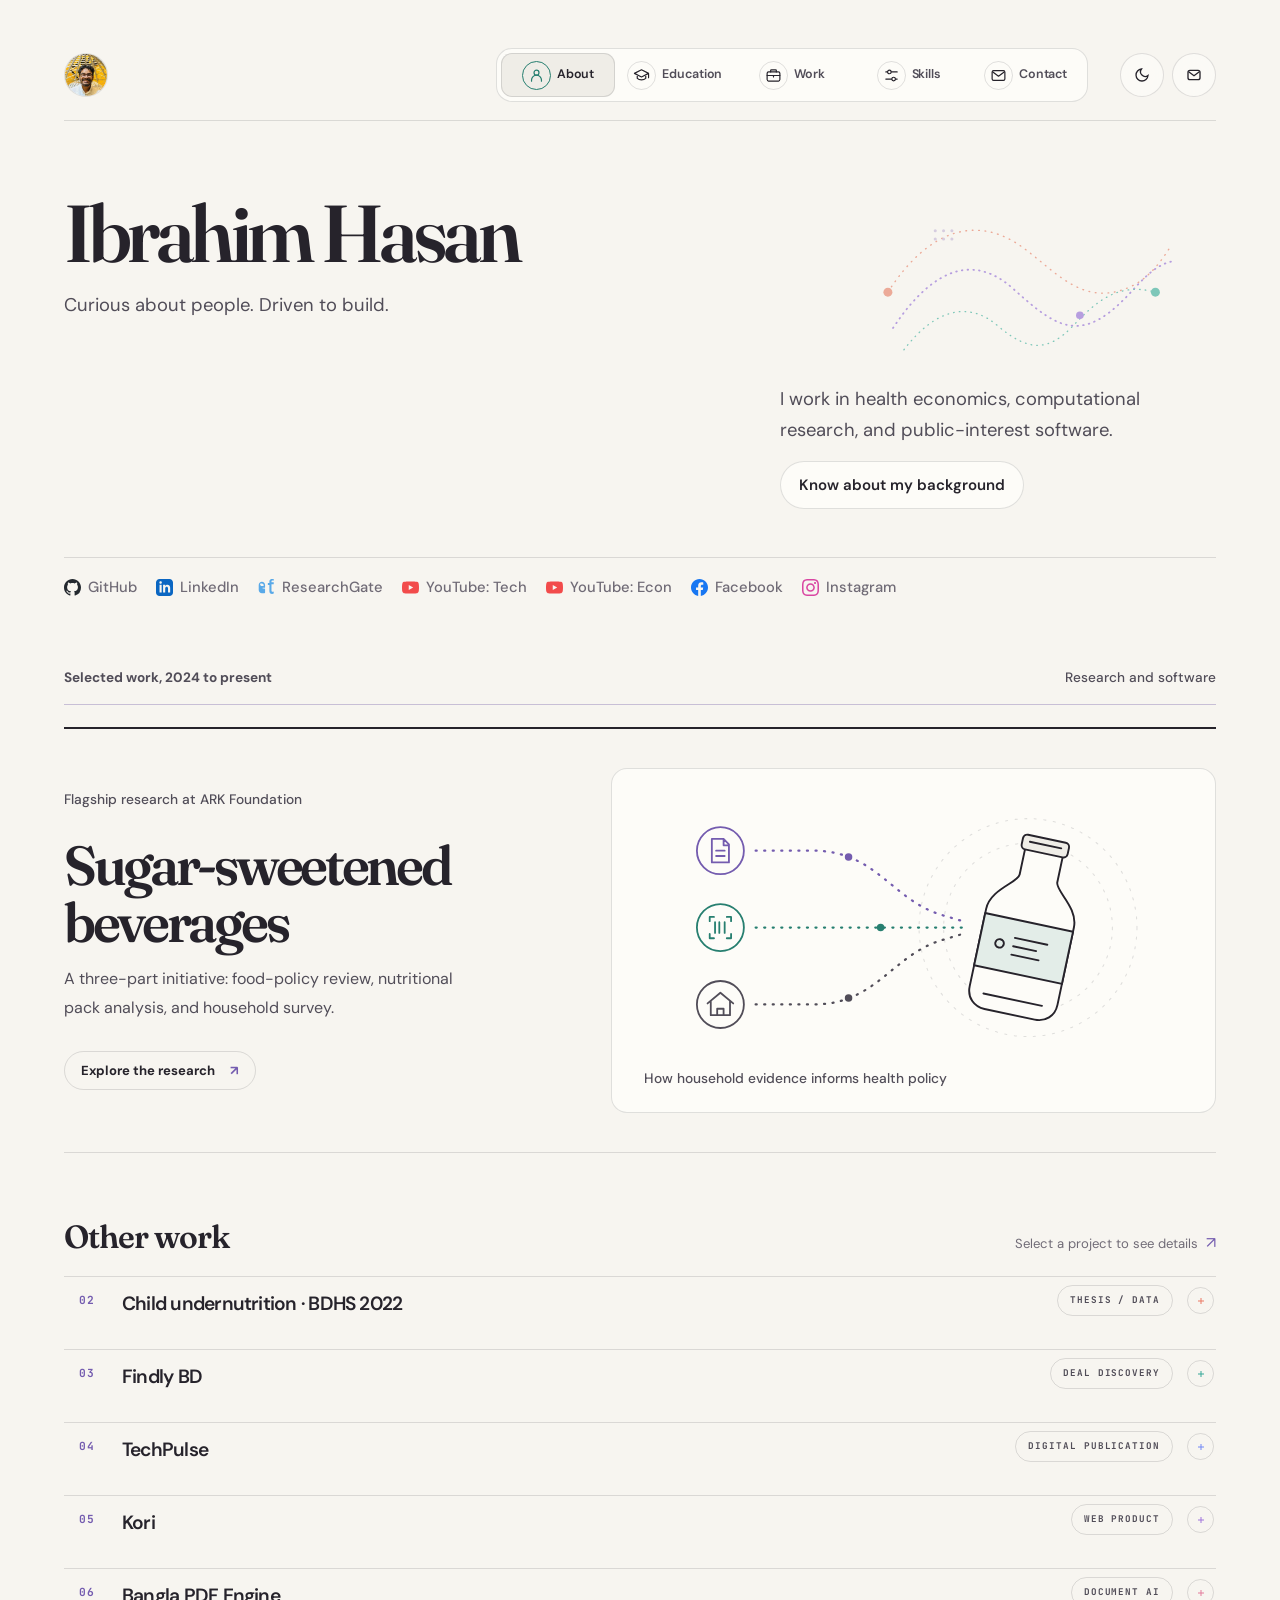
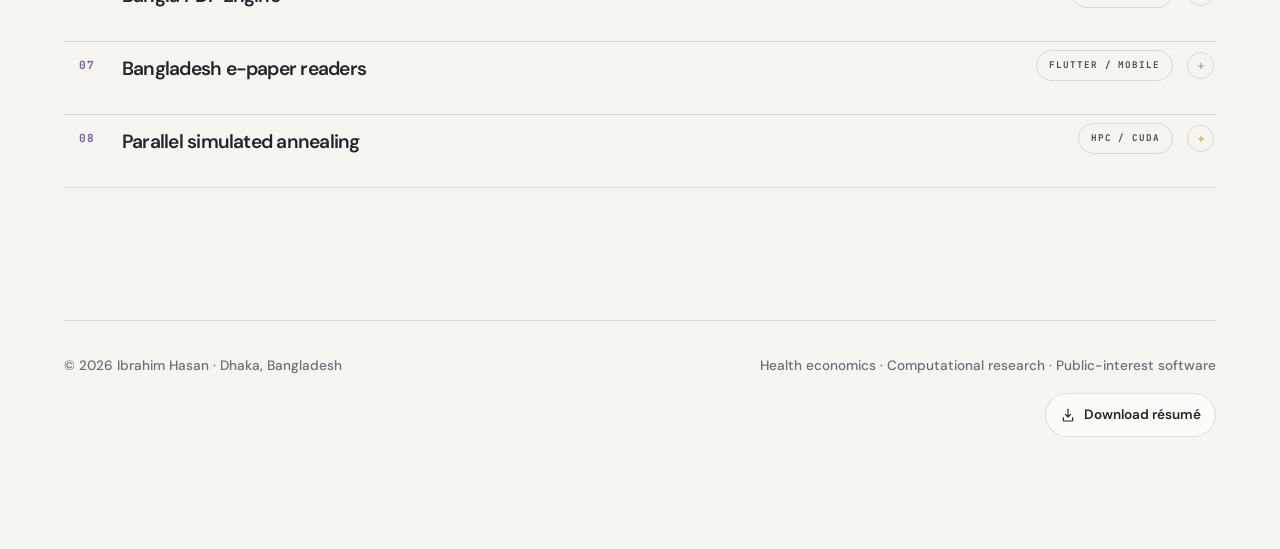
<file: index.html>
<!DOCTYPE html>
<html lang="en" data-theme="light">
<head>
  <meta charset="UTF-8">
  <style>html{background-color:#f7f5f0}html[data-theme="dark"]{background-color:#17161a}</style>
  <script>try{const savedTheme=localStorage.getItem('ih_theme');if(savedTheme==='dark'||savedTheme==='light')document.documentElement.setAttribute('data-theme',savedTheme)}catch{}</script>
  <meta name="viewport" content="width=device-width, initial-scale=1.0">
  <title>About Ibrahim Hasan — Economics, Research &amp; Building</title>
  <meta name="description" content="Ibrahim Hasan. Quantitative Health Researcher at ARK Foundation and M.S. Computational Sciences student at North South University. B.S.S. Economics from University of Dhaka.">
  <meta name="author" content="Ibrahim Hasan">
  <meta name="keywords" content="Ibrahim Hasan, Health Economics, Public Health, Econometrics, Flutter Developer, Bangladesh, BDHS, SSB Policy, HPC, North South University, University of Dhaka">
  
  <!-- Open Graph -->
  <meta property="og:type" content="website">
  <meta property="og:title" content="Ibrahim Hasan — Health Economist & Computational Systems Engineer">
  <meta property="og:description" content="Empirical health policy, advanced computational methods, and production open-source software.">
  
  <!-- Fonts -->
  <link rel="preconnect" href="https://fonts.googleapis.com">
  <link rel="preconnect" href="https://fonts.gstatic.com" crossorigin>
  <link href="https://fonts.googleapis.com/css2?family=DM+Sans:ital,opsz,wght@0,9..40,400;0,9..40,500;0,9..40,600;0,9..40,700;0,9..40,800;1,9..40,500;1,9..40,700&family=Fraunces:ital,opsz,wght@0,9..144,400;0,9..144,500;0,9..144,600;1,9..144,400;1,9..144,500;1,9..144,600&family=JetBrains+Mono:wght@400;500&display=swap" rel="stylesheet">
  
  <!-- Stylesheet -->
  <link rel="stylesheet" href="css/style.css?v=7.19">
</head>
<body data-page="about">
  <!-- Ambient Desktop Spotlight Layer (Emil Kowalski Widescreen Atmosphere) -->
  <div class="ambient-spotlight" id="ambient-spotlight" aria-hidden="true"></div>

  <div class="app-container">
    <!-- Top Header -->
    <header class="site-header">
      <div class="header-row">
        <div class="brand-mark">
          <img src="assets/ibrahim-hasan-avatar.jpg" alt="Ibrahim Hasan" width="44" height="44">
        </div>


        <nav class="site-nav" aria-label="Main navigation">
          <a class="site-nav-link" href="index.html" data-page-link="about" aria-current="page"><svg class="nav-icon" viewBox="0 0 24 24" aria-hidden="true"><circle cx="12" cy="8" r="3.5"/><path d="M5 20v-1.5a7 7 0 0 1 14 0V20"/></svg><span>About</span></a>
          <a class="site-nav-link" href="education.html" data-page-link="education"><svg class="nav-icon" viewBox="0 0 24 24" aria-hidden="true"><path d="m2 9 10-5 10 5-10 5-10-5Zm4 2v5c3 3 9 3 12 0v-5m4-2v6"/></svg><span>Education</span></a>
          <a class="site-nav-link" href="work.html" data-page-link="work"><svg class="nav-icon" viewBox="0 0 24 24" aria-hidden="true"><rect x="3" y="7" width="18" height="13" rx="2"/><path d="M8 7V5a1 1 0 0 1 1-1h6a1 1 0 0 1 1 1v2M3 12h18m-9 0v2"/></svg><span>Work</span></a>
          <a class="site-nav-link" href="skills.html" data-page-link="skills"><svg class="nav-icon" viewBox="0 0 24 24" aria-hidden="true"><path d="M4 7h16M4 17h16"/><circle cx="9" cy="7" r="2.5"/><circle cx="15" cy="17" r="2.5"/></svg><span>Skills</span></a>
          <a class="site-nav-link" href="contact.html" data-page-link="contact"><svg class="nav-icon" viewBox="0 0 24 24" aria-hidden="true"><rect x="3" y="5" width="18" height="14" rx="2"/><path d="m4 7 8 6 8-6"/></svg><span>Contact</span></a>
        </nav>

        <div class="header-actions">
          <!-- Theme Toggle -->
          <button id="theme-toggle" class="icon-btn" aria-label="Toggle visual theme" title="Toggle dark/light theme">
            <svg class="sun-icon" viewBox="0 0 24 24" width="16" height="16" fill="none" stroke="currentColor" stroke-width="2">
              <circle cx="12" cy="12" r="5"></circle>
              <line x1="12" y1="1" x2="12" y2="3"></line>
              <line x1="12" y1="21" x2="12" y2="23"></line>
              <line x1="4.22" y1="4.22" x2="5.64" y2="5.64"></line>
              <line x1="18.36" y1="18.36" x2="19.78" y2="19.78"></line>
              <line x1="1" y1="12" x2="3" y2="12"></line>
              <line x1="21" y1="12" x2="23" y2="12"></line>
              <line x1="4.22" y1="19.78" x2="5.64" y2="18.36"></line>
              <line x1="18.36" y1="5.64" x2="19.78" y2="4.22"></line>
            </svg>
            <svg class="moon-icon" viewBox="0 0 24 24" width="16" height="16" fill="none" stroke="currentColor" stroke-width="2">
              <path d="M21 12.79A9 9 0 1 1 11.21 3 7 7 0 0 0 21 12.79z"></path>
            </svg>
          </button>
<!-- Send Email -->
          <a class="icon-btn" href="mailto:ibrahimhasanzafar@gmail.com" title="Send an email" aria-label="Send an email">
            <svg viewBox="0 0 24 24" width="16" height="16" fill="none" stroke="currentColor" stroke-width="2" aria-hidden="true"><rect x="3" y="5" width="18" height="14" rx="3"></rect><path d="m4 7 8 6 8-6"></path></svg>
          </a>
        </div>
      </div>
    </header>

    <main>
      <!-- Hero / Bio -->
      <section class="portfolio-opening" id="hero">
        <div class="opening-heading">
          <h1>Ibrahim Hasan</h1>
          <p class="opening-tagline">Curious about people. Driven to build.</p>
        </div>
        <div class="opening-aside">
          <p>I work in health economics, computational research, and public-interest software.</p>
          <a class="hero-profile-link page-step-source" href="education.html" data-next-page><strong>Know about my background</strong></a>
          <figure class="page-art opening-art page-art--home" aria-hidden="true"><svg viewBox="0 0 460 280" focusable="false">
  <path class="home-flow home-flow-outer" d="M22 155c66-103 143-120 212-69 52 38 94 94 168 60 28-13 47-39 62-63" fill="none" stroke="#e78a72" stroke-width="2.2" stroke-linecap="round" stroke-dasharray="1 9"/>
  <path class="home-flow home-flow-middle" d="M30 211c66-100 130-113 187-62 51 45 89 81 145 42 42-29 62-74 103-84" fill="none" stroke="#9b79d8" stroke-width="2.8" stroke-linecap="round" stroke-dasharray="1 8"/>
  <path class="home-flow home-flow-inner" d="M47 245c52-68 104-74 146-38 48 41 79 41 117 2 34-36 70-71 130-54" fill="none" stroke="#4bb4a2" stroke-width="2" stroke-linecap="round" stroke-dasharray="1 8"/>
  <circle class="home-flow-node home-flow-node-a" cx="22" cy="155" r="7" fill="#e78a72"/><circle class="home-flow-node home-flow-node-b" cx="322" cy="191" r="6" fill="#9b79d8"/><circle class="home-flow-node home-flow-node-c" cx="440" cy="155" r="7" fill="#4bb4a2"/>
  <g fill="#b6a6cf" opacity=".72"><circle cx="96" cy="59" r="2.4"/><circle cx="109" cy="59" r="2.4"/><circle cx="122" cy="59" r="2.4"/><circle cx="96" cy="72" r="2.4"/><circle cx="109" cy="72" r="2.4"/><circle cx="122" cy="72" r="2.4"/></g>
</svg></figure>
        </div>
      </section>
      <div class="platform-links-strip opening-links">
          <a href="https://github.com/ibrahimhasan0012" target="_blank" rel="noopener noreferrer" class="platform-pill" title="GitHub Code Repositories">
            <svg viewBox="0 0 24 24" width="14" height="14" fill="currentColor"><path d="M12 0C5.37 0 0 5.37 0 12c0 5.31 3.435 9.795 8.205 11.385.6.105.825-.255.825-.57 0-.285-.015-1.23-.015-2.235-3.015.555-3.795-.735-4.035-1.41-.135-.345-.72-1.41-1.23-1.695-.42-.225-1.02-.78-.015-.795.945-.015 1.62.87 1.845 1.23 1.08 1.815 2.805 1.305 3.495.99.105-.78.42-1.305.765-1.605-2.67-.3-5.46-1.335-5.46-5.925 0-1.305.465-2.385 1.23-3.225-.12-.3-.54-1.53.12-3.18 0 0 1.005-.315 3.3 1.23.96-.27 1.98-.405 3-.405s2.04.135 3 .405c2.295-1.56 3.3-1.23 3.3-1.23.66 1.65.24 2.88.12 3.18.765.84 1.23 1.905 1.23 3.225 0 4.605-2.805 5.625-5.475 5.925.435.375.81 1.095.81 2.22 0 1.605-.015 2.895-.015 3.3 0 .315.225.69.825.57A12.02 12.02 0 0024 12c0-6.63-5.37-12-12-12z"/></svg>
            <span>GitHub</span>
          </a>
          <a href="https://www.linkedin.com/in/ibrahim-hasan-1492a7169/" target="_blank" rel="noopener noreferrer" class="platform-pill" title="LinkedIn Professional Network">
            <svg viewBox="0 0 24 24" width="14" height="14" fill="currentColor"><path d="M19 0h-14c-2.761 0-5 2.239-5 5v14c0 2.761 2.239 5 5 5h14c2.762 0 5-2.239 5-5v-14c0-2.761-2.238-5-5-5zm-11 19h-3v-11h3v11zm-1.5-12.268c-.966 0-1.75-.79-1.75-1.764s.784-1.764 1.75-1.764 1.75.79 1.75 1.764-.783 1.764-1.75 1.764zm13.5 12.268h-3v-5.604c0-3.368-4-3.113-4 0v5.604h-3v-11h3v1.765c1.396-2.586 7-2.777 7 2.476v6.759z"/></svg>
            <span>LinkedIn</span>
          </a>
          <a href="https://www.researchgate.net/profile/Ibrahim-Hasan-13?ev=hdr_xprf" target="_blank" rel="noopener noreferrer" class="platform-pill" title="ResearchGate Scientific Publications">
            <svg viewBox="0 0 24 24" width="14" height="14" fill="currentColor"><path d="M19.586 0c-.818 0-1.508.19-2.072.565-.563.377-.97.936-1.213 1.68-.101.313-.16.643-.18.99-.02.348-.03.71-.03 1.086v1.365h-2.185v2.855h2.185v8.57c0 1.25.32 2.213.96 2.89.64.676 1.58 1.014 2.82 1.014.86 0 1.64-.135 2.34-.405v-2.79c-.48.195-.98.293-1.5.293-.56 0-.98-.145-1.26-.435-.28-.29-.42-.775-.42-1.455v-8.683h3.18v-2.855h-3.18v-.93c0-.58.12-.99.36-1.23.24-.24.62-.36 1.14-.36.56 0 1.12.11 1.68.33v-2.82c-.64-.26-1.34-.39-2.1-.39zM5.5 4C3.015 4 1 6.015 1 8.5v7C1 17.985 3.015 20 5.5 20h3.5a1 1 0 001-1v-4.5a1 1 0 00-1-1H6.5v-1H9a1 1 0 001-1V8.5C10 6.015 7.985 4 5.5 4zm0 2.5c1.38 0 2.5 1.12 2.5 2.5v1H5.5c-1.38 0-2.5-1.12-2.5-2.5S4.12 6.5 5.5 6.5z"/></svg>
            <span>ResearchGate</span>
          </a>
          <a href="https://www.youtube.com/@mindovermachine-bd" target="_blank" rel="noopener noreferrer" class="platform-pill" title="Mind Over Machine (Tech Channel)">
            <svg viewBox="0 0 24 24" width="14" height="14" fill="currentColor"><path d="M23.498 6.186a3.016 3.016 0 0 0-2.122-2.136C19.505 3.545 12 3.545 12 3.545s-7.505 0-9.377.505A3.017 3.017 0 0 0 .502 6.186C0 8.07 0 12 0 12s0 3.93.502 5.814a3.016 3.016 0 0 0 2.122 2.136c1.871.505 9.376.505 9.376.505s7.505 0 9.377-.505a3.015 3.015 0 0 0 2.122-2.136C24 15.93 24 12 24 12s0-3.93-.502-5.814zM9.545 15.568V8.432L15.818 12l-6.273 3.568z"/></svg>
            <span>YouTube: Tech</span>
          </a>
          <a href="https://www.youtube.com/@ibrahimhasan8922" target="_blank" rel="noopener noreferrer" class="platform-pill" title="Ibrahim Hasan (Economics Channel)">
            <svg viewBox="0 0 24 24" width="14" height="14" fill="currentColor"><path d="M23.498 6.186a3.016 3.016 0 0 0-2.122-2.136C19.505 3.545 12 3.545 12 3.545s-7.505 0-9.377.505A3.017 3.017 0 0 0 .502 6.186C0 8.07 0 12 0 12s0 3.93.502 5.814a3.016 3.016 0 0 0 2.122 2.136c1.871.505 9.376.505 9.376.505s7.505 0 9.377-.505a3.015 3.015 0 0 0 2.122-2.136C24 15.93 24 12 24 12s0-3.93-.502-5.814zM9.545 15.568V8.432L15.818 12l-6.273 3.568z"/></svg>
            <span>YouTube: Econ</span>
          </a>
          <a href="https://www.facebook.com/ibrahimhasan.012/" target="_blank" rel="noopener noreferrer" class="platform-pill" title="Facebook Profile">
            <svg viewBox="0 0 24 24" width="14" height="14" fill="currentColor"><path d="M24 12.073c0-6.627-5.373-12-12-12s-12 5.373-12 12c0 5.99 4.388 10.954 10.125 11.854v-8.385H7.078v-3.47h3.047V9.43c0-3.007 1.792-4.669 4.533-4.669 1.312 0 2.686.235 2.686.235v2.953H15.83c-1.491 0-1.956.925-1.956 1.874v2.25h3.328l-.532 3.47h-2.796v8.385C19.612 23.027 24 18.062 24 12.073z"/></svg>
            <span>Facebook</span>
          </a>
          <a href="https://www.instagram.com/ibrahimhasan012/" target="_blank" rel="noopener noreferrer" class="platform-pill" title="Instagram Profile">
            <svg viewBox="0 0 24 24" width="14" height="14" fill="currentColor"><path d="M12 2.163c3.204 0 3.584.012 4.85.07 3.252.148 4.771 1.691 4.919 4.919.058 1.265.069 1.645.069 4.849 0 3.205-.012 3.584-.069 4.849-.149 3.225-1.664 4.771-4.919 4.919-1.266.058-1.644.07-4.85.07-3.204 0-3.584-.012-4.849-.07-3.26-.149-4.771-1.699-4.919-4.92-.058-1.265-.07-1.644-.07-4.849 0-3.204.013-3.583.07-4.849.149-3.227 1.664-4.771 4.919-4.919 1.266-.057 1.645-.069 4.849-.069zm0-2.163c-3.259 0-3.667.014-4.947.072-4.358.2-6.78 2.618-6.98 6.98-.059 1.281-.073 1.689-.073 4.948 0 3.259.014 3.668.072 4.948.2 4.358 2.618 6.78 6.98 6.98 1.281.058 1.689.072 4.948.072 3.259 0 3.668-.014 4.948-.072 4.354-.2 6.782-2.618 6.979-6.98.059-1.28.073-1.689.073-4.948 0-3.259-.014-3.667-.072-4.947-.196-4.354-2.617-6.78-6.979-6.98-1.281-.059-1.69-.073-4.949-.073zm0 5.838c-3.403 0-6.162 2.759-6.162 6.162s2.759 6.163 6.162 6.163 6.162-2.759 6.162-6.163c0-3.403-2.759-6.162-6.162-6.162zm0 10.162c-2.209 0-4-1.79-4-4 0-2.209 1.791-4 4-4s4 1.791 4 4c0 2.21-1.791 4-4 4zm6.406-11.845c-.796 0-1.441.645-1.441 1.44s.645 1.44 1.441 1.44c.795 0 1.439-.645 1.439-1.44s-.644-1.44-1.439-1.44z"/></svg>
            <span>Instagram</span>
          </a>
        </div>

      <!-- Work — one featured research project, with the rest revealed on demand -->
      <section class="content-section portfolio-section work-section" id="works">
        <div class="work-heading-line">
          <span class="eyebrow">Selected work, 2024 to present</span>
          <span class="eyebrow">Research and software</span>
        </div>

        <article class="ssb-feature">
          <div class="ssb-feature-copy">
            <div class="feature-meta"><span>Flagship research at ARK Foundation</span></div>
            <h2>Sugar-sweetened beverages</h2>
            <p>A three-part initiative: food-policy review, nutritional pack analysis, and household survey.</p>
            <button class="feature-link open-modal-btn" data-modal="modal-ssb">Explore the research <span aria-hidden="true">↗</span></button>
          </div>
          <figure class="ssb-feature-art">
            <svg class="ssb-field-illustration" viewBox="0 0 520 252" role="img" aria-labelledby="ssb-illustration-title" focusable="false">
              <title id="ssb-illustration-title">Food-policy review, pack analysis and household survey</title>
              <g fill="none" stroke="currentColor" stroke-linecap="round" stroke-linejoin="round">
                <circle class="ssb-field-orbit" cx="367" cy="126" r="102"/>
                <circle class="ssb-field-orbit" cx="367" cy="126" r="79"/>
                <g class="ssb-field-strand ssb-field-policy">
                  <path class="ssb-field-route" d="M112 54h54c60 0 74 48 123 61l20 6"/>
                  <circle cx="79" cy="54" r="22"/>
                  <path d="M74 43h8l5 5v17H71V43h3m8 0v6h5m-12 5h8m-8 5h8"/>
                  <circle class="ssb-field-point" cx="199" cy="60" r="3.5"/>
                </g>
                <g class="ssb-field-strand ssb-field-pack">
                  <path class="ssb-field-route" d="M112 126h196"/>
                  <circle cx="79" cy="126" r="22"/>
                  <path d="M69 120v-4h4m12 0h4v4m0 12v4h-4m-12 0h-4v-4m5-11v10m4-10v10m5-10v10"/>
                  <circle class="ssb-field-point" cx="229" cy="126" r="3.5"/>
                </g>
                <g class="ssb-field-strand ssb-field-household">
                  <path class="ssb-field-route" d="M112 198h54c60 0 74-48 123-61l20-6"/>
                  <circle cx="79" cy="198" r="22"/>
                  <path d="m67 197 12-10 12 10m-21-2v13h18v-13m-12 13v-6h6v6"/>
                  <circle class="ssb-field-point" cx="199" cy="192" r="3.5"/>
                </g>
                <g class="ssb-field-bottle" transform="rotate(12 367 126)">
                  <path class="ssb-bottle-body" d="M349 54h36v25c0 8 24 19 24 38v74c0 11-8 18-18 18h-48c-10 0-18-7-18-18v-74c0-19 24-30 24-38Z"/>
                  <rect class="ssb-bottle-cap" x="345" y="41" width="44" height="14" rx="4"/>
                  <path d="M352 47h30M339 195h56"/>
                  <path class="ssb-bottle-label" d="M325 121h84v50h-84Z"/>
                  <path d="M357 138h31m-31 8h22m-22 8h26"/>
                  <circle cx="344" cy="146" r="4"/>
                </g>
              </g>
            </svg>
            <figcaption>How household evidence informs health policy</figcaption>
          </figure>
        </article>

        <div class="work-index-heading"><h2>Other work</h2><span>Select a project to see details</span></div>
        <div class="work-index" id="work-index">
          <details class="work-reveal" data-work-reveal>
            <summary><span class="work-number">02</span><span class="work-icon"><svg viewBox="0 0 24 24" aria-hidden="true"><path d="M9 3.5h6l1.2 3.2 3.3 2.1-.6 4.2-2.7 2.5-.6 4H8.4l-.6-4-2.7-2.5-.6-4.2 3.3-2.1z"/><path d="M9 10h.01M15 10h.01M9.5 13.5c1.5 1.3 3.5 1.3 5 0"/></svg></span><span class="work-name">Child undernutrition · BDHS 2022</span><span class="work-kind">THESIS / DATA</span><span class="work-plus" aria-hidden="true"></span></summary>
            <div class="work-reveal-panel"><div class="work-reveal-inner"><p>Reproducible analysis of 8,500+ child records from the 2022 Bangladesh Demographic and Health Survey. Anthropometric Z-scores were validated against official benchmarks.</p><div class="work-reveal-foot"><span>R · Survey microdata · HAZ / WAZ / WHZ</span><span class="work-proof">8,500+ records</span></div></div></div>
          </details>
          <details class="work-reveal" data-work-reveal>
            <summary><span class="work-number">03</span><span class="work-icon"><svg viewBox="0 0 24 24" aria-hidden="true"><path d="M3 8.5 5 4h14l2 4.5v11a1 1 0 0 1-1 1H4a1 1 0 0 1-1-1z"/><path d="M3 8.5h18M8 12v3m4-3v3m4-3v3"/></svg></span><span class="work-name">Findly BD</span><span class="work-kind">DEAL DISCOVERY</span><span class="work-plus" aria-hidden="true"></span></summary>
            <div class="work-reveal-panel"><div class="work-reveal-inner"><p>A lightweight price and deal finder for Bangladesh’s tech retailers, with scheduled catalog refreshes and product tracking.</p><div class="work-reveal-foot"><span>Static site · JavaScript · GitHub Actions</span><a href="https://github.com/ibrahimhasan0012/findly" target="_blank" rel="noopener noreferrer">Repository ↗</a></div></div></div>
          </details>
          <details class="work-reveal" data-work-reveal>
            <summary><span class="work-number">04</span><span class="work-icon"><svg viewBox="0 0 24 24" aria-hidden="true"><rect x="3" y="4" width="18" height="16" rx="3"/><path d="M7 9h10M7 13h6M7 17h3"/><path d="m16 15 2 2 3-4"/></svg></span><span class="work-name">TechPulse</span><span class="work-kind">DIGITAL PUBLICATION</span><span class="work-plus" aria-hidden="true"></span></summary>
            <div class="work-reveal-panel"><div class="work-reveal-inner"><p>A modern technology news and insights website, built with Vite and React.</p><div class="work-reveal-foot"><span>React · Vite</span><a href="https://github.com/ibrahimhasan0012/TechPulse" target="_blank" rel="noopener noreferrer">Repository ↗</a></div></div></div>
          </details>
          <details class="work-reveal" data-work-reveal>
            <summary><span class="work-number">05</span><span class="work-icon"><svg viewBox="0 0 24 24" aria-hidden="true"><rect x="3" y="4" width="18" height="16" rx="3"/><path d="M3 9h18M9 9v11M7 6.5h.01M10 6.5h.01"/></svg></span><span class="work-name">Kori</span><span class="work-kind">WEB PRODUCT</span><span class="work-plus" aria-hidden="true"></span></summary>
            <div class="work-reveal-panel"><div class="work-reveal-inner"><p>A web project with a live product and source repository.</p><div class="work-reveal-foot"><span>Product interface</span><span><a href="https://kori-azure.vercel.app" target="_blank" rel="noopener noreferrer">Live site ↗</a> <a href="https://github.com/ibrahimhasan0012/Kori" target="_blank" rel="noopener noreferrer">Code ↗</a></span></div></div></div>
          </details>
          <details class="work-reveal" data-work-reveal>
            <summary><span class="work-number">06</span><span class="work-icon"><svg viewBox="0 0 24 24" aria-hidden="true"><path d="M7 3h7l5 5v13H7a2 2 0 0 1-2-2V5a2 2 0 0 1 2-2Z"/><path d="M14 3v6h5M9 13h6M9 17h6"/></svg></span><span class="work-name">Bangla PDF Engine</span><span class="work-kind">DOCUMENT AI</span><span class="work-plus" aria-hidden="true"></span></summary>
            <div class="work-reveal-panel"><div class="work-reveal-inner"><p>High-fidelity Bengali PDF OCR and text extraction built for bilingual document processing, tabular parsing, and scanned text extraction, with agentic coding toolchains.</p><div class="work-reveal-foot"><span>Python · OCR · PDF extraction · Agent skills</span><a href="https://github.com/ibrahimhasan0012/bangla-pdf-processor" target="_blank" rel="noopener noreferrer">Repository ↗</a></div></div></div>
          </details>
          <details class="work-reveal" data-work-reveal>
            <summary><span class="work-number">07</span><span class="work-icon"><svg viewBox="0 0 24 24" aria-hidden="true"><path d="M12 6.5C9.7 4.7 6.8 4.2 3.5 5v14c3.3-.8 6.2-.3 8.5 1.5M12 6.5c2.3-1.8 5.2-2.3 8.5-1.5v14c-3.3-.8-6.2-.3-8.5 1.5M12 6.5v14"/></svg></span><span class="work-name">Bangladesh e-paper readers</span><span class="work-kind">FLUTTER / MOBILE</span><span class="work-plus" aria-hidden="true"></span></summary>
            <div class="work-reveal-panel"><div class="work-reveal-inner"><p>Runner is a Flutter 3.x reader for Android and iOS, with high-resolution raster rendering, publication switching, offline caching, and clean architecture. Pataghar is a reader for Android, iOS, and Web with responsive layout, touch zoom, publication selection, and automated edition archiving.</p>
              <figure class="project-preview">
                <img src="assets/bd_epaper_preview.png" width="1600" height="920" loading="lazy" decoding="async" alt="Runner's newspaper library and broadsheet reader shown side by side">
                <figcaption>Runner e-paper reader preview</figcaption>
              </figure>
              <div class="work-reveal-foot"><span>One reading problem · two builds · Flutter / Dart</span><span><a href="https://github.com/ibrahimhasan0012/runner-epaper" target="_blank" rel="noopener noreferrer">Runner ↗</a> <a href="https://github.com/ibrahimhasan0012/pataghar" target="_blank" rel="noopener noreferrer">Pataghar ↗</a></span></div></div></div>
          </details>
          <details class="work-reveal" data-work-reveal>
            <summary><span class="work-number">08</span><span class="work-icon"><svg viewBox="0 0 24 24" aria-hidden="true"><path d="M4 19V5M4 19h17"/><path d="m7 15 4-4 3 2 5-7"/><circle cx="19" cy="6" r="1.5"/></svg></span><span class="work-name">Parallel simulated annealing</span><span class="work-kind">HPC / CUDA</span><span class="work-plus" aria-hidden="true"></span></summary>
            <div class="work-reveal-panel"><div class="work-reveal-inner"><p>Parallel optimization algorithms in C, OpenMP, and CUDA for combinatorial search, asynchronous cooling schedules, and multi-core GPU speedup benchmarks.</p><div class="work-reveal-foot"><span>C · OpenMP · CUDA</span><span>NSU</span></div></div></div>
          </details>
        </div>
      </section>

      <!-- Contact & Footer -->
      <footer class="site-footer">
        <div class="footer-meta">
          <span>© <span id="current-year">2026</span> Ibrahim Hasan · Dhaka, Bangladesh</span>
          <span>Health economics · Computational research · Public-interest software</span>
        </div>
        <a class="resume-download" href="assets/Ibrahim_Hasan_CV.pdf" download>
          <svg viewBox="0 0 24 24" width="16" height="16" fill="none" stroke="currentColor" stroke-width="1.75" stroke-linecap="round" stroke-linejoin="round" aria-hidden="true"><path d="M12 3v12m-4-4 4 4 4-4M5 16v4a1 1 0 0 0 1 1h12a1 1 0 0 0 1-1v-4"/></svg>
          <span>Download résumé</span>
        </a>
      </footer>
    </main>
  </div>

  <!-- Interactive Project & Research Modals -->
  <div class="modal-backdrop" id="modal-backdrop" aria-hidden="true">
    <div class="modal-dialog" role="dialog" aria-modal="true" aria-labelledby="modal-title">
      <button class="modal-close-btn" id="modal-close-btn" aria-label="Close dialog">&times;</button>
      <div class="modal-content-container" id="modal-dynamic-content">
        <!-- Injected dynamically via JavaScript -->
      </div>
    </div>
  </div>

  <!-- Toast Notification Container -->
  <div class="toast-container" id="toast-container" aria-live="polite"></div>

  <!-- App Script -->
  <script src="js/main.js?v=6.2"></script>
</body>
</html>
</file>
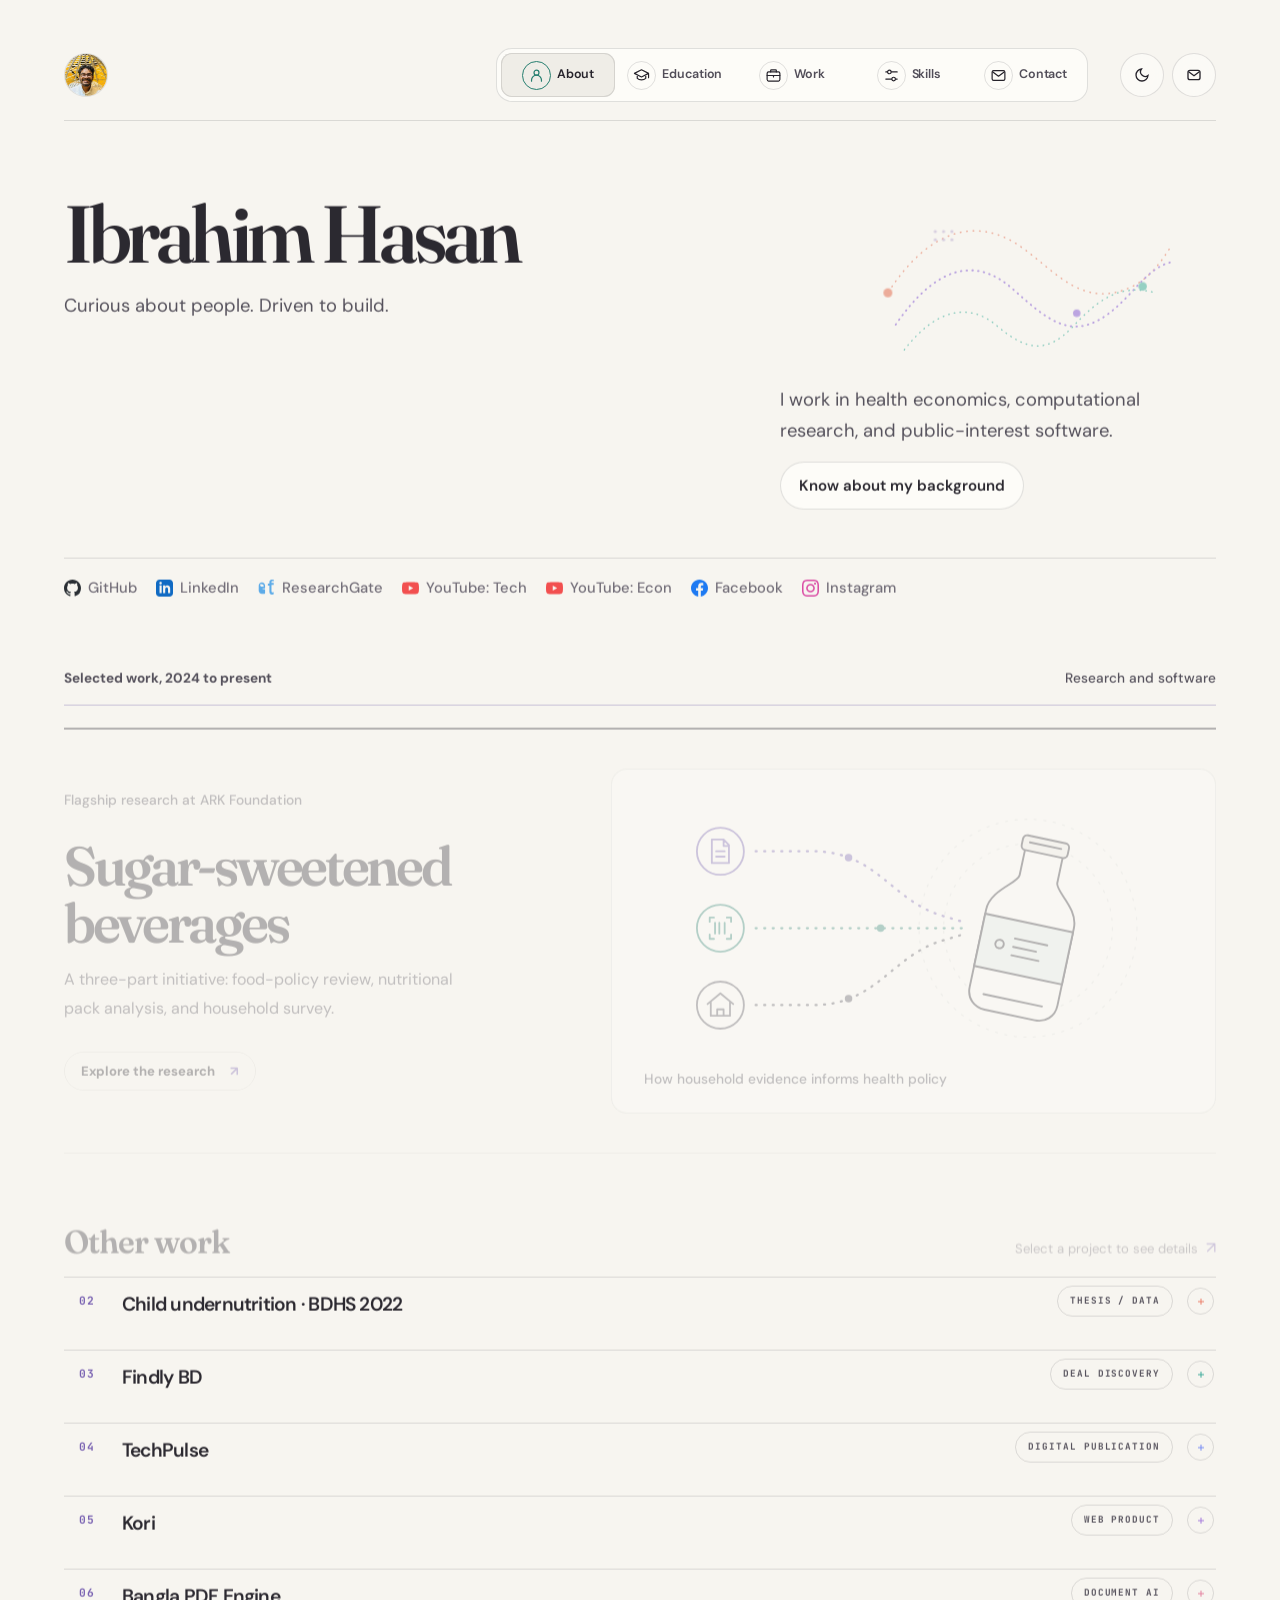
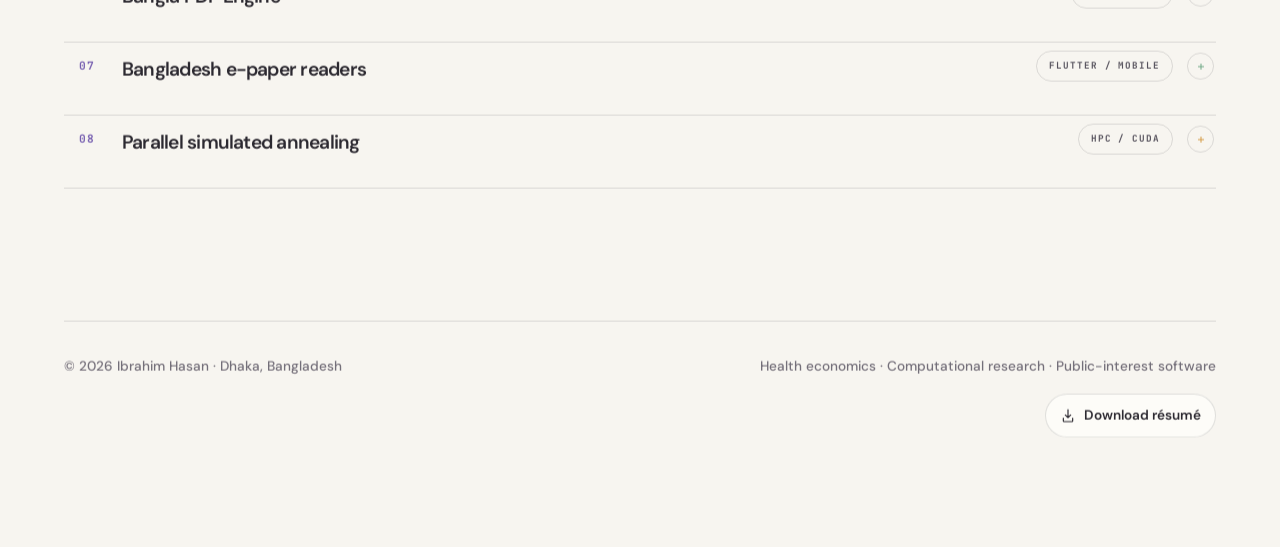
<file: about.html>
<!DOCTYPE html>
<html lang="en">
<head>
  <meta charset="UTF-8">
  <style>html{background-color:#f7f5f0}html[data-theme="dark"]{background-color:#17161a}</style>
  <script>try{const savedTheme=localStorage.getItem('ih_theme');if(savedTheme==='dark'||savedTheme==='light')document.documentElement.setAttribute('data-theme',savedTheme)}catch{}</script>
  <meta http-equiv="refresh" content="0; url=index.html">
  <link rel="canonical" href="index.html">
  <meta name="robots" content="noindex">
  <title>About · Ibrahim Hasan</title>
</head>
<body>
  <p>This page has moved to <a href="index.html">About Ibrahim</a>.</p>
</body>
</html>
</file>
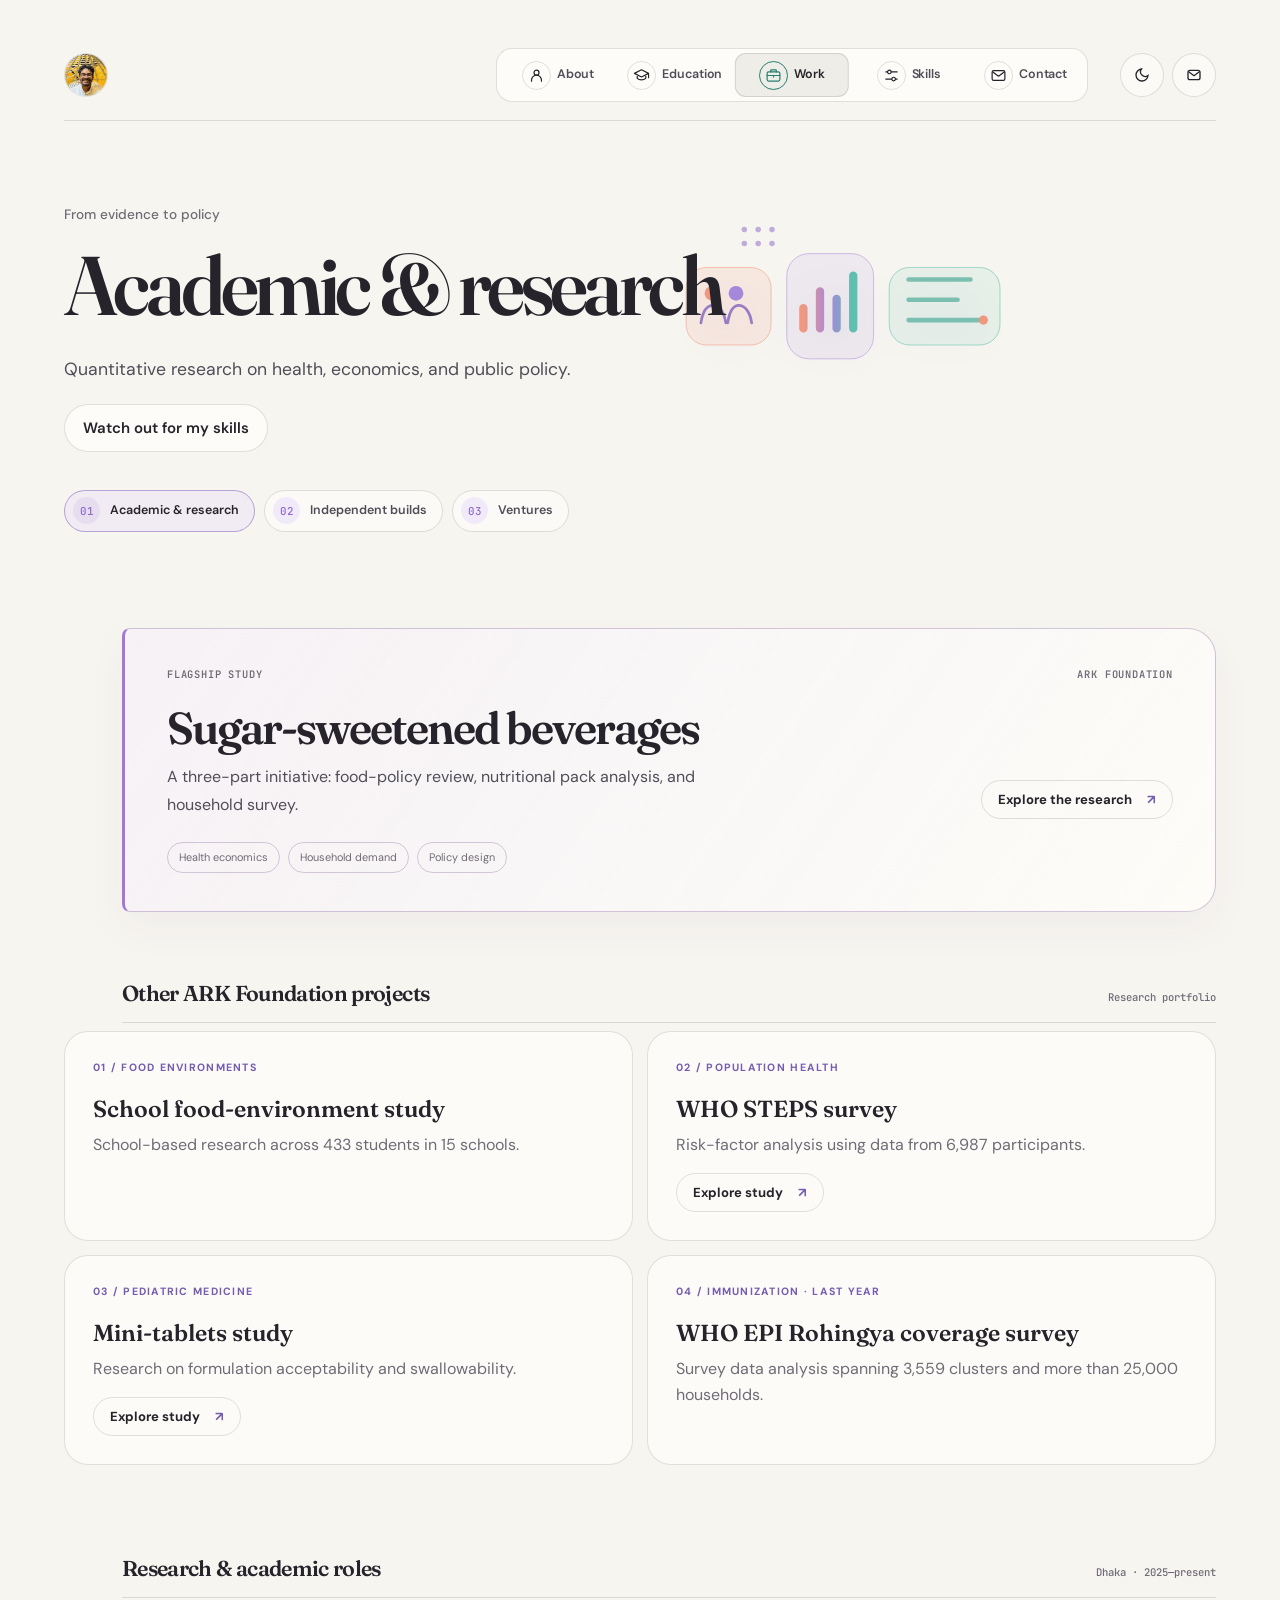
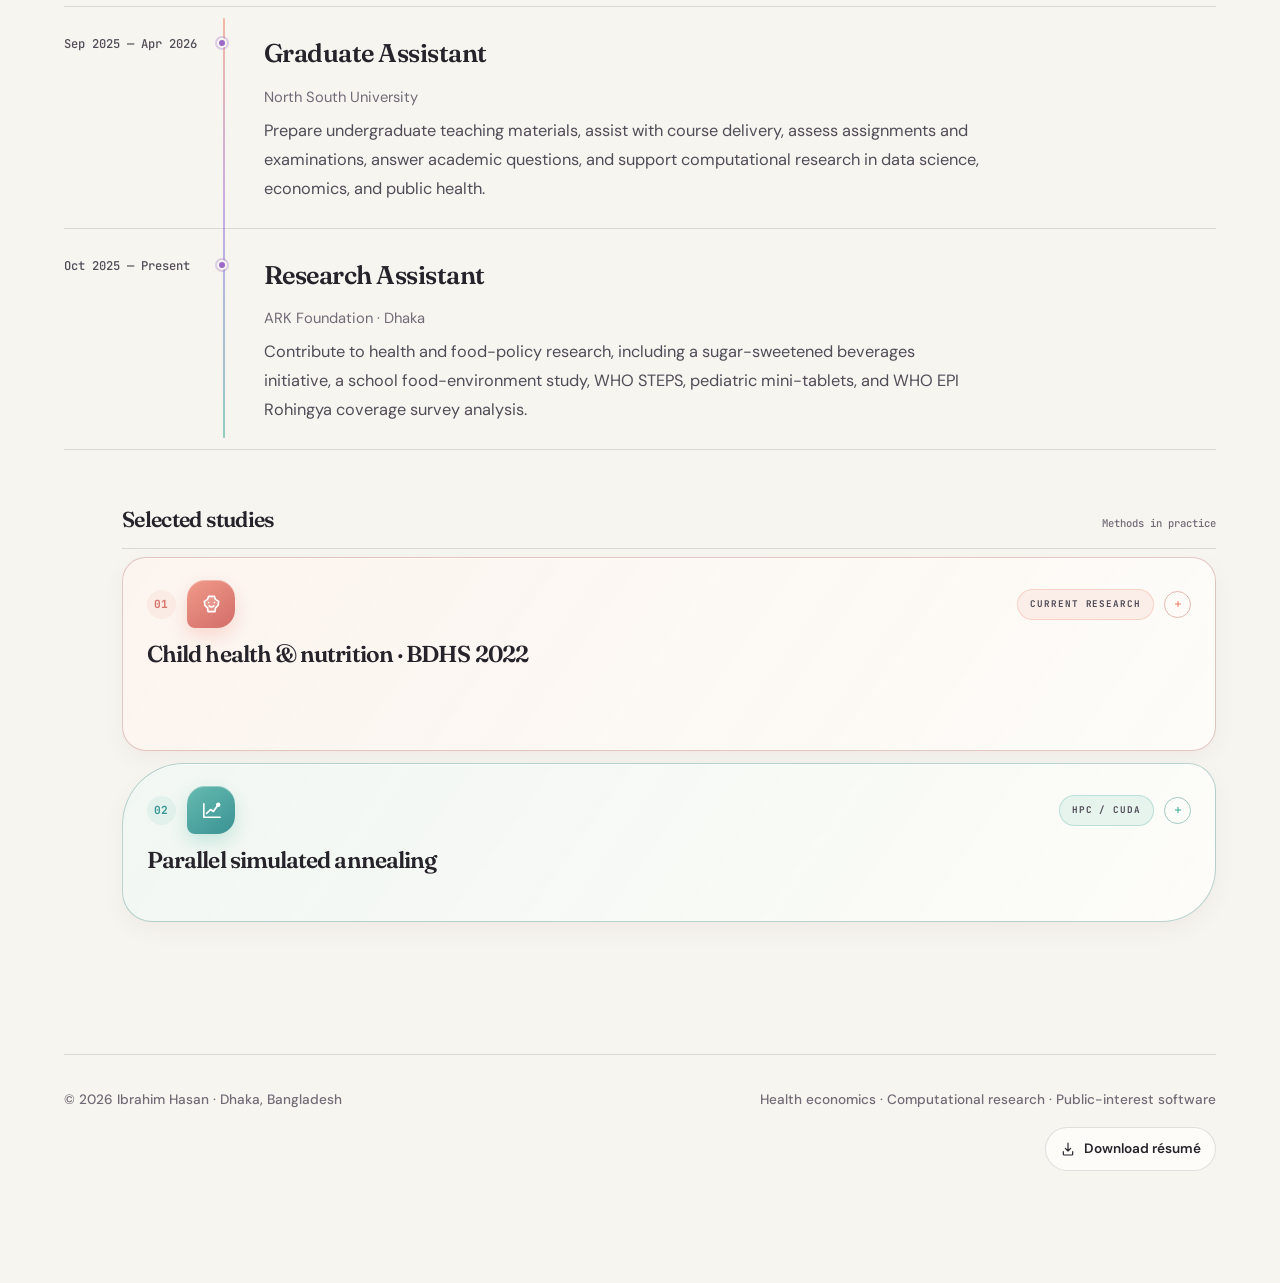
<file: academic-research.html>
<!DOCTYPE html>
<html lang="en" data-theme="light">
<head>
  <meta charset="UTF-8">
  <style>html{background-color:#f7f5f0}html[data-theme="dark"]{background-color:#17161a}</style>
  <script>try{const savedTheme=localStorage.getItem('ih_theme');if(savedTheme==='dark'||savedTheme==='light')document.documentElement.setAttribute('data-theme',savedTheme)}catch{}</script>
  <meta name="viewport" content="width=device-width, initial-scale=1.0">
  <title>Academic &amp; Research · Ibrahim Hasan</title>
  <meta name="description" content="Health economics, public policy research, academic roles, and selected computational studies by Ibrahim Hasan.">
  <meta name="author" content="Ibrahim Hasan">
  <link rel="preconnect" href="https://fonts.googleapis.com">
  <link rel="preconnect" href="https://fonts.gstatic.com" crossorigin>
  <link href="https://fonts.googleapis.com/css2?family=DM+Sans:ital,opsz,wght@0,9..40,400;0,9..40,500;0,9..40,600;0,9..40,700;0,9..40,800;1,9..40,500;1,9..40,700&family=Fraunces:ital,opsz,wght@0,9..144,400;0,9..144,500;0,9..144,600;1,9..144,400;1,9..144,500;1,9..144,600&family=JetBrains+Mono:wght@400;500&display=swap" rel="stylesheet">
  <link rel="stylesheet" href="css/style.css?v=7.19">
</head>
<body data-page="work">
  <div class="app-container">
    <header class="site-header">
      <div class="header-row">
        <div class="brand-mark">
          <img src="assets/ibrahim-hasan-avatar.jpg" alt="Ibrahim Hasan" width="44" height="44">
        </div>


        <nav class="site-nav" aria-label="Main navigation">
          <a class="site-nav-link" href="index.html" data-page-link="about"><svg class="nav-icon" viewBox="0 0 24 24" aria-hidden="true"><circle cx="12" cy="8" r="3.5"/><path d="M5 20v-1.5a7 7 0 0 1 14 0V20"/></svg><span>About</span></a>
          <a class="site-nav-link" href="education.html" data-page-link="education"><svg class="nav-icon" viewBox="0 0 24 24" aria-hidden="true"><path d="m2 9 10-5 10 5-10 5-10-5Zm4 2v5c3 3 9 3 12 0v-5m4-2v6"/></svg><span>Education</span></a>
          <a class="site-nav-link" href="work.html" data-page-link="work" aria-current="page"><svg class="nav-icon" viewBox="0 0 24 24" aria-hidden="true"><rect x="3" y="7" width="18" height="13" rx="2"/><path d="M8 7V5a1 1 0 0 1 1-1h6a1 1 0 0 1 1 1v2M3 12h18m-9 0v2"/></svg><span>Work</span></a>
          <a class="site-nav-link" href="skills.html" data-page-link="skills"><svg class="nav-icon" viewBox="0 0 24 24" aria-hidden="true"><path d="M4 7h16M4 17h16"/><circle cx="9" cy="7" r="2.5"/><circle cx="15" cy="17" r="2.5"/></svg><span>Skills</span></a>
          <a class="site-nav-link" href="contact.html" data-page-link="contact"><svg class="nav-icon" viewBox="0 0 24 24" aria-hidden="true"><rect x="3" y="5" width="18" height="14" rx="2"/><path d="m4 7 8 6 8-6"/></svg><span>Contact</span></a>
        </nav>

        <div class="header-actions">
          <!-- Theme Toggle -->
          <button id="theme-toggle" class="icon-btn" aria-label="Toggle visual theme" title="Toggle dark/light theme">
            <svg class="sun-icon" viewBox="0 0 24 24" width="16" height="16" fill="none" stroke="currentColor" stroke-width="2">
              <circle cx="12" cy="12" r="5"></circle>
              <line x1="12" y1="1" x2="12" y2="3"></line>
              <line x1="12" y1="21" x2="12" y2="23"></line>
              <line x1="4.22" y1="4.22" x2="5.64" y2="5.64"></line>
              <line x1="18.36" y1="18.36" x2="19.78" y2="19.78"></line>
              <line x1="1" y1="12" x2="3" y2="12"></line>
              <line x1="21" y1="12" x2="23" y2="12"></line>
              <line x1="4.22" y1="19.78" x2="5.64" y2="18.36"></line>
              <line x1="18.36" y1="5.64" x2="19.78" y2="4.22"></line>
            </svg>
            <svg class="moon-icon" viewBox="0 0 24 24" width="16" height="16" fill="none" stroke="currentColor" stroke-width="2">
              <path d="M21 12.79A9 9 0 1 1 11.21 3 7 7 0 0 0 21 12.79z"></path>
            </svg>
          </button>
<!-- Send Email -->
          <a class="icon-btn" href="mailto:ibrahimhasanzafar@gmail.com" title="Send an email" aria-label="Send an email">
            <svg viewBox="0 0 24 24" width="16" height="16" fill="none" stroke="currentColor" stroke-width="2" aria-hidden="true"><rect x="3" y="5" width="18" height="14" rx="3"></rect><path d="m4 7 8 6 8-6"></path></svg>
          </a>
        </div>
      </div>
    </header>
    <main>
      <section class="page-intro work-detail-intro">
        <p class="eyebrow">From evidence to policy</p>
        <h1>Academic &amp; <span>research</span></h1>
        <p>Quantitative research on health, economics, and public policy.</p>
        <a class="hero-profile-link page-step-source" href="skills.html" data-next-page><strong>Watch out for my skills</strong></a>
        <figure class="page-art work-detail-art work-detail-art--research" aria-hidden="true"><svg viewBox="0 0 390 250" focusable="false"><defs><linearGradient id="research-flow" x1="0" x2="1"><stop stop-color="#ee8b70"/><stop offset=".52" stop-color="#9b79d8"/><stop offset="1" stop-color="#49b9a5"/></linearGradient></defs><path class="detail-route" d="M35 127h92m20 0h91m20 0h91" fill="none" stroke="url(#research-flow)" stroke-width="3" stroke-linecap="round" stroke-dasharray="2 9"/><rect x="24" y="85" width="92" height="84" rx="22" fill="rgba(236,128,105,.13)" stroke="#ee8b70" stroke-opacity=".6"/><circle class="detail-node" cx="52" cy="113" r="8" fill="#ee8b70"/><circle class="detail-node detail-node--delay" cx="78" cy="113" r="8" fill="#9b79d8"/><path d="M40 145c2-13 7-19 13-19s12 6 14 19m2 0c2-13 6-19 12-19s12 6 14 19" fill="none" stroke="#8c6dbd" stroke-width="3" stroke-linecap="round"/><rect x="133" y="70" width="94" height="114" rx="24" fill="rgba(151,117,220,.1)" stroke="#9b79d8" stroke-opacity=".55"/><path d="M151 151v-22m18 22V111m18 40v-32m18 32V94" stroke="url(#research-flow)" stroke-width="9" stroke-linecap="round"/><rect x="244" y="85" width="120" height="84" rx="22" fill="rgba(73,185,165,.11)" stroke="#49b9a5" stroke-opacity=".6"/><path d="M265 142h76m-76-22h53m-53-22h67" stroke="#49a997" stroke-width="5" stroke-linecap="round" opacity=".78"/><circle cx="346" cy="142" r="5" fill="#ee8b70"/><g fill="#a58bd3" opacity=".78"><circle cx="87" cy="44" r="3"/><circle cx="102" cy="44" r="3"/><circle cx="117" cy="44" r="3"/><circle cx="87" cy="59" r="3"/><circle cx="102" cy="59" r="3"/><circle cx="117" cy="59" r="3"/></g></svg></figure>
        <nav class="work-jump" aria-label="Work areas"><a href="academic-research.html" aria-current="page"><span>01</span>Academic &amp; research</a><a href="independent-builds.html"><span>02</span>Independent builds</a><a href="ventures.html"><span>03</span>Ventures</a></nav>
      </section>

      <section class="content-section work-track work-track--research" id="academic-research" aria-labelledby="research-title">
          <article class="research-highlight">
          <div class="research-highlight-meta"><span>FLAGSHIP STUDY</span><span>ARK FOUNDATION</span></div>
          <div class="research-highlight-body"><div><h3>Sugar-sweetened beverages</h3><p>A three-part initiative: food-policy review, nutritional pack analysis, and household survey.</p></div><button class="feature-link open-modal-btn" data-modal="modal-ssb">Explore the research <span aria-hidden="true">↗</span></button></div>
          <div class="research-tags"><span>Health economics</span><span>Household demand</span><span>Policy design</span></div>
        </article>
        <section class="ark-workstreams" aria-labelledby="ark-workstreams-title">
          <div class="track-subheading"><h3 id="ark-workstreams-title">Other ARK Foundation projects</h3><span>Research portfolio</span></div>
          <div class="ark-workstreams-grid">
            <article class="ark-workstream"><span class="ark-workstream-index">01 / FOOD ENVIRONMENTS</span><h4>School food-environment study</h4><p>School-based research across 433 students in 15 schools.</p></article>
            <article class="ark-workstream"><span class="ark-workstream-index">02 / POPULATION HEALTH</span><h4>WHO STEPS survey</h4><p>Risk-factor analysis using data from 6,987 participants.</p><button class="feature-link open-modal-btn" data-modal="modal-steps">Explore study <span aria-hidden="true">↗</span></button></article>
            <article class="ark-workstream"><span class="ark-workstream-index">03 / PEDIATRIC MEDICINE</span><h4>Mini-tablets study</h4><p>Research on formulation acceptability and swallowability.</p><button class="feature-link open-modal-btn" data-modal="modal-minitablets">Explore study <span aria-hidden="true">↗</span></button></article>
            <article class="ark-workstream"><span class="ark-workstream-index">04 / IMMUNIZATION · LAST YEAR</span><h4>WHO EPI Rohingya coverage survey</h4><p>Survey data analysis spanning 3,559 clusters and more than 25,000 households.</p></article>
          </div>
        </section>
        <div class="track-subheading"><h3>Research &amp; academic roles</h3><span>Dhaka · 2025—present</span></div>
        <div class="trajectory-list work-timeline"><div class="trajectory-item"><span class="trajectory-period">Sep 2025 — Apr 2026</span><div><h3 class="trajectory-role">Graduate Assistant</h3><div class="trajectory-org">North South University</div><p class="trajectory-desc">Prepare undergraduate teaching materials, assist with course delivery, assess assignments and examinations, answer academic questions, and support computational research in data science, economics, and public health.</p></div></div>
<div class="trajectory-item"><span class="trajectory-period">Oct 2025 — Present</span><div><h3 class="trajectory-role">Research Assistant</h3><div class="trajectory-org">ARK Foundation · Dhaka</div><p class="trajectory-desc">Contribute to health and food-policy research, including a sugar-sweetened beverages initiative, a school food-environment study, WHO STEPS, pediatric mini-tablets, and WHO EPI Rohingya coverage survey analysis.</p></div></div></div>
        <div class="track-subheading"><h3>Selected studies</h3><span>Methods in practice</span></div>
        <div class="work-index work-index--single"><details class="work-reveal" data-work-reveal>
            <summary><span class="work-number">01</span><span class="work-icon"><svg viewBox="0 0 24 24" aria-hidden="true"><path d="M9 3.5h6l1.2 3.2 3.3 2.1-.6 4.2-2.7 2.5-.6 4H8.4l-.6-4-2.7-2.5-.6-4.2 3.3-2.1z"/><path d="M9 10h.01M15 10h.01M9.5 13.5c1.5 1.3 3.5 1.3 5 0"/></svg></span><span class="work-name">Child health &amp; nutrition · BDHS 2022</span><span class="work-kind">CURRENT RESEARCH</span><span class="work-plus" aria-hidden="true"></span></summary>
            <div class="work-reveal-panel"><div class="work-reveal-inner"><p>Current research analyzing 8,500+ child records from the 2022 Bangladesh Demographic and Health Survey, with anthropometric Z-scores validated against official benchmarks.</p><div class="work-reveal-foot"><span>R · Survey microdata · HAZ / WAZ / WHZ</span><span class="work-proof">8,500+ records</span></div></div></div>
          </details><details class="work-reveal" data-work-reveal>
            <summary><span class="work-number">02</span><span class="work-icon"><svg viewBox="0 0 24 24" aria-hidden="true"><path d="M4 19V5M4 19h17"/><path d="m7 15 4-4 3 2 5-7"/><circle cx="19" cy="6" r="1.5"/></svg></span><span class="work-name">Parallel simulated annealing</span><span class="work-kind">HPC / CUDA</span><span class="work-plus" aria-hidden="true"></span></summary>
            <div class="work-reveal-panel"><div class="work-reveal-inner"><p>Parallel optimization algorithms in C, OpenMP, and CUDA for combinatorial search, asynchronous cooling schedules, and multi-core GPU speedup benchmarks.</p><div class="work-reveal-foot"><span>C · OpenMP · CUDA</span><span>NSU</span></div></div></div>
          </details></div>
      </section>
      <footer class="site-footer">
        <div class="footer-meta">
          <span>© <span id="current-year">2026</span> Ibrahim Hasan · Dhaka, Bangladesh</span>
          <span>Health economics · Computational research · Public-interest software</span>
        </div>
        <a class="resume-download" href="assets/Ibrahim_Hasan_CV.pdf" download>
          <svg viewBox="0 0 24 24" width="16" height="16" fill="none" stroke="currentColor" stroke-width="1.75" stroke-linecap="round" stroke-linejoin="round" aria-hidden="true"><path d="M12 3v12m-4-4 4 4 4-4M5 16v4a1 1 0 0 0 1 1h12a1 1 0 0 0 1-1v-4"/></svg>
          <span>Download résumé</span>
        </a>
      </footer>

    </main>
  </div>
    <!-- Interactive Project & Research Modals -->
  <div class="modal-backdrop" id="modal-backdrop" aria-hidden="true">
    <div class="modal-dialog" role="dialog" aria-modal="true" aria-labelledby="modal-title">
      <button class="modal-close-btn" id="modal-close-btn" aria-label="Close dialog">&times;</button>
      <div class="modal-content-container" id="modal-dynamic-content">
        <!-- Injected dynamically via JavaScript -->
      </div>
    </div>
  </div>


  <!-- Toast Notification Container -->
  <div class="toast-container" id="toast-container" aria-live="polite"></div>
  <script src="js/main.js?v=6.2"></script>
</body>
</html>
</file>
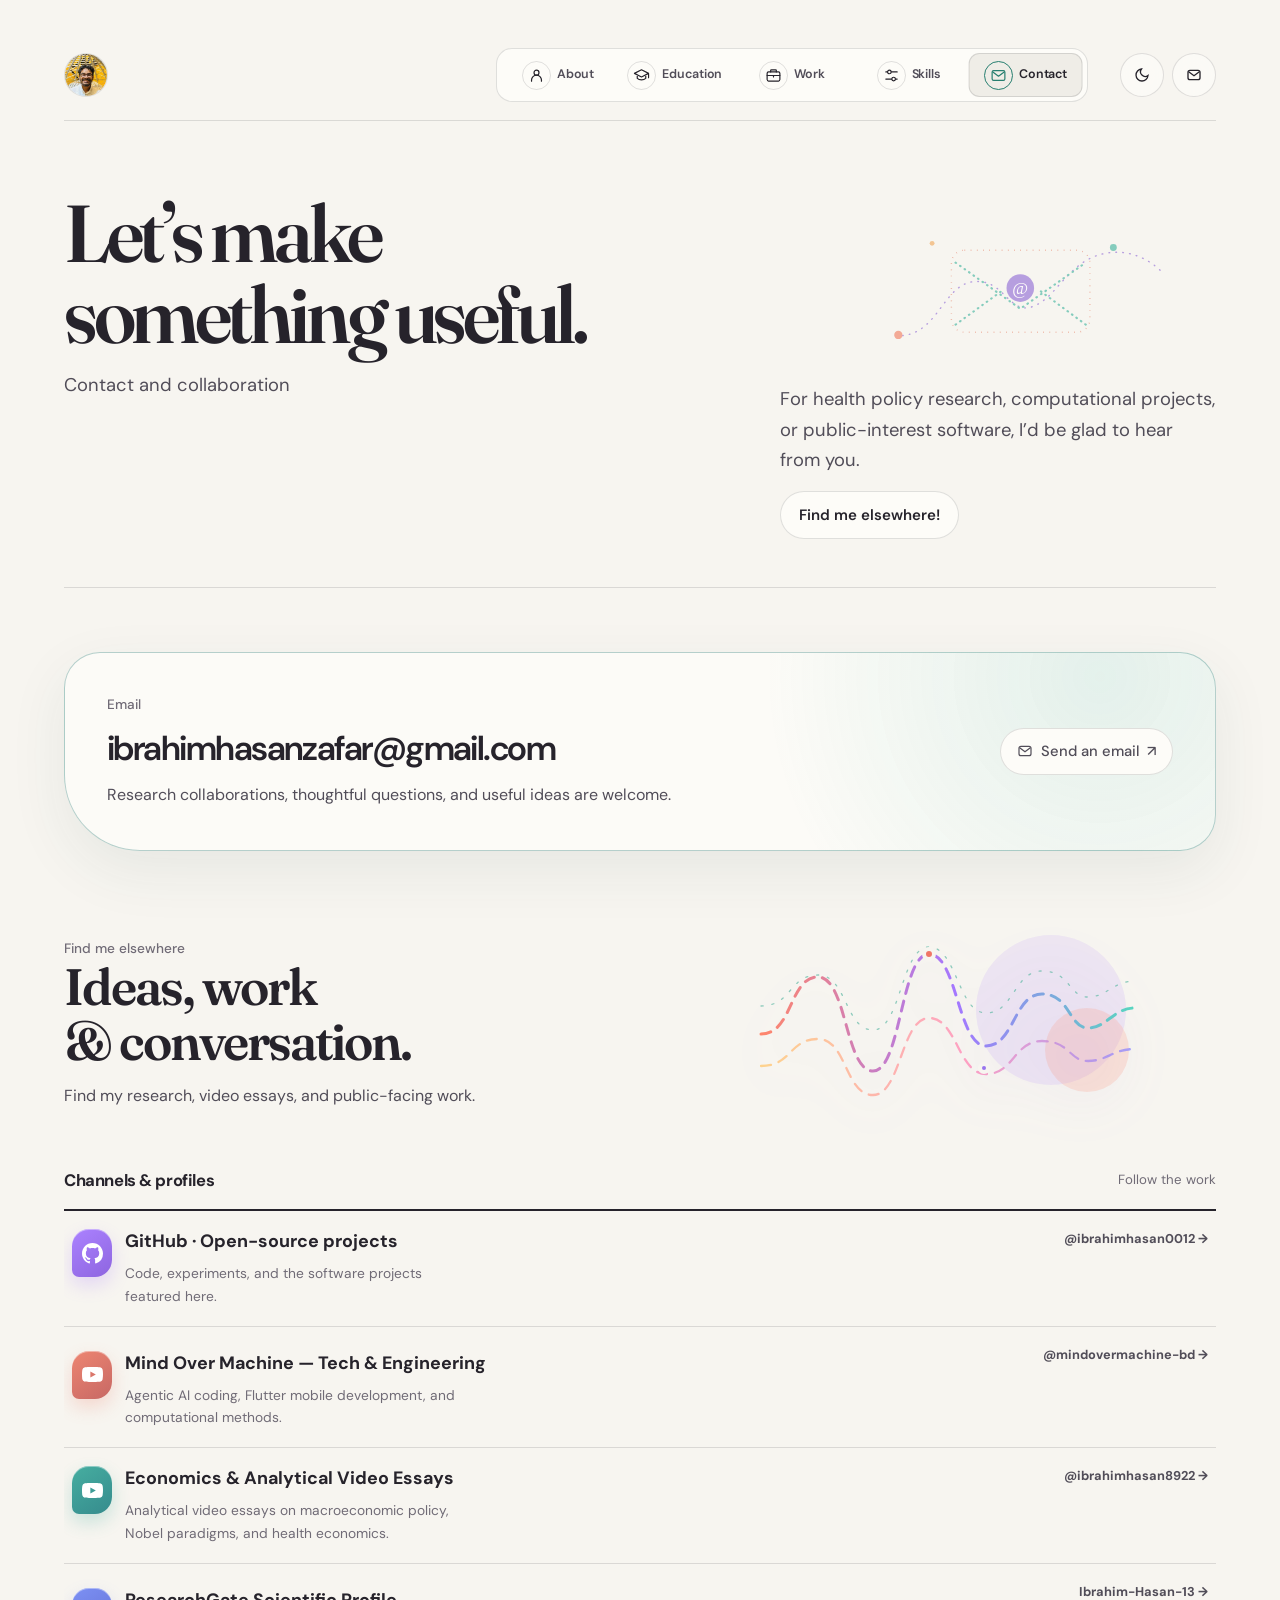
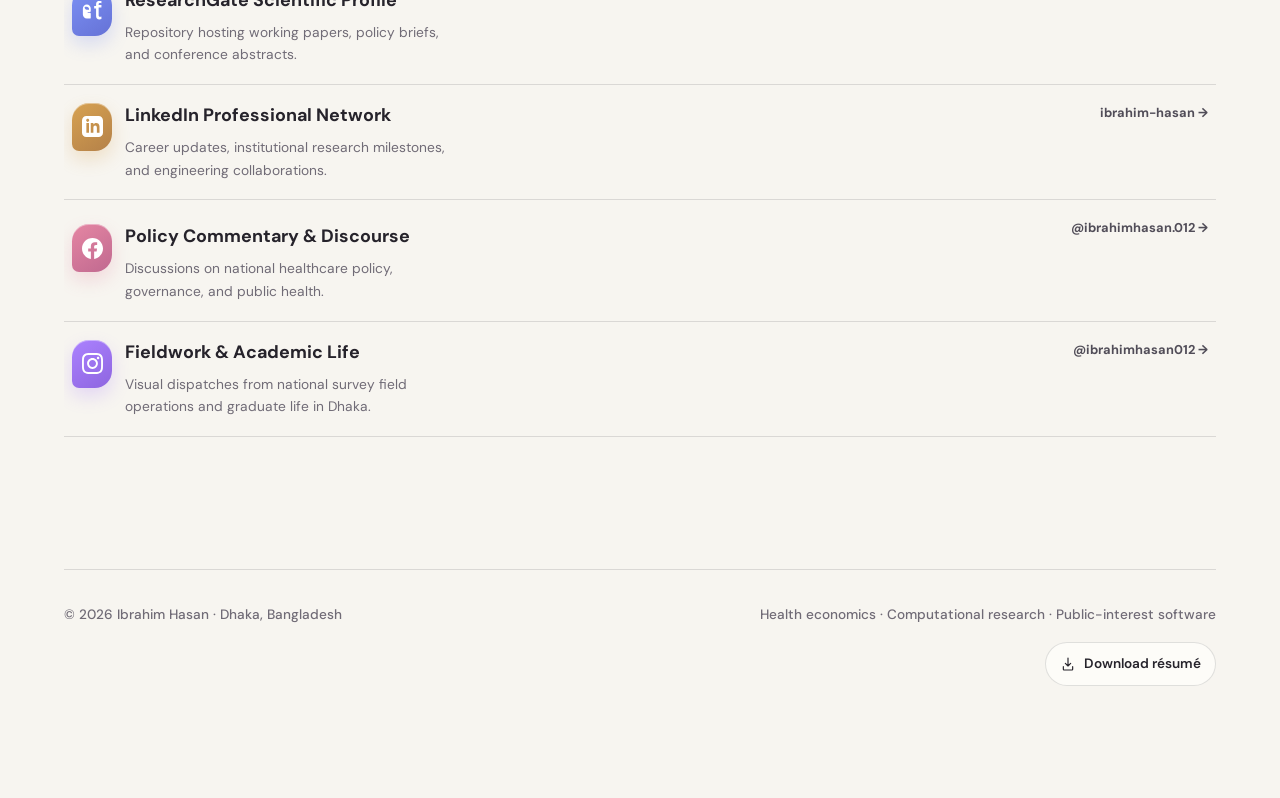
<file: channels.html>
<!DOCTYPE html>
<html lang="en">
<head>
  <meta charset="UTF-8">
  <style>html{background-color:#f7f5f0}html[data-theme="dark"]{background-color:#17161a}</style>
  <script>try{const savedTheme=localStorage.getItem('ih_theme');if(savedTheme==='dark'||savedTheme==='light')document.documentElement.setAttribute('data-theme',savedTheme)}catch{}</script>
  <meta http-equiv="refresh" content="0; url=contact.html#channels">
  <link rel="canonical" href="contact.html#channels">
  <meta name="robots" content="noindex">
  <title>Channels · Ibrahim Hasan</title>
</head>
<body>
  <p>Channels have moved to <a href="contact.html#channels">Contact</a>.</p>
</body>
</html>
</file>
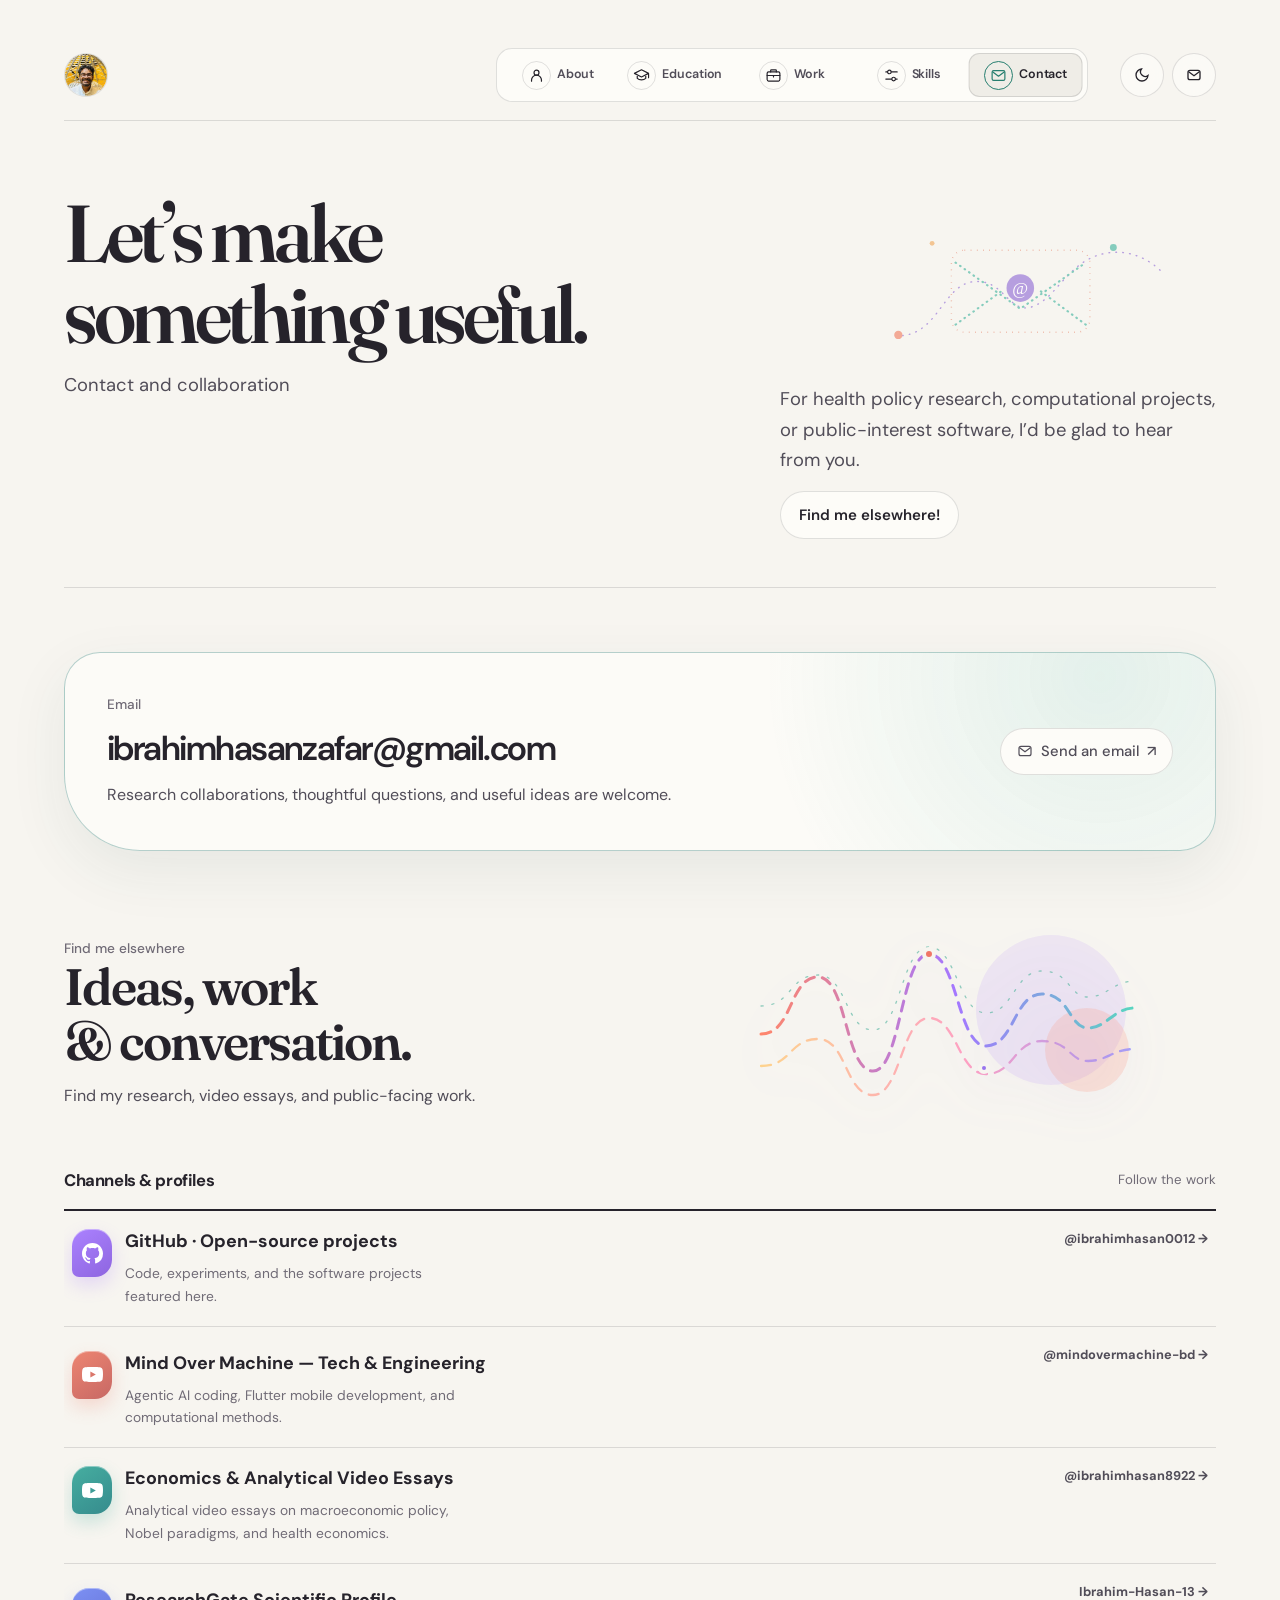
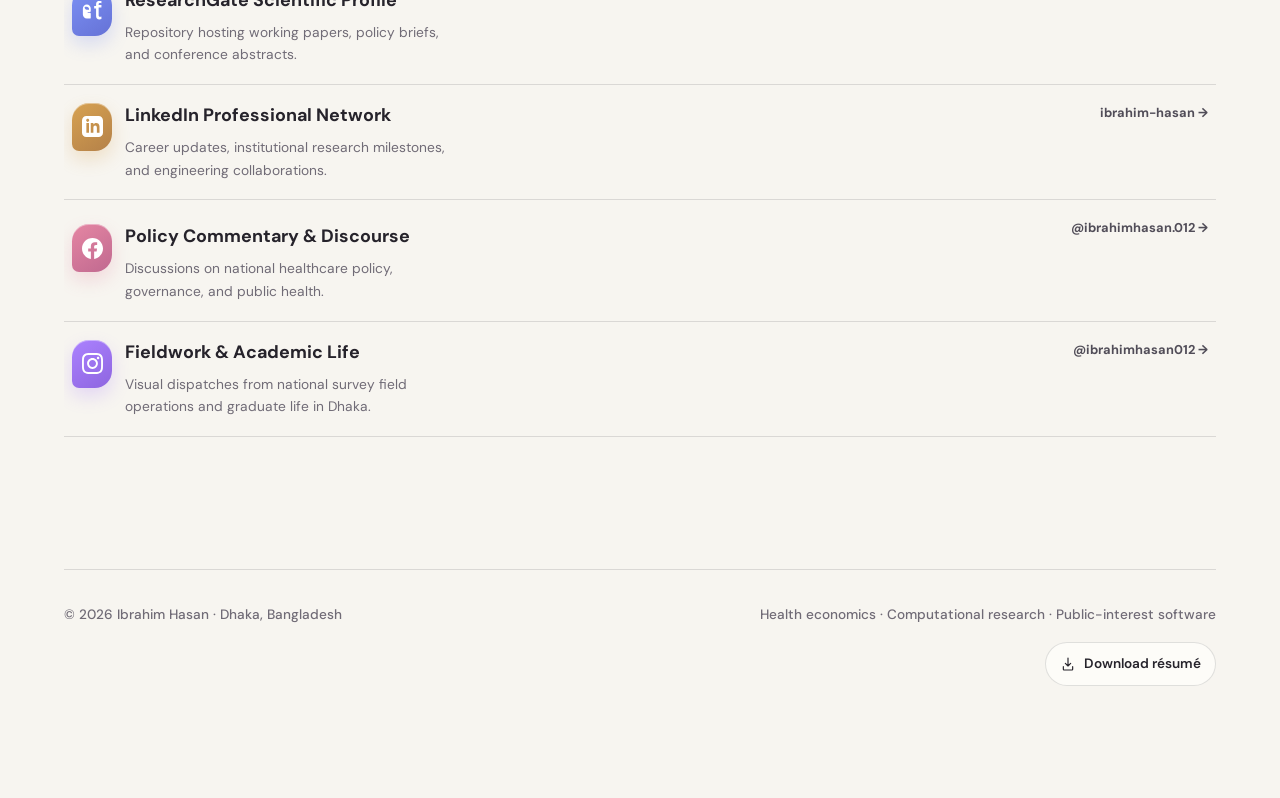
<file: contact.html>
<!DOCTYPE html>
<html lang="en" data-theme="light">
<head>
  <meta charset="UTF-8">
  <style>html{background-color:#f7f5f0}html[data-theme="dark"]{background-color:#17161a}</style>
  <script>try{const savedTheme=localStorage.getItem('ih_theme');if(savedTheme==='dark'||savedTheme==='light')document.documentElement.setAttribute('data-theme',savedTheme)}catch{}</script>
  <meta name="viewport" content="width=device-width, initial-scale=1.0">
  <title>Contact · Ibrahim Hasan</title>
  <meta name="description" content="Contact Ibrahim Hasan for research collaborations, health policy analysis, computational work, and public-interest software.">
  <meta name="author" content="Ibrahim Hasan">
  <link rel="preconnect" href="https://fonts.googleapis.com">
  <link rel="preconnect" href="https://fonts.gstatic.com" crossorigin>
  <link href="https://fonts.googleapis.com/css2?family=DM+Sans:ital,opsz,wght@0,9..40,400;0,9..40,500;0,9..40,600;0,9..40,700;0,9..40,800;1,9..40,500;1,9..40,700&family=Fraunces:ital,opsz,wght@0,9..144,400;0,9..144,500;0,9..144,600;1,9..144,400;1,9..144,500;1,9..144,600&family=JetBrains+Mono:wght@400;500&display=swap" rel="stylesheet">
  <link rel="stylesheet" href="css/style.css?v=7.19">
</head>
<body data-page="contact">
  <div class="app-container">
    <header class="site-header">
      <div class="header-row">
        <div class="brand-mark">
          <img src="assets/ibrahim-hasan-avatar.jpg" alt="Ibrahim Hasan" width="44" height="44">
        </div>


        <nav class="site-nav" aria-label="Main navigation">
          <a class="site-nav-link" href="index.html" data-page-link="about"><svg class="nav-icon" viewBox="0 0 24 24" aria-hidden="true"><circle cx="12" cy="8" r="3.5"/><path d="M5 20v-1.5a7 7 0 0 1 14 0V20"/></svg><span>About</span></a>
          <a class="site-nav-link" href="education.html" data-page-link="education"><svg class="nav-icon" viewBox="0 0 24 24" aria-hidden="true"><path d="m2 9 10-5 10 5-10 5-10-5Zm4 2v5c3 3 9 3 12 0v-5m4-2v6"/></svg><span>Education</span></a>
          <a class="site-nav-link" href="work.html" data-page-link="work"><svg class="nav-icon" viewBox="0 0 24 24" aria-hidden="true"><rect x="3" y="7" width="18" height="13" rx="2"/><path d="M8 7V5a1 1 0 0 1 1-1h6a1 1 0 0 1 1 1v2M3 12h18m-9 0v2"/></svg><span>Work</span></a>
          <a class="site-nav-link" href="skills.html" data-page-link="skills"><svg class="nav-icon" viewBox="0 0 24 24" aria-hidden="true"><path d="M4 7h16M4 17h16"/><circle cx="9" cy="7" r="2.5"/><circle cx="15" cy="17" r="2.5"/></svg><span>Skills</span></a>
          <a class="site-nav-link" href="contact.html" data-page-link="contact" aria-current="page"><svg class="nav-icon" viewBox="0 0 24 24" aria-hidden="true"><rect x="3" y="5" width="18" height="14" rx="2"/><path d="m4 7 8 6 8-6"/></svg><span>Contact</span></a>
        </nav>

        <div class="header-actions">
          <!-- Theme Toggle -->
          <button id="theme-toggle" class="icon-btn" aria-label="Toggle visual theme" title="Toggle dark/light theme">
            <svg class="sun-icon" viewBox="0 0 24 24" width="16" height="16" fill="none" stroke="currentColor" stroke-width="2">
              <circle cx="12" cy="12" r="5"></circle>
              <line x1="12" y1="1" x2="12" y2="3"></line>
              <line x1="12" y1="21" x2="12" y2="23"></line>
              <line x1="4.22" y1="4.22" x2="5.64" y2="5.64"></line>
              <line x1="18.36" y1="18.36" x2="19.78" y2="19.78"></line>
              <line x1="1" y1="12" x2="3" y2="12"></line>
              <line x1="21" y1="12" x2="23" y2="12"></line>
              <line x1="4.22" y1="19.78" x2="5.64" y2="18.36"></line>
              <line x1="18.36" y1="5.64" x2="19.78" y2="4.22"></line>
            </svg>
            <svg class="moon-icon" viewBox="0 0 24 24" width="16" height="16" fill="none" stroke="currentColor" stroke-width="2">
              <path d="M21 12.79A9 9 0 1 1 11.21 3 7 7 0 0 0 21 12.79z"></path>
            </svg>
          </button>
<!-- Send Email -->
          <a class="icon-btn" href="mailto:ibrahimhasanzafar@gmail.com" title="Send an email" aria-label="Send an email">
            <svg viewBox="0 0 24 24" width="16" height="16" fill="none" stroke="currentColor" stroke-width="2" aria-hidden="true"><rect x="3" y="5" width="18" height="14" rx="3"></rect><path d="m4 7 8 6 8-6"></path></svg>
          </a>
        </div>
      </div>
    </header>
    <main class="contact-page">
      <section class="portfolio-opening" id="hero">
        <div class="opening-heading">
          <h1>Let’s make something useful.</h1>
          <p class="opening-tagline">Contact and collaboration</p>
        </div>
        <div class="opening-aside">
          <p>For health policy research, computational projects, or public-interest software, I’d be glad to hear from you.</p>
          <a class="hero-profile-link" href="#channels"><strong>Find me elsewhere!</strong></a>
          <figure class="page-art opening-art page-art--contact" aria-hidden="true"><svg viewBox="0 0 430 260" focusable="false">
  <path class="contact-route" d="M33 207c67 4 67-87 126-78 34 5 42 49 75 35 34-14 50-65 101-76 31-7 61 4 83 25" fill="none" stroke="#9b79d8" stroke-width="2" stroke-linecap="round" stroke-dasharray="1 9"/>
  <path class="mail-outline" d="M133 83h163a19 19 0 0 1 19 19v81a19 19 0 0 1-19 19H133a19 19 0 0 1-19-19v-81a19 19 0 0 1 19-19Z" fill="none" stroke="#e78a72" stroke-width="2" stroke-dasharray="1 8"/>
  <path d="m120 101 94 67 95-67M120 191l70-51m119 51-69-51" fill="none" stroke="#55bba7" stroke-width="3" stroke-linecap="round" stroke-dasharray="1 7"/>
  <circle cx="214" cy="138" r="20" fill="#9b79d8"/><text x="214" y="146" text-anchor="middle" fill="#fff" font-size="25" font-family="Georgia,serif">@</text>
  <circle class="contact-dot" cx="37" cy="206" r="6" fill="#f18a70"/><circle cx="349" cy="79" r="5" fill="#55bba7"/><circle cx="86" cy="73" r="3.5" fill="#f1b16b"/>
</svg></figure>
        </div>
      </section>

      <section class="contact-direct portfolio-section" aria-labelledby="contact-email-title">
        <div>
          <p class="eyebrow" id="contact-email-title">Email</p>
          <a class="contact-direct-email" href="mailto:ibrahimhasanzafar@gmail.com">ibrahimhasanzafar@gmail.com</a>
          <p class="contact-direct-note">Research collaborations, thoughtful questions, and useful ideas are welcome.</p>
        </div>
        <a class="copy-btn contact-copy-btn" href="mailto:ibrahimhasanzafar@gmail.com" aria-label="Send an email">
          <svg viewBox="0 0 24 24" width="16" height="16" fill="none" stroke="currentColor" stroke-width="1.8" aria-hidden="true"><rect x="3" y="5" width="18" height="14" rx="3"/><path d="m4 7 8 6 8-6"/></svg>
          <span>Send an email</span><span aria-hidden="true">↗</span>
        </a>
      </section>

      <section class="content-section portfolio-section contact-channels" id="channels" aria-labelledby="channels-title">
        <div class="contact-channels-heading"><div><p class="eyebrow">Find me elsewhere</p><h2 id="channels-title">Ideas, work <em>&amp; conversation.</em></h2><p>Find my research, video essays, and public-facing work.</p></div><figure class="channels-art" aria-hidden="true">
          <svg viewBox="0 0 430 220" focusable="false">
            <defs><linearGradient id="channel-wave-a" x1="0" x2="1"><stop offset="0" stop-color="#ff866b"/><stop offset=".52" stop-color="#a477ff"/><stop offset="1" stop-color="#58d6bf"/></linearGradient><linearGradient id="channel-wave-b" x1="0" x2="1"><stop offset="0" stop-color="#ffca75"/><stop offset=".55" stop-color="#ff8bb7"/><stop offset="1" stop-color="#8e8bff"/></linearGradient></defs>
            <circle class="channel-orb channel-orb-a" cx="314" cy="95" r="75"/><circle class="channel-orb channel-orb-b" cx="350" cy="135" r="42"/>
            <path class="channel-wave channel-wave-a" d="M24 119c32 0 28-57 57-57s27 94 55 94 28-117 56-117 29 92 57 92 28-52 56-52 27 34 46 34 25-20 47-20"/>
            <path class="channel-wave channel-wave-b" d="M24 151c31 0 28-27 57-27s27 56 55 56 28-77 56-77 29 56 57 56 28-33 56-33 27 20 46 20 25-12 47-12"/>
            <path class="channel-wave channel-wave-c" d="M24 91c31 0 28-31 57-31s27 55 55 55 28-83 56-83 29 66 57 66 28-42 56-42 27 26 46 26 25-16 47-16"/>
            <circle class="channel-wave-point" cx="192" cy="39" r="5"/><circle class="channel-wave-point channel-wave-point-b" cx="247" cy="153" r="4"/>
          </svg>
        </figure></div>
        <div class="channels-directory"><h3 class="section-label"><span>Channels &amp; profiles</span><span class="section-label-sub">Follow the work</span></h3><div class="quiet-list portfolio-index">
          <a href="https://github.com/ibrahimhasan0012" target="_blank" rel="noopener noreferrer" class="channel-row"><div class="channel-info"><div class="channel-icon"><svg viewBox="0 0 24 24" aria-hidden="true"><path fill="currentColor" d="M12 0C5.37 0 0 5.37 0 12c0 5.31 3.435 9.795 8.205 11.385.6.105.825-.255.825-.57 0-.285-.015-1.23-.015-2.235-3.015.555-3.795-.735-4.035-1.41-.135-.345-.72-1.41-1.23-1.695-.42-.225-1.02-.78-.015-.795.945-.015 1.62.87 1.845 1.23 1.08 1.815 2.805 1.305 3.495.99.105-.78.42-1.305.765-1.605-2.67-.3-5.46-1.335-5.46-5.925 0-1.305.465-2.385 1.23-3.225-.12-.3-.54-1.53.12-3.18 0 0 1.005-.315 3.3 1.23.96-.27 1.98-.405 3-.405s2.04.135 3 .405c2.295-1.56 3.3-1.23 3.3-1.23.66 1.65.24 2.88.12 3.18.765.84 1.23 1.905 1.23 3.225 0 4.605-2.805 5.625-5.475 5.925.435.375.81 1.095.81 2.22 0 1.605-.015 2.895-.015 3.3 0 .315.225.69.825.57A12.02 12.02 0 0024 12c0-6.63-5.37-12-12-12z"/></svg></div><div class="channel-text-wrap"><span class="channel-name">GitHub · Open-source projects</span><span class="channel-desc">Code, experiments, and the software projects featured here.</span></div></div><span class="channel-link-arrow">@ibrahimhasan0012 &rarr;</span></a>
          <!-- Channel 1: YouTube Tech -->
          <a href="https://www.youtube.com/@mindovermachine-bd" target="_blank" rel="noopener noreferrer" class="channel-row">
            <div class="channel-info">
              <div class="channel-icon">
                <svg viewBox="0 0 24 24" width="16" height="16" fill="currentColor"><path d="M23.498 6.186a3.016 3.016 0 0 0-2.122-2.136C19.505 3.545 12 3.545 12 3.545s-7.505 0-9.377.505A3.017 3.017 0 0 0 .502 6.186C0 8.07 0 12 0 12s0 3.93.502 5.814a3.016 3.016 0 0 0 2.122 2.136c1.871.505 9.376.505 9.376.505s7.505 0 9.377-.505a3.015 3.015 0 0 0 2.122-2.136C24 15.93 24 12 24 12s0-3.93-.502-5.814zM9.545 15.568V8.432L15.818 12l-6.273 3.568z"/></svg>
              </div>
              <div class="channel-text-wrap">
                <span class="channel-name">Mind Over Machine — Tech &amp; Engineering</span>
                <span class="channel-desc">Agentic AI coding, Flutter mobile development, and computational methods.</span>
              </div>
            </div>
            <span class="channel-link-arrow">@mindovermachine-bd &rarr;</span>
          </a>

          <!-- Channel 2: YouTube Economics -->
          <a href="https://www.youtube.com/@ibrahimhasan8922" target="_blank" rel="noopener noreferrer" class="channel-row">
            <div class="channel-info">
              <div class="channel-icon">
                <svg viewBox="0 0 24 24" width="16" height="16" fill="currentColor"><path d="M23.498 6.186a3.016 3.016 0 0 0-2.122-2.136C19.505 3.545 12 3.545 12 3.545s-7.505 0-9.377.505A3.017 3.017 0 0 0 .502 6.186C0 8.07 0 12 0 12s0 3.93.502 5.814a3.016 3.016 0 0 0 2.122 2.136c1.871.505 9.376.505 9.376.505s7.505 0 9.377-.505a3.015 3.015 0 0 0 2.122-2.136C24 15.93 24 12 24 12s0-3.93-.502-5.814zM9.545 15.568V8.432L15.818 12l-6.273 3.568z"/></svg>
              </div>
              <div class="channel-text-wrap">
                <span class="channel-name">Economics &amp; Analytical Video Essays</span>
                <span class="channel-desc">Analytical video essays on macroeconomic policy, Nobel paradigms, and health economics.</span>
              </div>
            </div>
            <span class="channel-link-arrow">@ibrahimhasan8922 &rarr;</span>
          </a>

          <!-- Channel 3: ResearchGate -->
          <a href="https://www.researchgate.net/profile/Ibrahim-Hasan-13?ev=hdr_xprf" target="_blank" rel="noopener noreferrer" class="channel-row">
            <div class="channel-info">
              <div class="channel-icon">
                <svg viewBox="0 0 24 24" width="16" height="16" fill="currentColor"><path d="M19.586 0c-.818 0-1.508.19-2.072.565-.563.377-.97.936-1.213 1.68-.101.313-.16.643-.18.99-.02.348-.03.71-.03 1.086v1.365h-2.185v2.855h2.185v8.57c0 1.25.32 2.213.96 2.89.64.676 1.58 1.014 2.82 1.014.86 0 1.64-.135 2.34-.405v-2.79c-.48.195-.98.293-1.5.293-.56 0-.98-.145-1.26-.435-.28-.29-.42-.775-.42-1.455v-8.683h3.18v-2.855h-3.18v-.93c0-.58.12-.99.36-1.23.24-.24.62-.36 1.14-.36.56 0 1.12.11 1.68.33v-2.82c-.64-.26-1.34-.39-2.1-.39zM5.5 4C3.015 4 1 6.015 1 8.5v7C1 17.985 3.015 20 5.5 20h3.5a1 1 0 001-1v-4.5a1 1 0 00-1-1H6.5v-1H9a1 1 0 001-1V8.5C10 6.015 7.985 4 5.5 4zm0 2.5c1.38 0 2.5 1.12 2.5 2.5v1H5.5c-1.38 0-2.5-1.12-2.5-2.5S4.12 6.5 5.5 6.5z"/></svg>
              </div>
              <div class="channel-text-wrap">
                <span class="channel-name">ResearchGate Scientific Profile</span>
                <span class="channel-desc">Repository hosting working papers, policy briefs, and conference abstracts.</span>
              </div>
            </div>
            <span class="channel-link-arrow">Ibrahim-Hasan-13 &rarr;</span>
          </a>

          <!-- Channel 4: LinkedIn -->
          <a href="https://www.linkedin.com/in/ibrahim-hasan-1492a7169/" target="_blank" rel="noopener noreferrer" class="channel-row">
            <div class="channel-info">
              <div class="channel-icon">
                <svg viewBox="0 0 24 24" width="16" height="16" fill="currentColor"><path d="M19 0h-14c-2.761 0-5 2.239-5 5v14c0 2.761 2.239 5 5 5h14c2.762 0 5-2.239 5-5v-14c0-2.761-2.238-5-5-5zm-11 19h-3v-11h3v11zm-1.5-12.268c-.966 0-1.75-.79-1.75-1.764s.784-1.764 1.75-1.764 1.75.79 1.75 1.764-.783 1.764-1.75 1.764zm13.5 12.268h-3v-5.604c0-3.368-4-3.113-4 0v5.604h-3v-11h3v1.765c1.396-2.586 7-2.777 7 2.476v6.759z"/></svg>
              </div>
              <div class="channel-text-wrap">
                <span class="channel-name">LinkedIn Professional Network</span>
                <span class="channel-desc">Career updates, institutional research milestones, and engineering collaborations.</span>
              </div>
            </div>
            <span class="channel-link-arrow">ibrahim-hasan &rarr;</span>
          </a>

          <!-- Channel 5: Facebook -->
          <a href="https://www.facebook.com/ibrahimhasan.012/" target="_blank" rel="noopener noreferrer" class="channel-row">
            <div class="channel-info">
              <div class="channel-icon">
                <svg viewBox="0 0 24 24" width="16" height="16" fill="currentColor"><path d="M24 12.073c0-6.627-5.373-12-12-12s-12 5.373-12 12c0 5.99 4.388 10.954 10.125 11.854v-8.385H7.078v-3.47h3.047V9.43c0-3.007 1.792-4.669 4.533-4.669 1.312 0 2.686.235 2.686.235v2.953H15.83c-1.491 0-1.956.925-1.956 1.874v2.25h3.328l-.532 3.47h-2.796v8.385C19.612 23.027 24 18.062 24 12.073z"/></svg>
              </div>
              <div class="channel-text-wrap">
                <span class="channel-name">Policy Commentary &amp; Discourse</span>
                <span class="channel-desc">Discussions on national healthcare policy, governance, and public health.</span>
              </div>
            </div>
            <span class="channel-link-arrow">@ibrahimhasan.012 &rarr;</span>
          </a>

          <!-- Channel 6: Instagram -->
          <a href="https://www.instagram.com/ibrahimhasan012/" target="_blank" rel="noopener noreferrer" class="channel-row">
            <div class="channel-info">
              <div class="channel-icon">
                <svg viewBox="0 0 24 24" width="16" height="16" fill="currentColor"><path d="M12 2.163c3.204 0 3.584.012 4.85.07 3.252.148 4.771 1.691 4.919 4.919.058 1.265.069 1.645.069 4.849 0 3.205-.012 3.584-.069 4.849-.149 3.225-1.664 4.771-4.919 4.919-1.266.058-1.644.07-4.85.07-3.204 0-3.584-.012-4.849-.07-3.26-.149-4.771-1.699-4.919-4.92-.058-1.265-.07-1.644-.07-4.849 0-3.204.013-3.583.07-4.849.149-3.227 1.664-4.771 4.919-4.919 1.266-.057 1.645-.069 4.849-.069zm0-2.163c-3.259 0-3.667.014-4.947.072-4.358.2-6.78 2.618-6.98 6.98-.059 1.281-.073 1.689-.073 4.948 0 3.259.014 3.668.072 4.948.2 4.358 2.618 6.78 6.98 6.98 1.281.058 1.689.072 4.948.072 3.259 0 3.668-.014 4.948-.072 4.354-.2 6.782-2.618 6.979-6.98.059-1.28.073-1.689.073-4.948 0-3.259-.014-3.667-.072-4.947-.196-4.354-2.617-6.78-6.979-6.98-1.281-.059-1.69-.073-4.949-.073zm0 5.838c-3.403 0-6.162 2.759-6.162 6.162s2.759 6.163 6.162 6.163 6.162-2.759 6.162-6.163c0-3.403-2.759-6.162-6.162-6.162zm0 10.162c-2.209 0-4-1.79-4-4 0-2.209 1.791-4 4-4s4 1.791 4 4c0 2.21-1.791 4-4 4zm6.406-11.845c-.796 0-1.441.645-1.441 1.44s.645 1.44 1.441 1.44c.795 0 1.439-.645 1.439-1.44s-.644-1.44-1.439-1.44z"/></svg>
              </div>
              <div class="channel-text-wrap">
                <span class="channel-name">Fieldwork &amp; Academic Life</span>
                <span class="channel-desc">Visual dispatches from national survey field operations and graduate life in Dhaka.</span>
              </div>
            </div>
            <span class="channel-link-arrow">@ibrahimhasan012 &rarr;</span>
          </a>
          </div></div>
      </section>
      <footer class="site-footer">
        <div class="footer-meta">
          <span>© <span id="current-year">2026</span> Ibrahim Hasan · Dhaka, Bangladesh</span>
          <span>Health economics · Computational research · Public-interest software</span>
        </div>
        <a class="resume-download" href="assets/Ibrahim_Hasan_CV.pdf" download>
          <svg viewBox="0 0 24 24" width="16" height="16" fill="none" stroke="currentColor" stroke-width="1.75" stroke-linecap="round" stroke-linejoin="round" aria-hidden="true"><path d="M12 3v12m-4-4 4 4 4-4M5 16v4a1 1 0 0 0 1 1h12a1 1 0 0 0 1-1v-4"/></svg>
          <span>Download résumé</span>
        </a>
      </footer>
    </main>
  </div>
  <!-- Interactive Project & Research Modals -->
  <div class="modal-backdrop" id="modal-backdrop" aria-hidden="true">
    <div class="modal-dialog" role="dialog" aria-modal="true" aria-labelledby="modal-title">
      <button class="modal-close-btn" id="modal-close-btn" aria-label="Close dialog">&times;</button>
      <div class="modal-content-container" id="modal-dynamic-content">
        <!-- Injected dynamically via JavaScript -->
      </div>
    </div>
  </div>


  <!-- Toast Notification Container -->
  <div class="toast-container" id="toast-container" aria-live="polite"></div>
  <script src="js/main.js?v=6.1"></script>
</body>
</html>
</file>
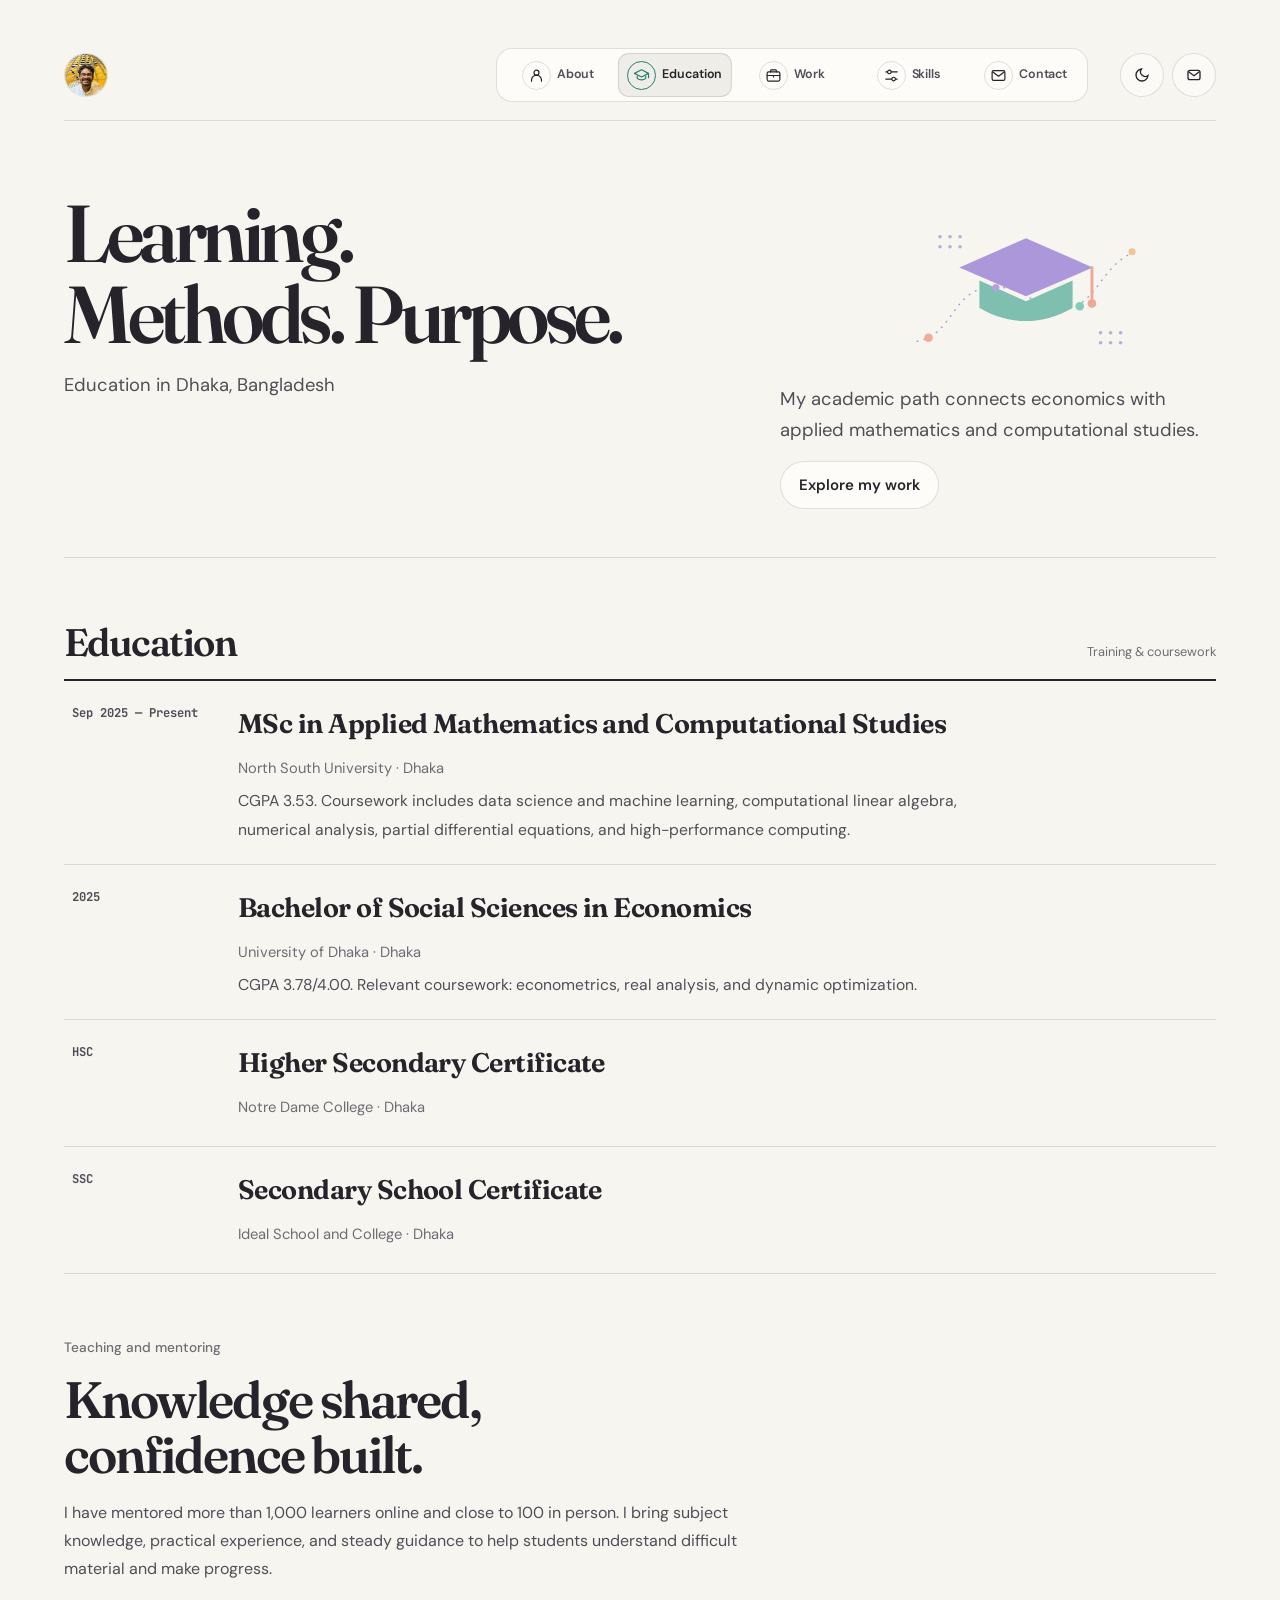
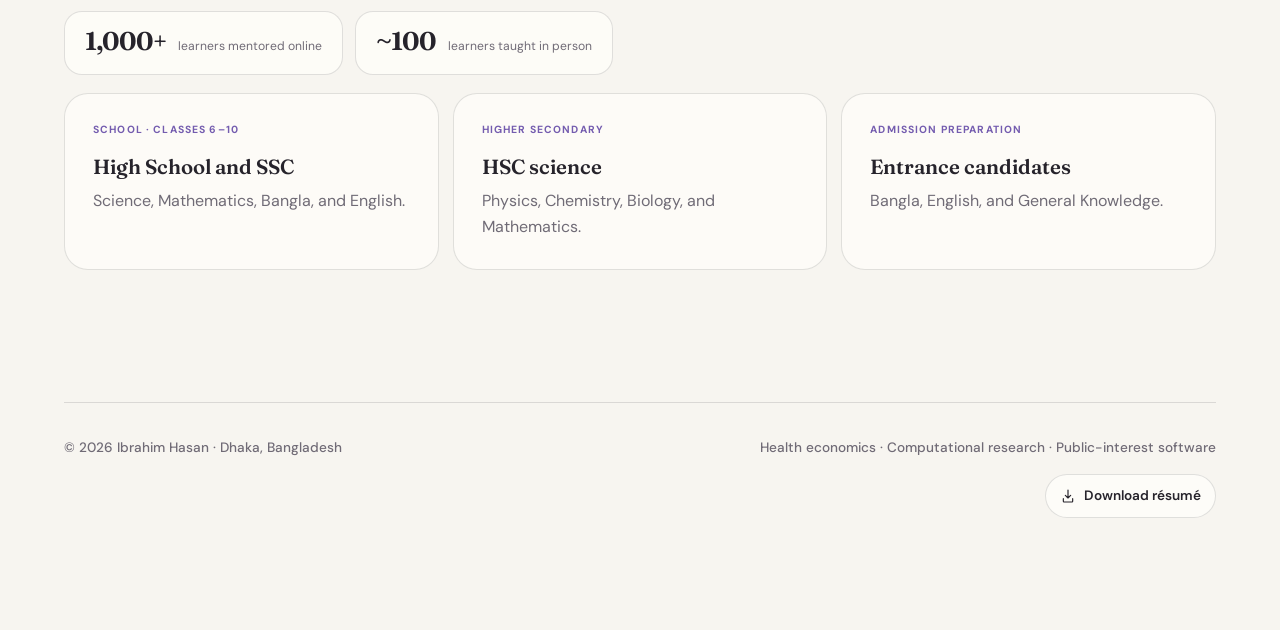
<file: education.html>
<!DOCTYPE html>
<html lang="en" data-theme="light">
<head>
  <meta charset="UTF-8">
  <style>html{background-color:#f7f5f0}html[data-theme="dark"]{background-color:#17161a}</style>
  <script>try{const savedTheme=localStorage.getItem('ih_theme');if(savedTheme==='dark'||savedTheme==='light')document.documentElement.setAttribute('data-theme',savedTheme)}catch{}</script>
  <meta name="viewport" content="width=device-width, initial-scale=1.0">
  <title>Education · Ibrahim Hasan</title>
  <meta name="description" content="Education and academic background of Ibrahim Hasan.">
  <meta name="author" content="Ibrahim Hasan">
  <link rel="preconnect" href="https://fonts.googleapis.com">
  <link rel="preconnect" href="https://fonts.gstatic.com" crossorigin>
  <link href="https://fonts.googleapis.com/css2?family=DM+Sans:ital,opsz,wght@0,9..40,400;0,9..40,500;0,9..40,600;0,9..40,700;0,9..40,800;1,9..40,500;1,9..40,700&family=Fraunces:ital,opsz,wght@0,9..144,400;0,9..144,500;0,9..144,600;1,9..144,400;1,9..144,500;1,9..144,600&family=JetBrains+Mono:wght@400;500&display=swap" rel="stylesheet">
  <link rel="stylesheet" href="css/style.css?v=7.19">
</head>
<body data-page="education">
  <div class="app-container">
    <header class="site-header">
      <div class="header-row">
        <div class="brand-mark">
          <img src="assets/ibrahim-hasan-avatar.jpg" alt="Ibrahim Hasan" width="44" height="44">
        </div>


        <nav class="site-nav" aria-label="Main navigation">
          <a class="site-nav-link" href="index.html" data-page-link="about"><svg class="nav-icon" viewBox="0 0 24 24" aria-hidden="true"><circle cx="12" cy="8" r="3.5"/><path d="M5 20v-1.5a7 7 0 0 1 14 0V20"/></svg><span>About</span></a>
          <a class="site-nav-link" href="education.html" data-page-link="education" aria-current="page"><svg class="nav-icon" viewBox="0 0 24 24" aria-hidden="true"><path d="m2 9 10-5 10 5-10 5-10-5Zm4 2v5c3 3 9 3 12 0v-5m4-2v6"/></svg><span>Education</span></a>
          <a class="site-nav-link" href="work.html" data-page-link="work"><svg class="nav-icon" viewBox="0 0 24 24" aria-hidden="true"><rect x="3" y="7" width="18" height="13" rx="2"/><path d="M8 7V5a1 1 0 0 1 1-1h6a1 1 0 0 1 1 1v2M3 12h18m-9 0v2"/></svg><span>Work</span></a>
          <a class="site-nav-link" href="skills.html" data-page-link="skills"><svg class="nav-icon" viewBox="0 0 24 24" aria-hidden="true"><path d="M4 7h16M4 17h16"/><circle cx="9" cy="7" r="2.5"/><circle cx="15" cy="17" r="2.5"/></svg><span>Skills</span></a>
          <a class="site-nav-link" href="contact.html" data-page-link="contact"><svg class="nav-icon" viewBox="0 0 24 24" aria-hidden="true"><rect x="3" y="5" width="18" height="14" rx="2"/><path d="m4 7 8 6 8-6"/></svg><span>Contact</span></a>
        </nav>

        <div class="header-actions">
          <!-- Theme Toggle -->
          <button id="theme-toggle" class="icon-btn" aria-label="Toggle visual theme" title="Toggle dark/light theme">
            <svg class="sun-icon" viewBox="0 0 24 24" width="16" height="16" fill="none" stroke="currentColor" stroke-width="2">
              <circle cx="12" cy="12" r="5"></circle>
              <line x1="12" y1="1" x2="12" y2="3"></line>
              <line x1="12" y1="21" x2="12" y2="23"></line>
              <line x1="4.22" y1="4.22" x2="5.64" y2="5.64"></line>
              <line x1="18.36" y1="18.36" x2="19.78" y2="19.78"></line>
              <line x1="1" y1="12" x2="3" y2="12"></line>
              <line x1="21" y1="12" x2="23" y2="12"></line>
              <line x1="4.22" y1="19.78" x2="5.64" y2="18.36"></line>
              <line x1="18.36" y1="5.64" x2="19.78" y2="4.22"></line>
            </svg>
            <svg class="moon-icon" viewBox="0 0 24 24" width="16" height="16" fill="none" stroke="currentColor" stroke-width="2">
              <path d="M21 12.79A9 9 0 1 1 11.21 3 7 7 0 0 0 21 12.79z"></path>
            </svg>
          </button>
<!-- Send Email -->
          <a class="icon-btn" href="mailto:ibrahimhasanzafar@gmail.com" title="Send an email" aria-label="Send an email">
            <svg viewBox="0 0 24 24" width="16" height="16" fill="none" stroke="currentColor" stroke-width="2" aria-hidden="true"><rect x="3" y="5" width="18" height="14" rx="3"></rect><path d="m4 7 8 6 8-6"></path></svg>
          </a>
        </div>
      </div>
    </header>
    <main>
      <section class="portfolio-opening" id="hero">
        <div class="opening-heading">
          <h1>Learning. Methods. Purpose.</h1>
          <p class="opening-tagline">Education in Dhaka, Bangladesh</p>
        </div>
        <div class="opening-aside">
          <p>My academic path connects economics with applied mathematics and computational studies.</p>
          <a class="hero-profile-link page-step-source" href="work.html" data-next-page><strong>Explore my work</strong></a>
          <figure class="page-art opening-art page-art--education" aria-hidden="true"><svg viewBox="0 0 360 250" focusable="false">
            <path class="edu-path" d="M28 207c53-9 48-78 111-76 53 2 66 50 112 26 31-16 40-60 82-75" fill="none" stroke="#9274d4" stroke-width="2" stroke-linecap="round" stroke-dasharray="1 9"/>
            <path d="m180 63-93 41 93 40 93-40-93-41Z" fill="#8e70d2"/>
            <path d="M115 122v38c42 25 88 25 130 0v-38l-65 29-65-29Z" fill="#4ba994"/>
            <path d="M272 104v43" stroke="#e98970" stroke-width="4" stroke-linecap="round"/><circle cx="272" cy="154" r="6" fill="#e98970"/>
            <circle class="edu-node edu-node-a" cx="44" cy="202" r="6" fill="#f18b70"/><circle class="edu-node edu-node-b" cx="138" cy="132" r="5" fill="#9e7dde"/><circle class="edu-node edu-node-c" cx="255" cy="158" r="6" fill="#54b9a5"/><circle class="edu-node edu-node-d" cx="328" cy="82" r="5" fill="#f1b16b"/>
            <g class="edu-matrix" fill="#a58bd3"><circle cx="60" cy="61" r="2.5"/><circle cx="74" cy="61" r="2.5"/><circle cx="88" cy="61" r="2.5"/><circle cx="60" cy="75" r="2.5"/><circle cx="74" cy="75" r="2.5"/><circle cx="88" cy="75" r="2.5"/><circle cx="284" cy="195" r="2.5"/><circle cx="298" cy="195" r="2.5"/><circle cx="312" cy="195" r="2.5"/><circle cx="284" cy="209" r="2.5"/><circle cx="298" cy="209" r="2.5"/><circle cx="312" cy="209" r="2.5"/></g>
          </svg></figure>
        </div>
      </section>
      <section class="content-section portfolio-section education-section" id="education">
        <div class="portfolio-disclosure">
          <h2 class="section-label portfolio-summary"><span>Education</span><span class="section-label-sub">Training &amp; coursework</span></h2>
          <div class="trajectory-list portfolio-index">
            <div class="trajectory-item"><span class="trajectory-period">Sep 2025 — Present</span><div><h3 class="trajectory-role">MSc in Applied Mathematics and Computational Studies</h3><div class="trajectory-org">North South University · Dhaka</div><p class="trajectory-desc">CGPA 3.53. Coursework includes data science and machine learning, computational linear algebra, numerical analysis, partial differential equations, and high-performance computing.</p></div></div>
            <div class="trajectory-item"><span class="trajectory-period">2025</span><div><h3 class="trajectory-role">Bachelor of Social Sciences in Economics</h3><div class="trajectory-org">University of Dhaka · Dhaka</div><p class="trajectory-desc">CGPA 3.78/4.00. Relevant coursework: econometrics, real analysis, and dynamic optimization.</p></div></div>
            <div class="trajectory-item"><span class="trajectory-period">HSC</span><div><h3 class="trajectory-role">Higher Secondary Certificate</h3><div class="trajectory-org">Notre Dame College · Dhaka</div></div></div>
            <div class="trajectory-item"><span class="trajectory-period">SSC</span><div><h3 class="trajectory-role">Secondary School Certificate</h3><div class="trajectory-org">Ideal School and College · Dhaka</div></div></div>
          </div>
        </div>
      </section>
      <section class="content-section portfolio-section mentoring-section" id="mentoring" aria-labelledby="mentoring-title">
        <div class="mentoring-heading"><p class="eyebrow">Teaching and mentoring</p><h2 id="mentoring-title">Knowledge shared, <em>confidence built.</em></h2><p>I have mentored more than 1,000 learners online and close to 100 in person. I bring subject knowledge, practical experience, and steady guidance to help students understand difficult material and make progress.</p></div>
        <div class="mentoring-reach" aria-label="Mentoring reach"><div><strong>1,000+</strong><span>learners mentored online</span></div><div><strong>~100</strong><span>learners taught in person</span></div></div>
        <div class="mentoring-grid">
          <article class="mentoring-area"><span class="mentoring-level">SCHOOL · CLASSES 6–10</span><h3>High School and SSC</h3><p>Science, Mathematics, Bangla, and English.</p></article>
          <article class="mentoring-area"><span class="mentoring-level">HIGHER SECONDARY</span><h3>HSC science</h3><p>Physics, Chemistry, Biology, and Mathematics.</p></article>
          <article class="mentoring-area"><span class="mentoring-level">ADMISSION PREPARATION</span><h3>Entrance candidates</h3><p>Bangla, English, and General Knowledge.</p></article>
        </div>
      </section>
      <footer class="site-footer">
        <div class="footer-meta">
          <span>© <span id="current-year">2026</span> Ibrahim Hasan · Dhaka, Bangladesh</span>
          <span>Health economics · Computational research · Public-interest software</span>
        </div>
        <a class="resume-download" href="assets/Ibrahim_Hasan_CV.pdf" download>
          <svg viewBox="0 0 24 24" width="16" height="16" fill="none" stroke="currentColor" stroke-width="1.75" stroke-linecap="round" stroke-linejoin="round" aria-hidden="true"><path d="M12 3v12m-4-4 4 4 4-4M5 16v4a1 1 0 0 0 1 1h12a1 1 0 0 0 1-1v-4"/></svg>
          <span>Download résumé</span>
        </a>
      </footer>
    </main>
  </div>
  <!-- Interactive Project & Research Modals -->
  <div class="modal-backdrop" id="modal-backdrop" aria-hidden="true">
    <div class="modal-dialog" role="dialog" aria-modal="true" aria-labelledby="modal-title">
      <button class="modal-close-btn" id="modal-close-btn" aria-label="Close dialog">&times;</button>
      <div class="modal-content-container" id="modal-dynamic-content">
        <!-- Injected dynamically via JavaScript -->
      </div>
    </div>
  </div>


  <!-- Toast Notification Container -->
  <div class="toast-container" id="toast-container" aria-live="polite"></div>
  <script src="js/main.js?v=6.1"></script>
</body>
</html>
</file>
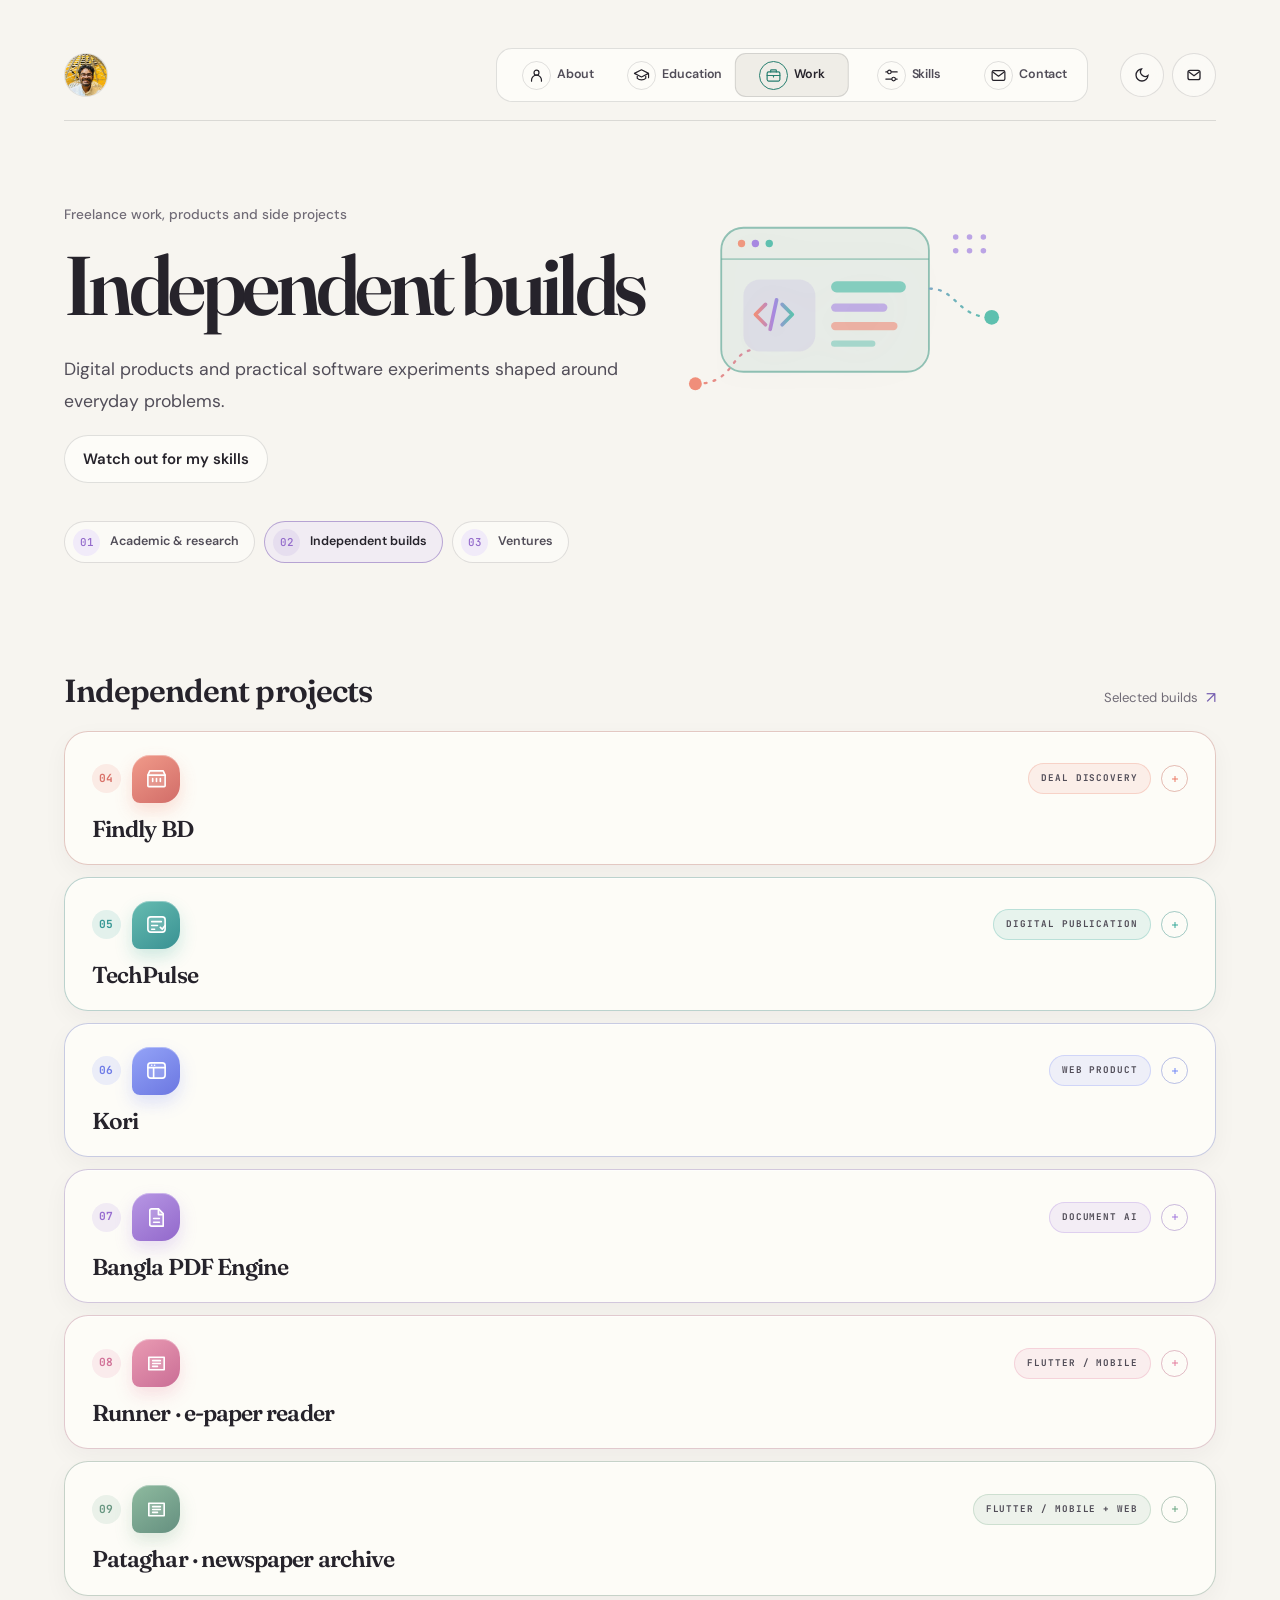
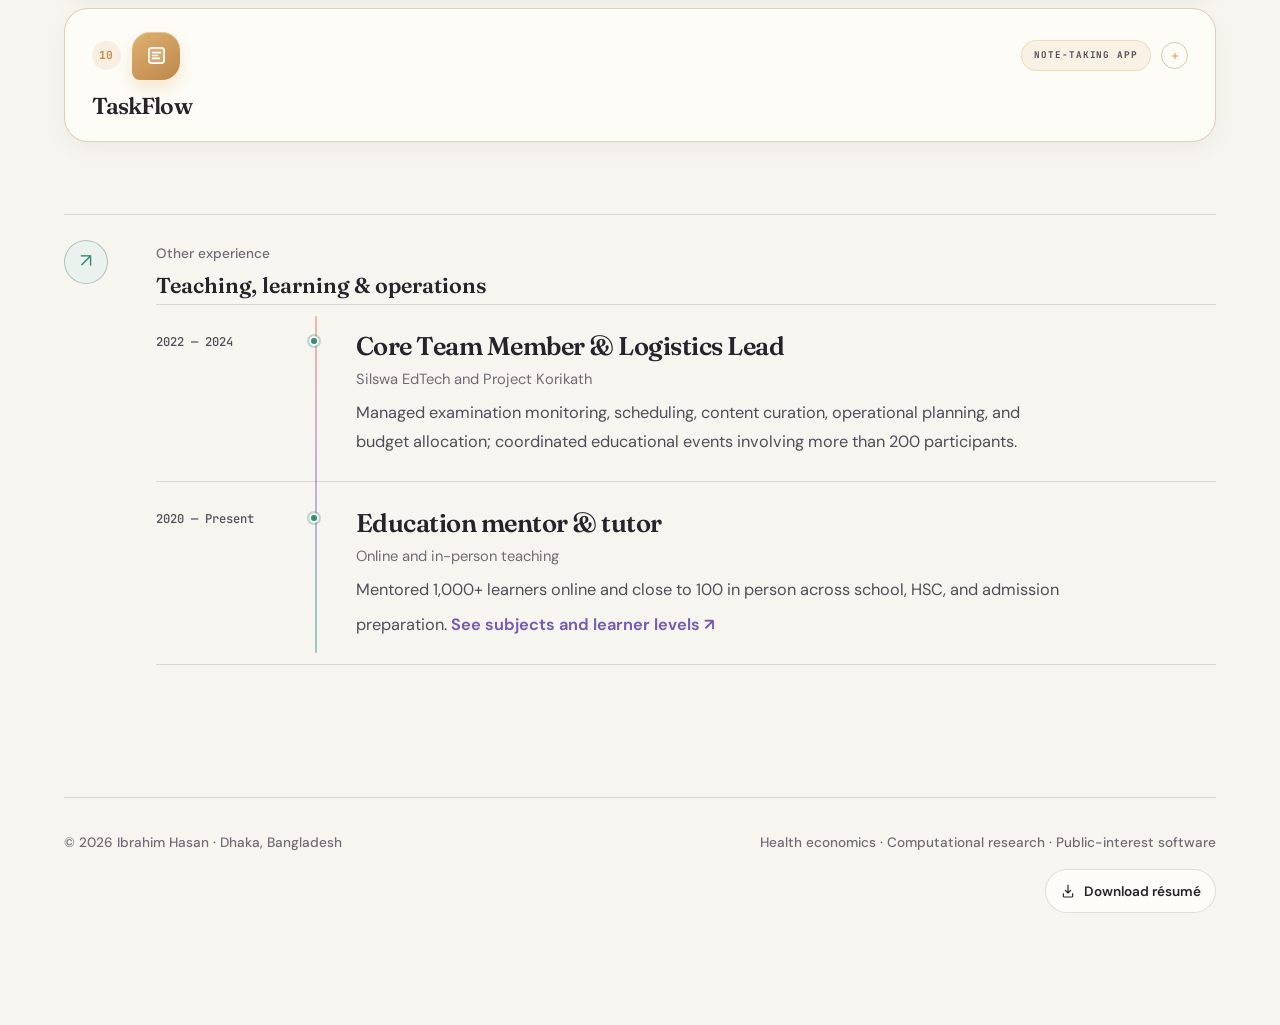
<file: independent-builds.html>
<!DOCTYPE html>
<html lang="en" data-theme="light">
<head>
  <meta charset="UTF-8">
  <style>html{background-color:#f7f5f0}html[data-theme="dark"]{background-color:#17161a}</style>
  <script>try{const savedTheme=localStorage.getItem('ih_theme');if(savedTheme==='dark'||savedTheme==='light')document.documentElement.setAttribute('data-theme',savedTheme)}catch{}</script>
  <meta name="viewport" content="width=device-width, initial-scale=1.0">
  <title>Independent Builds · Ibrahim Hasan</title>
  <meta name="description" content="Freelance technology, products, and side projects by Ibrahim Hasan.">
  <meta name="author" content="Ibrahim Hasan">
  <link rel="preconnect" href="https://fonts.googleapis.com">
  <link rel="preconnect" href="https://fonts.gstatic.com" crossorigin>
  <link href="https://fonts.googleapis.com/css2?family=DM+Sans:ital,opsz,wght@0,9..40,400;0,9..40,500;0,9..40,600;0,9..40,700;0,9..40,800;1,9..40,500;1,9..40,700&family=Fraunces:ital,opsz,wght@0,9..144,400;0,9..144,500;0,9..144,600;1,9..144,400;1,9..144,500;1,9..144,600&family=JetBrains+Mono:wght@400;500&display=swap" rel="stylesheet">
  <link rel="stylesheet" href="css/style.css?v=7.19">
</head>
<body data-page="work">
  <div class="app-container">
    <header class="site-header">
      <div class="header-row">
        <div class="brand-mark">
          <img src="assets/ibrahim-hasan-avatar.jpg" alt="Ibrahim Hasan" width="44" height="44">
        </div>


        <nav class="site-nav" aria-label="Main navigation">
          <a class="site-nav-link" href="index.html" data-page-link="about"><svg class="nav-icon" viewBox="0 0 24 24" aria-hidden="true"><circle cx="12" cy="8" r="3.5"/><path d="M5 20v-1.5a7 7 0 0 1 14 0V20"/></svg><span>About</span></a>
          <a class="site-nav-link" href="education.html" data-page-link="education"><svg class="nav-icon" viewBox="0 0 24 24" aria-hidden="true"><path d="m2 9 10-5 10 5-10 5-10-5Zm4 2v5c3 3 9 3 12 0v-5m4-2v6"/></svg><span>Education</span></a>
          <a class="site-nav-link" href="work.html" data-page-link="work" aria-current="page"><svg class="nav-icon" viewBox="0 0 24 24" aria-hidden="true"><rect x="3" y="7" width="18" height="13" rx="2"/><path d="M8 7V5a1 1 0 0 1 1-1h6a1 1 0 0 1 1 1v2M3 12h18m-9 0v2"/></svg><span>Work</span></a>
          <a class="site-nav-link" href="skills.html" data-page-link="skills"><svg class="nav-icon" viewBox="0 0 24 24" aria-hidden="true"><path d="M4 7h16M4 17h16"/><circle cx="9" cy="7" r="2.5"/><circle cx="15" cy="17" r="2.5"/></svg><span>Skills</span></a>
          <a class="site-nav-link" href="contact.html" data-page-link="contact"><svg class="nav-icon" viewBox="0 0 24 24" aria-hidden="true"><rect x="3" y="5" width="18" height="14" rx="2"/><path d="m4 7 8 6 8-6"/></svg><span>Contact</span></a>
        </nav>

        <div class="header-actions">
          <!-- Theme Toggle -->
          <button id="theme-toggle" class="icon-btn" aria-label="Toggle visual theme" title="Toggle dark/light theme">
            <svg class="sun-icon" viewBox="0 0 24 24" width="16" height="16" fill="none" stroke="currentColor" stroke-width="2">
              <circle cx="12" cy="12" r="5"></circle>
              <line x1="12" y1="1" x2="12" y2="3"></line>
              <line x1="12" y1="21" x2="12" y2="23"></line>
              <line x1="4.22" y1="4.22" x2="5.64" y2="5.64"></line>
              <line x1="18.36" y1="18.36" x2="19.78" y2="19.78"></line>
              <line x1="1" y1="12" x2="3" y2="12"></line>
              <line x1="21" y1="12" x2="23" y2="12"></line>
              <line x1="4.22" y1="19.78" x2="5.64" y2="18.36"></line>
              <line x1="18.36" y1="5.64" x2="19.78" y2="4.22"></line>
            </svg>
            <svg class="moon-icon" viewBox="0 0 24 24" width="16" height="16" fill="none" stroke="currentColor" stroke-width="2">
              <path d="M21 12.79A9 9 0 1 1 11.21 3 7 7 0 0 0 21 12.79z"></path>
            </svg>
          </button>
<!-- Send Email -->
          <a class="icon-btn" href="mailto:ibrahimhasanzafar@gmail.com" title="Send an email" aria-label="Send an email">
            <svg viewBox="0 0 24 24" width="16" height="16" fill="none" stroke="currentColor" stroke-width="2" aria-hidden="true"><rect x="3" y="5" width="18" height="14" rx="3"></rect><path d="m4 7 8 6 8-6"></path></svg>
          </a>
        </div>
      </div>
    </header>
    <main>
      <section class="page-intro work-detail-intro">
        <p class="eyebrow">Freelance work, products and side projects</p>
        <h1>Independent <span>builds</span></h1>
        <p>Digital products and practical software experiments shaped around everyday problems.</p>
        <a class="hero-profile-link page-step-source" href="skills.html" data-next-page><strong>Watch out for my skills</strong></a>
        <figure class="page-art work-detail-art work-detail-art--builds" aria-hidden="true"><svg viewBox="0 0 390 250" focusable="false"><defs><linearGradient id="build-flow" x1="0" x2="1"><stop stop-color="#ef8069"/><stop offset=".5" stop-color="#9d79df"/><stop offset="1" stop-color="#49b9a5"/></linearGradient></defs><rect x="62" y="42" width="225" height="156" rx="24" fill="rgba(69,153,136,.09)" stroke="#489b89" stroke-opacity=".65" stroke-width="2"/><path d="M62 76h225" stroke="#489b89" stroke-opacity=".48" stroke-width="2"/><circle cx="84" cy="59" r="4" fill="#ee8b70"/><circle cx="99" cy="59" r="4" fill="#9d79df"/><circle cx="114" cy="59" r="4" fill="#49b9a5"/><rect x="86" y="98" width="78" height="78" rx="18" fill="rgba(157,121,223,.15)"/><path d="m110 125-11 11 11 11m18-22 11 11-11 11m-6-27-7 32" fill="none" stroke="url(#build-flow)" stroke-width="4" stroke-linecap="round" stroke-linejoin="round"/><rect x="181" y="100" width="81" height="12" rx="6" fill="#49b9a5" opacity=".72"/><rect x="181" y="124" width="61" height="9" rx="4.5" fill="#9d79df" opacity=".62"/><rect x="181" y="144" width="72" height="9" rx="4.5" fill="#ef8069" opacity=".62"/><rect x="181" y="164" width="48" height="7" rx="3.5" fill="#49b9a5" opacity=".48"/><path class="detail-route" d="M34 211c45 0 36-37 66-37m188-66c29 0 29 31 67 31" fill="none" stroke="url(#build-flow)" stroke-width="2.5" stroke-linecap="round" stroke-dasharray="2 8"/><circle class="detail-node" cx="34" cy="211" r="7" fill="#ef8069"/><circle class="detail-node detail-node--delay" cx="355" cy="139" r="8" fill="#49b9a5"/><g fill="#9d79df" opacity=".75"><circle cx="316" cy="52" r="3"/><circle cx="331" cy="52" r="3"/><circle cx="346" cy="52" r="3"/><circle cx="316" cy="67" r="3"/><circle cx="331" cy="67" r="3"/><circle cx="346" cy="67" r="3"/></g></svg></figure>
        <nav class="work-jump" aria-label="Work areas"><a href="academic-research.html"><span>01</span>Academic &amp; research</a><a href="independent-builds.html" aria-current="page"><span>02</span>Independent builds</a><a href="ventures.html"><span>03</span>Ventures</a></nav>
      </section>

      <section class="content-section work-track work-track--technology" id="independent-builds" aria-labelledby="builds-title">
          <div class="work-index-heading"><h2>Independent projects</h2><span>Selected builds</span></div>
        <div class="work-index work-index--technology">
          <details class="work-reveal" data-work-reveal>
            <summary><span class="work-number">04</span><span class="work-icon"><svg viewBox="0 0 24 24" aria-hidden="true"><path d="M3 8.5 5 4h14l2 4.5v11a1 1 0 0 1-1 1H4a1 1 0 0 1-1-1z"/><path d="M3 8.5h18M8 12v3m4-3v3m4-3v3"/></svg></span><span class="work-name">Findly BD</span><span class="work-kind">DEAL DISCOVERY</span><span class="work-plus" aria-hidden="true"></span></summary>
            <div class="work-reveal-panel"><div class="work-reveal-inner"><p>A lightweight price and deal finder for Bangladesh’s tech retailers, with scheduled catalog refreshes and product tracking.</p><div class="work-reveal-foot"><span>Static site · JavaScript · GitHub Actions</span><a href="https://github.com/ibrahimhasan0012/findly" target="_blank" rel="noopener noreferrer">Repository ↗</a></div></div></div>
          </details>
          <details class="work-reveal" data-work-reveal>
            <summary><span class="work-number">05</span><span class="work-icon"><svg viewBox="0 0 24 24" aria-hidden="true"><rect x="3" y="4" width="18" height="16" rx="3"/><path d="M7 9h10M7 13h6M7 17h3m6-2 2 2 3-4"/></svg></span><span class="work-name">TechPulse</span><span class="work-kind">DIGITAL PUBLICATION</span><span class="work-plus" aria-hidden="true"></span></summary>
            <div class="work-reveal-panel"><div class="work-reveal-inner"><p>A modern technology news and insights website, built with Vite and React.</p><div class="work-reveal-foot"><span>React · Vite</span><a href="https://github.com/ibrahimhasan0012/TechPulse" target="_blank" rel="noopener noreferrer">Repository ↗</a></div></div></div>
          </details>
          <details class="work-reveal" data-work-reveal>
            <summary><span class="work-number">06</span><span class="work-icon"><svg viewBox="0 0 24 24" aria-hidden="true"><rect x="3" y="4" width="18" height="16" rx="3"/><path d="M3 9h18M9 9v11M7 6.5h.01M10 6.5h.01"/></svg></span><span class="work-name">Kori</span><span class="work-kind">WEB PRODUCT</span><span class="work-plus" aria-hidden="true"></span></summary>
            <div class="work-reveal-panel"><div class="work-reveal-inner"><p>A web project with a live product and source repository.</p><div class="work-reveal-foot"><span>Product interface</span><span><a href="https://kori-azure.vercel.app" target="_blank" rel="noopener noreferrer">Live site ↗</a> <a href="https://github.com/ibrahimhasan0012/Kori" target="_blank" rel="noopener noreferrer">Code ↗</a></span></div></div></div>
          </details>
          <details class="work-reveal" data-work-reveal>
            <summary><span class="work-number">07</span><span class="work-icon"><svg viewBox="0 0 24 24" aria-hidden="true"><path d="M7 3h7l5 5v13H7a2 2 0 0 1-2-2V5a2 2 0 0 1 2-2Z"/><path d="M14 3v6h5M9 13h6M9 17h6"/></svg></span><span class="work-name">Bangla PDF Engine</span><span class="work-kind">DOCUMENT AI</span><span class="work-plus" aria-hidden="true"></span></summary>
            <div class="work-reveal-panel"><div class="work-reveal-inner"><p>High-fidelity Bengali PDF OCR and text extraction for bilingual documents, tables, and scanned text.</p><div class="work-reveal-foot"><span>Python · OCR · PDF extraction</span><a href="https://github.com/ibrahimhasan0012/bangla-pdf-processor" target="_blank" rel="noopener noreferrer">Repository ↗</a></div></div></div>
          </details>
          <details class="work-reveal" data-work-reveal>
            <summary><span class="work-number">08</span><span class="work-icon"><svg viewBox="0 0 24 24" aria-hidden="true"><path d="M4 5.5h16v13H4z"/><path d="M8 9h8m-8 3h8m-8 3h5"/></svg></span><span class="work-name">Runner · e-paper reader</span><span class="work-kind">FLUTTER / MOBILE</span><span class="work-plus" aria-hidden="true"></span></summary>
            <div class="work-reveal-panel"><div class="work-reveal-inner"><p>A Flutter reader for Android and iOS, with high-resolution newspaper rendering, publication switching, and offline caching.</p><div class="work-reveal-foot"><span>Flutter · Dart · Offline reading</span><a href="https://github.com/ibrahimhasan0012/runner-epaper" target="_blank" rel="noopener noreferrer">Repository ↗</a></div></div></div>
          </details><details class="work-reveal" data-work-reveal>
            <summary><span class="work-number">09</span><span class="work-icon"><svg viewBox="0 0 24 24" aria-hidden="true"><path d="M4 5.5h16v13H4z"/><path d="M8 9h8m-8 3h8m-8 3h5"/></svg></span><span class="work-name">Pataghar · newspaper archive</span><span class="work-kind">FLUTTER / MOBILE + WEB</span><span class="work-plus" aria-hidden="true"></span></summary>
            <div class="work-reveal-panel"><div class="work-reveal-inner"><p>A mobile-first Bangladeshi newspaper reader for Android, iOS, and web, with publication selection, touch zoom, and edition archives.</p><div class="work-reveal-foot"><span>Flutter · Dart · Digital editions</span><a href="https://github.com/ibrahimhasan0012/pataghar" target="_blank" rel="noopener noreferrer">Repository ↗</a></div></div></div>
          </details><details class="work-reveal" data-work-reveal>
            <summary><span class="work-number">10</span><span class="work-icon"><svg viewBox="0 0 24 24" aria-hidden="true"><rect x="4" y="4" width="16" height="16" rx="3"/><path d="M8 9h8m-8 3h5m-5 3h7"/></svg></span><span class="work-name">TaskFlow</span><span class="work-kind">NOTE-TAKING APP</span><span class="work-plus" aria-hidden="true"></span></summary>
            <div class="work-reveal-panel"><div class="work-reveal-inner"><p>A web-based note-taking app prototype for capturing and organizing tasks and notes.</p><div class="work-reveal-foot"><span>Web · Notes · Tasks</span><a href="https://github.com/ibrahimhasan0012/TaskFlow" target="_blank" rel="noopener noreferrer">Repository ↗</a></div></div></div>
          </details></div>
        <div class="work-extra-experience"><span class="extra-mark" aria-hidden="true">↗</span><div><p class="eyebrow">Other experience</p><h3>Teaching, learning &amp; operations</h3><div class="trajectory-list work-timeline"><div class="trajectory-item"><span class="trajectory-period">2022 — 2024</span><div><h3 class="trajectory-role">Core Team Member &amp; Logistics Lead</h3><div class="trajectory-org">Silswa EdTech and Project Korikath</div><p class="trajectory-desc">Managed examination monitoring, scheduling, content curation, operational planning, and budget allocation; coordinated educational events involving more than 200 participants.</p></div></div>
<div class="trajectory-item"><span class="trajectory-period">2020 — Present</span><div><h3 class="trajectory-role">Education mentor &amp; tutor</h3><div class="trajectory-org">Online and in-person teaching</div><p class="trajectory-desc">Mentored 1,000+ learners online and close to 100 in person across school, HSC, and admission preparation. <a href="education.html#mentoring">See subjects and learner levels ↗</a></p></div></div></div></div></div>
      </section>
      <footer class="site-footer">
        <div class="footer-meta">
          <span>© <span id="current-year">2026</span> Ibrahim Hasan · Dhaka, Bangladesh</span>
          <span>Health economics · Computational research · Public-interest software</span>
        </div>
        <a class="resume-download" href="assets/Ibrahim_Hasan_CV.pdf" download>
          <svg viewBox="0 0 24 24" width="16" height="16" fill="none" stroke="currentColor" stroke-width="1.75" stroke-linecap="round" stroke-linejoin="round" aria-hidden="true"><path d="M12 3v12m-4-4 4 4 4-4M5 16v4a1 1 0 0 0 1 1h12a1 1 0 0 0 1-1v-4"/></svg>
          <span>Download résumé</span>
        </a>
      </footer>

    </main>
  </div>
    <!-- Interactive Project & Research Modals -->
  <div class="modal-backdrop" id="modal-backdrop" aria-hidden="true">
    <div class="modal-dialog" role="dialog" aria-modal="true" aria-labelledby="modal-title">
      <button class="modal-close-btn" id="modal-close-btn" aria-label="Close dialog">&times;</button>
      <div class="modal-content-container" id="modal-dynamic-content">
        <!-- Injected dynamically via JavaScript -->
      </div>
    </div>
  </div>


  <!-- Toast Notification Container -->
  <div class="toast-container" id="toast-container" aria-live="polite"></div>
  <script src="js/main.js?v=6.1"></script>
</body>
</html>
</file>
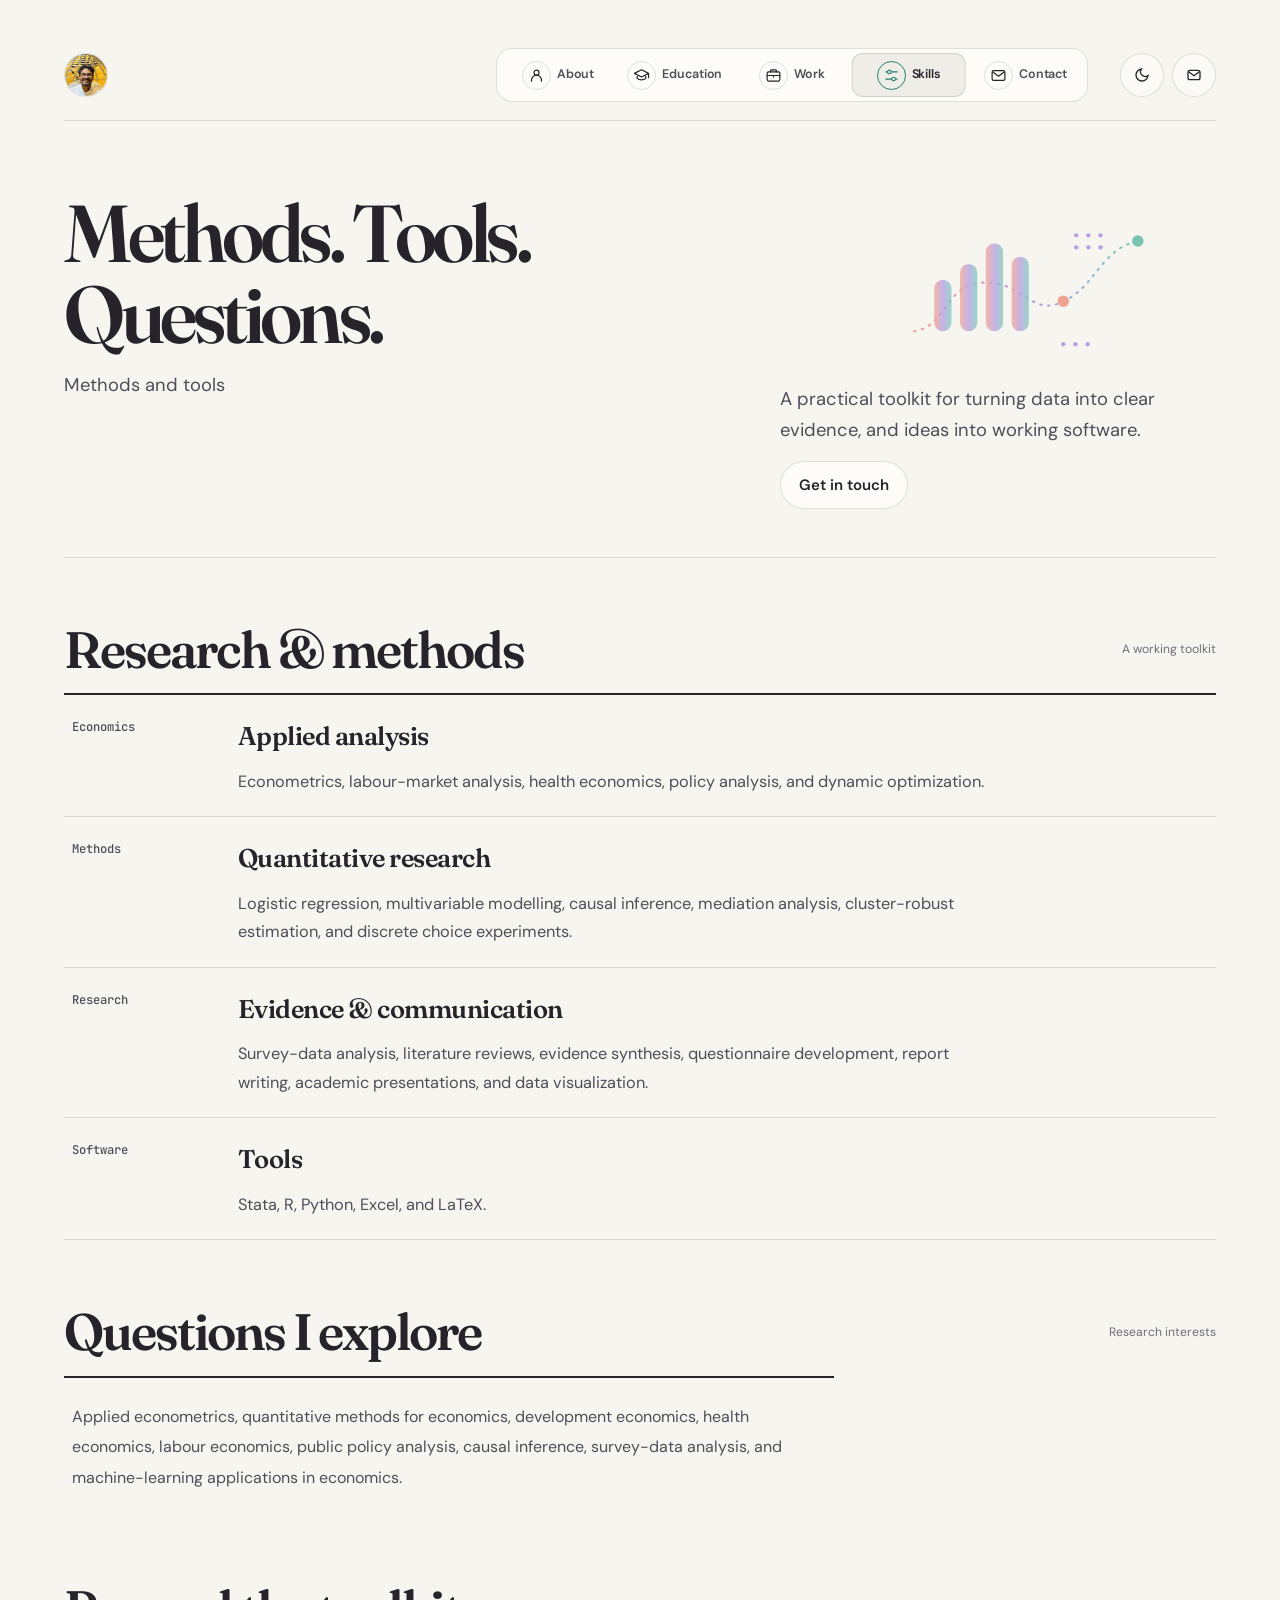
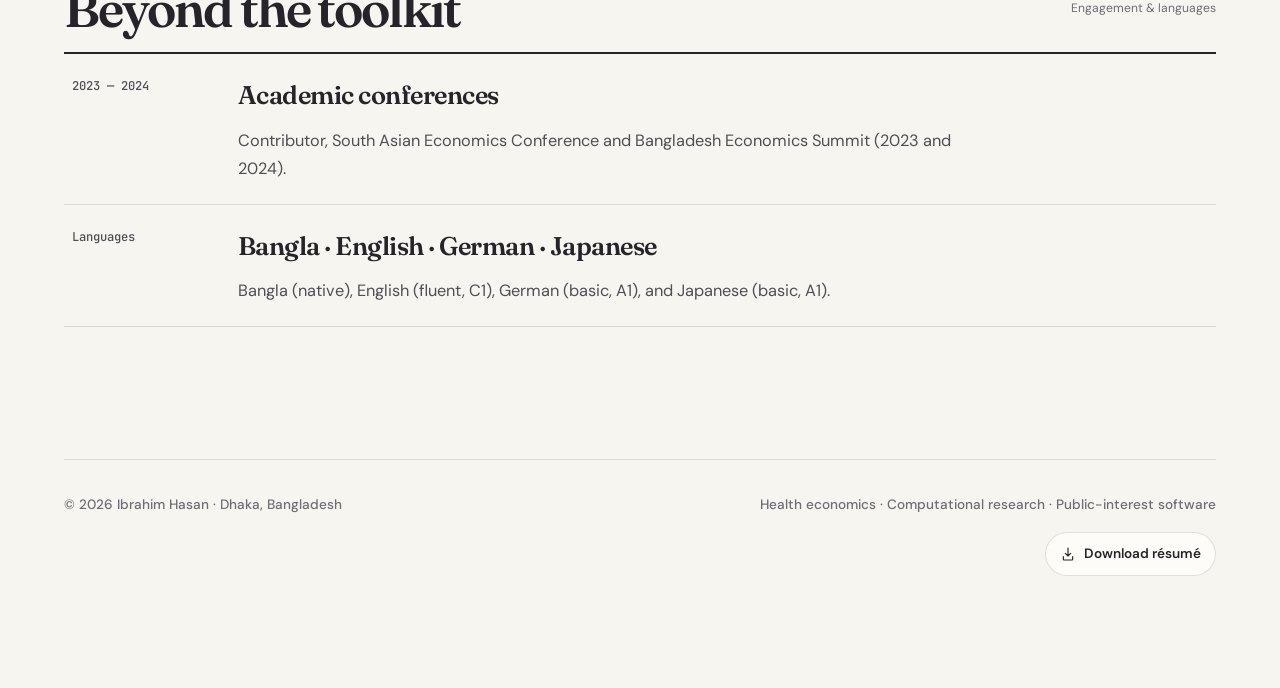
<file: skills.html>
<!DOCTYPE html>
<html lang="en" data-theme="light">
<head>
  <meta charset="UTF-8">
  <style>html{background-color:#f7f5f0}html[data-theme="dark"]{background-color:#17161a}</style>
  <script>try{const savedTheme=localStorage.getItem('ih_theme');if(savedTheme==='dark'||savedTheme==='light')document.documentElement.setAttribute('data-theme',savedTheme)}catch{}</script>
  <meta name="viewport" content="width=device-width, initial-scale=1.0">
  <title>Skills · Ibrahim Hasan</title>
  <meta name="description" content="Research methods, technical tools, areas of interest, and languages of Ibrahim Hasan.">
  <meta name="author" content="Ibrahim Hasan">
  <link rel="preconnect" href="https://fonts.googleapis.com">
  <link rel="preconnect" href="https://fonts.gstatic.com" crossorigin>
  <link href="https://fonts.googleapis.com/css2?family=DM+Sans:ital,opsz,wght@0,9..40,400;0,9..40,500;0,9..40,600;0,9..40,700;0,9..40,800;1,9..40,500;1,9..40,700&family=Fraunces:ital,opsz,wght@0,9..144,400;0,9..144,500;0,9..144,600;1,9..144,400;1,9..144,500;1,9..144,600&family=JetBrains+Mono:wght@400;500&display=swap" rel="stylesheet">
  <link rel="stylesheet" href="css/style.css?v=7.19">
</head>
<body data-page="skills">
  <div class="app-container">
    <header class="site-header">
      <div class="header-row">
        <div class="brand-mark">
          <img src="assets/ibrahim-hasan-avatar.jpg" alt="Ibrahim Hasan" width="44" height="44">
        </div>


        <nav class="site-nav" aria-label="Main navigation">
          <a class="site-nav-link" href="index.html" data-page-link="about"><svg class="nav-icon" viewBox="0 0 24 24" aria-hidden="true"><circle cx="12" cy="8" r="3.5"/><path d="M5 20v-1.5a7 7 0 0 1 14 0V20"/></svg><span>About</span></a>
          <a class="site-nav-link" href="education.html" data-page-link="education"><svg class="nav-icon" viewBox="0 0 24 24" aria-hidden="true"><path d="m2 9 10-5 10 5-10 5-10-5Zm4 2v5c3 3 9 3 12 0v-5m4-2v6"/></svg><span>Education</span></a>
          <a class="site-nav-link" href="work.html" data-page-link="work"><svg class="nav-icon" viewBox="0 0 24 24" aria-hidden="true"><rect x="3" y="7" width="18" height="13" rx="2"/><path d="M8 7V5a1 1 0 0 1 1-1h6a1 1 0 0 1 1 1v2M3 12h18m-9 0v2"/></svg><span>Work</span></a>
          <a class="site-nav-link" href="skills.html" data-page-link="skills" aria-current="page"><svg class="nav-icon" viewBox="0 0 24 24" aria-hidden="true"><path d="M4 7h16M4 17h16"/><circle cx="9" cy="7" r="2.5"/><circle cx="15" cy="17" r="2.5"/></svg><span>Skills</span></a>
          <a class="site-nav-link" href="contact.html" data-page-link="contact"><svg class="nav-icon" viewBox="0 0 24 24" aria-hidden="true"><rect x="3" y="5" width="18" height="14" rx="2"/><path d="m4 7 8 6 8-6"/></svg><span>Contact</span></a>
        </nav>

        <div class="header-actions">
          <!-- Theme Toggle -->
          <button id="theme-toggle" class="icon-btn" aria-label="Toggle visual theme" title="Toggle dark/light theme">
            <svg class="sun-icon" viewBox="0 0 24 24" width="16" height="16" fill="none" stroke="currentColor" stroke-width="2">
              <circle cx="12" cy="12" r="5"></circle>
              <line x1="12" y1="1" x2="12" y2="3"></line>
              <line x1="12" y1="21" x2="12" y2="23"></line>
              <line x1="4.22" y1="4.22" x2="5.64" y2="5.64"></line>
              <line x1="18.36" y1="18.36" x2="19.78" y2="19.78"></line>
              <line x1="1" y1="12" x2="3" y2="12"></line>
              <line x1="21" y1="12" x2="23" y2="12"></line>
              <line x1="4.22" y1="19.78" x2="5.64" y2="18.36"></line>
              <line x1="18.36" y1="5.64" x2="19.78" y2="4.22"></line>
            </svg>
            <svg class="moon-icon" viewBox="0 0 24 24" width="16" height="16" fill="none" stroke="currentColor" stroke-width="2">
              <path d="M21 12.79A9 9 0 1 1 11.21 3 7 7 0 0 0 21 12.79z"></path>
            </svg>
          </button>
<!-- Send Email -->
          <a class="icon-btn" href="mailto:ibrahimhasanzafar@gmail.com" title="Send an email" aria-label="Send an email">
            <svg viewBox="0 0 24 24" width="16" height="16" fill="none" stroke="currentColor" stroke-width="2" aria-hidden="true"><rect x="3" y="5" width="18" height="14" rx="3"></rect><path d="m4 7 8 6 8-6"></path></svg>
          </a>
        </div>
      </div>
    </header>
    <main>
      <section class="portfolio-opening" id="hero">
        <div class="opening-heading">
          <h1>Methods. Tools. Questions.</h1>
          <p class="opening-tagline">Methods and tools</p>
        </div>
        <div class="opening-aside">
          <p>A practical toolkit for turning data into clear evidence, and ideas into working software.</p>
          <a class="hero-profile-link page-step-source" href="contact.html" data-next-page><strong>Get in touch</strong></a>
          <figure class="page-art opening-art page-art--skills" aria-hidden="true"><svg viewBox="0 0 360 250" focusable="false"><path class="skills-path" d="M24 193c48-8 42-67 98-68s65 49 111 26 52-73 103-84" fill="none" stroke="url(#skills-flow)" stroke-width="3" stroke-linecap="round"/><defs><linearGradient id="skills-flow"><stop stop-color="#ef8069"/><stop offset=".5" stop-color="#9d79df"/><stop offset="1" stop-color="#49b9a5"/></linearGradient></defs><g class="skills-bars"><rect x="52" y="121" width="24" height="72" rx="12"/><rect x="88" y="99" width="24" height="94" rx="12"/><rect x="124" y="70" width="24" height="123" rx="12"/><rect x="160" y="89" width="24" height="104" rx="12"/></g><circle class="skills-point" cx="232" cy="151" r="8"/><circle class="skills-point skills-point--b" cx="336" cy="67" r="8"/><g class="skills-dots"><circle cx="250" cy="59" r="3"/><circle cx="267" cy="59" r="3"/><circle cx="284" cy="59" r="3"/><circle cx="250" cy="76" r="3"/><circle cx="267" cy="76" r="3"/><circle cx="284" cy="76" r="3"/><circle cx="232" cy="211" r="3"/><circle cx="249" cy="211" r="3"/><circle cx="266" cy="211" r="3"/></g></svg></figure>
        </div>
      </section>
      <section class="content-section portfolio-section skills-section" id="toolkit"><div class="portfolio-disclosure"><h2 class="section-label portfolio-summary"><span>Research &amp; methods</span><span class="section-label-sub">A working toolkit</span></h2><div class="trajectory-list skills-timeline portfolio-index">
        <div class="trajectory-item"><span class="trajectory-period">Economics</span><div><h3 class="trajectory-role">Applied analysis</h3><p class="trajectory-desc">Econometrics, labour-market analysis, health economics, policy analysis, and dynamic optimization.</p></div></div>
        <div class="trajectory-item"><span class="trajectory-period">Methods</span><div><h3 class="trajectory-role">Quantitative research</h3><p class="trajectory-desc">Logistic regression, multivariable modelling, causal inference, mediation analysis, cluster-robust estimation, and discrete choice experiments.</p></div></div>
        <div class="trajectory-item"><span class="trajectory-period">Research</span><div><h3 class="trajectory-role">Evidence &amp; communication</h3><p class="trajectory-desc">Survey-data analysis, literature reviews, evidence synthesis, questionnaire development, report writing, academic presentations, and data visualization.</p></div></div>
        <div class="trajectory-item"><span class="trajectory-period">Software</span><div><h3 class="trajectory-role">Tools</h3><p class="trajectory-desc">Stata, R, Python, Excel, and LaTeX.</p></div></div>
      </div></div></section>
      <section class="content-section portfolio-section skills-section" id="interests"><div class="portfolio-disclosure"><h2 class="section-label portfolio-summary"><span>Questions I explore</span><span class="section-label-sub">Research interests</span></h2><p class="trajectory-desc skills-interest-copy">Applied econometrics, quantitative methods for economics, development economics, health economics, labour economics, public policy analysis, causal inference, survey-data analysis, and machine-learning applications in economics.</p></div></section>
      <section class="content-section portfolio-section skills-section" id="beyond"><div class="portfolio-disclosure"><h2 class="section-label portfolio-summary"><span>Beyond the toolkit</span><span class="section-label-sub">Engagement &amp; languages</span></h2><div class="trajectory-list skills-timeline portfolio-index">
        <div class="trajectory-item"><span class="trajectory-period">2023 — 2024</span><div><h3 class="trajectory-role">Academic conferences</h3><p class="trajectory-desc">Contributor, South Asian Economics Conference and Bangladesh Economics Summit (2023 and 2024).</p></div></div>
        <div class="trajectory-item"><span class="trajectory-period">Languages</span><div><h3 class="trajectory-role">Bangla · English · German · Japanese</h3><p class="trajectory-desc">Bangla (native), English (fluent, C1), German (basic, A1), and Japanese (basic, A1).</p></div></div>
      </div></div></section>
      <footer class="site-footer">
        <div class="footer-meta">
          <span>© <span id="current-year">2026</span> Ibrahim Hasan · Dhaka, Bangladesh</span>
          <span>Health economics · Computational research · Public-interest software</span>
        </div>
        <a class="resume-download" href="assets/Ibrahim_Hasan_CV.pdf" download>
          <svg viewBox="0 0 24 24" width="16" height="16" fill="none" stroke="currentColor" stroke-width="1.75" stroke-linecap="round" stroke-linejoin="round" aria-hidden="true"><path d="M12 3v12m-4-4 4 4 4-4M5 16v4a1 1 0 0 0 1 1h12a1 1 0 0 0 1-1v-4"/></svg>
          <span>Download résumé</span>
        </a>
      </footer>

    </main>
  </div>
    <div class="toast-container" id="toast-container" aria-live="polite"></div>
  <script src="js/main.js?v=6.1"></script>
</body>
</html>
</file>
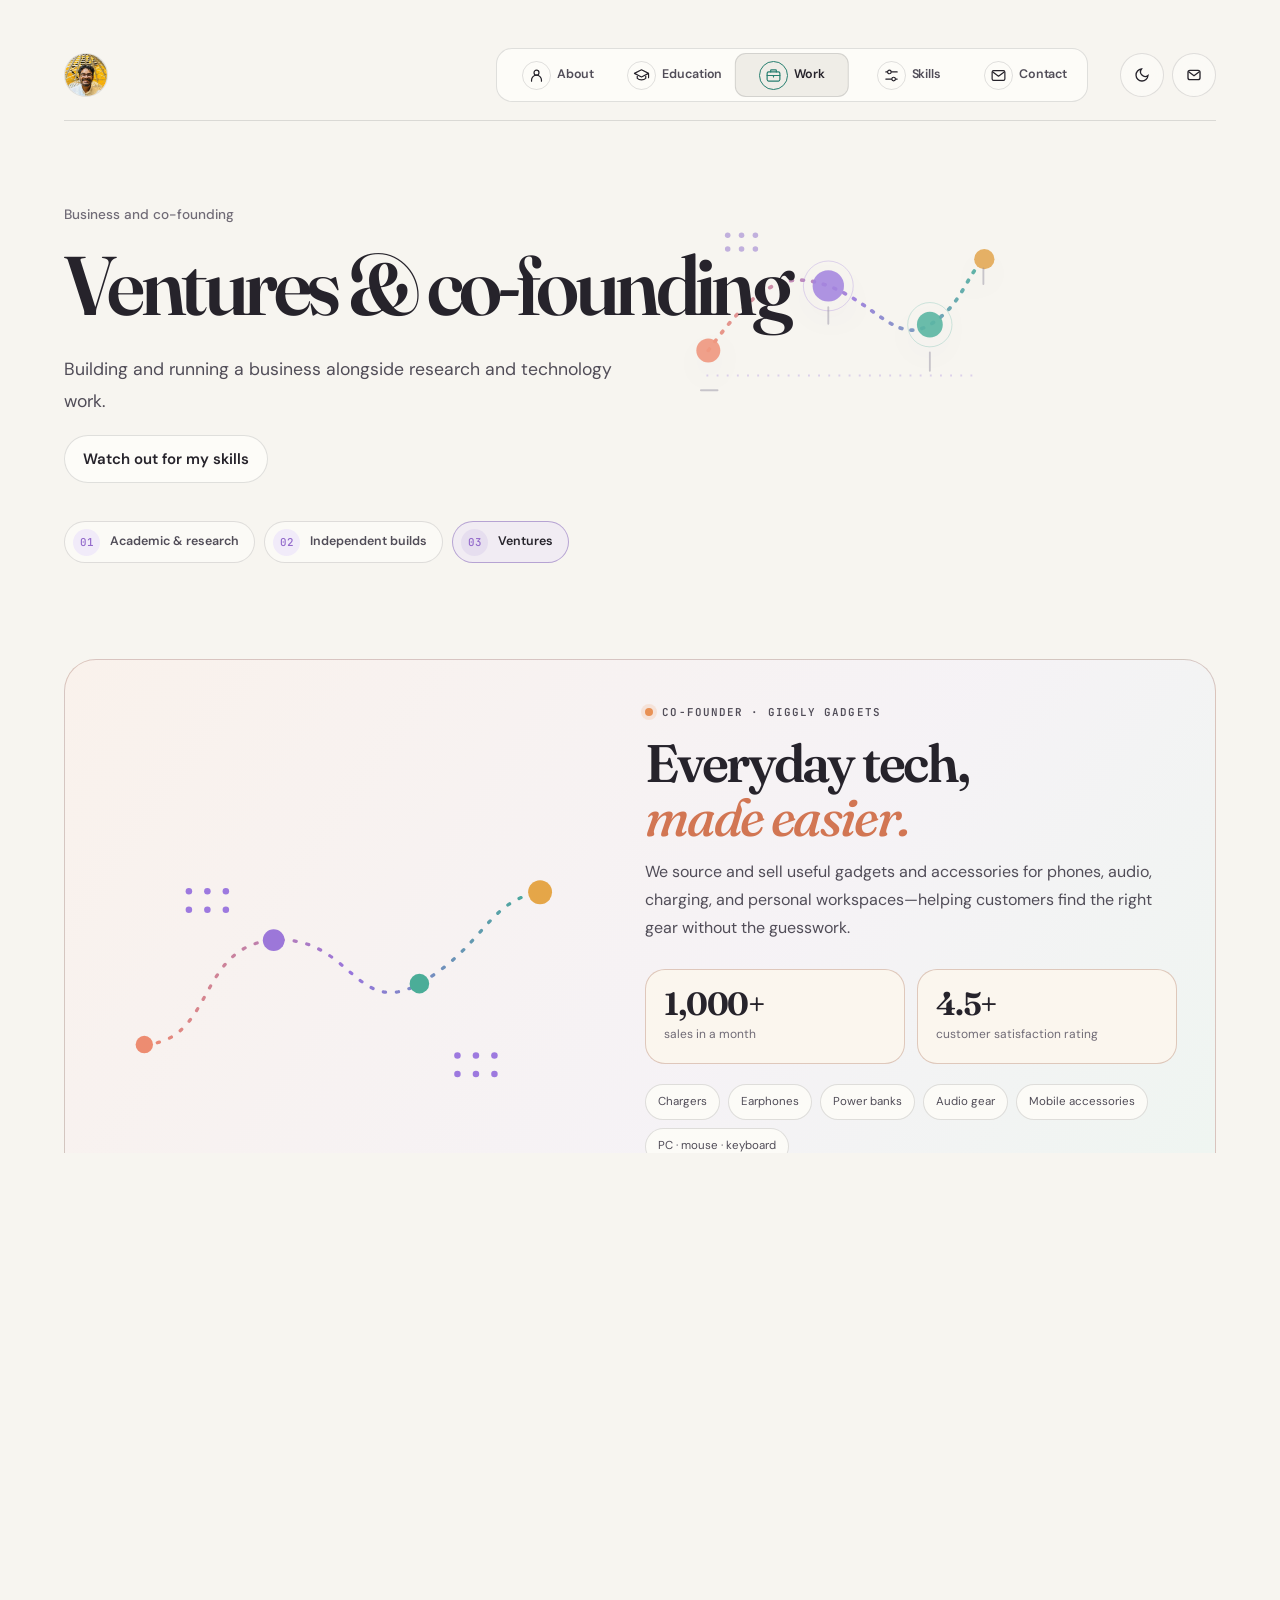
<file: ventures.html>
<!DOCTYPE html>
<html lang="en" data-theme="light">
<head>
  <meta charset="UTF-8">
  <style>html{background-color:#f7f5f0}html[data-theme="dark"]{background-color:#17161a}</style>
  <script>try{const savedTheme=localStorage.getItem('ih_theme');if(savedTheme==='dark'||savedTheme==='light')document.documentElement.setAttribute('data-theme',savedTheme)}catch{}</script>
  <meta name="viewport" content="width=device-width, initial-scale=1.0">
  <title>Ventures · Ibrahim Hasan</title>
  <meta name="description" content="Business and co-founding experience of Ibrahim Hasan.">
  <meta name="author" content="Ibrahim Hasan">
  <link rel="preconnect" href="https://fonts.googleapis.com">
  <link rel="preconnect" href="https://fonts.gstatic.com" crossorigin>
  <link href="https://fonts.googleapis.com/css2?family=DM+Sans:ital,opsz,wght@0,9..40,400;0,9..40,500;0,9..40,600;0,9..40,700;0,9..40,800;1,9..40,500;1,9..40,700&family=Fraunces:ital,opsz,wght@0,9..144,400;0,9..144,500;0,9..144,600;1,9..144,400;1,9..144,500;1,9..144,600&family=JetBrains+Mono:wght@400;500&display=swap" rel="stylesheet">
  <link rel="stylesheet" href="css/style.css?v=7.19">
</head>
<body data-page="work">
  <div class="app-container">
    <header class="site-header">
      <div class="header-row">
        <div class="brand-mark">
          <img src="assets/ibrahim-hasan-avatar.jpg" alt="Ibrahim Hasan" width="44" height="44">
        </div>


        <nav class="site-nav" aria-label="Main navigation">
          <a class="site-nav-link" href="index.html" data-page-link="about"><svg class="nav-icon" viewBox="0 0 24 24" aria-hidden="true"><circle cx="12" cy="8" r="3.5"/><path d="M5 20v-1.5a7 7 0 0 1 14 0V20"/></svg><span>About</span></a>
          <a class="site-nav-link" href="education.html" data-page-link="education"><svg class="nav-icon" viewBox="0 0 24 24" aria-hidden="true"><path d="m2 9 10-5 10 5-10 5-10-5Zm4 2v5c3 3 9 3 12 0v-5m4-2v6"/></svg><span>Education</span></a>
          <a class="site-nav-link" href="work.html" data-page-link="work" aria-current="page"><svg class="nav-icon" viewBox="0 0 24 24" aria-hidden="true"><rect x="3" y="7" width="18" height="13" rx="2"/><path d="M8 7V5a1 1 0 0 1 1-1h6a1 1 0 0 1 1 1v2M3 12h18m-9 0v2"/></svg><span>Work</span></a>
          <a class="site-nav-link" href="skills.html" data-page-link="skills"><svg class="nav-icon" viewBox="0 0 24 24" aria-hidden="true"><path d="M4 7h16M4 17h16"/><circle cx="9" cy="7" r="2.5"/><circle cx="15" cy="17" r="2.5"/></svg><span>Skills</span></a>
          <a class="site-nav-link" href="contact.html" data-page-link="contact"><svg class="nav-icon" viewBox="0 0 24 24" aria-hidden="true"><rect x="3" y="5" width="18" height="14" rx="2"/><path d="m4 7 8 6 8-6"/></svg><span>Contact</span></a>
        </nav>

        <div class="header-actions">
          <!-- Theme Toggle -->
          <button id="theme-toggle" class="icon-btn" aria-label="Toggle visual theme" title="Toggle dark/light theme">
            <svg class="sun-icon" viewBox="0 0 24 24" width="16" height="16" fill="none" stroke="currentColor" stroke-width="2">
              <circle cx="12" cy="12" r="5"></circle>
              <line x1="12" y1="1" x2="12" y2="3"></line>
              <line x1="12" y1="21" x2="12" y2="23"></line>
              <line x1="4.22" y1="4.22" x2="5.64" y2="5.64"></line>
              <line x1="18.36" y1="18.36" x2="19.78" y2="19.78"></line>
              <line x1="1" y1="12" x2="3" y2="12"></line>
              <line x1="21" y1="12" x2="23" y2="12"></line>
              <line x1="4.22" y1="19.78" x2="5.64" y2="18.36"></line>
              <line x1="18.36" y1="5.64" x2="19.78" y2="4.22"></line>
            </svg>
            <svg class="moon-icon" viewBox="0 0 24 24" width="16" height="16" fill="none" stroke="currentColor" stroke-width="2">
              <path d="M21 12.79A9 9 0 1 1 11.21 3 7 7 0 0 0 21 12.79z"></path>
            </svg>
          </button>
<!-- Send Email -->
          <a class="icon-btn" href="mailto:ibrahimhasanzafar@gmail.com" title="Send an email" aria-label="Send an email">
            <svg viewBox="0 0 24 24" width="16" height="16" fill="none" stroke="currentColor" stroke-width="2" aria-hidden="true"><rect x="3" y="5" width="18" height="14" rx="3"></rect><path d="m4 7 8 6 8-6"></path></svg>
          </a>
        </div>
      </div>
    </header>
    <main>
      <section class="page-intro work-detail-intro">
        <p class="eyebrow">Business and co-founding</p>
        <h1>Ventures <span>&amp; co-founding</span></h1>
        <p>Building and running a business alongside research and technology work.</p>
        <a class="hero-profile-link page-step-source" href="skills.html" data-next-page><strong>Watch out for my skills</strong></a>
        <figure class="page-art work-detail-art work-detail-art--ventures" aria-hidden="true"><svg viewBox="0 0 390 250" focusable="false"><defs><linearGradient id="venture-flow-detail" x1="0" x2="1"><stop stop-color="#ee8b70"/><stop offset=".52" stop-color="#9875dc"/><stop offset="1" stop-color="#45ad98"/></linearGradient></defs><path class="detail-route" d="M48 175c47-65 79-89 130-70s74 64 110 42 38-52 59-71" fill="none" stroke="url(#venture-flow-detail)" stroke-width="4" stroke-linecap="round" stroke-dasharray="2 10"/><path d="M46 202h296" stroke="#9d79df" stroke-opacity=".34" stroke-width="2" stroke-dasharray="2 9"/><circle class="detail-node" cx="48" cy="175" r="13" fill="#ee8b70" fill-opacity=".9"/><circle class="detail-node detail-node--delay" cx="178" cy="105" r="17" fill="#9875dc" fill-opacity=".87"/><circle class="detail-node detail-node--delay-two" cx="288" cy="147" r="14" fill="#45ad98" fill-opacity=".9"/><circle class="detail-node" cx="347" cy="76" r="11" fill="#e3a751"/><circle cx="178" cy="105" r="27" fill="none" stroke="#9875dc" stroke-opacity=".34"/><circle cx="288" cy="147" r="24" fill="none" stroke="#45ad98" stroke-opacity=".3"/><g fill="#a58bd3" opacity=".75"><circle cx="69" cy="50" r="3"/><circle cx="84" cy="50" r="3"/><circle cx="99" cy="50" r="3"/><circle cx="69" cy="65" r="3"/><circle cx="84" cy="65" r="3"/><circle cx="99" cy="65" r="3"/></g><path d="M40 218h18m120-90v18m110 31v20m58-111v17" stroke="#817b91" stroke-opacity=".45" stroke-width="2" stroke-linecap="round"/></svg></figure>
        <nav class="work-jump" aria-label="Work areas"><a href="academic-research.html"><span>01</span>Academic &amp; research</a><a href="independent-builds.html"><span>02</span>Independent builds</a><a href="ventures.html" aria-current="page"><span>03</span>Ventures</a></nav>
      </section>

      <section class="content-section work-track work-track--venture" id="ventures" aria-labelledby="ventures-title">
          <article class="venture-feature">
          <div class="venture-graphic" aria-hidden="true"><svg viewBox="0 0 440 260" focusable="false"><defs><linearGradient id="venture-flow" x1="0" x2="1"><stop stop-color="#ee8b70"/><stop offset=".52" stop-color="#9875dc"/><stop offset="1" stop-color="#45ad98"/></linearGradient></defs><path class="venture-route" d="M38 201c65-3 48-91 119-96s75 73 134 40 63-77 111-84"/><path d="M58 212h325" stroke="url(#venture-flow)" stroke-width="1" stroke-dasharray="2 10" opacity=".42"/><circle class="venture-node" cx="38" cy="201" r="8"/><circle class="venture-node venture-node--b" cx="157" cy="105" r="10"/><circle class="venture-node venture-node--c" cx="291" cy="145" r="9"/><circle class="venture-node venture-node--d" cx="402" cy="61" r="11"/><g class="venture-matrix"><circle cx="79" cy="60" r="3"/><circle cx="96" cy="60" r="3"/><circle cx="113" cy="60" r="3"/><circle cx="79" cy="77" r="3"/><circle cx="96" cy="77" r="3"/><circle cx="113" cy="77" r="3"/><circle cx="326" cy="211" r="3"/><circle cx="343" cy="211" r="3"/><circle cx="360" cy="211" r="3"/><circle cx="326" cy="228" r="3"/><circle cx="343" cy="228" r="3"/><circle cx="360" cy="228" r="3"/></g></svg></div>
          <div class="venture-copy giggly-copy"><span class="venture-role">CO-FOUNDER · GIGGLY GADGETS</span><h3>Everyday tech, <em>made easier.</em></h3><p>We source and sell useful gadgets and accessories for phones, audio, charging, and personal workspaces—helping customers find the right gear without the guesswork.</p>
            <div class="giggly-proof" aria-label="Business highlights"><div><strong>1,000+</strong><span>sales in a month</span></div><div><strong>4.5+</strong><span>customer satisfaction rating</span></div></div>
            <div class="giggly-categories" aria-label="Product categories"><span>Chargers</span><span>Earphones</span><span>Power banks</span><span>Audio gear</span><span>Mobile accessories</span><span>PC · mouse · keyboard</span></div>
            <div class="giggly-actions"><a class="giggly-store-link" href="https://gigglygadgetsbd.com/" target="_blank" rel="noopener noreferrer">Visit Giggly Gadgets <span aria-hidden="true">↗</span></a><a class="giggly-social-link" href="https://www.facebook.com/search/top?q=Giggly%20Gadgets" target="_blank" rel="noopener noreferrer">Facebook <span aria-hidden="true">↗</span></a><a class="giggly-social-link" href="https://www.instagram.com/explore/search/keyword/?q=Giggly%20Gadgets" target="_blank" rel="noopener noreferrer">Instagram <span aria-hidden="true">↗</span></a></div>
          </div>
        </article>
      </section>
      <footer class="site-footer">
        <div class="footer-meta">
          <span>© <span id="current-year">2026</span> Ibrahim Hasan · Dhaka, Bangladesh</span>
          <span>Health economics · Computational research · Public-interest software</span>
        </div>
        <a class="resume-download" href="assets/Ibrahim_Hasan_CV.pdf" download>
          <svg viewBox="0 0 24 24" width="16" height="16" fill="none" stroke="currentColor" stroke-width="1.75" stroke-linecap="round" stroke-linejoin="round" aria-hidden="true"><path d="M12 3v12m-4-4 4 4 4-4M5 16v4a1 1 0 0 0 1 1h12a1 1 0 0 0 1-1v-4"/></svg>
          <span>Download résumé</span>
        </a>
      </footer>

    </main>
  </div>
    <!-- Interactive Project & Research Modals -->
  <div class="modal-backdrop" id="modal-backdrop" aria-hidden="true">
    <div class="modal-dialog" role="dialog" aria-modal="true" aria-labelledby="modal-title">
      <button class="modal-close-btn" id="modal-close-btn" aria-label="Close dialog">&times;</button>
      <div class="modal-content-container" id="modal-dynamic-content">
        <!-- Injected dynamically via JavaScript -->
      </div>
    </div>
  </div>


  <!-- Toast Notification Container -->
  <div class="toast-container" id="toast-container" aria-live="polite"></div>
  <script src="js/main.js?v=6.1"></script>
</body>
</html>
</file>
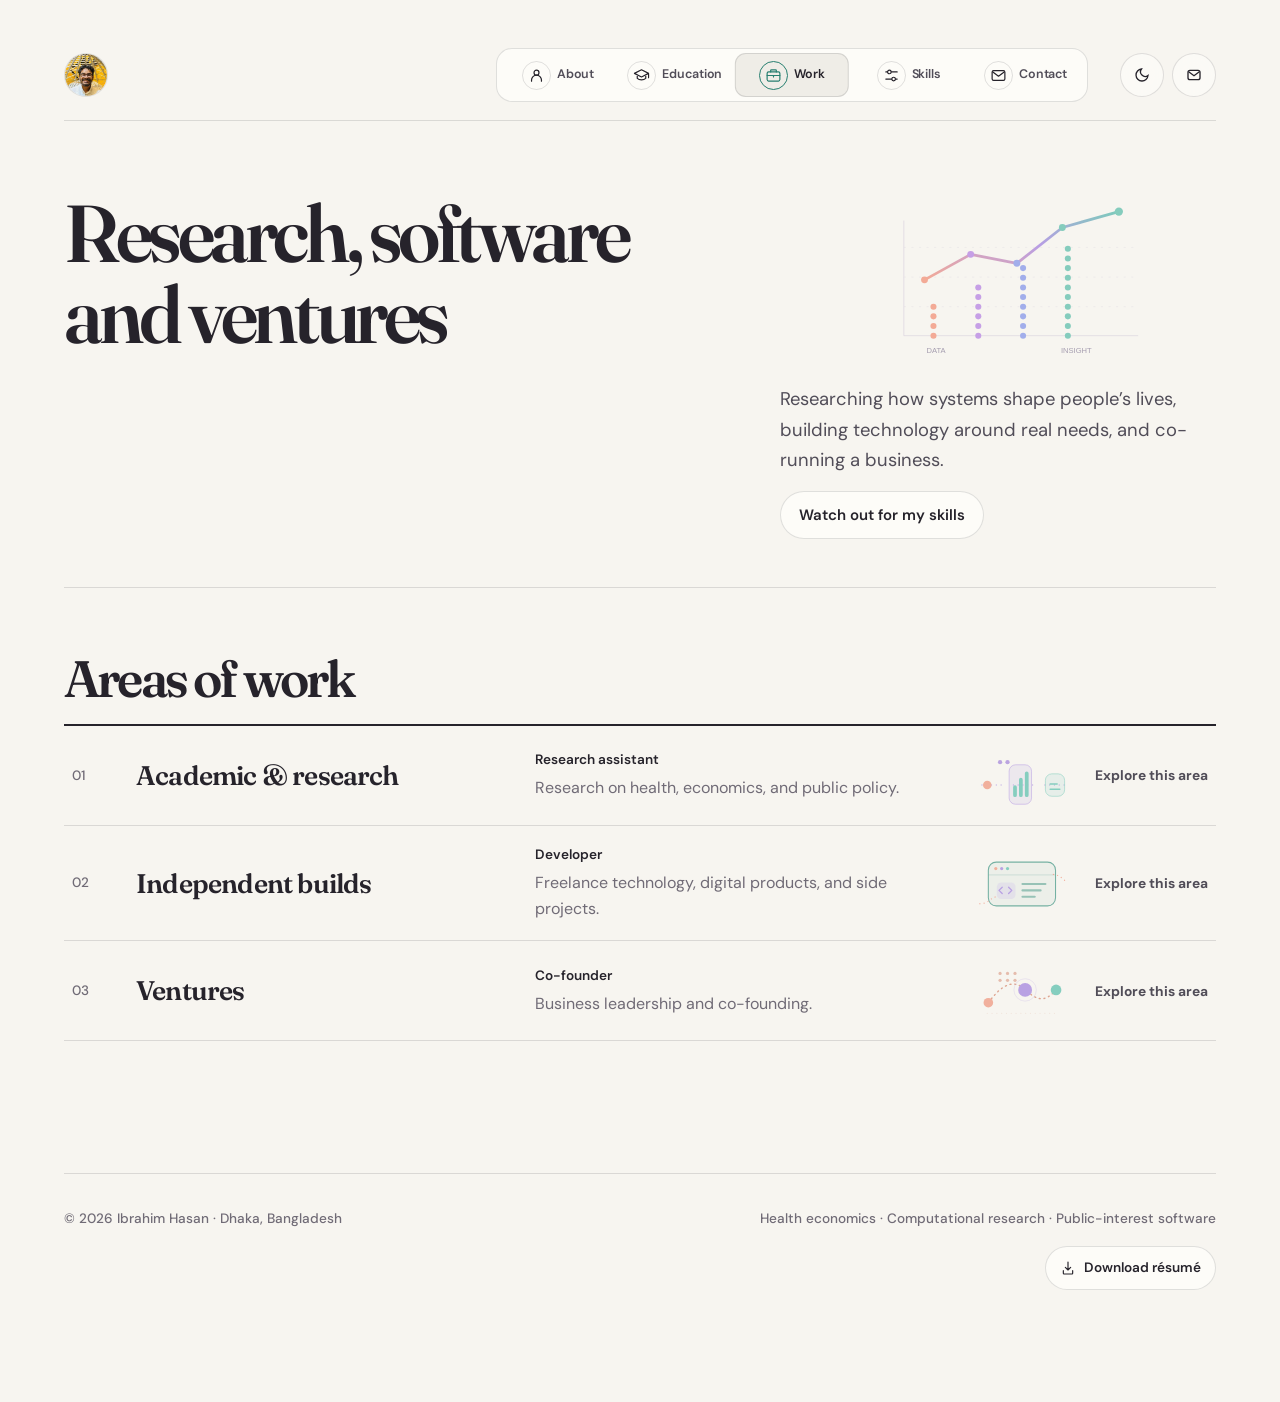
<file: work.html>
<!DOCTYPE html>
<html lang="en" data-theme="light">
<head>
  <meta charset="UTF-8">
  <style>html{background-color:#f7f5f0}html[data-theme="dark"]{background-color:#17161a}</style>
  <script>try{const savedTheme=localStorage.getItem('ih_theme');if(savedTheme==='dark'||savedTheme==='light')document.documentElement.setAttribute('data-theme',savedTheme)}catch{}</script>
  <meta name="viewport" content="width=device-width, initial-scale=1.0">
  <title>Work &amp; Experience · Ibrahim Hasan</title>
  <meta name="description" content="Selected health policy research, public-interest software, and computational projects.">
  <meta name="author" content="Ibrahim Hasan">
  <link rel="preconnect" href="https://fonts.googleapis.com">
  <link rel="preconnect" href="https://fonts.gstatic.com" crossorigin>
  <link href="https://fonts.googleapis.com/css2?family=DM+Sans:ital,opsz,wght@0,9..40,400;0,9..40,500;0,9..40,600;0,9..40,700;0,9..40,800;1,9..40,500;1,9..40,700&family=Fraunces:ital,opsz,wght@0,9..144,400;0,9..144,500;0,9..144,600;1,9..144,400;1,9..144,500;1,9..144,600&family=JetBrains+Mono:wght@400;500&display=swap" rel="stylesheet">
  <link rel="stylesheet" href="css/style.css?v=7.19">
</head>
<body data-page="work">
  <div class="app-container">
    <header class="site-header">
      <div class="header-row">
        <div class="brand-mark">
          <img src="assets/ibrahim-hasan-avatar.jpg" alt="Ibrahim Hasan" width="44" height="44">
        </div>


        <nav class="site-nav" aria-label="Main navigation">
          <a class="site-nav-link" href="index.html" data-page-link="about"><svg class="nav-icon" viewBox="0 0 24 24" aria-hidden="true"><circle cx="12" cy="8" r="3.5"/><path d="M5 20v-1.5a7 7 0 0 1 14 0V20"/></svg><span>About</span></a>
          <a class="site-nav-link" href="education.html" data-page-link="education"><svg class="nav-icon" viewBox="0 0 24 24" aria-hidden="true"><path d="m2 9 10-5 10 5-10 5-10-5Zm4 2v5c3 3 9 3 12 0v-5m4-2v6"/></svg><span>Education</span></a>
          <a class="site-nav-link" href="work.html" data-page-link="work" aria-current="page"><svg class="nav-icon" viewBox="0 0 24 24" aria-hidden="true"><rect x="3" y="7" width="18" height="13" rx="2"/><path d="M8 7V5a1 1 0 0 1 1-1h6a1 1 0 0 1 1 1v2M3 12h18m-9 0v2"/></svg><span>Work</span></a>
          <a class="site-nav-link" href="skills.html" data-page-link="skills"><svg class="nav-icon" viewBox="0 0 24 24" aria-hidden="true"><path d="M4 7h16M4 17h16"/><circle cx="9" cy="7" r="2.5"/><circle cx="15" cy="17" r="2.5"/></svg><span>Skills</span></a>
          <a class="site-nav-link" href="contact.html" data-page-link="contact"><svg class="nav-icon" viewBox="0 0 24 24" aria-hidden="true"><rect x="3" y="5" width="18" height="14" rx="2"/><path d="m4 7 8 6 8-6"/></svg><span>Contact</span></a>
        </nav>

        <div class="header-actions">
          <!-- Theme Toggle -->
          <button id="theme-toggle" class="icon-btn" aria-label="Toggle visual theme" title="Toggle dark/light theme">
            <svg class="sun-icon" viewBox="0 0 24 24" width="16" height="16" fill="none" stroke="currentColor" stroke-width="2">
              <circle cx="12" cy="12" r="5"></circle>
              <line x1="12" y1="1" x2="12" y2="3"></line>
              <line x1="12" y1="21" x2="12" y2="23"></line>
              <line x1="4.22" y1="4.22" x2="5.64" y2="5.64"></line>
              <line x1="18.36" y1="18.36" x2="19.78" y2="19.78"></line>
              <line x1="1" y1="12" x2="3" y2="12"></line>
              <line x1="21" y1="12" x2="23" y2="12"></line>
              <line x1="4.22" y1="19.78" x2="5.64" y2="18.36"></line>
              <line x1="18.36" y1="5.64" x2="19.78" y2="4.22"></line>
            </svg>
            <svg class="moon-icon" viewBox="0 0 24 24" width="16" height="16" fill="none" stroke="currentColor" stroke-width="2">
              <path d="M21 12.79A9 9 0 1 1 11.21 3 7 7 0 0 0 21 12.79z"></path>
            </svg>
          </button>
<!-- Send Email -->
          <a class="icon-btn" href="mailto:ibrahimhasanzafar@gmail.com" title="Send an email" aria-label="Send an email">
            <svg viewBox="0 0 24 24" width="16" height="16" fill="none" stroke="currentColor" stroke-width="2" aria-hidden="true"><rect x="3" y="5" width="18" height="14" rx="3"></rect><path d="m4 7 8 6 8-6"></path></svg>
          </a>
        </div>
      </div>
    </header>
    <main>
      <section class="portfolio-opening" id="hero">
        <div class="opening-heading">
          <h1>Research, software and ventures</h1>
        </div>
        <div class="opening-aside">
          <p>Researching how systems shape people’s lives, building technology around real needs, and co-running a business.</p>
          <a class="hero-profile-link page-step-source" href="skills.html" data-next-page><strong>Watch out for my skills</strong></a>
          <figure class="page-art opening-art page-art--work" aria-hidden="true"><svg viewBox="0 0 430 260" focusable="false">
  <defs><linearGradient id="work-chart" x1="0" y1="1" x2="1" y2="0"><stop stop-color="#f18a70"/><stop offset=".55" stop-color="#9d79df"/><stop offset="1" stop-color="#49b9a5"/></linearGradient></defs>
  <path d="M45 207h340M45 40v167" fill="none" stroke="#a99abf" stroke-width="1.3" opacity=".38"/>
  <path d="M45 165h340M45 122h340M45 79h340" fill="none" stroke="#a99abf" stroke-width="1" stroke-dasharray="3 8" opacity=".24"/>
  <circle class="chart-dot" cx="88" cy="207" r="4.4" fill="#f18a70" style="--dot-delay:0.00s"/><circle class="chart-dot" cx="88" cy="193" r="4.4" fill="#f18a70" style="--dot-delay:0.06s"/><circle class="chart-dot" cx="88" cy="179" r="4.4" fill="#f18a70" style="--dot-delay:0.11s"/><circle class="chart-dot" cx="88" cy="165" r="4.4" fill="#f18a70" style="--dot-delay:0.17s"/><circle class="chart-dot" cx="153" cy="207" r="4.4" fill="#b17be2" style="--dot-delay:0.06s"/><circle class="chart-dot" cx="153" cy="193" r="4.4" fill="#b17be2" style="--dot-delay:0.11s"/><circle class="chart-dot" cx="153" cy="179" r="4.4" fill="#b17be2" style="--dot-delay:0.17s"/><circle class="chart-dot" cx="153" cy="165" r="4.4" fill="#b17be2" style="--dot-delay:0.22s"/><circle class="chart-dot" cx="153" cy="151" r="4.4" fill="#b17be2" style="--dot-delay:0.28s"/><circle class="chart-dot" cx="153" cy="137" r="4.4" fill="#b17be2" style="--dot-delay:0.33s"/><circle class="chart-dot" cx="218" cy="207" r="4.4" fill="#7e91e9" style="--dot-delay:0.11s"/><circle class="chart-dot" cx="218" cy="193" r="4.4" fill="#7e91e9" style="--dot-delay:0.17s"/><circle class="chart-dot" cx="218" cy="179" r="4.4" fill="#7e91e9" style="--dot-delay:0.22s"/><circle class="chart-dot" cx="218" cy="165" r="4.4" fill="#7e91e9" style="--dot-delay:0.28s"/><circle class="chart-dot" cx="218" cy="151" r="4.4" fill="#7e91e9" style="--dot-delay:0.33s"/><circle class="chart-dot" cx="218" cy="137" r="4.4" fill="#7e91e9" style="--dot-delay:0.39s"/><circle class="chart-dot" cx="218" cy="123" r="4.4" fill="#7e91e9" style="--dot-delay:0.44s"/><circle class="chart-dot" cx="218" cy="109" r="4.4" fill="#7e91e9" style="--dot-delay:0.49s"/><circle class="chart-dot" cx="283" cy="207" r="4.4" fill="#55bba7" style="--dot-delay:0.17s"/><circle class="chart-dot" cx="283" cy="193" r="4.4" fill="#55bba7" style="--dot-delay:0.22s"/><circle class="chart-dot" cx="283" cy="179" r="4.4" fill="#55bba7" style="--dot-delay:0.28s"/><circle class="chart-dot" cx="283" cy="165" r="4.4" fill="#55bba7" style="--dot-delay:0.33s"/><circle class="chart-dot" cx="283" cy="151" r="4.4" fill="#55bba7" style="--dot-delay:0.39s"/><circle class="chart-dot" cx="283" cy="137" r="4.4" fill="#55bba7" style="--dot-delay:0.44s"/><circle class="chart-dot" cx="283" cy="123" r="4.4" fill="#55bba7" style="--dot-delay:0.49s"/><circle class="chart-dot" cx="283" cy="109" r="4.4" fill="#55bba7" style="--dot-delay:0.55s"/><circle class="chart-dot" cx="283" cy="95" r="4.4" fill="#55bba7" style="--dot-delay:0.60s"/><circle class="chart-dot" cx="283" cy="81" r="4.4" fill="#55bba7" style="--dot-delay:0.66s"/>
  <path class="chart-trend" d="m75 126 67-37 67 13 66-52 82-23" fill="none" stroke="url(#work-chart)" stroke-width="4" stroke-linecap="round" stroke-linejoin="round"/>
  <circle cx="75" cy="126" r="5" fill="#f18a70"/><circle cx="142" cy="89" r="5" fill="#b17be2"/><circle cx="209" cy="102" r="5" fill="#7e91e9"/><circle cx="275" cy="50" r="5" fill="#55bba7"/><circle cx="357" cy="27" r="6" fill="#55bba7"/>
  <text x="78" y="232" fill="#837995" font-size="11" font-family="sans-serif">DATA</text><text x="273" y="232" fill="#837995" font-size="11" font-family="sans-serif">INSIGHT</text>
</svg></figure>
        </div>
      </section>

      <section class="work-directory content-section" aria-label="Explore work areas">
        <div class="work-directory-heading"><h2>Areas of work</h2></div>
        <div class="work-directory-grid portfolio-index">
          <a class="work-directory-card work-directory-card--research" href="academic-research.html">
            <span class="directory-index">01</span><svg class="directory-art" viewBox="0 0 180 118" aria-hidden="true"><path d="M12 77h42m17 0h42m17 0h38" fill="none" stroke="#9875dc" stroke-width="2" stroke-dasharray="2 7"/><circle cx="23" cy="77" r="8" fill="#ee8b70"/><rect x="64" y="39" width="42" height="74" rx="12" fill="rgba(151,117,220,.16)" stroke="#9875dc"/><path d="M75 96V81m11 15V67m11 29V55" stroke="#49b9a5" stroke-width="7" stroke-linecap="round"/><rect x="132" y="56" width="36" height="42" rx="12" fill="rgba(73,185,165,.14)" stroke="#49b9a5"/><path d="M141 85h18m-18-10h13" stroke="#49b9a5" stroke-width="3" stroke-linecap="round"/><circle cx="47" cy="34" r="4" fill="#9b79d8"/><circle cx="61" cy="34" r="4" fill="#9b79d8"/></svg>
            <h3>Academic &amp; research</h3><div class="directory-summary"><span>Research assistant</span><p>Research on health, economics, and public policy.</p></div><span class="directory-cta">Explore this area</span>
          </a>
          <a class="work-directory-card work-directory-card--builds" href="independent-builds.html">
            <span class="directory-index">02</span><svg class="directory-art" viewBox="0 0 180 118" aria-hidden="true"><rect x="25" y="19" width="126" height="82" rx="15" fill="rgba(49,141,122,.08)" stroke="#318d7a" stroke-width="2"/><path d="M25 43h126" stroke="#318d7a" stroke-opacity=".55"/><circle cx="39" cy="31" r="3" fill="#ee8b70"/><circle cx="50" cy="31" r="3" fill="#9875dc"/><circle cx="61" cy="31" r="3" fill="#49b9a5"/><rect x="41" y="57" width="35" height="31" rx="8" fill="rgba(151,117,220,.18)"/><path d="m51 66-6 6 6 6m12-12 6 6-6 6" fill="none" stroke="#9875dc" stroke-width="2.5" stroke-linecap="round" stroke-linejoin="round"/><path d="M89 60h43m-43 12h34m-34 12h23" stroke="#318d7a" stroke-width="4" stroke-linecap="round" opacity=".72"/><path d="M8 97c20 0 21-13 33-13m105-42c15 0 18 12 26 12" fill="none" stroke="#ef8069" stroke-width="2" stroke-dasharray="2 6"/></svg>
            <h3>Independent builds</h3><div class="directory-summary"><span>Developer</span><p>Freelance technology, digital products, and side projects.</p></div><span class="directory-cta">Explore this area</span>
          </a>
          <a class="work-directory-card work-directory-card--ventures" href="ventures.html">
            <span class="directory-index">03</span><svg class="directory-art" viewBox="0 0 180 118" aria-hidden="true"><path d="M25 82c27-37 49-44 70-24s36 24 57 0" fill="none" stroke="#d17a5d" stroke-width="2.5" stroke-linecap="round" stroke-dasharray="2 7"/><circle cx="25" cy="82" r="9" fill="#ee8b70"/><circle cx="94" cy="58" r="13" fill="#9875dc"/><circle cx="152" cy="58" r="10" fill="#49b9a5"/><circle cx="94" cy="58" r="21" fill="none" stroke="#9875dc" stroke-opacity=".4"/><path d="M22 102h133" stroke="#d17a5d" stroke-opacity=".38" stroke-dasharray="2 7"/><g fill="#d17a5d" opacity=".7"><circle cx="47" cy="27" r="3"/><circle cx="61" cy="27" r="3"/><circle cx="75" cy="27" r="3"/><circle cx="47" cy="40" r="3"/><circle cx="61" cy="40" r="3"/><circle cx="75" cy="40" r="3"/></g></svg>
            <h3>Ventures</h3><div class="directory-summary"><span>Co-founder</span><p>Business leadership and co-founding.</p></div><span class="directory-cta">Explore this area</span>
          </a>
        </div>
      </section>
      <footer class="site-footer">
        <div class="footer-meta">
          <span>© <span id="current-year">2026</span> Ibrahim Hasan · Dhaka, Bangladesh</span>
          <span>Health economics · Computational research · Public-interest software</span>
        </div>
        <a class="resume-download" href="assets/Ibrahim_Hasan_CV.pdf" download>
          <svg viewBox="0 0 24 24" width="16" height="16" fill="none" stroke="currentColor" stroke-width="1.75" stroke-linecap="round" stroke-linejoin="round" aria-hidden="true"><path d="M12 3v12m-4-4 4 4 4-4M5 16v4a1 1 0 0 0 1 1h12a1 1 0 0 0 1-1v-4"/></svg>
          <span>Download résumé</span>
        </a>
      </footer>

    </main>
  </div>
    <!-- Interactive Project & Research Modals -->
  <div class="modal-backdrop" id="modal-backdrop" aria-hidden="true">
    <div class="modal-dialog" role="dialog" aria-modal="true" aria-labelledby="modal-title">
      <button class="modal-close-btn" id="modal-close-btn" aria-label="Close dialog">&times;</button>
      <div class="modal-content-container" id="modal-dynamic-content">
        <!-- Injected dynamically via JavaScript -->
      </div>
    </div>
  </div>


  <!-- Toast Notification Container -->
  <div class="toast-container" id="toast-container" aria-live="polite"></div>
  <script src="js/main.js?v=6.1"></script>
</body>
</html>
</file>
<file: css/style.css>
/* Hallmark v2 · genre: editorial · built: the portfolio · redesign: restyle · modes: light+dark · signature: the research and project index */
/* Critique: use type and rules to connect the pages. Keep colour in artwork and interactive states. */
/* Hallmark · reworded "Choose a starting point." to "Explore my work" · the heading names the section. */
/* ==========================================================================
   Ibrahim Hasan — Portfolio Stylesheet
   Clinical, Minimalist, Low-Key Modern Editorial Aesthetic
   ========================================================================== */

/* --- Design Tokens & Variables --- */
:root {
  /* Color Palette - Dark Obsidian (Default) */
  --bg-primary: #08090d;
  --bg-surface: #0f1118;
  --bg-surface-elevated: #151822;
  --bg-hover: rgba(255, 255, 255, 0.04);
  
  --border-subtle: rgba(255, 255, 255, 0.08);
  --border-hover: rgba(255, 255, 255, 0.16);
  
  --ink-primary: #f8fafc;
  --ink-secondary: #cbd5e1;
  --ink-muted: #94a3b8;
  --ink-faint: #64748b;
  
  /* Clinical Accent Tones */
  --accent-blue: #38bdf8;
  --accent-emerald: #34d399;
  
  /* Typography Scale - Archivo Editorial Grotesk */
  --font-sans: 'Archivo', -apple-system, BlinkMacSystemFont, 'Segoe UI', Roboto, sans-serif;
  --font-mono: 'JetBrains Mono', ui-monospace, monospace;
  
  --text-display: clamp(2.85rem, 5.8vw, 4.25rem);
  --text-heading: 1.35rem;
  --text-subheading: 1.12rem;
  --text-body: 1.02rem;
  --text-small: 0.92rem;
  --text-micro: 0.85rem;
  
  /* Layout Sizing */
  --container-max: 720px;
  --radius-sm: 6px;
  --radius-md: 10px;
  --radius-full: 9999px;
  
  /* Springs & Transitions */
  --ease-spring: cubic-bezier(0.16, 1, 0.3, 1);
  --transition-fast: 150ms var(--ease-spring);
  --transition-normal: 240ms var(--ease-spring);
}

/* Light Theme Overrides */
[data-theme="light"] {
  --bg-primary: #f8fafc;
  --bg-surface: #ffffff;
  --bg-surface-elevated: #f1f5f9;
  --bg-hover: rgba(0, 0, 0, 0.035);
  
  --border-subtle: rgba(0, 0, 0, 0.08);
  --border-hover: rgba(0, 0, 0, 0.16);
  
  --ink-primary: #090d16;
  --ink-secondary: #334155;
  --ink-muted: #475569;
  --ink-faint: #64748b;
  
  --accent-blue: #0284c7;
  --accent-emerald: #059669;
}

/* --- Base & Reset --- */
*, *::before, *::after {
  box-sizing: border-box;
  margin: 0;
  padding: 0;
}

html {
  font-family: var(--font-sans);
  font-size: 16px;
  line-height: 1.6;
  scroll-behavior: smooth;
  background-color: var(--bg-primary);
  color: var(--ink-secondary);
  -webkit-font-smoothing: antialiased;
  -moz-osx-font-smoothing: grayscale;
}

body {
  min-height: 100vh;
  background-color: var(--bg-primary);
  color: var(--ink-secondary);
  transition: background-color var(--transition-normal), color var(--transition-normal);
  overflow-x: clip;
}

a {
  color: inherit;
  text-decoration: none;
  transition: color var(--transition-fast);
}

button {
  font-family: inherit;
  cursor: pointer;
  border: none;
  background: none;
}

code, pre {
  font-family: var(--font-mono);
}

/* --- Ambient Desktop Spotlight Layer (Emil Kowalski Widescreen Atmosphere) --- */
.ambient-spotlight {
  position: fixed;
  inset: 0;
  pointer-events: none;
  z-index: 0;
  background: radial-gradient(
    700px circle at var(--mouse-x, 50%) var(--mouse-y, 35%),
    rgba(56, 189, 248, 0.045),
    transparent 80%
  );
  opacity: 1;
  transition: opacity 300ms ease;
}

[data-theme="light"] .ambient-spotlight {
  background: radial-gradient(
    700px circle at var(--mouse-x, 50%) var(--mouse-y, 35%),
    rgba(2, 132, 199, 0.035),
    transparent 80%
  );
}

/* Single Focused Column Layout */
.app-container {
  max-width: var(--container-max);
  margin: 0 auto;
  padding: 44px 24px 96px;
  position: relative;
  z-index: 1;
}

/* --- Entrance Animation --- */
@keyframes entranceFade {
  from {
    opacity: 0;
    transform: translateY(8px);
  }
  to {
    opacity: 1;
    transform: translateY(0);
  }
}

/* --- Top Header --- */
.site-header {
  margin-bottom: 56px;
  padding-bottom: 24px;
  animation: entranceFade 0.4s var(--ease-spring) both;
}

.header-row {
  display: flex;
  align-items: center;
  justify-content: space-between;
  gap: 16px;
}

.brand-wrap {
  display: flex;
  align-items: center;
  gap: 12px;
}

.brand-name {
  font-size: var(--text-heading);
  font-weight: 700;
  color: var(--ink-primary);
  letter-spacing: -0.02em;
}

.status-pill {
  display: inline-flex;
  align-items: center;
  gap: 6px;
  padding: 5px 11px;
  border-radius: var(--radius-full);
  background: var(--bg-surface);
  border: 1px solid var(--border-subtle);
  font-size: var(--text-micro);
  font-weight: 500;
  color: var(--ink-muted);
  font-family: var(--font-sans);
}

.status-dot {
  width: 6px;
  height: 6px;
  border-radius: 50%;
  background-color: var(--accent-emerald);
  box-shadow: 0 0 8px var(--accent-emerald);
}

.header-actions {
  display: flex;
  align-items: center;
  gap: 8px;
}

.icon-btn {
  display: inline-flex;
  align-items: center;
  justify-content: center;
  width: 38px;
  height: 38px;
  border-radius: var(--radius-sm);
  color: var(--ink-secondary);
  background: var(--bg-surface);
  border: 1px solid var(--border-subtle);
  transition: color var(--transition-fast), background var(--transition-fast), border-color var(--transition-fast);
}

.icon-btn:hover {
  color: var(--ink-primary);
  background: var(--bg-hover);
  border-color: var(--border-hover);
}

/* Theme Toggle Icons */
[data-theme="dark"] .sun-icon { display: block; }
[data-theme="dark"] .moon-icon { display: none; }
[data-theme="light"] .sun-icon { display: none; }
[data-theme="light"] .moon-icon { display: block; }

/* --- Hero / Bio Section --- */
.hero-section {
  margin-bottom: 60px;
  animation: entranceFade 0.45s var(--ease-spring) both;
}

.hero-title {
  font-size: var(--text-display);
  font-weight: 800;
  color: var(--ink-primary);
  letter-spacing: -0.035em;
  line-height: 1.08;
  margin-bottom: 22px;
}

.hero-title .text-muted {
  color: var(--ink-muted);
}

.hero-bio {
  font-size: var(--text-subheading);
  line-height: 1.65;
  color: var(--ink-secondary);
  margin-bottom: 30px;
}

.hero-bio strong {
  color: var(--ink-primary);
  font-weight: 600;
}

/* Quick Platform Links Strip */
.platform-links-strip {
  display: flex;
  flex-wrap: wrap;
  gap: 8px;
}

.platform-pill {
  display: inline-flex;
  align-items: center;
  gap: 7px;
  padding: 7px 13px;
  border-radius: var(--radius-full);
  background: var(--bg-surface);
  border: 1px solid var(--border-subtle);
  font-size: var(--text-small);
  font-weight: 500;
  color: var(--ink-secondary);
  transition: color var(--transition-fast), border-color var(--transition-fast), background-color var(--transition-fast), transform var(--transition-fast);
  animation: entranceFade 0.45s var(--ease-spring) both;
}

.platform-pill:nth-child(1) { animation-delay: 40ms; }
.platform-pill:nth-child(2) { animation-delay: 80ms; }
.platform-pill:nth-child(3) { animation-delay: 120ms; }
.platform-pill:nth-child(4) { animation-delay: 160ms; }
.platform-pill:nth-child(5) { animation-delay: 200ms; }
.platform-pill:nth-child(6) { animation-delay: 240ms; }
.platform-pill:nth-child(7) { animation-delay: 280ms; }

.platform-pill:hover {
  color: var(--ink-primary);
  background: var(--bg-hover);
  border-color: var(--border-hover);
  transform: translateY(-1px);
}

.platform-pill svg {
  flex-shrink: 0;
  color: var(--ink-muted);
  transition: color var(--transition-fast);
}

.platform-pill:hover svg {
  color: var(--ink-primary);
}

/* --- Section Structure --- */
.content-section {
  margin-bottom: 60px;
}

.section-label {
  font-size: var(--text-heading);
  font-weight: 700;
  color: var(--ink-primary);
  letter-spacing: -0.02em;
  margin-bottom: 24px;
  display: flex;
  align-items: center;
  justify-content: space-between;
}

.section-label-sub {
  font-size: var(--text-small);
  font-weight: 400;
  color: var(--ink-muted);
  font-family: var(--font-sans);
}

/* --- Quiet List Layout (Works / Projects) --- */
.quiet-list {
  display: flex;
  flex-direction: column;
  gap: 16px;
  position: relative;
}

/* Sliding Hover Highlight Pill (Emil Kowalski Signature Magnetic Pill) */
.sliding-hover-pill {
  position: absolute;
  top: 0;
  left: 0;
  pointer-events: none;
  background: var(--bg-hover);
  border-radius: var(--radius-md);
  z-index: 0;
  opacity: 0;
  transition:
    transform 200ms cubic-bezier(0.16, 1, 0.3, 1),
    width 200ms cubic-bezier(0.16, 1, 0.3, 1),
    height 200ms cubic-bezier(0.16, 1, 0.3, 1),
    opacity 150ms ease;
  will-change: transform, width, height, opacity;
}

.has-magnetic-pill > .quiet-item:hover,
.has-magnetic-pill > .trajectory-item:hover,
.has-magnetic-pill > .channel-row:hover {
  background: transparent !important;
}

.quiet-item {
  padding: 16px 18px;
  margin: 0 -18px;
  border-radius: var(--radius-md);
  display: flex;
  flex-direction: column;
  gap: 10px;
  transition: background var(--transition-fast), transform var(--transition-fast);
  position: relative;
  z-index: 1;
  animation: entranceFade 0.5s var(--ease-spring) both;
}

.quiet-item:nth-child(1) { animation-delay: 60ms; }
.quiet-item:nth-child(2) { animation-delay: 120ms; }
.quiet-item:nth-child(3) { animation-delay: 180ms; }
.quiet-item:nth-child(4) { animation-delay: 240ms; }
.quiet-item:nth-child(5) { animation-delay: 300ms; }
.quiet-item:nth-child(6) { animation-delay: 360ms; }

.quiet-item:hover {
  background: var(--bg-hover);
}

.item-header {
  display: flex;
  align-items: baseline;
  justify-content: space-between;
  gap: 16px;
  flex-wrap: wrap;
}

.item-title-group {
  display: flex;
  align-items: baseline;
  gap: 10px;
  flex-wrap: wrap;
}

.item-title {
  font-size: 1.12rem;
  font-weight: 600;
  color: var(--ink-primary);
  letter-spacing: -0.015em;
}

.item-title-link {
  color: var(--ink-primary);
  display: inline-flex;
  align-items: center;
  gap: 6px;
}

.item-title-link:hover {
  color: var(--accent-blue);
}

.item-tag {
  font-family: var(--font-sans);
  font-size: var(--text-micro);
  font-weight: 500;
  color: var(--ink-muted);
}

.item-desc {
  font-size: var(--text-body);
  line-height: 1.6;
  color: var(--ink-secondary);
  max-width: 65ch;
}

.item-footer {
  display: flex;
  align-items: center;
  justify-content: space-between;
  gap: 12px;
  flex-wrap: wrap;
  margin-top: 4px;
}

.item-tech-row {
  display: flex;
  align-items: center;
  gap: 6px;
  flex-wrap: wrap;
}

.tech-dot-label {
  font-family: var(--font-sans);
  font-size: var(--text-micro);
  font-weight: 500;
  color: var(--ink-muted);
  background: var(--bg-surface);
  padding: 3px 8px;
  border-radius: var(--radius-sm);
  border: 1px solid var(--border-subtle);
}

.item-actions {
  display: flex;
  align-items: center;
  gap: 12px;
}

.link-btn {
  display: inline-flex;
  align-items: center;
  gap: 4px;
  font-size: var(--text-small);
  font-weight: 500;
  color: var(--accent-blue);
  transition: transform var(--transition-fast), color var(--transition-fast);
}

.link-btn:hover {
  color: var(--ink-primary);
  transform: translateX(2px);
}

.details-trigger {
  font-size: var(--text-small);
  font-weight: 500;
  color: var(--ink-muted);
  cursor: pointer;
  transition: color var(--transition-fast);
}

.details-trigger:hover {
  color: var(--ink-primary);
}

/* --- Trajectory / Timeline List --- */
.trajectory-list {
  display: flex;
  flex-direction: column;
  gap: 16px;
  position: relative;
}

.trajectory-item {
  padding: 14px 18px;
  margin: 0 -18px;
  border-radius: var(--radius-md);
  display: grid;
  grid-template-columns: 140px 1fr;
  gap: 20px;
  position: relative;
  z-index: 1;
  transition: background var(--transition-fast), transform var(--transition-fast);
  animation: entranceFade 0.5s var(--ease-spring) both;
}

.trajectory-item:nth-child(1) { animation-delay: 80ms; }
.trajectory-item:nth-child(2) { animation-delay: 160ms; }
.trajectory-item:nth-child(3) { animation-delay: 240ms; }
.trajectory-item:nth-child(4) { animation-delay: 320ms; }

.trajectory-item:hover {
  background: var(--bg-hover);
}

.trajectory-period {
  font-family: var(--font-sans);
  font-size: var(--text-small);
  font-weight: 500;
  color: var(--ink-muted);
  padding-top: 2px;
}

.trajectory-role {
  font-size: 1.05rem;
  font-weight: 600;
  color: var(--ink-primary);
  margin-bottom: 3px;
}

.trajectory-org {
  font-size: var(--text-small);
  color: var(--ink-muted);
  margin-bottom: 6px;
}

.trajectory-desc {
  font-size: var(--text-body);
  line-height: 1.55;
  color: var(--ink-secondary);
}

/* --- Discourse & Channels List --- */
.channel-row {
  padding: 14px 18px;
  margin: 0 -18px;
  border-radius: var(--radius-md);
  display: flex;
  align-items: center;
  justify-content: space-between;
  gap: 16px;
  position: relative;
  z-index: 1;
  transition: background var(--transition-fast), transform var(--transition-fast);
  animation: entranceFade 0.5s var(--ease-spring) both;
}

.channel-row:nth-child(1) { animation-delay: 60ms; }
.channel-row:nth-child(2) { animation-delay: 110ms; }
.channel-row:nth-child(3) { animation-delay: 160ms; }
.channel-row:nth-child(4) { animation-delay: 210ms; }
.channel-row:nth-child(5) { animation-delay: 260ms; }
.channel-row:nth-child(6) { animation-delay: 310ms; }

.channel-row:hover {
  background: var(--bg-hover);
}

.channel-info {
  display: flex;
  align-items: center;
  gap: 14px;
}

.channel-icon {
  width: 36px;
  height: 36px;
  border-radius: var(--radius-sm);
  background: var(--bg-surface);
  border: 1px solid var(--border-subtle);
  display: inline-flex;
  align-items: center;
  justify-content: center;
  color: var(--ink-secondary);
  flex-shrink: 0;
  transition: transform var(--transition-fast), color var(--transition-fast);
}

.channel-row:hover .channel-icon {
  color: var(--accent-blue);
  transform: scale(1.05);
}

.channel-text-wrap {
  display: flex;
  flex-direction: column;
}

.channel-name {
  font-size: var(--text-body);
  font-weight: 600;
  color: var(--ink-primary);
}

.channel-desc {
  font-size: var(--text-small);
  color: var(--ink-muted);
}

.channel-link-arrow {
  display: inline-flex;
  align-items: center;
  gap: 4px;
  font-family: var(--font-sans);
  font-size: var(--text-small);
  font-weight: 500;
  color: var(--ink-muted);
  transition: color var(--transition-fast), transform var(--transition-fast);
}

.channel-row:hover .channel-link-arrow {
  color: var(--accent-blue);
  transform: translateX(3px);
}

/* --- Tactile Active Press Physics (Emil Kowalski Signature) --- */
.icon-btn,
.platform-pill,
.copy-btn,
.link-btn,
.details-trigger {
  transition:
    transform 140ms cubic-bezier(0.16, 1, 0.3, 1),
    color var(--transition-fast),
    background var(--transition-fast),
    border-color var(--transition-fast);
}

.icon-btn:active,
.platform-pill:active,
.copy-btn:active {
  transform: scale(0.94);
  transition: transform 60ms cubic-bezier(0.2, 0, 0, 1);
}

.link-btn:active,
.details-trigger:active {
  transform: scale(0.97) translateX(1px);
}

#theme-toggle svg {
  transition: transform 300ms cubic-bezier(0.16, 1, 0.3, 1);
}

#theme-toggle:hover svg {
  transform: rotate(20deg) scale(1.1);
}

/* --- Contact & Footer --- */
.contact-section {
  padding-top: 32px;
  display: flex;
  flex-direction: column;
  gap: 24px;
  animation: entranceFade 0.5s var(--ease-spring) both;
}

.contact-header {
  display: flex;
  flex-direction: column;
  gap: 8px;
}

.contact-email-row {
  display: flex;
  align-items: center;
  gap: 14px;
  flex-wrap: wrap;
}

.email-address {
  font-family: var(--font-sans);
  font-size: 1.05rem;
  font-weight: 600;
  color: var(--ink-primary);
}

.email-address:hover {
  color: var(--accent-blue);
}

.copy-btn {
  display: inline-flex;
  align-items: center;
  gap: 8px;
  padding: 7px 14px;
  border-radius: var(--radius-sm);
  background: var(--bg-surface);
  border: 1px solid var(--border-subtle);
  font-size: var(--text-small);
  font-weight: 500;
  color: var(--ink-secondary);
}

.copy-btn:hover {
  color: var(--ink-primary);
  background: var(--bg-hover);
  border-color: var(--border-hover);
}

/* --- Morphing Copy-to-Clipboard Icon (Emil Kowalski Micro-Interaction) --- */
.copy-email-btn {
  position: relative;
  overflow: hidden;
}

.copy-email-btn .icon-copy {
  opacity: 1;
  transform: scale(1) rotate(0deg);
  transition:
    transform 220ms cubic-bezier(0.16, 1, 0.3, 1),
    opacity 160ms ease;
}

.copy-email-btn .icon-check {
  display: block;
  opacity: 0;
  transform: scale(0.2) rotate(-30deg);
  transition:
    transform 220ms cubic-bezier(0.16, 1, 0.3, 1),
    opacity 160ms ease;
}

.icon-btn.copy-email-btn .icon-copy,
.icon-btn.copy-email-btn .icon-check {
  position: absolute;
  top: 50%;
  left: 50%;
  margin-top: -8px;
  margin-left: -8px;
}

.copy-btn-icon-wrap {
  position: relative;
  width: 14px;
  height: 14px;
  display: inline-flex;
  align-items: center;
  justify-content: center;
  flex-shrink: 0;
}

.copy-btn-icon-wrap .icon-copy,
.copy-btn-icon-wrap .icon-check {
  position: absolute;
  top: 0;
  left: 0;
}

.copy-email-btn.copied .icon-copy {
  opacity: 0;
  transform: scale(0.2) rotate(30deg);
}

.copy-email-btn.copied .icon-check {
  opacity: 1;
  transform: scale(1) rotate(0deg);
}

.copy-email-btn.copied {
  border-color: rgba(52, 211, 153, 0.4);
  color: var(--accent-emerald);
}

.copy-btn-text {
  transition: color 200ms ease;
}

.footer-meta {
  display: flex;
  align-items: center;
  justify-content: space-between;
  gap: 16px;
  font-size: var(--text-micro);
  font-weight: 500;
  color: var(--ink-muted);
  font-family: var(--font-sans);
  margin-top: 16px;
  flex-wrap: wrap;
}

/* --- Modals (Clinical & Spring Physics) --- */
.modal-backdrop {
  position: fixed;
  inset: 0;
  background: rgba(4, 6, 10, 0.82);
  backdrop-filter: blur(10px);
  -webkit-backdrop-filter: blur(10px);
  z-index: 1000;
  display: none;
  align-items: center;
  justify-content: center;
  padding: 24px;
  opacity: 0;
  pointer-events: none;
  transition: opacity 220ms ease;
}

.modal-backdrop.active {
  display: flex;
  opacity: 1;
  pointer-events: auto;
}

.modal-dialog {
  background: var(--bg-surface);
  border: 1px solid var(--border-hover);
  border-radius: var(--radius-md);
  max-width: 600px;
  width: 100%;
  max-height: 85vh;
  overflow-y: auto;
  padding: 32px;
  position: relative;
  transform: scale(0.95) translateY(12px);
  opacity: 0;
  transition:
    transform 280ms cubic-bezier(0.16, 1, 0.3, 1),
    opacity 200ms ease;
  box-shadow: 0 24px 60px -12px rgba(0, 0, 0, 0.75);
}

.modal-backdrop.active .modal-dialog {
  transform: scale(1) translateY(0);
  opacity: 1;
}

.modal-close-btn {
  position: absolute;
  top: 20px;
  right: 20px;
  width: 32px;
  height: 32px;
  border-radius: var(--radius-sm);
  background: var(--bg-surface-elevated);
  border: 1px solid var(--border-subtle);
  color: var(--ink-secondary);
  font-size: 1.25rem;
  display: inline-flex;
  align-items: center;
  justify-content: center;
  line-height: 1;
  transition: color var(--transition-fast), border-color var(--transition-fast), background-color var(--transition-fast), transform var(--transition-fast);
}

.modal-close-btn:hover {
  color: var(--ink-primary);
  border-color: var(--border-hover);
}

.modal-content-container {
  display: flex;
  flex-direction: column;
  gap: 16px;
}

.modal-header-tag,
.modal-tag {
  font-family: var(--font-sans);
  font-size: var(--text-micro);
  font-weight: 600;
  color: var(--accent-blue);
  text-transform: uppercase;
  letter-spacing: 0.05em;
}

.modal-title {
  font-size: 1.35rem;
  font-weight: 700;
  color: var(--ink-primary);
  line-height: 1.3;
}

.modal-body-text {
  font-size: var(--text-body);
  color: var(--ink-secondary);
  line-height: 1.65;
}

.modal-section-title {
  font-size: 1rem;
  font-weight: 600;
  color: var(--ink-primary);
  margin-top: 8px;
}

.modal-bullets {
  list-style: disc inside;
  display: flex;
  flex-direction: column;
  gap: 8px;
  font-size: var(--text-body);
  color: var(--ink-secondary);
  line-height: 1.55;
}

.research-publications {
  list-style-position: outside;
  padding-inline-start: 1.25em;
}

.research-publications a {
  text-decoration: underline;
  text-underline-offset: .18em;
}

/* --- Diagram Design (cathrynlavery/diagram-design Standards) --- */
.methodology-diagram-wrap {
  margin: 18px 0;
  padding: 16px 18px;
  background: var(--bg-primary);
  border: 1px solid var(--border-subtle);
  border-radius: var(--radius-md);
  overflow-x: auto;
}

.diagram-header {
  display: flex;
  align-items: center;
  justify-content: space-between;
  margin-bottom: 14px;
  font-family: var(--font-mono);
  font-size: 0.72rem;
  letter-spacing: 0.08em;
  text-transform: uppercase;
  color: var(--ink-faint);
}

.diagram-header-tag {
  display: inline-flex;
  align-items: center;
  gap: 6px;
  color: var(--accent-blue);
  font-weight: 500;
}

.diagram-svg {
  display: block;
  width: 100%;
  height: auto;
  min-width: 480px;
}

/* --- Toast Notification --- */
.toast-container {
  position: fixed;
  bottom: 24px;
  right: 24px;
  z-index: 2000;
  pointer-events: none;
}

.toast {
  background: var(--bg-surface-elevated);
  color: var(--ink-primary);
  border: 1px solid var(--border-hover);
  padding: 10px 18px;
  border-radius: var(--radius-sm);
  font-size: var(--text-small);
  font-weight: 500;
  font-family: var(--font-sans);
  box-shadow: 0 12px 24px -6px rgba(0, 0, 0, 0.5);
  animation: toastFade 2.4s var(--ease-spring) forwards;
}

@keyframes toastFade {
  0% { opacity: 0; transform: translateY(12px); }
  15% { opacity: 1; transform: translateY(0); }
  80% { opacity: 1; transform: translateY(0); }
  100% { opacity: 0; transform: translateY(-8px); }
}

/* --- Responsive Adjustments --- */
@media (max-width: 640px) {
  .app-container {
    padding: 28px 16px 64px;
  }
  
  .trajectory-item {
    grid-template-columns: 1fr;
    gap: 6px;
    padding: 12px 0;
    margin: 0;
  }
  
  .quiet-item {
    padding: 14px 0;
    margin: 0;
  }
  
  .channel-row {
    padding: 12px 0;
    margin: 0;
    flex-direction: column;
    align-items: flex-start;
    gap: 8px;
  }
  
  .item-header {
    flex-direction: column;
    gap: 4px;
  }
}

@media (max-width: 520px) {
  .brand-name {
    white-space: nowrap;
    font-size: 1.15rem;
  }
  
  .status-pill {
    display: none;
  }

  .header-actions {
    gap: 6px;
  }

  .icon-btn {
    width: 34px;
    height: 34px;
  }

  .section-label {
    flex-direction: column;
    align-items: flex-start;
    gap: 4px;
  }

  .hero-title {
    font-size: 1.85rem;
    line-height: 1.12;
  }
  
  .hero-bio {
    font-size: 1.02rem;
  }
}

@media (prefers-reduced-motion: reduce) {
  *, *::before, *::after {
    animation-duration: 0.01ms !important;
    animation-iteration-count: 1 !important;
    transition-duration: 0.01ms !important;
  }
}

/* Research journal direction: quiet typography, open rows, one original ink sketch. */
:root {
  --bg-primary: #101513;
  --bg-surface: #171e1a;
  --bg-surface-elevated: #202823;
  --bg-hover: rgba(224, 232, 222, 0.045);
  --border-subtle: rgba(224, 232, 222, 0.14);
  --border-hover: rgba(224, 232, 222, 0.26);
  --ink-primary: #edf0e9;
  --ink-secondary: #c4cbc2;
  --ink-muted: #9ca79e;
  --ink-faint: #818c83;
  --accent-blue: #cda87c;
  --accent-emerald: #b7c9aa;
  --container-max: 1120px;
  --radius-sm: 5px;
  --radius-md: 8px;
  --font-display: Georgia, 'Times New Roman', serif;
}

[data-theme="light"] {
  --bg-primary: #f4f3ed;
  --bg-surface: #eaece5;
  --bg-surface-elevated: #e1e5dc;
  --bg-hover: rgba(31, 44, 36, 0.045);
  --border-subtle: rgba(31, 44, 36, 0.16);
  --border-hover: rgba(31, 44, 36, 0.3);
  --ink-primary: #1e2821;
  --ink-secondary: #3e4a40;
  --ink-muted: #657166;
  --ink-faint: #7b867c;
  --accent-blue: #8d5f3c;
  --accent-emerald: #4f6b50;
}

html,
body {
  overflow-x: clip;
}

html {
  background: var(--bg-primary);
}

body {
  background: var(--bg-primary);
}

.ambient-spotlight,
[data-theme="light"] .ambient-spotlight {
  display: none;
}

.app-container {
  max-width: var(--container-max);
  padding: 32px 40px 92px;
}

.site-header {
  margin-bottom: clamp(76px, 11vw, 138px);
  padding-bottom: 18px;
  border-bottom: 1px solid var(--border-subtle);
}

.brand-name {
  font-size: 1.12rem;
  letter-spacing: -0.04em;
}

.status-pill {
  background: transparent;
}

.hero-section {
  display: grid;
  grid-template-columns: minmax(0, 1.05fr) minmax(300px, 0.8fr);
  column-gap: clamp(44px, 9vw, 120px);
  align-items: end;
  margin-bottom: clamp(108px, 14vw, 168px);
}

.hero-title {
  grid-column: 1;
  grid-row: 1;
  max-width: 9.5em;
  margin: 0;
  font-family: var(--font-display);
  font-size: clamp(3.6rem, 7.1vw, 6.4rem);
  font-weight: 400;
  line-height: 0.91;
  letter-spacing: -0.065em;
  overflow-wrap: break-word;
  min-width: 0;
}

.hero-title .text-muted {
  color: var(--ink-muted);
}

.hero-bio {
  grid-column: 2;
  grid-row: 1;
  max-width: 42ch;
  margin: 0 0 5px;
  font-size: 1.08rem;
  line-height: 1.78;
}

.hero-bio strong {
  color: var(--ink-primary);
  font-weight: 600;
}

.platform-links-strip {
  grid-column: 1;
  grid-row: 2;
  align-self: center;
  margin-top: 35px;
  gap: 8px 18px;
}

.platform-pill {
  padding: 7px 0;
  border: 0;
  border-bottom: 1px solid transparent;
  border-radius: 0;
  background: transparent;
  transition: color var(--transition-fast), border-color var(--transition-fast), background-color var(--transition-fast), transform var(--transition-fast);
}

.platform-pill svg {
  color: var(--ink-muted);
}

.hero-sketch {
  grid-column: 2;
  grid-row: 2;
  align-self: center;
  justify-self: end;
  width: min(100%, 410px);
  margin: 18px 0 0;
  color: var(--ink-muted);
}

.hero-sketch svg {
  display: block;
  width: 100%;
  height: auto;
  overflow: visible;
}

.sketch-line,
.sketch-loop,
.sketch-arrow {
  fill: none;
  stroke: currentColor;
  stroke-width: 1.55;
  stroke-linecap: round;
  stroke-linejoin: round;
}

.sketch-faint { opacity: 0.44; }
.sketch-accent { stroke: var(--accent-blue); stroke-width: 1.8; }
.sketch-loop { stroke: var(--accent-blue); stroke-width: 1.55; }
.sketch-dash { stroke-dasharray: 1 7; opacity: 0.7; }
.sketch-point { fill: var(--ink-muted); }
.sketch-point-accent { fill: var(--accent-blue); }
.sketch-arrow { stroke: var(--accent-blue); stroke-width: 1.7; }

.content-section {
  margin-bottom: clamp(88px, 12vw, 144px);
}

.section-label {
  margin-bottom: 25px;
  padding-bottom: 16px;
  border-bottom: 1px solid var(--border-subtle);
  font-size: clamp(1.35rem, 2.2vw, 1.7rem);
  letter-spacing: -0.045em;
}

.section-label-sub {
  font-family: var(--font-sans);
  font-size: 0.83rem;
  color: var(--ink-muted);
}

.quiet-list {
  display: flex;
  flex-direction: column;
  gap: 0;
}

.sliding-hover-pill {
  border-block: 1px solid var(--border-subtle);
  border-radius: 0;
  background: transparent;
}

.quiet-item {
  margin: 0;
  padding: 25px 0 27px;
  border-top: 1px solid var(--border-subtle);
  border-radius: 0;
  background: transparent;
  gap: 13px;
  transition: border-color var(--transition-fast), background-color var(--transition-fast);
}

.quiet-item:first-of-type {
  border-top: 0;
  padding-top: 4px;
}

.item-header {
  align-items: flex-start;
  gap: 20px;
}

.item-title-group {
  align-items: baseline;
  gap: 8px 18px;
}

.item-title {
  font-size: 1.22rem;
  line-height: 1.35;
  letter-spacing: -0.035em;
  font-weight: 600;
}

.item-title-link {
  gap: 9px;
}

.item-tag {
  font-size: 0.84rem;
  color: var(--ink-muted);
}

.item-desc {
  max-width: 74ch;
  font-size: 0.98rem;
  line-height: 1.72;
}

.item-footer {
  margin-top: 3px;
}

.item-tech-row {
  gap: 7px 16px;
}

.tech-dot-label {
  padding: 0;
  border: 0;
  border-radius: 0;
  background: transparent;
  color: var(--ink-muted);
  font-size: 0.8rem;
}

.details-trigger {
  padding: 4px 0 4px 8px;
  color: var(--accent-blue);
  text-underline-offset: 4px;
}

.link-btn {
  color: var(--accent-blue);
}

.trajectory-list {
  gap: 0;
}

.trajectory-item {
  padding: 24px 0;
  margin: 0;
  border-top: 1px solid var(--border-subtle);
  border-radius: 0;
  grid-template-columns: 170px minmax(0, 1fr);
  gap: 30px;
  background: transparent;
}

.trajectory-item:last-child {
  border-bottom: 1px solid var(--border-subtle);
}

.trajectory-period {
  font-family: var(--font-mono);
  font-size: 0.76rem;
  color: var(--accent-blue);
}

.trajectory-role {
  font-size: 1.12rem;
  letter-spacing: -0.02em;
}

.trajectory-desc {
  max-width: 72ch;
  line-height: 1.7;
}

#channels .quiet-list {
  display: grid;
  grid-template-columns: repeat(2, minmax(0, 1fr));
  column-gap: 38px;
}

.channel-row {
  margin: 0;
  padding: 20px 0;
  border-top: 1px solid var(--border-subtle);
  border-radius: 0;
  background: transparent;
  align-items: flex-start;
  transition: color var(--transition-fast), border-color var(--transition-fast);
}

.channel-row:first-of-type {
  border-top: 0;
}

.channel-row:nth-last-child(-n + 2) {
  border-bottom: 1px solid var(--border-subtle);
}

.channel-info {
  align-items: flex-start;
  gap: 13px;
}

.channel-icon {
  width: 32px;
  height: 32px;
  border: 0;
  background: transparent;
  color: var(--accent-blue);
}

.channel-text-wrap {
  gap: 3px;
}

.channel-name {
  font-size: 1rem;
  line-height: 1.45;
}

.channel-desc {
  max-width: 38ch;
  font-size: 0.86rem;
  line-height: 1.55;
}

.channel-link-arrow {
  font-size: 0.8rem;
  white-space: nowrap;
  color: var(--ink-muted);
}

.contact-section {
  padding: 30px 0 0;
  border-top: 1px solid var(--border-subtle);
  gap: 22px;
  background: transparent;
}

.contact-section .section-label {
  border: 0;
  padding: 0;
  margin: 0;
  font-family: var(--font-display);
  font-size: clamp(2.5rem, 5vw, 4rem);
  font-weight: 400;
  letter-spacing: -0.055em;
}

.contact-section .item-desc {
  max-width: 60ch;
}

.email-address {
  font-size: clamp(1.15rem, 2.4vw, 1.6rem);
  letter-spacing: -0.025em;
}

.footer-meta {
  padding-top: 17px;
  border-top: 1px solid var(--border-subtle);
}

.icon-btn,
.copy-btn,
.platform-pill {
  transition-property: color, background-color, border-color, transform;
}

.modal-close-btn {
  transition: color var(--transition-fast), background-color var(--transition-fast), border-color var(--transition-fast), transform var(--transition-fast);
}

:focus-visible {
  outline: 2px solid var(--accent-blue);
  outline-offset: 4px;
}

@media (hover: hover) {
  .quiet-item:hover,
  .trajectory-item:hover {
    background: var(--bg-hover);
  }

  .channel-row:hover .channel-name,
  .channel-row:hover .channel-link-arrow,
  .link-btn:hover,
  .details-trigger:hover {
    color: var(--accent-blue);
  }

  .platform-pill:hover {
    border-color: var(--accent-blue);
    background: transparent;
    color: var(--ink-primary);
  }
}

@media (max-width: 800px) {
  .app-container {
    padding-inline: 26px;
  }

  .site-header {
    margin-bottom: 72px;
  }

  .hero-section {
    grid-template-columns: minmax(0, 1fr) minmax(250px, 0.8fr);
    column-gap: 36px;
  }

  .hero-title {
    font-size: clamp(3.2rem, 8vw, 5rem);
  }

  .hero-bio {
    font-size: 1rem;
  }

  .platform-links-strip {
    grid-column: 1 / -1;
    grid-row: 2;
    margin-top: 28px;
  }

  .hero-sketch {
    display: none;
  }
}

@media (max-width: 640px) {
  .app-container {
    padding: 22px 18px 58px;
  }

  .site-header {
    margin-bottom: 62px;
  }

  .hero-section {
    grid-template-columns: minmax(0, 1fr);
    gap: 22px;
    margin-bottom: 64px;
  }

  .hero-title,
  .hero-bio,
  .platform-links-strip {
    grid-column: 1;
    grid-row: auto;
  }

  .hero-title {
    font-size: clamp(2.25rem, 8.8vw, 3.25rem);
    line-height: 0.93;
  }

  .hero-bio {
    max-width: 56ch;
    margin: 0;
  }

  .platform-links-strip {
    margin-top: 0;
    gap: 7px;
  }

  .platform-pill {
    padding: 7px 0;
    font-size: 0.82rem;
  }

  .hero-sketch {
    display: block;
    grid-column: 1;
    grid-row: auto;
    justify-self: end;
    width: min(88%, 350px);
    margin-top: -8px;
  }

  .content-section {
    margin-bottom: 88px;
  }

  .section-label {
    align-items: baseline;
    gap: 18px;
    font-size: 1.27rem;
  }

  .section-label-sub {
    font-size: 0.74rem;
    text-align: end;
  }

  .item-header {
    flex-direction: row;
    align-items: flex-start;
  }

  .item-title-group {
    flex-direction: column;
    align-items: flex-start;
    gap: 5px;
  }

  .item-title {
    font-size: 1.12rem;
  }

  .item-desc {
    font-size: 0.95rem;
  }

  .item-tech-row {
    gap: 6px 12px;
  }

  .trajectory-item {
    grid-template-columns: minmax(0, 1fr);
    gap: 7px;
    padding: 20px 0;
  }

  #channels .quiet-list {
    grid-template-columns: minmax(0, 1fr);
  }

  .channel-row,
  .channel-row:nth-last-child(-n + 2) {
    border-bottom: 0;
  }

  .channel-row:last-child {
    border-bottom: 1px solid var(--border-subtle);
  }

  .channel-link-arrow {
    align-self: center;
  }

  .contact-email-row {
    align-items: flex-start;
  }

  .footer-meta {
    align-items: flex-start;
    flex-direction: column;
    gap: 7px;
  }
}

@media (max-width: 420px) {
  .brand-name {
    font-size: 1rem;
  }

  .status-pill {
    display: none;
  }

  .header-actions {
    gap: 5px;
  }

  .icon-btn {
    width: 34px;
    height: 34px;
  }

  .hero-title {
    font-size: clamp(2.25rem, 9vw, 2.65rem);
  }

  .section-label {
    align-items: flex-start;
    flex-direction: column;
    gap: 3px;
  }

  .channel-row {
    gap: 8px;
  }

  .channel-link-arrow {
    font-size: 0.73rem;
  }
}

/* --- Visual project gallery --- */
.works-heading .section-label { margin-bottom: 18px; }
.work-filters { display: flex; gap: 8px; margin: 0 0 22px; }
.work-filter {
  display: inline-flex;
  align-items: center;
  gap: 9px;
  padding: 7px 11px;
  border: 1px solid var(--border-subtle);
  color: var(--ink-muted);
  font-size: .78rem;
  border-radius: 999px;
  transition: color var(--transition-fast), border-color var(--transition-fast), background-color var(--transition-fast);
}
.work-filter span { font: 500 .67rem var(--font-mono); opacity: .7; }
.work-filter:hover, .work-filter.is-active { color: var(--ink-primary); border-color: var(--border-hover); background: var(--bg-hover); }
.project-gallery { display: grid; grid-template-columns: repeat(2, minmax(0, 1fr)); gap: 16px; }
.project-gallery [hidden] { display: none !important; }
.project-tile { min-width: 0; border: 1px solid var(--border-subtle); background: var(--bg-surface); overflow: hidden; transition: border-color var(--transition-normal), transform var(--transition-normal); }
.project-tile:hover { border-color: var(--border-hover); transform: translateY(-3px); }
.project-tile--wide { grid-column: 1 / -1; }
.project-art { height: 174px; padding: 15px 16px 12px; position: relative; overflow: hidden; color: #eef1e9; background: #182722; font-family: var(--font-mono); }
.project-tile--wide .project-art { height: 220px; }
.art-topline, .art-bottomline { display: flex; align-items: center; justify-content: space-between; gap: 12px; position: absolute; left: 16px; right: 16px; font-size: 9px; letter-spacing: .12em; color: rgba(240,244,232,.58); }
.art-topline { top: 14px; }
.art-bottomline { bottom: 12px; padding-top: 9px; border-top: 1px solid rgba(240,244,232,.2); }
.techpulse-art { background: #1d2d29; }
.techpulse-layout { height: 100%; display: grid; grid-template-columns: 1.3fr .7fr; gap: 22px; align-items: center; padding: 19px 8% 16px; }
.techpulse-lead { display: grid; gap: 9px; }
.art-kicker { color: #b8a77e; font-size: 9px; letter-spacing: .16em; }
.techpulse-lead i { width: 38%; height: 48px; background: linear-gradient(140deg, #b8a77e, #5d7969 60%, #34433e); opacity: .7; }
.techpulse-lead b { font: 500 clamp(1.15rem, 3vw, 1.8rem)/1.08 Georgia, serif; letter-spacing: -.035em; }
.art-rule { width: 75%; border-top: 1px solid rgba(240,244,232,.25); }
.techpulse-stack { display: grid; gap: 9px; }
.techpulse-stack i { height: 36px; border: 1px solid rgba(240,244,232,.23); background: linear-gradient(90deg, rgba(237,231,210,.10) 24%, transparent 24%); }
.techpulse-stack i:nth-child(2) { width: 86%; }
.techpulse-stack i:nth-child(3) { width: 72%; }
.kori-art { background: #283328; }
.kori-orbit { position: absolute; left: 50%; top: 51%; border: 1px solid rgba(230,221,192,.35); border-radius: 50%; transform: translate(-50%,-50%) rotate(-28deg); }
.kori-orbit-one { width: 180px; height: 78px; }
.kori-orbit-two { width: 140px; height: 108px; transform: translate(-50%,-50%) rotate(36deg); border-color: rgba(176,193,159,.4); }
.kori-core { position: absolute; left: 50%; top: 51%; display: grid; place-items: center; width: 44px; height: 44px; border: 1px solid rgba(235,231,210,.7); border-radius: 50%; transform: translate(-50%,-50%); color: #f3e9cf; font: 24px Georgia,serif; }
.kori-caption { position: absolute; right: 17px; bottom: 41px; font-size: 9px; line-height: 1.5; color: rgba(240,244,232,.7); text-align: right; }
.document-art { background: #292923; }
.doc-flow { position: absolute; inset: 45px 0 30px; display: flex; align-items: center; justify-content: center; gap: 15px; }
.doc-sheet, .doc-output { width: 90px; height: 82px; padding: 9px; display: flex; flex-direction: column; gap: 6px; background: #e4ddc8; color: #26312a; transform: rotate(-4deg); }
.doc-sheet span { font: 16px Georgia,serif; }
.doc-sheet i, .doc-output i { display: block; height: 3px; background: rgba(38,49,42,.26); }
.doc-sheet i:nth-of-type(2) { width: 75%; }
.flow-arrow { color: #c8b98e; font: 18px var(--font-sans); }
.doc-output { transform: rotate(3deg); background: #34463d; color: #e9e5d8; }
.doc-output b { font: 23px Georgia,serif; color: #d9ca9e; }
.doc-output span { font-size: 7px; letter-spacing: .13em; }
.epaper-art { background: #24302a; }
.paper-spread { position: absolute; inset: 42px 0 28px; display: flex; align-items: center; justify-content: center; gap: 5px; }
.paper-page { width: 102px; height: 89px; padding: 10px; display: flex; flex-direction: column; gap: 6px; background: #e8e2d2; color: #263029; transform: rotate(-3deg); box-shadow: 0 8px 22px rgba(0,0,0,.16); }
.paper-page b { font: 11px Georgia,serif; border-bottom: 1px solid #9e9a8e; padding-bottom: 4px; }
.paper-page i { height: 4px; background: #c6c0b0; }
.paper-page i:nth-of-type(2) { width: 72%; }
.paper-page-side { transform: rotate(3deg) translateY(5px); background: #ded8c9; }
.research-art { background: #202d29; }
.research-flow { position: absolute; inset: 0 17px; display: flex; align-items: center; justify-content: center; gap: 9px; }
.research-flow div { display: grid; gap: 8px; min-width: 76px; padding: 10px 9px; border: 1px solid rgba(240,244,232,.27); background: rgba(8,18,14,.18); }
.research-flow span { color: #b8a77e; font-size: 8px; }
.research-flow b { color: rgba(240,244,232,.88); font: 12px var(--font-sans); }
.research-flow > i { width: 13px; border-top: 1px solid #b8a77e; }
.thesis-art { background: #282d2a; }
.sample-stat { position: absolute; left: 19px; top: 50%; display: flex; align-items: center; gap: 13px; transform: translateY(-50%); }
.sample-stat b { color: #e9e5d8; font: 38px/1 var(--font-sans); letter-spacing: -.06em; }
.sample-stat b span { color: #b8a77e; font-size: 25px; }
.sample-stat > span { color: rgba(240,244,232,.65); font: 9px/1.45 var(--font-mono); }
.sample-bars { position: absolute; left: 20px; right: 20px; bottom: 38px; height: 17px; display: flex; align-items: end; gap: 4px; opacity: .65; }
.sample-bars i { flex: 1; height: 35%; background: #b8a77e; }
.project-tile-body { padding: 15px 16px 13px; }
.project-eyebrow { display: flex; align-items: center; justify-content: space-between; gap: 8px; color: var(--ink-muted); font: 9px/1.4 var(--font-mono); letter-spacing: .035em; }
.project-eyebrow span:first-child { color: var(--accent-emerald); }
.project-tile h3 { margin-top: 11px; color: var(--ink-primary); font-size: 1.08rem; line-height: 1.25; letter-spacing: -.03em; }
.project-tile p { margin-top: 7px; max-width: 52ch; color: var(--ink-secondary); font-size: .85rem; line-height: 1.55; }
.project-tile-foot { margin-top: 14px; padding-top: 10px; border-top: 1px solid var(--border-subtle); display: flex; align-items: center; justify-content: space-between; gap: 8px; color: var(--ink-muted); font-size: .71rem; }
.project-tile-foot a, .project-tile-foot button { color: var(--accent-blue); font-size: .73rem; text-align: right; }
.project-dual-links > span:last-child { display: flex; gap: 10px; }
.project-proof { color: var(--ink-secondary); font: 9px var(--font-mono); }
.project-tile--research .project-art { height: 154px; }
.other-work { margin-top: 22px; border-top: 1px solid var(--border-subtle); border-bottom: 1px solid var(--border-subtle); }
.other-work summary { display: flex; justify-content: space-between; gap: 12px; padding: 13px 0; color: var(--ink-primary); cursor: pointer; font-size: .86rem; list-style-position: inside; }
.other-work summary span { color: var(--ink-muted); font-size: .75rem; }
.other-work-content { display: grid; grid-template-columns: repeat(2,minmax(0,1fr)); gap: 18px 28px; padding: 8px 0 22px; }
.other-work-content h3 { margin-bottom: 5px; color: var(--ink-primary); font-size: .83rem; }
.other-work-content p { margin-top: 5px; color: var(--ink-muted); font-size: .76rem; line-height: 1.55; }
.work-filter:focus-visible, .project-tile a:focus-visible, .other-work summary:focus-visible { outline: 2px solid var(--accent-blue); outline-offset: 3px; }
@media (max-width: 620px) {
  .project-gallery { grid-template-columns: 1fr; gap: 12px; }
  .project-tile--wide { grid-column: auto; }
  .project-tile--wide .project-art, .project-art { height: 174px; }
  .project-tile--research .project-art { height: 154px; }
  .work-filters { gap: 5px; }
  .work-filter { padding: 7px 9px; font-size: .72rem; }
  .project-eyebrow { font-size: 8px; }
  .other-work-content { grid-template-columns: 1fr; gap: 13px; }
  .other-work summary span { font-size: .68rem; }
}
@media (max-width: 760px) {
  .hero-title { font-size: clamp(2.35rem, 6.9vw, 3.1rem); line-height: .98; }
}
@media (prefers-reduced-motion: reduce) {
  .project-tile, .work-filter { transition: none; }
  .project-tile:hover { transform: none; }
}

/* --- Quiet, tactile portfolio pass --- */
:root {
  --bg-primary: #f5f2e9;
  --bg-surface: #eeeade;
  --bg-surface-elevated: #e6e1d3;
  --bg-hover: rgba(34, 55, 42, .055);
  --border-subtle: rgba(34, 55, 42, .17);
  --border-hover: rgba(34, 55, 42, .38);
  --ink-primary: #1d3026;
  --ink-secondary: #47564a;
  --ink-muted: #68766a;
  --ink-faint: #8a9587;
  --accent-blue: #b86143;
  --accent-emerald: #647d5d;
  --container-max: 1050px;
  --ease-spring: cubic-bezier(.22, 1, .36, 1);
  --transition-fast: 190ms var(--ease-spring);
  --transition-normal: 360ms var(--ease-spring);
}
[data-theme="light"] {
  --bg-primary: #f5f2e9;
  --bg-surface: #eeeade;
  --bg-surface-elevated: #e6e1d3;
  --bg-hover: rgba(34, 55, 42, .055);
  --border-subtle: rgba(34, 55, 42, .17);
  --border-hover: rgba(34, 55, 42, .38);
  --ink-primary: #1d3026;
  --ink-secondary: #47564a;
  --ink-muted: #68766a;
  --ink-faint: #8a9587;
  --accent-blue: #b86143;
  --accent-emerald: #647d5d;
}
[data-theme="dark"] {
  --bg-primary: #17211b;
  --bg-surface: #202c24;
  --bg-surface-elevated: #2b392f;
  --bg-hover: rgba(234, 232, 212, .06);
  --border-subtle: rgba(234, 232, 212, .16);
  --border-hover: rgba(234, 232, 212, .36);
  --ink-primary: #f0eddf;
  --ink-secondary: #d0d2bf;
  --ink-muted: #a2ae9f;
  --ink-faint: #829082;
  --accent-blue: #e19a72;
  --accent-emerald: #b4c99a;
}

.app-container { max-width: 1050px; padding: 30px clamp(22px, 5vw, 64px) 84px; }
.site-header { margin-bottom: clamp(64px, 9vw, 112px); }
.hero-section { grid-template-columns: minmax(0, 1.1fr) minmax(260px, .75fr); column-gap: clamp(40px, 8vw, 100px); margin-bottom: clamp(86px, 12vw, 132px); }
.hero-title { font-size: clamp(3.5rem, 7vw, 6.1rem); }
.hero-deck { grid-column: 2; grid-row: 1; align-self: end; max-width: 26ch; margin: 0 0 3px; color: var(--ink-muted); font: 500 clamp(1rem, 1.5vw, 1.2rem)/1.6 var(--font-sans); }
.hero-about { grid-column: 2; grid-row: 2; align-self: end; margin-top: 20px; }
.hero-about summary { display: flex; align-items: center; justify-content: space-between; gap: 12px; padding: 9px 0; border-bottom: 1px solid var(--border-subtle); color: var(--ink-primary); cursor: pointer; font-size: .82rem; list-style: none; }
.hero-about summary::-webkit-details-marker, .portfolio-summary::-webkit-details-marker, .work-reveal summary::-webkit-details-marker { display: none; }
.hero-about summary span { color: var(--ink-muted); font-size: .73rem; }
.hero-about[open] .hero-bio { margin: 12px 0 0; font-size: .9rem; line-height: 1.65; }
.platform-links-strip { grid-column: 1 / -1; grid-row: 2; gap: 7px; align-self: end; margin-top: 14px; }
.platform-pill { width: 37px; height: 37px; justify-content: flex-start; overflow: hidden; padding: 0 10px; border-color: transparent; background: transparent; transition: width var(--transition-normal), color var(--transition-fast), border-color var(--transition-fast), background-color var(--transition-fast); }
.platform-pill span { opacity: 0; white-space: nowrap; transform: translateX(-5px); transition: opacity var(--transition-fast), transform var(--transition-normal); }
.platform-pill:hover, .platform-pill:focus-visible { width: auto; border-color: var(--border-subtle); background: var(--bg-surface); }
.platform-pill:hover span, .platform-pill:focus-visible span { opacity: 1; transform: translateX(0); }
.hero-sketch { width: min(90%, 360px); margin-left: auto; opacity: .8; }
.content-section { margin-bottom: clamp(70px, 10vw, 110px); }

.work-heading-line { display: flex; align-items: center; justify-content: space-between; gap: 20px; margin-bottom: 20px; padding-bottom: 12px; border-bottom: 1px solid var(--border-subtle); }
.eyebrow, .feature-meta, .work-number, .work-kind, .art-note { font: 500 .66rem/1.4 var(--font-mono); letter-spacing: .08em; text-transform: uppercase; }
.eyebrow { color: var(--ink-muted); }
.ssb-feature { display: grid; grid-template-columns: minmax(0, 1.12fr) minmax(270px, .88fr); min-height: 320px; border: 1px solid var(--border-subtle); background: var(--bg-surface); overflow: hidden; }
.ssb-feature-art { position: relative; min-height: 320px; overflow: hidden; background: #e7e2d3; color: #345140; }
[data-theme="dark"] .ssb-feature-art { background: #29382e; color: #d9d2b7; }
.ssb-feature-art svg { width: 100%; height: 100%; min-height: 320px; display: block; }
.diagram-orbit, .diagram-tick { fill: none; stroke: currentColor; stroke-width: 1.4; vector-effect: non-scaling-stroke; }
.package-cap { stroke-width: 1.7; }
.package-label { fill: rgba(184, 97, 67, .12); stroke: var(--accent-blue); }
.package-mark { stroke-width: 2; opacity: .65; }
.diagram-orbit { stroke-dasharray: 2 8; opacity: .6; }
.diagram-orbit-b { stroke-dasharray: 1 6; }
.diagram-node { fill: var(--accent-emerald); stroke: #f5f2e9; stroke-width: 2; }
.node-b { fill: var(--accent-blue); }
.diagram-label { fill: currentColor; font: 9px var(--font-mono); letter-spacing: 1px; opacity: .75; }
.art-note { position: absolute; bottom: 16px; left: 19px; color: currentColor; opacity: .7; }
.ssb-feature-copy { display: flex; flex-direction: column; justify-content: center; align-items: flex-start; padding: clamp(22px, 4vw, 42px); }
.feature-meta { display: flex; flex-wrap: wrap; gap: 8px 20px; color: var(--ink-muted); font-size: .6rem; }
.ssb-feature-copy h2 { margin-top: 27px; color: var(--ink-primary); font: 400 clamp(2rem, 4vw, 3rem)/1.02 var(--font-display); letter-spacing: -.055em; }
.ssb-feature-copy p { max-width: 34ch; margin-top: 13px; color: var(--ink-secondary); font-size: .9rem; line-height: 1.65; }
.feature-link { display: inline-flex; align-items: center; gap: 15px; margin-top: 21px; padding: 8px 0; border-bottom: 1px solid var(--border-subtle); color: var(--ink-primary); font-size: .82rem; transition: gap var(--transition-normal), color var(--transition-fast); }
.feature-link:hover { gap: 22px; color: var(--accent-blue); }
.feature-link span { color: var(--accent-blue); }
.ssb-feature:hover .diagram-orbit-a, .ssb-feature:focus-within .diagram-orbit-a { animation: orbitDash 1.8s linear infinite; }
.ssb-feature:hover .diagram-node, .ssb-feature:focus-within .diagram-node { animation: nodeBreathe 1.6s ease-in-out infinite alternate; }
@keyframes orbitDash { to { stroke-dashoffset: -34; } }
@keyframes nodeBreathe { to { transform: scale(1.55); transform-box: fill-box; transform-origin: center; } }

.work-index-heading { display: flex; align-items: baseline; justify-content: space-between; gap: 16px; margin: clamp(42px, 7vw, 72px) 0 11px; }
.work-index-heading h2 { color: var(--ink-primary); font: 400 1.25rem var(--font-display); letter-spacing: -.03em; }
.work-index-heading > span { color: var(--ink-muted); font-size: .72rem; }
.work-index { border-top: 1px solid var(--border-subtle); }
.work-reveal { border-bottom: 1px solid var(--border-subtle); }
.work-reveal summary { display: grid; grid-template-columns: 38px 1fr minmax(120px, auto) 18px; align-items: center; gap: 12px; min-height: 62px; cursor: pointer; list-style: none; }
.work-number { color: var(--accent-emerald); }
.work-name { color: var(--ink-primary); font-size: .98rem; letter-spacing: -.015em; transition: color var(--transition-fast), transform var(--transition-normal); }
.work-kind { color: var(--ink-muted); text-align: right; font-size: .58rem; }
.work-plus { width: 17px; height: 17px; position: relative; justify-self: end; border: 1px solid var(--border-subtle); border-radius: 50%; transition: transform var(--transition-normal), background-color var(--transition-normal), border-color var(--transition-fast); }
.work-plus::before, .work-plus::after { content: ""; position: absolute; left: 50%; top: 50%; width: 6px; height: 1px; background: var(--ink-muted); transform: translate(-50%,-50%); }
.work-plus::after { transform: translate(-50%,-50%) rotate(90deg); transition: transform var(--transition-normal); }
.work-reveal summary:hover .work-name, .work-reveal[open] .work-name { color: var(--accent-blue); transform: translateX(3px); }
.work-reveal summary:hover .work-plus, .work-reveal[open] .work-plus { border-color: var(--accent-blue); background: var(--bg-hover); }
.work-reveal[open] .work-plus::after { transform: translate(-50%,-50%) rotate(0); }
.work-reveal-panel { display: grid; grid-template-rows: 0fr; opacity: 0; transition: grid-template-rows var(--transition-normal), opacity var(--transition-fast); }
.work-reveal-panel > .work-reveal-inner { overflow: hidden; }
.work-reveal[open] .work-reveal-panel { grid-template-rows: 1fr; opacity: 1; }
.work-reveal-inner { padding: 0 38px 22px 50px; }
.work-reveal-inner p { max-width: 67ch; color: var(--ink-secondary); font-size: .88rem; line-height: 1.65; }
.work-reveal-foot { display: flex; align-items: center; justify-content: space-between; gap: 12px; margin-top: 13px; color: var(--ink-muted); font: .68rem var(--font-mono); }
.work-reveal-foot a { display: inline-block; margin-left: 12px; color: var(--accent-blue); font: 500 .73rem var(--font-sans); }
.work-proof { color: var(--ink-primary); }
.portfolio-disclosure { border-top: 1px solid var(--border-subtle); }
.portfolio-summary { min-height: 58px; margin: 0; padding: 12px 0; justify-content: space-between; gap: 12px; cursor: pointer; list-style: none; }
.portfolio-summary > span:first-child { color: var(--ink-primary); font: 400 1.24rem var(--font-display); }
.portfolio-summary .section-label-sub { font-size: .76rem; transition: color var(--transition-fast); }
.portfolio-summary:hover .section-label-sub { color: var(--accent-blue); }
.portfolio-disclosure[open] .trajectory-list, .portfolio-disclosure[open] .quiet-list { animation: revealIn 360ms var(--ease-spring) both; }
@keyframes revealIn { from { opacity: 0; transform: translateY(7px); } to { opacity: 1; transform: translateY(0); } }
.contact-section { padding-top: 6px; }
.contact-header .section-label { font: 400 1.5rem var(--font-display); }
.contact-header .item-desc { font-size: .88rem; }
.footer-meta { margin-top: 40px; }

@media (max-width: 760px) {
  .hero-section { grid-template-columns: 1fr; gap: 17px; margin-bottom: 68px; }
  .hero-title { grid-column: 1; grid-row: 1; font-size: clamp(2.35rem, 6.9vw, 3.1rem); line-height: .98; }
  .hero-deck { grid-column: 1; grid-row: 2; }
  .hero-about { grid-column: 1; grid-row: 3; margin-top: 2px; }
  .platform-links-strip { grid-column: 1; grid-row: 4; margin-top: 4px; }
  .hero-sketch { display: none; }
  .ssb-feature { grid-template-columns: 1fr; }
  .ssb-feature-art, .ssb-feature-art svg { min-height: 245px; height: 245px; }
  .ssb-feature-copy { padding: 24px 22px 27px; }
  .ssb-feature-copy h2 { margin-top: 17px; }
}
@media (max-width: 520px) {
  .app-container { padding-inline: 19px; }
  .work-heading-line { margin-bottom: 14px; }
  .eyebrow { font-size: .55rem; }
  .ssb-feature-art, .ssb-feature-art svg { min-height: 205px; height: 205px; }
  .feature-meta { font-size: .54rem; }
  .ssb-feature-copy h2 { font-size: 2.1rem; }
  .ssb-feature-copy p { font-size: .84rem; }
  .work-index-heading { margin-top: 42px; }
  .work-reveal summary { grid-template-columns: 27px 1fr 16px; min-height: 58px; gap: 8px; }
  .work-kind { display: none; }
  .work-name { font-size: .9rem; }
  .work-number { font-size: .58rem; }
  .work-reveal-inner { padding: 0 12px 19px 35px; }
  .work-reveal-foot { align-items: flex-start; flex-direction: column; line-height: 1.55; }
  .work-reveal-foot a:first-child { margin-left: 0; }
  .portfolio-summary { align-items: flex-start; flex-direction: column; }
  .portfolio-summary .section-label-sub { font-size: .7rem; }
  .platform-pill { width: 34px; height: 34px; padding-inline: 9px; }
}
@media (prefers-reduced-motion: reduce) {
  .ssb-feature:hover .diagram-orbit-a, .ssb-feature:focus-within .diagram-orbit-a,
  .ssb-feature:hover .diagram-node, .ssb-feature:focus-within .diagram-node { animation: none; }
  .work-reveal-panel, .work-name, .work-plus, .feature-link { transition: none; }
}

/* Softer, more personal finishes */
:root { --radius-sm: 10px; --radius-md: 16px; }
.hero-deck { display: grid; gap: 8px; max-width: 30ch; }
.hero-greeting { color: var(--ink-primary); font-weight: 600; letter-spacing: -.025em; }
.hero-focus { color: var(--ink-muted); font-size: .88em; line-height: 1.55; }
.ssb-feature { border-radius: 26px; box-shadow: 0 14px 40px rgba(31, 47, 36, .045); transition: border-color var(--transition-normal), box-shadow var(--transition-normal), transform var(--transition-normal); }
.ssb-feature:hover { border-color: var(--border-hover); box-shadow: 0 22px 54px rgba(31, 47, 36, .09); transform: translateY(-2px); }
.ssb-feature-art { border-radius: 25px 0 0 25px; }
.feature-link { border: 1px solid var(--border-subtle); border-radius: 999px; padding: 10px 16px; }
.feature-link:hover { border-color: var(--border-hover); }
.platform-pill { border-radius: 999px; }
.platform-pill:hover, .platform-pill:focus-visible { box-shadow: 0 5px 16px rgba(31, 47, 36, .07); }
.hero-about summary { border: 1px solid var(--border-subtle); border-radius: 999px; padding: 11px 15px; transition: background-color var(--transition-fast), border-color var(--transition-fast); }
.hero-about summary:hover { border-color: var(--border-hover); background: var(--bg-surface); }
.hero-about[open] summary { border-radius: 16px; }
.work-reveal { border: 1px solid var(--border-subtle); border-radius: 17px; margin-top: 8px; padding-inline: 15px; transition: background-color var(--transition-fast), border-color var(--transition-fast); }
.work-reveal:hover, .work-reveal[open] { border-color: var(--border-hover); background: var(--bg-surface); }
.work-index { border-top: 0; }
.work-plus { width: 25px; height: 25px; }
.portfolio-disclosure { border-top: 1px solid var(--border-subtle); border-radius: 18px; padding-inline: 16px; }
.hero-sketch { filter: drop-shadow(0 7px 12px rgba(31, 47, 36, .05)); }
@media (max-width: 760px) {
  .ssb-feature-art { border-radius: 25px 25px 0 0; }
  .hero-deck { max-width: 34ch; }
}
@media (prefers-reduced-motion: reduce) {
  .ssb-feature { transition: none; }
  .ssb-feature:hover { transform: none; }
}

/* Small static pages with a persistent, instantly available wayfinding rail. */
.site-header { margin-bottom: clamp(34px, 5vw, 58px); }
.header-row { gap: 14px; }
.site-nav { display: flex; align-items: center; justify-content: center; gap: 4px; flex: 1; }
.site-nav-link { display: inline-flex; align-items: center; justify-content: center; min-height: 38px; padding: 0 14px; border: 1px solid transparent; border-radius: 999px; color: var(--ink-muted); font-size: .78rem; transition: color var(--transition-fast), background-color var(--transition-fast), border-color var(--transition-fast), transform var(--transition-fast); }
.site-nav-link:hover { color: var(--ink-primary); background: var(--bg-surface); border-color: var(--border-subtle); transform: translateY(-1px); }
.site-nav-link:focus-visible { outline: 2px solid var(--accent-blue); outline-offset: 3px; }
body[data-page="about"] [data-page-link="about"],
body[data-page="work"] [data-page-link="work"],
body[data-page="education"] [data-page-link="education"],
body[data-page="channels"] [data-page-link="channels"] { color: var(--ink-primary); background: var(--bg-surface); border-color: var(--border-subtle); }
.page-intro { max-width: 720px; margin: 0 0 clamp(48px, 8vw, 82px); }
.page-intro .eyebrow { margin-bottom: 19px; }
.page-intro h1 { color: var(--ink-primary); font: 400 clamp(3rem, 7vw, 5.7rem)/.98 var(--font-display); letter-spacing: -.065em; }
.page-intro h1 span { color: var(--ink-muted); }
.page-intro > p:last-child { max-width: 46ch; margin-top: 20px; color: var(--ink-muted); font-size: 1rem; line-height: 1.65; }
body[data-page] main { animation: pageArrive 520ms var(--ease-spring) both; }
@keyframes pageArrive { from { opacity: .45; transform: translateY(8px); } to { opacity: 1; transform: translateY(0); } }
body[data-page="about"] .hero-section { margin-bottom: clamp(52px, 8vw, 84px); }
body[data-page="education"] .content-section { margin-bottom: 0; }
body[data-page="channels"] .content-section { margin-bottom: 0; }
body[data-page="work"] .content-section { margin-bottom: 0; }
.portfolio-disclosure { border-top: 0; padding-inline: 0; }
.portfolio-summary { min-height: auto; margin-bottom: 18px; padding: 0 0 16px; border-bottom: 1px solid var(--border-subtle); }
@media (max-width: 760px) {
  .header-row { flex-wrap: wrap; }
  .brand-wrap { flex: 1 1 auto; }
  .site-nav { order: 3; flex: 1 0 100%; justify-content: flex-start; overflow-x: auto; padding: 4px 0 2px; scrollbar-width: none; }
  .site-nav::-webkit-scrollbar { display: none; }
  .site-nav-link { min-height: 36px; padding-inline: 13px; white-space: nowrap; }
}
@media (max-width: 420px) {
  .brand-name { font-size: 1rem; }
  .status-pill { font-size: .6rem; }
  .header-actions { gap: 6px; }
  .site-nav { justify-content: space-between; }
  .site-nav-link { padding-inline: 11px; font-size: .74rem; }
}
@media (prefers-reduced-motion: reduce) {
  .site-nav-link { transition: none; }
  .site-nav-link:hover { transform: none; }
  body[data-page] main { animation: none; }
}

/* A small, coherent icon language and original illustration details. */
.brand-wrap { gap: 10px; }
.brand-mark { display: grid; width: 30px; height: 30px; place-items: center; flex: 0 0 30px; border: 1px solid color-mix(in srgb, var(--accent-blue) 38%, transparent); border-radius: 50%; background: color-mix(in srgb, var(--accent-blue) 10%, transparent); color: var(--accent-blue); }
.brand-mark svg { width: 15px; height: 15px; fill: none; stroke: currentColor; stroke-width: 1.15; stroke-linecap: round; stroke-linejoin: round; }
.site-nav-link { gap: 8px; }
.site-nav-link svg { width: 16px; height: 16px; flex: 0 0 16px; fill: none; stroke: currentColor; stroke-width: 1.65; stroke-linecap: round; stroke-linejoin: round; transition: transform var(--transition-normal), color var(--transition-fast); }
.site-nav-link:hover svg, .site-nav-link[aria-current="page"] svg { color: var(--accent-blue); }
.site-nav-link:hover svg { transform: translateY(-1px) scale(1.06); }
.ssb-feature-art { isolation: isolate; background-image: radial-gradient(ellipse at 28% 40%, rgba(184, 97, 67, .11), transparent 47%), linear-gradient(135deg, #e9e6d9, #e4e6dc); }
[data-theme="dark"] .ssb-feature-art { background-image: radial-gradient(ellipse at 28% 40%, rgba(225, 154, 114, .12), transparent 47%), linear-gradient(135deg, #29382e, #25332b); }
.ssb-feature-art::before { position: absolute; z-index: -1; inset: 0; content: ""; background-image: linear-gradient(rgba(65, 82, 66, .055) 1px, transparent 1px), linear-gradient(90deg, rgba(65, 82, 66, .055) 1px, transparent 1px); background-size: 28px 28px; mask-image: radial-gradient(ellipse at center, #000 15%, transparent 82%); pointer-events: none; }
.ssb-feature-art svg { position: relative; z-index: 1; }
.ssb-feature-art .diagram-orbit { opacity: .76; transition: opacity var(--transition-normal), stroke-width var(--transition-normal); }
.ssb-feature:hover .ssb-feature-art .diagram-orbit { opacity: 1; stroke-width: 1.8; }
.work-reveal summary { grid-template-columns: 32px 36px minmax(0, 1fr) minmax(120px, auto) 25px; }
.work-number { display: grid; place-items: center; width: 30px; height: 30px; border-radius: 50%; background: color-mix(in srgb, var(--accent-emerald) 13%, transparent); font-size: .62rem; }
.work-icon { display: grid; width: 32px; height: 32px; place-items: center; border: 1px solid var(--border-subtle); border-radius: 12px; background: var(--bg-primary); color: var(--accent-blue); transition: border-color var(--transition-normal), color var(--transition-fast), background-color var(--transition-fast), transform var(--transition-normal); }
.work-icon svg { width: 17px; height: 17px; fill: none; stroke: currentColor; stroke-width: 1.55; stroke-linecap: round; stroke-linejoin: round; }
.work-reveal summary:hover .work-icon, .work-reveal[open] .work-icon { transform: rotate(-4deg) scale(1.06); border-color: color-mix(in srgb, var(--accent-blue) 48%, var(--border-subtle)); background: color-mix(in srgb, var(--accent-blue) 9%, var(--bg-primary)); }
.work-reveal summary:hover .work-icon svg, .work-reveal[open] .work-icon svg { animation: iconNod 420ms var(--ease-spring) both; }
.channel-icon { display: grid; width: 40px; height: 40px; flex: 0 0 40px; place-items: center; border: 1px solid var(--border-subtle); border-radius: 50%; background: var(--bg-surface); color: var(--accent-blue); transition: transform var(--transition-normal), border-color var(--transition-fast), background-color var(--transition-fast); }
.channel-icon svg { transition: transform var(--transition-normal); }
.channel-row:hover .channel-icon { transform: translateY(-2px); border-color: color-mix(in srgb, var(--accent-blue) 45%, var(--border-subtle)); background: color-mix(in srgb, var(--accent-blue) 10%, var(--bg-surface)); }
.channel-row:hover .channel-icon svg { transform: rotate(-5deg) scale(1.08); }
.channel-row:hover .channel-name { color: var(--accent-blue); }
.channel-row:hover .channel-link-arrow { color: var(--ink-primary); }
.hero-sketch .sketch-loop { transform-box: fill-box; transform-origin: center; animation: sketchOrbit 9s ease-in-out infinite; }
.hero-sketch .sketch-point-accent { transform-box: fill-box; transform-origin: center; animation: sketchPulse 3.2s ease-in-out infinite; }
@keyframes iconNod { 0% { transform: rotate(0); } 48% { transform: rotate(9deg); } 100% { transform: rotate(0); } }
@keyframes sketchOrbit { 0%, 100% { transform: rotate(0) scale(1); } 50% { transform: rotate(3deg) scale(1.025); } }
@keyframes sketchPulse { 0%, 100% { opacity: .75; transform: scale(1); } 50% { opacity: 1; transform: scale(1.28); } }
@media (max-width: 760px) {
  .work-reveal summary { grid-template-columns: 28px 34px minmax(0, 1fr) 23px; }
  .work-kind { display: none; }
  .work-number { width: 27px; height: 27px; }
  .work-icon { width: 30px; height: 30px; }
  .channel-icon { width: 38px; height: 38px; flex-basis: 38px; }
}
@media (max-width: 420px) {
  .site-nav { gap: 2px; }
  .site-nav-link { gap: 6px; padding-inline: 9px; font-size: .72rem; }
}
@media (prefers-reduced-motion: reduce) {
  .site-nav-link svg, .work-icon, .work-icon svg, .channel-icon, .channel-icon svg, .ssb-feature-art .diagram-orbit { transition: none; animation: none; }
  .site-nav-link:hover svg, .work-reveal summary:hover .work-icon, .work-reveal[open] .work-icon, .channel-row:hover .channel-icon { transform: none; }
  .hero-sketch .sketch-loop, .hero-sketch .sketch-point-accent { animation: none; }
}

/* Editorial color system: let each project own a distinct visual tone. */
.hero-section { isolation: isolate; }
.hero-section::before { position: absolute; z-index: -1; top: -55px; right: -65px; width: min(48vw, 550px); aspect-ratio: 1; border-radius: 44% 56% 58% 42% / 50% 42% 58% 50%; content: ""; background: radial-gradient(circle at 28% 31%, rgba(255, 152, 125, .56), transparent 32%), radial-gradient(circle at 68% 35%, rgba(141, 118, 255, .44), transparent 33%), radial-gradient(circle at 58% 72%, rgba(71, 199, 180, .32), transparent 36%); filter: blur(22px); opacity: .64; animation: heroBloom 14s ease-in-out infinite alternate; }
[data-theme="dark"] .hero-section::before { opacity: .42; }
.hero-sketch { color: #64756f; filter: drop-shadow(0 16px 25px rgba(104, 92, 177, .13)); }
.sketch-accent, .sketch-loop, .sketch-arrow { stroke: #e57965; }
.sketch-loop { stroke: #8c78ed; }
.sketch-point-accent { fill: #36aa9c; }
.sketch-point { fill: #bd8068; }
.sketch-dash { stroke: #67a89b; }
@keyframes heroBloom { 0% { border-radius: 44% 56% 58% 42% / 50% 42% 58% 50%; transform: translate3d(0, 0, 0) rotate(-5deg) scale(.96); } 100% { border-radius: 59% 41% 43% 57% / 42% 57% 43% 58%; transform: translate3d(-10px, 12px, 0) rotate(6deg) scale(1.04); } }

/* Project index becomes a visual catalog with interaction-led detail. */
.work-index { display: grid; grid-template-columns: repeat(2, minmax(0, 1fr)); gap: 14px; border: 0; }
.work-reveal { --tile-accent: #ec7b65; --tile-wash: rgba(236, 123, 101, .13); position: relative; isolation: isolate; min-width: 0; min-height: 184px; margin: 0; padding: 16px 19px 15px; overflow: hidden; border: 1px solid color-mix(in srgb, var(--tile-accent) 25%, var(--border-subtle)); border-radius: 25px 25px 25px 56px; background: radial-gradient(circle at var(--pointer-x, 90%) var(--pointer-y, 8%), color-mix(in srgb, var(--tile-accent) 17%, transparent), transparent 42%), linear-gradient(145deg, color-mix(in srgb, var(--tile-accent) 11%, var(--bg-surface)), var(--bg-surface) 78%); box-shadow: 0 7px 22px rgba(38, 46, 61, .035); transition: border-color 300ms var(--ease-spring), box-shadow 360ms var(--ease-spring), transform 360ms var(--ease-spring), background-color 240ms var(--ease-spring); }
.work-reveal:nth-child(2) { --tile-accent: #36a798; border-radius: 42px 24px 30px 24px; }
.work-reveal:nth-child(3) { --tile-accent: #7387f5; border-radius: 24px 44px 24px 32px; }
.work-reveal:nth-child(4) { --tile-accent: #a176db; border-radius: 30px 24px 48px 24px; }
.work-reveal:nth-child(5) { --tile-accent: #e37c9b; border-radius: 44px 24px 24px 36px; }
.work-reveal:nth-child(6) { --tile-accent: #6ba581; border-radius: 24px 36px 24px 46px; }
.work-reveal:nth-child(7) { --tile-accent: #d49a42; border-radius: 38px 24px 42px 24px; }
.work-reveal:nth-child(8) { --tile-accent: #bd81d0; border-radius: 24px 44px 30px 24px; }
.work-reveal::before { position: absolute; z-index: -1; top: -68px; right: -46px; width: 190px; aspect-ratio: 1; border: 1px solid color-mix(in srgb, var(--tile-accent) 25%, transparent); border-radius: 50%; content: ""; box-shadow: 0 0 0 18px color-mix(in srgb, var(--tile-accent) 4%, transparent), 0 0 0 38px color-mix(in srgb, var(--tile-accent) 3%, transparent); opacity: .9; transition: transform 700ms var(--ease-spring), opacity 320ms var(--ease-spring); }
.work-reveal:first-child { grid-column: span 2; min-height: 205px; }
.work-reveal:hover, .work-reveal:focus-within, .work-reveal[open] { border-color: color-mix(in srgb, var(--tile-accent) 58%, var(--border-subtle)); background-color: var(--bg-surface); box-shadow: 0 20px 40px color-mix(in srgb, var(--tile-accent) 14%, transparent); transform: translateY(-4px); }
.work-reveal:hover::before, .work-reveal:focus-within::before, .work-reveal[open]::before { transform: translate(-16px, 12px) scale(1.12); opacity: 1; }
.work-reveal summary { position: relative; z-index: 1; grid-template-columns: 30px 42px minmax(0, 1fr) 27px; grid-template-rows: auto auto; gap: 12px 10px; align-content: start; min-height: 102px; }
.work-number { grid-column: 1; grid-row: 1; width: 29px; height: 29px; color: var(--tile-accent); background: color-mix(in srgb, var(--tile-accent) 13%, var(--bg-surface)); }
.work-icon { grid-column: 2; grid-row: 1; width: 40px; height: 40px; border-color: color-mix(in srgb, var(--tile-accent) 29%, var(--border-subtle)); border-radius: 15px; background: color-mix(in srgb, var(--tile-accent) 12%, var(--bg-surface)); color: var(--tile-accent); }
.work-icon svg { width: 21px; height: 21px; }
.work-name { grid-column: 1 / 4; grid-row: 2; align-self: end; max-width: 34ch; font: 500 clamp(1.05rem, 1.8vw, 1.35rem)/1.15 var(--font-display); letter-spacing: -.035em; }
.work-kind { grid-column: 3; grid-row: 1; align-self: center; justify-self: end; padding: 6px 10px; border: 1px solid color-mix(in srgb, var(--tile-accent) 25%, transparent); border-radius: 999px; color: var(--tile-accent); font-size: .57rem; }
.work-plus { grid-column: 4; grid-row: 1; width: 27px; height: 27px; border-color: color-mix(in srgb, var(--tile-accent) 35%, var(--border-subtle)); color: var(--tile-accent); }
.work-plus::before, .work-plus::after { background: var(--tile-accent); }
.work-reveal-inner { position: relative; z-index: 1; padding: 8px 4px 5px; }
.work-reveal-inner p { max-width: 62ch; }
.work-reveal-foot { padding-top: 13px; border-top: 1px solid color-mix(in srgb, var(--tile-accent) 22%, var(--border-subtle)); }
.work-reveal-foot a { color: var(--tile-accent); }
.work-index-heading { margin-top: clamp(38px, 6vw, 60px); }
.work-index-heading > span { display: inline-flex; align-items: center; gap: 8px; }
.work-index-heading > span::after { content: "↗"; color: var(--accent-blue); font-size: 1rem; }

/* Scroll entrances are applied by JS only when motion is available. */
.scroll-reveal { opacity: 0; transform: translateY(18px) scale(.99); transition: opacity 620ms var(--ease-spring), transform 720ms var(--ease-spring); }
.scroll-reveal.is-visible { opacity: 1; transform: translateY(0) scale(1); }
.work-reveal.scroll-reveal, .channel-row.scroll-reveal, .trajectory-item.scroll-reveal { transition: opacity 620ms var(--ease-spring), transform 720ms var(--ease-spring), border-color 240ms var(--ease-spring), box-shadow 340ms var(--ease-spring), background-color 240ms var(--ease-spring); }
.work-reveal { --pointer-x: 90%; --pointer-y: 8%; }
.work-reveal::after, .ssb-feature::after { position: absolute; z-index: 0; inset: 0; border-radius: inherit; content: ""; pointer-events: none; background: radial-gradient(360px circle at var(--pointer-x, 90%) var(--pointer-y, 8%), color-mix(in srgb, var(--tile-accent, #a477ff) 9%, transparent), transparent 68%); opacity: 0; transition: opacity 300ms ease; }
.work-reveal:hover::after, .work-reveal:focus-within::after, .ssb-feature:hover::after, .ssb-feature:focus-within::after { opacity: 1; }

/* Give every page its own visual signature rather than repeating the sketch. */
body[data-page="about"] .hero-sketch { display: none; }
body[data-page="about"] .hero-section::before { top: -80px; right: -20px; width: min(44vw, 470px); opacity: .48; }
body[data-page="education"] .trajectory-list { position: relative; }
body[data-page="education"] .trajectory-list::before { position: absolute; top: 12px; bottom: 12px; left: 159px; width: 2px; border-radius: 2px; content: ""; background: linear-gradient(#ec7b65, #a176db 38%, #36a798 72%, #d49a42); opacity: .65; }
body[data-page="education"] .trajectory-item { position: relative; transition: transform var(--transition-normal), background-color var(--transition-fast); }
body[data-page="education"] .trajectory-item::before { position: absolute; top: 29px; left: 153px; width: 13px; height: 13px; border: 3px solid var(--bg-primary); border-radius: 50%; content: ""; background: var(--accent-blue); box-shadow: 0 0 0 2px color-mix(in srgb, var(--accent-blue) 35%, transparent); }
body[data-page="education"] .trajectory-item:nth-child(2)::before { background: #a176db; box-shadow: 0 0 0 2px rgba(161,118,219,.25); }
body[data-page="education"] .trajectory-item:nth-child(3)::before { background: #36a798; box-shadow: 0 0 0 2px rgba(54,167,152,.25); }
body[data-page="education"] .trajectory-item:nth-child(4)::before { background: #ec7b65; box-shadow: 0 0 0 2px rgba(236,123,101,.25); }
body[data-page="education"] .trajectory-item:hover { transform: translateX(5px); }
.page-intro--channels { position: relative; display: grid; grid-template-columns: minmax(0, 1fr) minmax(260px, .8fr); align-items: center; gap: 0 clamp(20px, 4vw, 56px); max-width: none; }
.page-intro--channels > .eyebrow, .page-intro--channels > h1, .page-intro--channels > p:not(.eyebrow) { grid-column: 1; }
.page-intro--channels > .eyebrow { grid-row: 1; }
.page-intro--channels > h1 { grid-row: 2; }
.page-intro--channels > p:not(.eyebrow) { grid-row: 3; }
.channels-art { grid-column: 2; grid-row: 1 / 4; width: 100%; margin: 0; filter: drop-shadow(0 18px 25px rgba(133, 102, 217, .16)); }
.channels-art svg { display: block; width: 100%; overflow: visible; }
.channel-orb { fill: #a477ff; opacity: .12; transform-box: fill-box; transform-origin: center; animation: channelOrb 6s ease-in-out infinite alternate; }
.channel-orb-b { fill: #ff866b; opacity: .19; animation-delay: -2.4s; }
.channel-wave { fill: none; stroke: url(#channel-wave-a); stroke-width: 3; stroke-linecap: round; stroke-linejoin: round; stroke-dasharray: 10 8; animation: channelFlow 17s linear infinite; }
.channel-wave-b { stroke: url(#channel-wave-b); stroke-width: 2.3; opacity: .8; animation-duration: 22s; animation-direction: reverse; }
.channel-wave-c { stroke: #63b9a7; stroke-width: 1.3; stroke-dasharray: 2 9; opacity: .7; animation-duration: 26s; }
.channel-wave-point { fill: #f07667; stroke: var(--bg-primary); stroke-width: 4; transform-box: fill-box; transform-origin: center; animation: nodePop 3.5s ease-in-out infinite; }
.channel-wave-point-b { fill: #9874ee; animation-delay: -1.7s; }
@keyframes channelFlow { to { stroke-dashoffset: -360px; } }
@keyframes channelOrb { to { transform: translate(5px, -9px) scale(1.08); } }
@keyframes nodePop { 50% { transform: scale(1.35); } }
#channels .quiet-list { display: grid; grid-template-columns: repeat(2, minmax(0, 1fr)); gap: 13px; }
#channels .channel-row { position: relative; min-width: 0; margin: 0; padding: 18px; overflow: hidden; border: 1px solid var(--border-subtle); border-radius: 23px 23px 23px 44px; background: linear-gradient(145deg, color-mix(in srgb, var(--channel-tone, #a477ff) 12%, var(--bg-surface)), var(--bg-surface) 76%); transition: transform 340ms var(--ease-spring), border-color 240ms var(--ease-spring), box-shadow 340ms var(--ease-spring); }
#channels .channel-row:nth-child(2) { --channel-tone: #ec7b65; border-radius: 38px 22px 35px 22px; }
#channels .channel-row:nth-child(3) { --channel-tone: #36a798; border-radius: 22px 40px 22px 34px; }
#channels .channel-row:nth-child(4) { --channel-tone: #7187f3; border-radius: 35px 22px 22px 42px; }
#channels .channel-row:nth-child(5) { --channel-tone: #d49a42; border-radius: 22px 35px 42px 22px; }
#channels .channel-row:nth-child(6) { --channel-tone: #e37c9b; border-radius: 42px 22px 35px 22px; }
#channels .channel-row:hover { transform: translateY(-4px) rotate(-.3deg); border-color: color-mix(in srgb, var(--channel-tone, #a477ff) 50%, var(--border-subtle)); box-shadow: 0 16px 32px color-mix(in srgb, var(--channel-tone, #a477ff) 13%, transparent); }
#channels .channel-icon { border-color: color-mix(in srgb, var(--channel-tone, #a477ff) 32%, var(--border-subtle)); color: var(--channel-tone, #a477ff); }
#channels .channel-row:nth-child(2) .channel-icon { --channel-tone: #ec7b65; }
#channels .channel-row:nth-child(3) .channel-icon { --channel-tone: #36a798; }
#channels .channel-row:nth-child(4) .channel-icon { --channel-tone: #7187f3; }
#channels .channel-row:nth-child(5) .channel-icon { --channel-tone: #d49a42; }
#channels .channel-row:nth-child(6) .channel-icon { --channel-tone: #e37c9b; }
#channels .channel-link-arrow { color: var(--channel-tone, #a477ff); }
.channel-row:nth-child(2n) .channel-info { padding-top: 6px; }

@media (max-width: 760px) {
  .hero-section::before { right: -80px; top: -20px; width: 80vw; opacity: .5; }
  .work-index { grid-template-columns: 1fr; gap: 10px; }
  .work-reveal:first-child, .work-reveal[open] { grid-column: 1; }
  .work-reveal { min-height: 155px; }
  .work-reveal summary { grid-template-columns: 29px 44px minmax(0, 1fr) 27px; grid-template-rows: auto auto; min-height: 98px; }
  .work-name { grid-column: 1 / 4; grid-row: 2; }
  .work-kind { display: inline-flex; grid-column: 3; grid-row: 1; }
  .work-plus { grid-column: 4; grid-row: 1; }
  body[data-page="education"] .trajectory-list::before { left: 5px; }
  body[data-page="education"] .trajectory-item { padding-left: 24px; }
  body[data-page="education"] .trajectory-item::before { left: -1px; }
  .page-intro--channels { grid-template-columns: 1fr; }
  .page-intro--channels > .eyebrow, .page-intro--channels > h1, .page-intro--channels > p:not(.eyebrow) { grid-column: 1; }
  .page-intro--channels > .eyebrow { grid-row: 1; }
  .page-intro--channels > h1 { grid-row: 2; }
  .page-intro--channels > p:not(.eyebrow) { grid-row: 3; }
  .channels-art { grid-column: 1; grid-row: 4; width: min(100%, 420px); margin: 4px 0 -12px auto; }
  #channels .quiet-list { gap: 9px; }
  #channels .channel-row { padding: 15px; }
}
@media (max-width: 520px) {
  #channels .quiet-list { grid-template-columns: 1fr; }
  #channels .channel-row { min-height: 96px; }
  body[data-page="education"] .trajectory-item { grid-template-columns: minmax(0, 1fr); gap: 7px; }
  body[data-page="education"] .trajectory-item::before { top: 30px; }
}
@media (prefers-reduced-motion: reduce) {
  .hero-section::before, .channel-orb, .channel-wave, .channel-wave-point { animation: none; }
  .scroll-reveal, .scroll-reveal.is-visible { opacity: 1; transform: none; transition: none; }
  .work-reveal, .channel-row, body[data-page="education"] .trajectory-item { transition: none; }
  .work-reveal:hover, .work-reveal[open], .channel-row:hover, body[data-page="education"] .trajectory-item:hover { transform: none; }
}

/* Type, rhythm and motion pass: expressive display face, calmer body face. */
:root { --font-sans: 'DM Sans', -apple-system, BlinkMacSystemFont, 'Segoe UI', sans-serif; --font-display: 'Fraunces', Georgia, serif; --page-gutter: clamp(24px, 6vw, 82px); }
.app-container { max-width: 1210px; padding: clamp(28px, 4vw, 48px) var(--page-gutter) 112px; }
.site-header { margin-bottom: clamp(76px, 11vw, 132px); }
.content-section { margin-bottom: clamp(112px, 15vw, 168px); }
.hero-section { position: relative; min-height: 390px; margin-bottom: clamp(126px, 17vw, 196px); }
.hero-title, .page-intro h1 { font-weight: 600; letter-spacing: -.07em; }
.hero-title .text-muted, .page-intro h1 span { color: transparent; background: linear-gradient(105deg, #e77c68 4%, #9475dc 52%, #29a997 96%); background-clip: text; -webkit-background-clip: text; font-style: italic; font-weight: 500; }
.hero-deck { max-width: 30ch; font-size: clamp(1.03rem, 1.5vw, 1.25rem); line-height: 1.75; }
.hero-greeting { display: block; margin-bottom: 8px; color: var(--ink-primary); font-weight: 700; }
.hero-focus { display: block; color: var(--ink-muted); }
.hero-bio strong, .channel-name, .work-name { font-weight: 700; }
.site-nav-link, .icon-btn, .hero-about summary, .feature-link, .work-reveal summary, .channel-row { -webkit-tap-highlight-color: transparent; }
.site-nav-link:active, .icon-btn:active, .feature-link:active, .work-reveal summary:active, .channel-row:active { transform: scale(.985); }
.page-intro { max-width: 900px; margin-bottom: clamp(92px, 13vw, 148px); padding-block: 10px 18px; }
.page-intro h1 { max-width: 12ch; font-size: clamp(3.35rem, 8vw, 7.2rem); line-height: .98; }
.page-intro > p:last-child { max-width: 52ch; margin-top: 26px; font-size: 1.08rem; line-height: 1.8; }
.section-label { margin-bottom: 30px; font-size: 1.04rem; letter-spacing: -.025em; }
.work-heading-line { margin-bottom: 27px; padding-bottom: 16px; }
.work-index-heading { margin-top: clamp(56px, 8vw, 88px); margin-bottom: 20px; }
.work-index { gap: clamp(14px, 2.3vw, 24px); }
.work-reveal { border: 1px solid color-mix(in srgb, var(--tile-accent) 20%, transparent); border-radius: 34px 34px 34px 76px; background: linear-gradient(142deg, color-mix(in srgb, var(--tile-accent) 14%, var(--bg-surface)) 0%, color-mix(in srgb, var(--bg-surface) 94%, transparent) 70%); backdrop-filter: blur(18px) saturate(1.2); -webkit-backdrop-filter: blur(18px) saturate(1.2); box-shadow: 0 12px 38px rgba(28, 37, 34, .055); }
.work-reveal:nth-child(2n) { border-radius: 60px 30px 54px 30px; }
.work-reveal:nth-child(3n) { border-radius: 30px 64px 30px 52px; }
.work-reveal summary { min-height: 118px; padding: 6px 5px; }
.work-reveal:first-child { min-height: 224px; }
.work-number { color: color-mix(in srgb, var(--tile-accent) 88%, #502c83); font-size: .7rem; font-weight: 700; }
.work-icon { width: 46px; height: 46px; border: 0; border-radius: 17px 17px 17px 8px; color: #fff; background: linear-gradient(145deg, color-mix(in srgb, var(--tile-accent) 76%, #fff), color-mix(in srgb, var(--tile-accent) 84%, #452078)); box-shadow: 0 8px 17px color-mix(in srgb, var(--tile-accent) 23%, transparent), inset 0 1px 0 rgba(255,255,255,.35); transform: rotate(-5deg); transition: transform 260ms var(--ease-spring), box-shadow 260ms var(--ease-spring); }
.work-icon svg { width: 23px; height: 23px; fill: rgba(255,255,255,.16); stroke: currentColor; stroke-width: 1.7; }
.work-reveal:hover .work-icon, .work-reveal:focus-within .work-icon, .work-reveal[open] .work-icon { transform: rotate(5deg) translateY(-2px) scale(1.08); box-shadow: 0 12px 22px color-mix(in srgb, var(--tile-accent) 32%, transparent), inset 0 1px 0 rgba(255,255,255,.4); }
.work-name { font-size: clamp(1.25rem, 2vw, 1.68rem); line-height: 1.18; }
.work-kind { padding: 8px 12px; border-radius: 999px; background: color-mix(in srgb, var(--tile-accent) 11%, var(--bg-surface)); font-size: .58rem; letter-spacing: .1em; }
.work-reveal::before { top: -58px; right: -34px; width: 210px; border-color: color-mix(in srgb, var(--tile-accent) 36%, transparent); box-shadow: 0 0 0 20px color-mix(in srgb, var(--tile-accent) 7%, transparent), 0 0 0 43px color-mix(in srgb, var(--tile-accent) 4%, transparent); }
.work-reveal::after { background: radial-gradient(340px circle at var(--pointer-x, 90%) var(--pointer-y, 8%), color-mix(in srgb, var(--tile-accent) 19%, transparent), transparent 69%); }
.work-reveal-inner { padding: 12px 8px 9px; }
.work-reveal-inner p { max-width: 68ch; font-size: .96rem; line-height: 1.8; }
.work-reveal-foot { margin-top: 22px; padding-top: 17px; }
.ssb-feature { position: relative; border: 1px solid color-mix(in srgb, #36a798 27%, var(--border-subtle)); border-radius: 42px 42px 42px 86px; background: color-mix(in srgb, var(--bg-surface) 83%, transparent); box-shadow: 0 22px 64px rgba(39, 72, 64, .09); backdrop-filter: blur(18px); -webkit-backdrop-filter: blur(18px); transition: transform 420ms var(--ease-spring), box-shadow 420ms var(--ease-spring); }
.ssb-feature:hover { transform: translateY(-5px); box-shadow: 0 32px 80px rgba(39, 72, 64, .16); }
.ssb-feature-art { border-radius: 41px 0 0 85px; }
.ssb-feature-copy { padding: clamp(34px, 5vw, 64px); }
.ssb-feature-copy h2 { font-size: clamp(2.5rem, 5vw, 4.1rem); font-weight: 600; line-height: 1; }
.ssb-feature-copy p { max-width: 38ch; font-size: .98rem; line-height: 1.8; }
.feature-meta { color: #a469ac; }
.feature-link { margin-top: 29px; font-weight: 700; }
.channel-row { padding: 22px clamp(18px, 3vw, 30px); border-color: color-mix(in srgb, var(--channel-tone, #a477ff) 23%, transparent); background: linear-gradient(135deg, color-mix(in srgb, var(--channel-tone, #a477ff) 14%, var(--bg-surface)), color-mix(in srgb, var(--bg-surface) 90%, transparent)); backdrop-filter: blur(18px) saturate(1.15); -webkit-backdrop-filter: blur(18px) saturate(1.15); }
.channel-icon { width: 48px; height: 48px; border: 0; border-radius: 17px 17px 17px 7px; color: white !important; background: linear-gradient(145deg, color-mix(in srgb, var(--channel-tone, #a477ff) 92%, white), color-mix(in srgb, var(--channel-tone, #a477ff) 80%, #351d62)); box-shadow: 0 8px 18px color-mix(in srgb, var(--channel-tone, #a477ff) 24%, transparent), inset 0 1px 0 rgba(255,255,255,.4); }
.channel-icon svg { width: 21px; height: 21px; fill: currentColor; }
.channel-name { font-size: clamp(1rem, 1.4vw, 1.16rem); }
.channel-desc { margin-top: 4px; line-height: 1.65; }
.channel-row:hover { transform: translateY(-3px) rotate(-.15deg); box-shadow: 0 16px 38px color-mix(in srgb, var(--channel-tone, #a477ff) 12%, transparent); }
.trajectory-item { padding-block: 25px; line-height: 1.7; }
.trajectory-role { margin-bottom: 9px; font-family: var(--font-display); font-size: 1.35rem; font-weight: 600; }
.trajectory-desc { max-width: 68ch; line-height: 1.75; }
.contact-section, #contact { position: relative; padding-block: clamp(36px, 6vw, 66px); }
.contact-section h2, #contact h2 { font: 600 clamp(2.6rem, 5vw, 4.4rem)/1 var(--font-display); letter-spacing: -.055em; }
.eyebrow { letter-spacing: .15em; }
.channel-link-arrow, .work-reveal-foot a { font-weight: 700; }

/* Distinct page identities: Channels keeps its own wave illustration. */
.hero-section, .content-section, #contact { isolation: isolate; }
.trajectory-list, #channels .quiet-list { position: relative; z-index: 1; }
.hero-about, .work-index, .ssb-feature-copy, .channel-row, .trajectory-item { position: relative; z-index: 1; }
.site-nav-link[aria-current="page"] { color: #fff; border-color: transparent; background: linear-gradient(110deg, #e47b69, #9875db 55%, #3aa995); box-shadow: 0 8px 22px rgba(131, 90, 172, .2); }
.site-nav-link svg { width: 22px; height: 22px; padding: 3px; border-radius: 8px; color: #fff !important; stroke: #fff !important; background: linear-gradient(145deg, #ec826b, #9775dc 58%, #3aa995); box-shadow: 0 4px 11px rgba(138, 96, 182, .2); }
.site-nav-link:nth-child(2) svg { background: linear-gradient(145deg, #4ea7d8, #5579d9); }
.site-nav-link:nth-child(3) svg { background: linear-gradient(145deg, #5caf99, #32796e); }
.site-nav-link:nth-child(4) svg { background: linear-gradient(145deg, #d985c2, #765bd6); }
.site-nav-link[aria-current="page"] svg { background: rgba(255,255,255,.2); box-shadow: inset 0 1px 0 rgba(255,255,255,.45); }
.site-nav-link:hover:not([aria-current="page"]) { color: #a66dc8; background: color-mix(in srgb, #a477ff 10%, var(--bg-surface)); }
.brand-mark { color: #fff; background: linear-gradient(145deg, #ec826b, #9775dc 58%, #3aa995); box-shadow: 0 6px 18px rgba(138, 96, 182, .24); }
.icon-btn { border-color: color-mix(in srgb, #9c78db 25%, var(--border-subtle)); background: color-mix(in srgb, var(--bg-surface) 78%, transparent); backdrop-filter: blur(14px); -webkit-backdrop-filter: blur(14px); }
.platform-pill svg { color: #fff; }
.platform-pill:nth-child(1) svg { color: #24292f; }
.platform-pill:nth-child(2) svg { color: #0a66c2; }
.platform-pill:nth-child(3) svg { color: #59a9e8; }
.platform-pill:nth-child(4) svg, .platform-pill:nth-child(5) svg { color: #f24b4b; }
.platform-pill:nth-child(6) svg { color: #1877f2; }
.platform-pill:nth-child(7) svg { color: #d946a2; }
.platform-pill:hover, .platform-pill:focus-visible { background: color-mix(in srgb, var(--bg-surface) 82%, transparent); backdrop-filter: blur(14px); }

@media (max-width: 760px) {
  .app-container { padding-inline: clamp(18px, 5vw, 30px); }
  .site-header { margin-bottom: clamp(62px, 13vw, 88px); }
  .hero-section { min-height: 0; margin-bottom: clamp(88px, 16vw, 126px); }
  .content-section { margin-bottom: clamp(88px, 15vw, 128px); }
  .page-intro { margin-bottom: clamp(76px, 13vw, 110px); }
  .work-reveal { min-height: 176px; }
  .work-reveal summary { min-height: 112px; }
  .ssb-feature { border-radius: 34px 34px 34px 66px; }
  .ssb-feature-art { border-radius: 33px 33px 0 0; }
}
@media (prefers-reduced-motion: reduce) {
  .ssb-feature:hover, .channel-row:hover, .work-reveal:hover { transform: none; }
  .site-nav-link:active, .icon-btn:active, .feature-link:active, .work-reveal summary:active, .channel-row:active { transform: none; }
}

/* A stronger editorial identity, with a different visual rhythm on each page. */
:root {
  --font-sans: 'DM Sans', -apple-system, BlinkMacSystemFont, 'Segoe UI', sans-serif;
  --font-display: 'Fraunces', Georgia, serif;
  --page-gutter: clamp(24px, 6vw, 82px);
  --ink-primary: #211c31;
  --ink-secondary: #494457;
  --ink-muted: #716a7e;
  --accent-blue: #7355d9;
  --accent-emerald: #168f81;
}
[data-theme="light"] {
  --bg-primary: #fbf8f3;
  --bg-surface: #fffefa;
  --bg-surface-elevated: #f2edf7;
  --bg-hover: rgba(115, 85, 217, .07);
  --border-subtle: rgba(48, 38, 68, .12);
  --border-hover: rgba(115, 85, 217, .35);
  --ink-primary: #211c31;
  --ink-secondary: #494457;
  --ink-muted: #716a7e;
  --ink-faint: #9a93a3;
  --accent-blue: #7355d9;
  --accent-emerald: #168f81;
}
[data-theme="dark"] {
  --bg-primary: #15131d;
  --bg-surface: #211e2b;
  --bg-surface-elevated: #2c2739;
  --bg-hover: rgba(226, 206, 255, .08);
  --border-subtle: rgba(232, 222, 245, .13);
  --border-hover: rgba(204, 174, 255, .4);
  --ink-primary: #f7f1ff;
  --ink-secondary: #d8d0e3;
  --ink-muted: #b0a5bd;
  --ink-faint: #81768e;
  --accent-blue: #b39aff;
  --accent-emerald: #66d5bf;
}
html { background-color: var(--bg-primary); }
body[data-page="about"] { background-image: radial-gradient(ellipse at 86% 8%, rgba(159, 125, 237, .09), transparent 34%), radial-gradient(ellipse at 4% 24%, rgba(240, 142, 112, .08), transparent 29%); }
body[data-page="work"] { background-image: radial-gradient(ellipse at 94% 18%, rgba(63, 185, 165, .08), transparent 31%); }
body[data-page="education"] { background-image: radial-gradient(ellipse at 7% 38%, rgba(238, 145, 112, .08), transparent 30%); }

.app-container { max-width: 1280px; padding: clamp(26px, 4vw, 48px) var(--page-gutter) 112px; }
.site-header { margin-bottom: clamp(64px, 9vw, 112px); }
.hero-section { min-height: 410px; margin-bottom: clamp(120px, 16vw, 184px); }
.hero-title { max-width: 10em; font-size: clamp(4rem, 7.4vw, 7.15rem); font-weight: 600; line-height: .9; letter-spacing: -.075em; }
.hero-title .text-muted, .page-intro h1 span { color: transparent; background: linear-gradient(105deg, #ef8069 2%, #a276e8 50%, #35ad9b 94%); background-clip: text; -webkit-background-clip: text; font-style: italic; font-weight: 500; }
.hero-deck { max-width: 34ch; font-size: clamp(1.08rem, 1.45vw, 1.27rem); line-height: 1.72; }
.hero-greeting { color: var(--ink-primary); font-family: var(--font-display); font-size: 1.27em; font-style: italic; font-weight: 600; letter-spacing: -.035em; }
.hero-focus { color: var(--ink-secondary); }
.hero-section::before { top: -42px; right: -54px; width: min(48vw, 560px); opacity: .75; filter: blur(11px); }
[data-theme="dark"] .hero-section::before { opacity: .66; }
body[data-page="about"] .hero-section::after { position: absolute; z-index: -1; top: -8%; right: -1%; width: min(34vw, 390px); aspect-ratio: 1; border: 1px solid rgba(255,255,255,.5); border-radius: 50%; content: ""; box-shadow: 0 0 0 22px rgba(255,255,255,.12), 0 0 0 54px rgba(148,116,214,.08), inset 0 0 36px rgba(255,255,255,.24); background: radial-gradient(circle at 33% 28%, rgba(255,255,255,.52), transparent 22%), radial-gradient(circle at 65% 64%, rgba(77,190,171,.18), transparent 50%); backdrop-filter: blur(2px); pointer-events: none; animation: homeHalo 16s ease-in-out infinite alternate; }
@keyframes homeHalo { from { transform: translate3d(0, 0, 0) rotate(-8deg) scale(.96); border-radius: 50% 48% 53% 47%; } to { transform: translate3d(-10px, 13px, 0) rotate(7deg) scale(1.04); border-radius: 45% 55% 48% 52%; } }
.hero-about summary { border-color: color-mix(in srgb, #a276e8 32%, var(--border-subtle)); background: color-mix(in srgb, var(--bg-surface) 70%, transparent); backdrop-filter: blur(16px); }
.platform-pill { color: var(--ink-secondary); }
.platform-pill svg { width: 17px; height: 17px; }
.platform-pill:hover, .platform-pill:focus-visible { transform: translateY(-3px); }

.page-intro { position: relative; max-width: 980px; margin-bottom: clamp(96px, 13vw, 148px); padding-block: 12px 20px; }
.page-intro .eyebrow { color: #a277d3; font-weight: 700; }
.page-intro h1 { max-width: 13ch; font-size: clamp(3.8rem, 8.5vw, 7.45rem); font-weight: 600; line-height: .94; letter-spacing: -.075em; }
.page-intro > p:last-child { max-width: 49ch; margin-top: 27px; color: var(--ink-secondary); font-size: 1.1rem; line-height: 1.8; }
body[data-page="work"] .page-intro::after { position: absolute; z-index: -1; top: -16%; right: 2%; width: clamp(170px, 25vw, 300px); aspect-ratio: 1; border-radius: 43% 57% 64% 36% / 48% 38% 62% 52%; content: ""; background: radial-gradient(circle at 35% 32%, rgba(255,255,255,.86), transparent 15%), radial-gradient(circle at 42% 38%, rgba(72,193,165,.7), transparent 38%), radial-gradient(circle at 67% 61%, rgba(120,95,218,.55), transparent 53%), linear-gradient(145deg, rgba(240,137,108,.45), rgba(134,104,221,.35)); filter: blur(2px) drop-shadow(0 24px 40px rgba(89,77,157,.16)); animation: workPrism 13s ease-in-out infinite alternate; }
@keyframes workPrism { from { transform: translate3d(0, 0, 0) rotate(-7deg); border-radius: 43% 57% 64% 36% / 48% 38% 62% 52%; } to { transform: translate3d(-12px, 10px, 0) rotate(8deg); border-radius: 59% 41% 47% 53% / 37% 55% 45% 63%; } }

.work-section { margin-bottom: 0; }
.work-heading-line { margin-bottom: 32px; border-color: color-mix(in srgb, #8e72da 24%, var(--border-subtle)); }
.work-heading-line .eyebrow:first-child { color: #a36ac0; font-weight: 700; }
.ssb-feature { border-color: color-mix(in srgb, #24a492 30%, var(--border-subtle)); border-radius: 42px 42px 42px 94px; background: color-mix(in srgb, var(--bg-surface) 86%, transparent); box-shadow: 0 25px 75px rgba(36, 54, 58, .1); }
.ssb-feature-art { border-radius: 41px 0 0 93px; }
.ssb-feature-copy h2 { font-size: clamp(2.7rem, 5.2vw, 4.5rem); font-weight: 600; letter-spacing: -.06em; }
.ssb-feature-copy p { font-size: 1rem; line-height: 1.82; }
.work-index-heading h2 { font-size: clamp(1.7rem, 2.5vw, 2.2rem); font-weight: 600; }
.work-index-heading > span { font-size: .82rem; }
.work-index { gap: clamp(16px, 2vw, 24px); }
.work-reveal { min-height: 194px; border-radius: 34px 34px 34px 70px; }
.work-reveal:nth-child(2n) { border-radius: 62px 28px 54px 30px; }
.work-reveal:nth-child(3n) { border-radius: 28px 66px 30px 52px; }
.work-reveal summary { min-height: 126px; }
.work-name { font-family: var(--font-display); font-size: clamp(1.35rem, 1.8vw, 1.72rem); font-weight: 600; letter-spacing: -.04em; }
.work-kind { font-weight: 700; }
.work-icon { width: 48px; height: 48px; border-radius: 18px 18px 18px 8px; color: #fff; }
.work-reveal:hover, .work-reveal:focus-within, .work-reveal[open] { transform: translateY(-6px) scale(1.012); }

body[data-page="about"] .hero-section { min-height: 0; margin-bottom: clamp(82px, 11vw, 132px); }
body[data-page="about"] .hero-title { max-width: 9ch; }
body[data-page="about"] .hero-section::before, body[data-page="about"] .hero-section::after { display: none; }
body[data-page="about"] .hero-deck { padding-left: 22px; border-left: 3px solid #e78a70; }
body[data-page="education"] .trajectory-list::before { width: 2px; background: linear-gradient(to bottom, #ef9276, #9e75e2 48%, #36aa99); }
body[data-page="education"] .trajectory-item { padding-block: 30px; }
body[data-page="education"] .trajectory-period { color: #a06dc5; font-weight: 700; }
body[data-page="education"] .trajectory-role { font-size: clamp(1.4rem, 2vw, 1.8rem); font-weight: 650; }
body[data-page="education"] .trajectory-desc { color: var(--ink-secondary); font-size: .98rem; line-height: 1.82; }
body[data-page="education"] .trajectory-item:hover { transform: translateX(8px); }

/* Keep the kinetic line artwork exclusive to Channels. */
.channels-art .channel-wave-a { animation: channelFlow 15s linear infinite; }
.channels-art .channel-wave-b { animation: channelFlow 21s linear infinite reverse; }
.channels-art .channel-wave-c { animation: channelFlow 27s linear infinite; }
.channels-art .channel-orb { animation: channelOrb 8s ease-in-out infinite alternate; }
@keyframes channelOrb { to { transform: scale(1.09) translate(5px, -4px); transform-box: fill-box; transform-origin: center; } }
#channels .channel-row { min-height: 118px; }
#channels .channel-row:hover { transform: translateY(-5px) scale(1.012); }

@media (max-width: 760px) {
  .hero-section { min-height: 0; margin-bottom: clamp(94px, 16vw, 128px); }
  .hero-title { font-size: clamp(3.5rem, 11vw, 5.5rem); }
  body[data-page="about"] .hero-section::after { top: 0; right: -16%; width: 55vw; opacity: .62; }
  .page-intro { margin-bottom: clamp(72px, 13vw, 108px); }
  .page-intro h1 { font-size: clamp(3.4rem, 10vw, 5.4rem); }
  body[data-page="work"] .page-intro::after { top: 2%; right: -7%; width: 42vw; opacity: .72; }
  .work-reveal { min-height: 164px; }
  .work-reveal summary { min-height: 108px; }
  .ssb-feature { border-radius: 36px 36px 36px 68px; }
  .ssb-feature-art { border-radius: 35px 35px 0 0; }
  body[data-page="about"] .hero-title { max-width: 12ch; }
  body[data-page="education"] .trajectory-item:hover { transform: none; }
}
@media (prefers-reduced-motion: reduce) {
  body[data-page="about"] .hero-section::before, body[data-page="about"] .hero-section::after,
  body[data-page="work"] .page-intro::after, .channels-art .channel-wave-a,
  .channels-art .channel-wave-b, .channels-art .channel-wave-c, .channels-art .channel-orb { animation: none; }
  .work-reveal:hover, .work-reveal:focus-within, .work-reveal[open], #channels .channel-row:hover { transform: none; }
}

/* Final research-art and interaction refinements. */
.ssb-feature-art { background: radial-gradient(ellipse at 18% 16%, rgba(239,128,105,.18), transparent 34%), radial-gradient(ellipse at 82% 80%, rgba(53,170,152,.17), transparent 38%), linear-gradient(140deg, #f3eee8, #ebe8f4 58%, #e5f1ed); color: #282339; }
[data-theme="dark"] .ssb-feature-art { background: radial-gradient(ellipse at 18% 16%, rgba(239,128,105,.22), transparent 34%), radial-gradient(ellipse at 82% 80%, rgba(53,170,152,.18), transparent 38%), linear-gradient(140deg, #242130, #2c2739 58%, #1c3432); color: #f7f1ff; }
.ssb-feature-art::before { background-image: radial-gradient(rgba(113,85,164,.18) .8px, transparent .8px); background-size: 16px 16px; mask-image: radial-gradient(ellipse at center, #000 4%, transparent 79%); opacity: .32; }
.work-reveal { transition: border-color 420ms cubic-bezier(.22,1,.36,1), box-shadow 520ms cubic-bezier(.22,1,.36,1), transform 520ms cubic-bezier(.22,1,.36,1), background-color 420ms ease; }
.work-reveal:hover, .work-reveal:focus-within { transform: translateY(-2px); box-shadow: 0 14px 34px color-mix(in srgb, var(--tile-accent) 10%, transparent); }
.work-reveal:hover::before, .work-reveal:focus-within::before { transform: translate(-7px, 7px) scale(1.05); }
.work-reveal[open] { grid-column: auto; }
.work-reveal[open] { transform: none; }
.work-reveal[open]::before { transform: translate(-7px, 7px) scale(1.04); }
.work-reveal[open]:hover, .work-reveal[open]:focus-within { transform: translateY(-2px); }
.work-reveal-panel { grid-template-rows: 0fr; opacity: 0; transition: grid-template-rows 480ms cubic-bezier(.22,1,.36,1), opacity 260ms ease; will-change: grid-template-rows, opacity; }
.work-reveal-panel > .work-reveal-inner { min-height: 0; overflow: hidden; }
.work-reveal[open] .work-reveal-panel { grid-template-rows: 1fr; opacity: 1; }
@media (max-width: 760px) { .work-reveal[open] { grid-column: 1; } }
@media (prefers-reduced-motion: reduce) {
  .work-reveal, .work-reveal-panel { transition: none; }
}

/* About is the overview; Education, Work, Channels, and Contact hold the detail. */
.hero-profile-link { grid-column: 2; grid-row: 2; align-self: start; display: grid; gap: 4px; width: fit-content; max-width: 100%; margin-top: 18px; padding: 11px 15px; border: 1px solid color-mix(in srgb, #a276e8 28%, var(--border-subtle)); border-radius: 999px; color: var(--ink-primary); background: color-mix(in srgb, var(--bg-surface) 74%, transparent); backdrop-filter: blur(14px); transition: transform 420ms cubic-bezier(.22,1,.36,1), border-color 300ms ease, box-shadow 420ms ease; }
.hero-profile-link > span { color: #a276e8; font: 600 .65rem/1.2 var(--font-mono); letter-spacing: .09em; text-transform: uppercase; }
.hero-profile-link strong { font-size: .84rem; font-weight: 600; }
.hero-profile-link b { display: inline-block; margin-left: 5px; color: #e77c68; transition: transform 360ms cubic-bezier(.22,1,.36,1); }
.hero-profile-link:hover, .hero-profile-link:focus-visible { transform: translateY(-2px); border-color: color-mix(in srgb, #a276e8 55%, var(--border-subtle)); box-shadow: 0 12px 30px rgba(99,75,148,.1); }
.hero-profile-link:hover b, .hero-profile-link:focus-visible b { transform: translate(2px,-2px); }
body[data-page="about"] .platform-links-strip { grid-column: 1 / -1; grid-row: 3; margin-top: 26px; }

.about-intro { display: grid; grid-template-columns: minmax(0, 1.25fr) minmax(260px, .72fr); align-items: center; gap: clamp(42px, 8vw, 112px); min-height: 480px; margin-bottom: clamp(100px, 13vw, 154px); }
.about-copy { max-width: 720px; }
.about-copy > .eyebrow { margin-bottom: 22px; color: #a276e8; font-weight: 700; }
.about-title { max-width: 10ch; color: var(--ink-primary); font: 600 clamp(4.15rem, 8.6vw, 7.8rem)/.88 var(--font-display); letter-spacing: -.08em; }
.about-title span { color: transparent; background: linear-gradient(105deg, #ef8069, #a276e8 56%, #35aa98); background-clip: text; -webkit-background-clip: text; font-style: italic; font-weight: 500; }
.about-bio { max-width: 61ch; margin-top: 32px; color: var(--ink-secondary); font-size: clamp(1.02rem, 1.4vw, 1.18rem); line-height: 1.9; }
.about-bio strong { color: var(--ink-primary); font-weight: 700; }
.about-signature { position: relative; display: flex; width: min(100%, 350px); aspect-ratio: 1; flex-direction: column; align-items: center; justify-content: center; justify-self: end; overflow: hidden; border: 1px solid rgba(255,255,255,.52); border-radius: 47% 53% 57% 43% / 43% 45% 55% 57%; color: var(--ink-primary); background: radial-gradient(circle at 28% 24%, rgba(255,255,255,.82), transparent 30%), radial-gradient(circle at 68% 71%, rgba(53,170,152,.21), transparent 46%), linear-gradient(145deg, rgba(239,128,105,.27), rgba(162,118,232,.24) 56%, rgba(53,170,152,.2)); box-shadow: inset 0 1px 0 rgba(255,255,255,.7), 0 32px 90px rgba(74,61,113,.13); animation: profileAura 18s ease-in-out infinite alternate; }
.about-signature::before, .about-signature::after { position: absolute; inset: 9%; border: 1px solid rgba(255,255,255,.5); border-radius: inherit; content: ""; pointer-events: none; }
.about-signature::after { inset: 17%; opacity: .48; transform: rotate(17deg); }
.about-signature-label, .about-signature-caption, .about-location { position: relative; z-index: 1; }
.about-signature-label { color: var(--ink-muted); font: 500 .66rem/1.4 var(--font-mono); letter-spacing: .07em; text-transform: uppercase; }
.about-monogram { position: relative; z-index: 1; margin: -7px 0 -12px; color: transparent; background: linear-gradient(135deg, #e77768, #956bd7 54%, #249b8a); background-clip: text; -webkit-background-clip: text; font: 500 clamp(7rem, 12vw, 10rem)/1 var(--font-display); letter-spacing: -.12em; }
.about-signature-caption { color: #695293; font: 600 .65rem/1.4 var(--font-mono); letter-spacing: .12em; }
.about-signature-caption i { color: #e77768; font-style: normal; }
.about-location { margin-top: 22px; color: var(--ink-secondary); font-size: .82rem; }
@keyframes profileAura { from { transform: translateY(0) rotate(-3deg); border-radius: 47% 53% 57% 43% / 43% 45% 55% 57%; } to { transform: translateY(-9px) rotate(2deg); border-radius: 54% 46% 47% 53% / 50% 58% 42% 50%; } }
body[data-page="education"] .section-label { align-items: baseline; font-size: clamp(1.8rem, 3vw, 2.6rem); }
body[data-page="education"] .portfolio-summary { padding-bottom: 22px; }
body[data-page="education"] .portfolio-summary .section-label-sub { font-size: .8rem; }
body[data-page="education"] .trajectory-item { padding-block: 32px; }
body[data-page="education"] .trajectory-role { font-size: clamp(1.45rem, 2.1vw, 1.85rem); }

@media (max-width: 760px) {
  body[data-page="about"] .hero-profile-link { grid-column: 1; grid-row: 3; margin-top: 18px; }
  body[data-page="about"] .platform-links-strip { grid-row: 4; margin-top: 10px; }
  .about-intro { grid-template-columns: 1fr; gap: 42px; min-height: 0; margin-bottom: 86px; }
  .about-title { max-width: 11ch; font-size: clamp(3.7rem, 12vw, 6rem); }
  .about-bio { margin-top: 24px; }
  .about-signature { width: min(68vw, 300px); justify-self: center; }
  .about-monogram { font-size: clamp(7rem, 24vw, 9rem); }
}
@media (prefers-reduced-motion: reduce) {
  .about-signature { animation: none; }
  .hero-profile-link, .hero-profile-link b { transition: none; }
}

/* Project tiles use a steady hover response; no transform or pointer tracking. */
.work-reveal,
.work-reveal.scroll-reveal,
.work-reveal.scroll-reveal.is-visible,
.work-reveal:hover,
.work-reveal:focus-within,
.work-reveal[open],
.work-reveal[open]:hover,
.work-reveal[open]:focus-within {
  transform: none;
}
.work-reveal,
.work-reveal.scroll-reveal {
  transition: border-color 320ms ease, box-shadow 420ms cubic-bezier(.22, 1, .36, 1), background-color 320ms ease;
}
.work-reveal:hover,
.work-reveal:focus-within {
  box-shadow: 0 12px 30px color-mix(in srgb, var(--tile-accent) 9%, transparent);
}
.work-reveal::before,
.work-reveal:hover::before,
.work-reveal:focus-within::before,
.work-reveal[open]::before {
  transform: none;
  transition: opacity 320ms ease;
}
.work-reveal .work-icon,
.work-reveal:hover .work-icon,
.work-reveal:focus-within .work-icon,
.work-reveal[open] .work-icon {
  transform: none;
}
@media (prefers-reduced-motion: reduce) {
  .work-reveal, .work-reveal.scroll-reveal { transition: none; }
}

/* Keep expanded project copy and its metadata comfortably inside the tile. */
.work-reveal-inner {
  box-sizing: border-box;
  width: 100%;
  min-width: 0;
  padding: 18px clamp(16px, 2.2vw, 26px) 16px;
}
.work-reveal-inner p {
  max-width: 62ch;
  margin: 0;
  overflow-wrap: anywhere;
  line-height: 1.78;
}
.work-reveal-foot {
  display: flex;
  flex-wrap: wrap;
  align-items: center;
  justify-content: flex-start;
  gap: 10px 18px;
  min-width: 0;
  line-height: 1.65;
  overflow-wrap: anywhere;
}
.work-reveal-foot > *,
.work-reveal-foot a {
  min-width: 0;
  max-width: 100%;
  margin-left: 0;
  white-space: normal;
  overflow-wrap: anywhere;
}
.work-name { min-width: 0; overflow-wrap: anywhere; }
.work-kind { max-width: 100%; white-space: normal; text-align: center; }
@media (max-width: 760px) {
  .work-reveal-inner { padding: 16px 14px 14px; }
  .work-reveal-foot { align-items: flex-start; flex-direction: column; }
}

/* Social labels unfold in place instead of jumping the surrounding row. */
.platform-pill {
  position: relative;
  z-index: 1;
  flex: 0 0 37px;
  width: 37px;
  overflow: visible;
  transition: color 460ms ease, border-color 460ms ease, background-color 460ms ease, transform 460ms cubic-bezier(.22, 1, .36, 1);
}
.platform-pill:hover,
.platform-pill:focus-visible {
  z-index: 5;
  width: 37px;
  transform: translateY(-2px);
}
.platform-pill span {
  position: absolute;
  z-index: 2;
  top: 50%;
  left: calc(100% - 1px);
  display: inline-flex;
  min-height: 37px;
  align-items: center;
  width: max-content;
  max-width: min(200px, 60vw);
  padding: 0 13px 0 17px;
  overflow: hidden;
  border: 1px solid var(--border-subtle);
  border-radius: 999px;
  color: var(--ink-secondary);
  background: color-mix(in srgb, var(--bg-surface) 94%, transparent);
  box-shadow: 0 8px 24px rgba(35, 28, 48, .09);
  opacity: 0;
  pointer-events: auto;
  transform: translate(0, -50%) scale(.96);
  transform-origin: left center;
  clip-path: inset(0 100% 0 0 round 999px);
  transition: clip-path 520ms cubic-bezier(.22, 1, .36, 1), opacity 260ms ease, transform 420ms cubic-bezier(.22, 1, .36, 1);
}
.platform-pill:hover span,
.platform-pill:focus-visible span {
  opacity: 1;
  transform: translate(0, -50%) scale(1);
  clip-path: inset(0 0 0 0 round 999px);
}
.work-index { align-items: stretch; }
.work-reveal, .work-reveal:first-child { align-self: stretch; min-height: 194px; }
.work-reveal[open] { grid-column: 1 / -1; }
.work-reveal summary:active { transform: none; }
.work-reveal-panel { transition: grid-template-rows 560ms cubic-bezier(.22, 1, .36, 1), opacity 360ms ease; }
@media (max-width: 760px) {
  .platform-pill, .platform-pill:hover, .platform-pill:focus-visible { flex-basis: 34px; width: 34px; }
  .platform-pill span { min-height: 34px; }
  .work-reveal[open] { grid-column: 1; }
}
@media (prefers-reduced-motion: reduce) {
  .platform-pill, .platform-pill span, .work-reveal-panel { transition: none; }
}

/* A compact, consistent contact signature closes every page. */
.site-footer {
  display: block;
  margin-top: clamp(76px, 11vw, 132px);
  padding-top: 16px;
  border-top: 1px solid var(--border-subtle);
}
.footer-cta {
  display: flex;
  align-items: center;
  justify-content: space-between;
  gap: 24px;
  padding: clamp(24px, 4vw, 38px);
  border: 1px solid color-mix(in srgb, #a176db 20%, var(--border-subtle));
  border-radius: 30px 30px 30px 68px;
  background: radial-gradient(circle at 92% 14%, rgba(53,170,152,.12), transparent 26%), linear-gradient(120deg, color-mix(in srgb, #e37c9b 9%, var(--bg-surface)), color-mix(in srgb, #a176db 8%, var(--bg-surface)) 55%, color-mix(in srgb, #36a798 8%, var(--bg-surface)));
  box-shadow: 0 18px 54px rgba(55, 43, 79, .06);
}
.footer-identity .eyebrow { margin-bottom: 9px; color: #9470c3; }
.footer-identity p { margin: 0; color: var(--ink-primary); font: 500 clamp(1.15rem, 2.3vw, 1.65rem)/1.35 var(--font-display); letter-spacing: -.035em; }
.footer-contact-link {
  display: inline-flex;
  flex: 0 0 auto;
  align-items: center;
  gap: 18px;
  padding: 13px 18px;
  border: 1px solid color-mix(in srgb, #9470c3 28%, var(--border-subtle));
  border-radius: 999px;
  color: var(--ink-primary);
  background: color-mix(in srgb, var(--bg-surface) 76%, transparent);
  box-shadow: 0 6px 20px rgba(55,43,79,.06);
  transition: transform 440ms cubic-bezier(.22,1,.36,1), border-color 380ms ease, box-shadow 440ms ease;
}
.footer-contact-link span { color: #e37c72; transition: transform 440ms cubic-bezier(.22,1,.36,1); }
.footer-contact-link:hover, .footer-contact-link:focus-visible { transform: translateY(-2px); border-color: #a176db; box-shadow: 0 12px 28px rgba(92,70,132,.12); }
.footer-contact-link:hover span, .footer-contact-link:focus-visible span { transform: translate(2px,-2px); }
.site-footer .footer-meta { margin-top: 18px; padding: 0; border: 0; }

/* Dedicated contact directory. */
.contact-page { max-width: 100%; }
.contact-intro { margin-bottom: clamp(52px, 8vw, 90px); }
.contact-intro h1 { max-width: 12ch; }
.contact-direct {
  display: flex;
  align-items: center;
  justify-content: space-between;
  gap: 28px;
  padding: clamp(24px, 4vw, 42px);
  border: 1px solid color-mix(in srgb, #36a798 25%, var(--border-subtle));
  border-radius: 36px 36px 36px 76px;
  background: radial-gradient(circle at 90% 12%, rgba(54,167,152,.12), transparent 32%), color-mix(in srgb, var(--bg-surface) 86%, transparent);
  box-shadow: 0 20px 58px rgba(37,77,72,.08);
  backdrop-filter: blur(18px);
  -webkit-backdrop-filter: blur(18px);
}
.contact-direct .eyebrow { margin-bottom: 14px; color: #168f81; }
.contact-direct-email { color: var(--ink-primary); font: 600 clamp(1.25rem, 3.2vw, 2.15rem)/1.15 var(--font-sans); letter-spacing: -.045em; overflow-wrap: anywhere; transition: color 360ms ease; }
.contact-direct-email:hover { color: #168f81; }
.contact-direct-note { margin: 12px 0 0; color: var(--ink-secondary); line-height: 1.7; }
.contact-copy-btn { flex: 0 0 auto; border-radius: 999px; padding: 11px 16px; }
.contact-social-section { margin-top: clamp(68px, 10vw, 108px); }
.contact-social-heading { display: flex; align-items: end; justify-content: space-between; gap: 24px; margin-bottom: 24px; }
.contact-social-heading .eyebrow { margin-bottom: 9px; color: #9470c3; }
.contact-social-heading h2 { margin: 0; color: var(--ink-primary); font: 500 clamp(2rem, 4vw, 3rem)/1.05 var(--font-display); letter-spacing: -.055em; }
.contact-social-heading > p { max-width: 34ch; margin: 0 0 3px; color: var(--ink-muted); line-height: 1.7; }
.contact-social-grid { display: grid; grid-template-columns: repeat(2, minmax(0,1fr)); gap: 13px; }
.contact-social {
  --social-accent: #9673d2;
  display: flex;
  min-width: 0;
  align-items: center;
  gap: 15px;
  padding: 17px 19px;
  border: 1px solid color-mix(in srgb, var(--social-accent) 19%, var(--border-subtle));
  border-radius: 23px 23px 23px 48px;
  color: var(--ink-primary);
  background: linear-gradient(135deg, color-mix(in srgb, var(--social-accent) 9%, var(--bg-surface)), color-mix(in srgb, var(--bg-surface) 94%, transparent));
  box-shadow: 0 8px 26px rgba(40,35,55,.035);
  transition: transform 460ms cubic-bezier(.22,1,.36,1), border-color 380ms ease, box-shadow 460ms ease;
}
.contact-social:nth-child(2n) { border-radius: 38px 23px 34px 23px; }
.contact-social:nth-child(1) { --social-accent: #51545a; }
.contact-social:nth-child(2) { --social-accent: #0a66c2; }
.contact-social:nth-child(3) { --social-accent: #32a5a2; }
.contact-social:nth-child(4), .contact-social:nth-child(5) { --social-accent: #ed4b53; }
.contact-social:nth-child(6) { --social-accent: #1877f2; }
.contact-social:nth-child(7) { --social-accent: #d946a2; }
.contact-social:hover, .contact-social:focus-visible { transform: translateY(-3px); border-color: color-mix(in srgb, var(--social-accent) 46%, var(--border-subtle)); box-shadow: 0 15px 34px color-mix(in srgb, var(--social-accent) 11%, transparent); }
.contact-social-mark { display: grid; width: 44px; height: 44px; flex: 0 0 44px; place-items: center; border-radius: 16px 16px 16px 7px; color: #fff; background: linear-gradient(145deg, color-mix(in srgb, var(--social-accent) 72%, white), var(--social-accent)); box-shadow: 0 7px 16px color-mix(in srgb, var(--social-accent) 25%, transparent); font-size: .88rem; font-weight: 800; }
.contact-social-copy { display: grid; min-width: 0; gap: 4px; }
.contact-social-copy strong { font-size: .98rem; font-weight: 650; }
.contact-social-copy small { color: var(--ink-muted); font-size: .76rem; overflow-wrap: anywhere; }
.contact-social-arrow { margin-left: auto; color: var(--social-accent); font-size: 1.15rem; transition: transform 380ms cubic-bezier(.22,1,.36,1); }
.contact-social:hover .contact-social-arrow, .contact-social:focus-visible .contact-social-arrow { transform: translate(2px,-2px); }
@media (max-width: 760px) {
  .footer-cta, .contact-direct, .contact-social-heading { align-items: flex-start; flex-direction: column; }
  .footer-cta { gap: 18px; }
  .contact-social-grid { grid-template-columns: 1fr; }
  .contact-social-heading > p { max-width: 42ch; }
}
@media (prefers-reduced-motion: reduce) {
  .footer-contact-link, .footer-contact-link span, .contact-social, .contact-social-arrow, .contact-direct-email { transition: none; }
}

/* Filled navigation symbols with page-specific color cues. */
.site-nav-link svg { fill: currentColor; stroke: none; }
.site-nav-link[data-page-link="home"] svg { background: linear-gradient(145deg, #4ea7d8, #5579d9); }
.site-nav-link[data-page-link="about"] svg { background: linear-gradient(145deg, #ec826b, #9775dc 58%, #3aa995); }
.site-nav-link[data-page-link="work"] svg { background: linear-gradient(145deg, #5caf99, #32796e); }
.site-nav-link[data-page-link="channels"] svg { background: linear-gradient(145deg, #d985c2, #765bd6); }
.site-nav-link[data-page-link="contact"] svg { background: linear-gradient(145deg, #ed806d, #a276db 58%, #36a798); }

/* The pages share a dotted visual language, with a different diagram on each. */
.page-art { position: absolute; z-index: 0; display: block; margin: 0; pointer-events: none; }
.page-art svg { display: block; width: 100%; height: auto; overflow: visible; }
.page-art--home { top: -4%; right: -2%; width: clamp(310px, 43vw, 480px); opacity: .72; filter: drop-shadow(0 18px 30px rgba(111, 85, 159, .09)); }
.page-art--home .home-flow { animation: homeFlow 19s linear infinite; }
.page-art--home .home-flow-middle { animation-duration: 15s; animation-direction: reverse; }
.page-art--home .home-flow-inner { animation-duration: 23s; }
.page-art--home .home-flow-node { animation: homeNode 4.8s ease-in-out infinite alternate; }
.page-art--home .home-flow-node-b { animation-delay: -1.6s; }
.page-art--home .home-flow-node-c { animation-delay: -3.2s; }
@keyframes homeFlow { to { stroke-dashoffset: -360px; } }
@keyframes homeNode { to { transform: translate(5px, -8px) scale(.8); opacity: .48; } }

.education-visual { position: relative; display: flex; min-height: 310px; flex-direction: column; align-items: center; justify-content: center; justify-self: end; width: min(100%, 390px); }
.page-art--education { position: relative; width: 100%; max-width: 380px; opacity: .94; filter: drop-shadow(0 12px 20px rgba(121, 91, 168, .1)); }
.page-art--education .edu-path { animation: educationPath 18s linear infinite; }
.page-art--education .edu-node { transform-box: fill-box; transform-origin: center; animation: eduPulse 3.8s ease-in-out infinite alternate; }
.page-art--education .edu-node-b { animation-delay: -.9s; }
.page-art--education .edu-node-c { animation-delay: -1.8s; }
.page-art--education .edu-node-d { animation-delay: -2.7s; }
.page-art--education .edu-matrix circle { animation: eduMatrix 3.2s ease-in-out infinite alternate; }
.page-art--education .edu-matrix circle:nth-child(3n) { animation-delay: -.8s; }
.page-art--education .edu-matrix circle:nth-child(3n + 1) { animation-delay: -1.6s; }
.education-caption { margin-top: 3px; color: var(--ink-muted); font: 500 .66rem/1.5 var(--font-mono); letter-spacing: .04em; text-align: center; }
.education-caption span { padding-inline: 6px; color: #e98970; }
@keyframes educationPath { to { stroke-dashoffset: -180px; } }
@keyframes eduPulse { to { transform: scale(.72); opacity: .45; } }
@keyframes eduMatrix { to { opacity: .34; transform: translateY(-3px); } }

/* Rounded icon dock: one clear navigation shape, with a circular badge per page. */
.site-nav {
  flex: 0 1 auto;
  width: max-content;
  max-width: 100%;
  gap: 5px;
  padding: 6px;
  border: 1px solid color-mix(in srgb, var(--border-subtle) 78%, transparent);
  border-radius: 999px;
  background: color-mix(in srgb, var(--bg-surface) 78%, transparent);
  box-shadow: 0 8px 28px rgba(41, 48, 67, .075), inset 0 1px 0 rgba(255, 255, 255, .62);
  -webkit-backdrop-filter: blur(18px) saturate(1.25);
  backdrop-filter: blur(18px) saturate(1.25);
}
.site-nav-link {
  --nav-tone: #cb665b;
  gap: 9px;
  min-height: 46px;
  padding: 5px 15px 5px 6px;
  border: 1px solid transparent;
  border-radius: 999px;
  color: var(--ink-muted);
  font-size: .78rem;
  font-weight: 600;
  letter-spacing: -.01em;
  transition: color 420ms cubic-bezier(.22, 1, .36, 1), background-color 420ms cubic-bezier(.22, 1, .36, 1), border-color 420ms cubic-bezier(.22, 1, .36, 1), transform 520ms cubic-bezier(.22, 1, .36, 1), box-shadow 420ms cubic-bezier(.22, 1, .36, 1);
}
.site-nav-link[data-page-link="about"] { --nav-tone: #d16b59; }
.site-nav-link[data-page-link="education"] { --nav-tone: #4c8fc1; }
.site-nav-link[data-page-link="work"] { --nav-tone: #358d78; }
.site-nav-link[data-page-link="contact"] { --nav-tone: #b45d91; }
.site-nav-link[data-page-link="channels"] { --nav-tone: #8065bd; }
.site-nav-link svg {
  width: 34px;
  height: 34px;
  flex: 0 0 34px;
  padding: 8px;
  border: 1px solid color-mix(in srgb, var(--nav-tone) 22%, transparent);
  border-radius: 50%;
  background: color-mix(in srgb, var(--nav-tone) 13%, var(--bg-surface));
  color: var(--nav-tone) !important;
  fill: currentColor;
  stroke: none !important;
  box-shadow: inset 0 1px 1px rgba(255, 255, 255, .48);
  transition: transform 520ms cubic-bezier(.22, 1, .36, 1), background-color 420ms cubic-bezier(.22, 1, .36, 1), color 420ms cubic-bezier(.22, 1, .36, 1), box-shadow 420ms cubic-bezier(.22, 1, .36, 1);
}
.site-nav-link:hover:not([aria-current="page"]) {
  color: var(--ink-primary);
  border-color: color-mix(in srgb, var(--nav-tone) 22%, var(--border-subtle));
  background: color-mix(in srgb, var(--nav-tone) 7%, var(--bg-surface));
  box-shadow: 0 4px 14px color-mix(in srgb, var(--nav-tone) 10%, transparent);
  transform: translateY(-1px);
}
.site-nav-link:hover svg { transform: scale(1.06) rotate(-3deg); }
.site-nav-link[aria-current="page"],
body[data-page="about"] [data-page-link="about"],
body[data-page="education"] [data-page-link="education"],
body[data-page="work"] [data-page-link="work"],
body[data-page="channels"] [data-page-link="channels"] {
  color: var(--ink-primary);
  border-color: color-mix(in srgb, var(--nav-tone) 26%, var(--border-subtle));
  background: color-mix(in srgb, var(--nav-tone) 10%, var(--bg-surface));
  box-shadow: inset 0 1px 0 rgba(255, 255, 255, .5), 0 3px 12px color-mix(in srgb, var(--nav-tone) 8%, transparent);
}
.site-nav-link[aria-current="page"] svg,
body[data-page="about"] [data-page-link="about"] svg,
body[data-page="education"] [data-page-link="education"] svg,
body[data-page="work"] [data-page-link="work"] svg,
body[data-page="channels"] [data-page-link="channels"] svg {
  background: color-mix(in srgb, var(--nav-tone) 20%, var(--bg-surface));
  box-shadow: inset 0 1px 1px rgba(255, 255, 255, .58), 0 2px 7px color-mix(in srgb, var(--nav-tone) 12%, transparent);
  transform: scale(1.02);
}
.site-nav-link:focus-visible { outline: 2px solid var(--nav-tone); outline-offset: 3px; }
@media (max-width: 760px) {
  .site-nav { width: 100%; flex: 1 0 100%; gap: 3px; padding: 5px; }
  .site-nav-link { flex: 0 0 auto; min-height: 42px; padding: 4px 12px 4px 5px; }
  .site-nav-link svg { width: 32px; height: 32px; flex-basis: 32px; padding: 7px; }
}
@media (max-width: 420px) {
  .site-nav { justify-content: flex-start; overflow-x: auto; }
  .site-nav-link { gap: 6px; padding-right: 10px; font-size: .7rem; }
  .site-nav-link svg { width: 30px; height: 30px; flex-basis: 30px; padding: 6px; }
}
@media (prefers-reduced-motion: reduce) {
  .site-nav-link, .site-nav-link svg { transition: none; }
  .site-nav-link:hover, .site-nav-link:hover svg { transform: none; }
}

/* Work is organized as three editorial tracks, with one tool page for methods. */
.site-nav-link[data-page-link="skills"] { --nav-tone: #bd8a37; }
body[data-page="skills"] [data-page-link="skills"] { color: var(--ink-primary); border-color: color-mix(in srgb, #bd8a37 26%, var(--border-subtle)); background: color-mix(in srgb, #bd8a37 10%, var(--bg-surface)); box-shadow: inset 0 1px 0 rgba(255,255,255,.5), 0 3px 12px rgba(189,138,55,.08); }
body[data-page="skills"] [data-page-link="skills"] svg { background: color-mix(in srgb, #bd8a37 20%, var(--bg-surface)); }
.work-intro { min-height: 360px; margin-bottom: clamp(76px, 10vw, 118px); }
.work-intro > p:last-of-type { position: relative; z-index: 1; max-width: 43ch; }
.work-intro .page-art--work { top: -1%; right: -1%; width: clamp(300px, 40vw, 455px); opacity: .56; }
.work-jump { position: relative; z-index: 2; display: flex; flex-wrap: wrap; gap: 9px; margin-top: clamp(34px, 5vw, 54px); }
.work-jump a { display: inline-flex; align-items: center; gap: 10px; min-height: 42px; padding: 6px 15px 6px 8px; border: 1px solid var(--border-subtle); border-radius: 999px; background: color-mix(in srgb, var(--bg-surface) 78%, transparent); color: var(--ink-secondary); font-size: .78rem; font-weight: 600; transition: transform 420ms var(--ease-spring), border-color 320ms ease, background-color 320ms ease, color 320ms ease; }
.work-jump a span { display: grid; width: 27px; height: 27px; place-items: center; border-radius: 50%; background: color-mix(in srgb, #a477ff 13%, var(--bg-surface)); color: #936acb; font: 500 .68rem var(--font-mono, 'JetBrains Mono', monospace); }
.work-jump a:hover { transform: translateY(-2px); border-color: color-mix(in srgb, #a477ff 36%, var(--border-subtle)); color: var(--ink-primary); }
.work-track { scroll-margin-top: 36px; }
.work-track-heading { display: grid; grid-template-columns: 58px minmax(0, 1fr); align-items: start; gap: clamp(16px, 3vw, 34px); margin-bottom: clamp(30px, 5vw, 48px); }
.track-index { display: grid; width: 48px; height: 48px; place-items: center; border: 1px solid color-mix(in srgb, var(--track-tone, #a477ff) 36%, var(--border-subtle)); border-radius: 50%; background: color-mix(in srgb, var(--track-tone, #a477ff) 10%, var(--bg-surface)); color: var(--track-tone, #a477ff); font: 500 .78rem var(--font-mono, 'JetBrains Mono', monospace); }
.work-track-heading .eyebrow { margin: 0 0 12px; color: var(--track-tone, #9a70ca); font-weight: 700; }
.work-track-heading h2 { max-width: 18ch; color: var(--ink-primary); font: 600 clamp(2.15rem, 4.5vw, 4rem)/1.02 var(--font-display); letter-spacing: -.06em; }
.work-track-heading h2 em { color: transparent; background: linear-gradient(105deg, var(--track-tone, #a477ff), #35aa98); background-clip: text; -webkit-background-clip: text; font-weight: 500; }
.work-track-heading > div > p:last-child { max-width: 47ch; margin-top: 15px; color: var(--ink-secondary); font-size: .98rem; line-height: 1.75; }
.work-track--research { --track-tone: #9c6ac6; }
.work-track--technology { --track-tone: #378d7a; }
.work-track--venture { --track-tone: #d17a5d; }
.research-highlight { margin: 0 0 clamp(36px, 6vw, 60px) 58px; padding: clamp(22px, 4vw, 38px) clamp(22px, 4vw, 42px); border: 1px solid color-mix(in srgb, #9c6ac6 20%, var(--border-subtle)); border-left: 3px solid #a477d5; border-radius: 8px 28px 28px 8px; background: linear-gradient(125deg, color-mix(in srgb, #a477d5 8%, var(--bg-surface)), color-mix(in srgb, var(--bg-surface) 92%, transparent)); box-shadow: 0 16px 40px rgba(74, 54, 111, .045); }
.research-highlight-meta { display: flex; justify-content: space-between; gap: 14px; color: var(--ink-muted); font: 600 .65rem var(--font-mono, 'JetBrains Mono', monospace); letter-spacing: .08em; }
.research-highlight-body { display: flex; align-items: flex-end; justify-content: space-between; gap: 24px; margin-top: 23px; }
.research-highlight h3 { color: var(--ink-primary); font: 600 clamp(1.8rem, 3.5vw, 2.8rem)/1.05 var(--font-display); letter-spacing: -.045em; }
.research-highlight p { max-width: 54ch; margin-top: 12px; color: var(--ink-secondary); line-height: 1.75; }
.research-highlight .feature-link { flex: 0 0 auto; margin: 0; }
.research-tags { display: flex; flex-wrap: wrap; gap: 8px; margin-top: 23px; }
.research-tags span { padding: 6px 11px; border: 1px solid color-mix(in srgb, #9c6ac6 17%, var(--border-subtle)); border-radius: 999px; color: var(--ink-muted); font-size: .68rem; }
.track-subheading { display: flex; align-items: baseline; justify-content: space-between; gap: 18px; margin: clamp(36px, 6vw, 56px) 0 8px 58px; padding-bottom: 15px; border-bottom: 1px solid var(--border-subtle); }
.track-subheading h3 { color: var(--ink-primary); font: 600 1.35rem var(--font-display); letter-spacing: -.03em; }
.track-subheading > span { color: var(--ink-muted); font: 500 .66rem var(--font-mono, 'JetBrains Mono', monospace); }
.work-timeline { position: relative; }
body[data-page="work"] .work-timeline::before { position: absolute; top: 12px; bottom: 12px; left: 159px; width: 2px; border-radius: 2px; content: ""; background: linear-gradient(#ee8b70, #9d79df 48%, #49ad99); opacity: .58; }
body[data-page="work"] .work-timeline .trajectory-item { position: relative; padding-block: 25px; transition: transform 520ms var(--ease-spring); }
body[data-page="work"] .work-timeline .trajectory-item::before { position: absolute; top: 31px; left: 153px; width: 10px; height: 10px; border: 2px solid var(--bg-canvas); border-radius: 50%; content: ""; background: var(--track-tone, #9d79df); box-shadow: 0 0 0 2px color-mix(in srgb, var(--track-tone, #9d79df) 30%, transparent); }
body[data-page="work"] .work-timeline .trajectory-role { font-size: clamp(1.25rem, 2vw, 1.65rem); }
body[data-page="work"] .work-timeline .trajectory-desc { max-width: 65ch; color: var(--ink-secondary); line-height: 1.78; }
body[data-page="work"] .work-timeline .trajectory-item:hover { transform: translateX(6px); }
.work-index--single { display: flex; flex-direction: column; gap: 12px; margin-left: 58px; }
.work-index--technology { grid-template-columns: repeat(2, minmax(0, 1fr)); gap: 14px; }
.work-index--technology .work-reveal { min-height: 0; border-radius: 22px; background: color-mix(in srgb, var(--bg-surface) 92%, transparent); }
.work-index--technology .work-reveal summary { min-height: 92px; }
.work-extra-experience { display: grid; grid-template-columns: 58px minmax(0, 1fr); gap: clamp(16px, 3vw, 34px); margin: clamp(42px, 7vw, 72px) 0 0; padding-top: 25px; border-top: 1px solid var(--border-subtle); }
.extra-mark { display: grid; width: 44px; height: 44px; place-items: center; border: 1px solid color-mix(in srgb, #378d7a 25%, var(--border-subtle)); border-radius: 50%; background: color-mix(in srgb, #378d7a 9%, var(--bg-surface)); color: #378d7a; font-size: 1.2rem; }
.work-extra-experience .eyebrow { margin: 4px 0 8px; color: #378d7a; }
.work-extra-experience h3 { margin-bottom: 5px; color: var(--ink-primary); font: 600 1.35rem var(--font-display); }
.work-extra-experience .work-timeline::before { left: 159px; }
.venture-feature { display: grid; grid-template-columns: minmax(260px, .9fr) minmax(0, 1fr); align-items: center; gap: clamp(20px, 5vw, 64px); min-height: 300px; padding: clamp(20px, 4vw, 38px); overflow: hidden; border: 1px solid color-mix(in srgb, #d17a5d 19%, var(--border-subtle)); border-radius: 32px 32px 32px 72px; background: linear-gradient(125deg, color-mix(in srgb, #d17a5d 8%, var(--bg-surface)), color-mix(in srgb, #9272d6 7%, var(--bg-surface)) 58%, color-mix(in srgb, #43aa98 8%, var(--bg-surface))); }
.venture-graphic { min-width: 0; }
.venture-graphic svg { display: block; width: 100%; overflow: visible; }
.venture-route { fill: none; stroke: url(#venture-flow); stroke-width: 3; stroke-linecap: round; stroke-dasharray: 2 10; animation: ventureFlow 16s linear infinite; }
.venture-node { fill: #ed8c71; transform-box: fill-box; transform-origin: center; animation: venturePulse 3.8s ease-in-out infinite alternate; }
.venture-node--b { fill: #9c77d9; animation-delay: -.9s; }
.venture-node--c { fill: #4bad98; animation-delay: -1.8s; }
.venture-node--d { fill: #e5a648; animation-delay: -2.7s; }
.venture-matrix circle { fill: #9d79df; animation: eduMatrix 3.4s ease-in-out infinite alternate; }
.venture-matrix circle:nth-child(3n) { animation-delay: -1.2s; }
.venture-copy { max-width: 440px; }
.venture-role { color: #ba7058; font: 600 .68rem var(--font-mono, 'JetBrains Mono', monospace); letter-spacing: .1em; }
.venture-copy h3 { margin-top: 12px; color: var(--ink-primary); font: 600 clamp(1.7rem, 3.4vw, 2.65rem)/1.07 var(--font-display); letter-spacing: -.045em; }
.venture-copy p { margin-top: 14px; color: var(--ink-secondary); line-height: 1.78; }
.venture-copy a { display: inline-flex; gap: 8px; align-items: center; margin-top: 21px; color: var(--ink-primary); font-size: .82rem; font-weight: 700; transition: gap 320ms var(--ease-spring), color 320ms ease; }
.venture-copy a:hover { gap: 13px; color: #b46c5a; }
.page-art--skills { position: relative; width: 100%; max-width: 380px; opacity: .94; filter: drop-shadow(0 12px 20px rgba(121,91,168,.1)); }
.page-art--skills .skills-path { stroke-dasharray: 2 9; animation: educationPath 18s linear infinite; }
.page-art--skills .skills-bars rect { fill: url(#skills-flow); opacity: .77; transform-box: fill-box; transform-origin: bottom; animation: skillsBar 3.6s ease-in-out infinite alternate; }
.page-art--skills .skills-bars rect:nth-child(2) { animation-delay: -.7s; }
.page-art--skills .skills-bars rect:nth-child(3) { animation-delay: -1.4s; }
.page-art--skills .skills-bars rect:nth-child(4) { animation-delay: -2.1s; }
.page-art--skills .skills-point { fill: #ec806b; transform-box: fill-box; transform-origin: center; animation: venturePulse 3.8s ease-in-out infinite alternate; }
.page-art--skills .skills-point--b { fill: #45ad98; animation-delay: -1.8s; }
.page-art--skills .skills-dots circle { fill: #9d79df; animation: eduMatrix 3.2s ease-in-out infinite alternate; }
.skills-section { margin-bottom: clamp(58px, 8vw, 92px); }
.skills-section .trajectory-list { position: relative; }
.skills-section .trajectory-list::before { position: absolute; inset: 12px auto 12px 159px; width: 2px; border-radius: 2px; content: ""; background: linear-gradient(#ef9276, #9e75e2 48%, #36aa99); opacity: .58; }
.skills-section .trajectory-item { position: relative; padding-block: 27px; }
.skills-section .trajectory-item::before { position: absolute; top: 31px; left: 153px; width: 10px; height: 10px; border: 2px solid var(--bg-canvas); border-radius: 50%; background: #9e75e2; content: ""; }
.skills-section .trajectory-role { font-size: clamp(1.35rem, 2vw, 1.7rem); }
.skills-interest-copy { max-width: 70ch; padding: 24px 0; color: var(--ink-secondary); font-size: 1rem; line-height: 1.9; }
.contact-channels { margin-top: clamp(90px, 13vw, 140px); }
.contact-channels-heading { display: grid; grid-template-columns: minmax(0, 1fr) minmax(250px, .78fr); align-items: center; gap: clamp(18px, 5vw, 58px); margin-bottom: 32px; }
.contact-channels-heading h2 { max-width: 13ch; color: var(--ink-primary); font: 600 clamp(2.2rem, 5vw, 4.3rem)/1 var(--font-display); letter-spacing: -.06em; }
.contact-channels-heading h2 em { color: transparent; background: linear-gradient(105deg, #ed8069, #9775dc 55%, #39aa98); background-clip: text; -webkit-background-clip: text; font-weight: 500; }
.contact-channels-heading p:not(.eyebrow) { max-width: 42ch; margin-top: 13px; color: var(--ink-secondary); line-height: 1.75; }
.contact-channels-heading .channels-art { position: relative; grid-column: auto; grid-row: auto; width: 100%; max-width: 430px; margin: 0; }
.channels-directory .section-label { margin-bottom: 21px; }
.channels-directory .quiet-list { display: grid; grid-template-columns: repeat(2, minmax(0, 1fr)); gap: 12px; }
@keyframes ventureFlow { to { stroke-dashoffset: -176px; } }
@keyframes venturePulse { to { opacity: .48; transform: scale(.76); } }
@keyframes skillsBar { to { transform: scaleY(.78); opacity: .55; } }
@media (max-width: 760px) {
  .work-intro { min-height: 300px; }
  .work-intro .page-art--work { top: 8%; right: -12%; width: min(68vw, 360px); opacity: .35; }
  .work-track-heading { grid-template-columns: 46px minmax(0,1fr); gap: 14px; }
  .track-index { width: 40px; height: 40px; }
  .research-highlight, .track-subheading, .work-index--single { margin-left: 0; }
  body[data-page="work"] .work-timeline::before { left: 5px; }
  body[data-page="work"] .work-timeline .trajectory-item { padding-left: 24px; }
  body[data-page="work"] .work-timeline .trajectory-item::before { left: -1px; }
  .venture-feature { grid-template-columns: 1fr; gap: 14px; border-radius: 27px 27px 27px 54px; }
  .venture-graphic { max-width: 420px; margin: 0 auto; }
  .contact-channels-heading { grid-template-columns: 1fr; }
  .contact-channels-heading .channels-art { max-width: 390px; margin-left: auto; }
}
@media (max-width: 520px) {
  .work-jump { gap: 7px; }
  .work-jump a { min-height: 38px; padding-right: 10px; font-size: .69rem; }
  .work-jump a span { width: 24px; height: 24px; }
  .work-track-heading { margin-bottom: 27px; }
  .research-highlight { padding: 20px; }
  .research-highlight-body { align-items: flex-start; flex-direction: column; }
  .track-subheading { align-items: flex-start; flex-direction: column; gap: 4px; }
  .work-index--technology, .channels-directory .quiet-list { grid-template-columns: 1fr; }
  .work-index--technology .work-reveal[open] { grid-row: auto; }
  .work-extra-experience { grid-template-columns: 40px minmax(0,1fr); gap: 12px; }
  .work-extra-experience .work-timeline::before { left: 5px; }
  .work-extra-experience .work-timeline .trajectory-item { padding-left: 24px; }
  .work-extra-experience .work-timeline .trajectory-item::before { left: -1px; }
  .skills-section .trajectory-list::before { left: 5px; }
  .skills-section .trajectory-item { padding-left: 24px; }
  .skills-section .trajectory-item::before { left: -1px; }
}
@media (prefers-reduced-motion: reduce) {
  .venture-route, .venture-node, .venture-matrix circle, .page-art--skills *,
  .work-jump a, .venture-copy a, body[data-page="work"] .work-timeline .trajectory-item { animation: none; transition: none; }
  .work-jump a:hover, .venture-copy a:hover, body[data-page="work"] .work-timeline .trajectory-item:hover { transform: none; }
}

.page-art--work { top: -7%; right: -1%; width: clamp(300px, 42vw, 460px); opacity: .69; filter: drop-shadow(0 16px 22px rgba(80, 73, 129, .1)); }
.page-art--work .chart-dot { animation: chartDot 2.6s var(--dot-delay, 0s) ease-in-out infinite alternate; transform-box: fill-box; transform-origin: center; }
.page-art--work .chart-trend { stroke-dasharray: 440; stroke-dashoffset: 440; animation: chartDraw 2.4s .35s cubic-bezier(.22,1,.36,1) forwards; }
@keyframes chartDot { to { opacity: .35; transform: scale(.56); } }
@keyframes chartDraw { to { stroke-dashoffset: 0; } }

.page-art--contact { top: -5%; right: -1%; width: clamp(290px, 39vw, 430px); opacity: .76; filter: drop-shadow(0 14px 22px rgba(103, 83, 156, .08)); }
.page-art--contact .contact-route, .page-art--contact .mail-outline, .page-art--contact path:not(.contact-route) { animation: contactTrace 18s linear infinite; }
.page-art--contact .mail-outline { animation-duration: 25s; animation-direction: reverse; }
.page-art--contact .contact-dot { animation: contactDot 4s ease-in-out infinite alternate; }
@keyframes contactTrace { to { stroke-dashoffset: -180px; } }
@keyframes contactDot { to { transform: translate(8px, -12px); opacity: .42; } }

.hero-section .hero-title, .hero-section .hero-deck, .hero-section .hero-profile-link, .hero-section .platform-links-strip { position: relative; z-index: 1; }
.page-intro > .eyebrow, .page-intro > h1, .page-intro > p:not(.eyebrow) { position: relative; z-index: 1; }
@media (max-width: 760px) {
  .page-art--home { top: 6%; right: -17%; width: min(82vw, 390px); opacity: .34; }
  .page-art--work, .page-art--contact { top: 3%; right: -14%; width: min(78vw, 370px); opacity: .32; }
  .education-visual { min-height: 260px; justify-self: center; }
  .page-art--education { width: min(100%, 360px); }
}
@media (prefers-reduced-motion: reduce) {
  .page-art--home *, .page-art--education *, .page-art--work *, .page-art--contact * { animation: none !important; }
}

/* Education navigation and section rhythm */
body[data-page="about"] [data-page-link="about"], body[data-page="education"] [data-page-link="education"] { color: #fff; border-color: transparent; background: linear-gradient(110deg, #e47b69, #9875db 55%, #3aa995); box-shadow: 0 8px 22px rgba(131, 90, 172, .2); }
.site-nav-link[data-page-link="about"] svg { background: linear-gradient(145deg, #ec826b, #9775dc 58%, #3aa995); }
.site-nav-link[data-page-link="education"] svg { background: linear-gradient(145deg, #4ea7d8, #5579d9); }
body[data-page="education"] .content-section { margin-bottom: clamp(48px, 7vw, 86px); }
body[data-page="education"] .trajectory-list { position: relative; }
body[data-page="education"] .trajectory-list::before { position: absolute; top: 12px; bottom: 12px; left: 159px; width: 2px; border-radius: 2px; content: ""; background: linear-gradient(#ec7b65, #a176db 38%, #36a798 72%, #d49a42); opacity: .65; }
body[data-page="education"] .trajectory-item { position: relative; }
body[data-page="education"] .trajectory-item::before { position: absolute; left: 153px; top: 9px; width: 10px; height: 10px; border: 2px solid var(--bg-canvas); border-radius: 50%; background: #a176db; content: ""; }
@media (max-width: 700px) { body[data-page="education"] .trajectory-list::before { left: 5px; } body[data-page="education"] .trajectory-item::before { left: -1px; } }

.site-nav-link[data-page-link="work"] svg { background: linear-gradient(145deg, #5caf99, #32796e); }
.site-nav-link[data-page-link="contact"] svg { background: linear-gradient(145deg, #ed806d, #a276db 58%, #36a798); }
.site-nav-link[data-page-link="channels"] svg { background: linear-gradient(145deg, #d985c2, #765bd6); }
.education-visual .about-signature, .education-visual .about-monogram { display: none; }

/* Calm motion and matched light/dark materials. */
:root {
  --motion-glide: cubic-bezier(.22, 1, .36, 1);
  --motion-soft: cubic-bezier(.25, .46, .45, .94);
  --motion-hover: 620ms;
  --motion-reveal: 820ms;
  --bg-canvas: #f7f5f0;
  --text-gradient: linear-gradient(105deg, #bd5e50 2%, #7655b3 52%, #277a6b 96%);
}
html[data-theme="light"] {
  color-scheme: light;
  --bg-primary: #f7f5f0;
  --bg-canvas: #f7f5f0;
  --bg-surface: #fdfcf8;
  --bg-surface-elevated: #efede7;
  --bg-hover: rgba(71, 58, 83, .065);
  --border-subtle: rgba(48, 43, 53, .14);
  --border-hover: rgba(112, 83, 151, .34);
  --ink-primary: #26232b;
  --ink-secondary: #514d58;
  --ink-muted: #706b76;
  --ink-faint: #89848e;
  --accent-blue: #745caf;
  --accent-emerald: #277f70;
  --text-gradient: linear-gradient(105deg, #ba594c 2%, #7451ad 52%, #247665 96%);
}
html[data-theme="dark"] {
  color-scheme: dark;
  --bg-primary: #17161a;
  --bg-canvas: #17161a;
  --bg-surface: #211f24;
  --bg-surface-elevated: #2b282f;
  --bg-hover: rgba(239, 230, 247, .075);
  --border-subtle: rgba(239, 231, 243, .15);
  --border-hover: rgba(194, 171, 236, .42);
  --ink-primary: #f3efe8;
  --ink-secondary: #d4cec7;
  --ink-muted: #b2aab2;
  --ink-faint: #8e8791;
  --accent-blue: #b7a0e8;
  --accent-emerald: #70c8b3;
  --text-gradient: linear-gradient(105deg, #f09a82 2%, #c0a1f3 52%, #70d1bc 96%);
}
html { scroll-behavior: smooth; transition: background-color 620ms var(--motion-soft), color 620ms var(--motion-soft); }
body { background-color: var(--bg-primary); color: var(--ink-secondary); transition: background-color 620ms var(--motion-soft), color 620ms var(--motion-soft); }
body[data-page] main { animation: pageArrive 760ms var(--motion-glide) both; }
.site-header { animation-duration: 620ms; }
.hero-title .text-muted, .page-intro h1 span, .about-title span,
.work-track-heading h2 em, .contact-channels-heading h2 em {
  background-image: var(--text-gradient);
}
html[data-theme="light"] body[data-page="about"] { background-image: radial-gradient(ellipse at 86% 8%, rgba(133, 101, 183, .065), transparent 34%), radial-gradient(ellipse at 4% 24%, rgba(189, 94, 80, .055), transparent 29%); }
html[data-theme="light"] body[data-page="education"] { background-image: radial-gradient(ellipse at 7% 38%, rgba(189, 94, 80, .055), transparent 30%); }
html[data-theme="light"] body[data-page="work"] { background-image: radial-gradient(ellipse at 94% 18%, rgba(39, 127, 112, .06), transparent 31%); }
html[data-theme="light"] body[data-page="skills"] { background-image: radial-gradient(ellipse at 93% 16%, rgba(116, 92, 175, .055), transparent 31%); }
html[data-theme="light"] body[data-page="contact"] { background-image: radial-gradient(ellipse at 8% 22%, rgba(189, 94, 80, .05), transparent 30%); }
html[data-theme="dark"] body[data-page="about"] { background-image: radial-gradient(ellipse at 86% 8%, rgba(156, 124, 216, .105), transparent 34%), radial-gradient(ellipse at 4% 24%, rgba(226, 129, 103, .075), transparent 29%); }
html[data-theme="dark"] body[data-page="education"] { background-image: radial-gradient(ellipse at 7% 38%, rgba(226, 129, 103, .075), transparent 30%); }
html[data-theme="dark"] body[data-page="work"] { background-image: radial-gradient(ellipse at 94% 18%, rgba(66, 178, 154, .09), transparent 31%); }
html[data-theme="dark"] body[data-page="skills"] { background-image: radial-gradient(ellipse at 93% 16%, rgba(156, 124, 216, .09), transparent 31%); }
html[data-theme="dark"] body[data-page="contact"] { background-image: radial-gradient(ellipse at 8% 22%, rgba(226, 129, 103, .07), transparent 30%); }

/* Give the portfolio's glass surfaces the same quiet contrast in both themes. */
.site-nav, .footer-cta, .research-highlight, .venture-feature,
.contact-direct, .contact-social, .channel-row, .work-jump a, .work-reveal {
  transition: color 620ms var(--motion-soft), background-color 620ms var(--motion-soft), border-color 620ms var(--motion-soft), box-shadow 620ms var(--motion-soft), transform 720ms var(--motion-glide);
}
.site-nav { background: color-mix(in srgb, var(--bg-surface) 84%, transparent); border-color: var(--border-subtle); box-shadow: 0 10px 28px rgba(28, 24, 32, .055), inset 0 1px 0 color-mix(in srgb, white 50%, transparent); }
html[data-theme="dark"] .site-nav { box-shadow: 0 12px 32px rgba(0, 0, 0, .22), inset 0 1px 0 rgba(255,255,255,.045); }
.work-reveal {
  min-height: 0;
  border: 1px solid color-mix(in srgb, var(--tile-accent, #8b72b8) 22%, var(--border-subtle));
  border-radius: 24px;
  background: linear-gradient(125deg, color-mix(in srgb, var(--tile-accent, #8b72b8) 6%, var(--bg-surface)) 0%, color-mix(in srgb, var(--bg-surface) 94%, transparent) 100%);
  box-shadow: 0 8px 24px rgba(35, 30, 40, .045), inset 0 1px 0 color-mix(in srgb, white 56%, transparent);
  -webkit-backdrop-filter: blur(14px) saturate(1.08);
  backdrop-filter: blur(14px) saturate(1.08);
  transform: none;
}
html[data-theme="dark"] .work-reveal { box-shadow: 0 10px 27px rgba(0,0,0,.17), inset 0 1px 0 rgba(255,255,255,.045); }
.work-index--technology { grid-template-columns: minmax(0, 1fr); gap: 12px; }
.work-index--technology .work-reveal,
.work-index--technology .work-reveal:first-child { min-height: 0; grid-column: 1; align-self: start; border-radius: 24px; }
.work-index--technology .work-reveal[open] { grid-column: 1; transform: none; }
.work-index--technology .work-reveal summary { min-height: 90px; padding: 7px 8px; }
.work-index--technology .work-reveal-inner { padding: 0 clamp(20px, 4vw, 46px) 22px 58px; }
.work-reveal[open], .work-reveal[open]:hover, .work-reveal[open]:focus-within { transform: none; }
.work-reveal-panel { transition: grid-template-rows 720ms var(--motion-glide), opacity 420ms var(--motion-soft); will-change: grid-template-rows, opacity; }
.work-plus, .work-plus::after { transition-duration: 560ms; transition-timing-function: var(--motion-glide); }
.work-name, .work-icon { transition: color 560ms var(--motion-soft), background-color 560ms var(--motion-soft), border-color 560ms var(--motion-soft), box-shadow 560ms var(--motion-soft), transform 640ms var(--motion-glide); }
.work-extra-experience .trajectory-item, body[data-page="work"] .work-timeline .trajectory-item { transition: transform 700ms var(--motion-glide), background-color 620ms var(--motion-soft); }
.skills-section .trajectory-item, body[data-page="education"] .trajectory-item { transition: transform 700ms var(--motion-glide), background-color 620ms var(--motion-soft); }
.work-reveal:hover::before, .work-reveal:focus-within::before, .work-reveal[open]::before { transition: opacity 620ms var(--motion-soft), transform 720ms var(--motion-glide); }
.work-reveal::before { opacity: .25; }

@media (hover: hover) and (pointer: fine) {
  .site-nav-link:hover:not([aria-current="page"]) { transform: translateY(-1px); }
  .site-nav-link:hover svg { transform: scale(1.035); }
  .work-reveal:hover:not([open]), .work-reveal:focus-within:not([open]) { transform: translateY(-2px); border-color: color-mix(in srgb, var(--tile-accent, #8b72b8) 36%, var(--border-subtle)); box-shadow: 0 14px 32px color-mix(in srgb, var(--tile-accent, #8b72b8) 9%, transparent), inset 0 1px 0 color-mix(in srgb, white 58%, transparent); }
  .work-reveal:hover .work-icon, .work-reveal:focus-within .work-icon { transform: translateY(-1px) rotate(-1deg); box-shadow: 0 8px 18px color-mix(in srgb, var(--tile-accent, #8b72b8) 22%, transparent); }
  .work-reveal[open]:hover, .work-reveal[open]:focus-within { border-color: color-mix(in srgb, var(--tile-accent, #8b72b8) 36%, var(--border-subtle)); box-shadow: 0 13px 30px color-mix(in srgb, var(--tile-accent, #8b72b8) 8%, transparent), inset 0 1px 0 color-mix(in srgb, white 54%, transparent); }
  .contact-channels#channels .channel-row:hover { transform: translateY(-2px); }
  body[data-page="education"] .trajectory-item:hover,
  body[data-page="work"] .work-timeline .trajectory-item:hover { transform: translateX(4px); }
}
.site-nav-link, .site-nav-link svg { transition-duration: 620ms; transition-timing-function: var(--motion-glide); }
.work-jump a, .venture-copy a { transition-duration: 600ms; transition-timing-function: var(--motion-glide); }
.channel-row, .contact-direct, .contact-social { transition-duration: 700ms; transition-timing-function: var(--motion-glide); }

/* Let the original sketches breathe. Motion stays small and unhurried. */
.page-art--education .edu-path { animation-duration: 28s; }
.page-art--education .edu-node { animation-duration: 6.8s; }
.page-art--education .edu-matrix circle { animation-duration: 6.4s; }
.page-art--work .chart-dot { animation: chartDotCalm 6.6s ease-in-out var(--dot-delay, 0s) infinite alternate; }
.page-art--work .chart-trend { animation-duration: 3.5s; }
.channels-art .channel-wave-a { animation-duration: 25s; }
.channels-art .channel-wave-b { animation-duration: 33s; }
.channels-art .channel-wave-c { animation-duration: 41s; }
.channels-art .channel-orb { animation-duration: 12s; }
.page-art--skills .skills-path { animation-duration: 27s; }
.page-art--skills .skills-bars rect { animation-duration: 6.4s; }
.page-art--skills .skills-point { animation-duration: 6.4s; }
.page-art--skills .skills-dots circle { animation-duration: 6.4s; }
.venture-route { animation-duration: 24s; }
.venture-node { animation-duration: 6.8s; }
.venture-matrix circle { animation-duration: 6.4s; }
.scroll-reveal { transform: translateY(10px) scale(.998); transition: opacity 780ms var(--motion-glide), transform 900ms var(--motion-glide); }
.work-reveal.scroll-reveal, .channel-row.scroll-reveal, .trajectory-item.scroll-reveal { transition: opacity 780ms var(--motion-glide), transform 900ms var(--motion-glide), border-color 620ms var(--motion-soft), box-shadow 700ms var(--motion-glide), background-color 620ms var(--motion-soft); }
@keyframes pageArrive { from { opacity: .78; transform: translateY(5px); } to { opacity: 1; transform: translateY(0); } }
@keyframes homeNode { to { transform: translate(2px, -3px) scale(.94); opacity: .78; } }
@keyframes eduMatrix { to { opacity: .62; transform: translateY(-1.5px); } }
@keyframes venturePulse { to { opacity: .76; transform: scale(.91); } }
@keyframes skillsBar { to { transform: scaleY(.91); opacity: .68; } }
@keyframes chartDotCalm { to { opacity: .62; transform: scale(.9) translateY(-1px); } }
@keyframes chartDraw { to { stroke-dashoffset: 0; } }

@media (max-width: 760px) {
  .work-index--technology .work-reveal[open] { grid-column: 1; }
  .work-index--technology .work-reveal summary { min-height: 82px; }
  .work-index--technology .work-reveal-inner { padding-inline: 18px; }
}
@media (prefers-reduced-motion: reduce) {
  html { scroll-behavior: auto; }
  body[data-page] main, .site-header, .scroll-reveal, .scroll-reveal.is-visible { animation: none; opacity: 1; transform: none; }
  .page-art *, .channels-art *, .venture-feature *, .work-reveal *, .site-nav-link *,
  .channel-row *, .trajectory-item *, .hero-section *, .contact-direct *, .contact-social * { animation: none !important; transition: none !important; }
  .work-reveal:hover, .work-reveal:focus-within, .site-nav-link:hover, .site-nav-link:hover svg,
  .contact-channels#channels .channel-row:hover, .venture-copy a:hover { transform: none; }
}

/* Separate work areas into a concise directory and focused detail pages. */
.work-directory { margin: 0 0 clamp(72px, 10vw, 118px); }
.work-directory-heading { margin-bottom: clamp(24px, 4vw, 38px); }
.work-directory-heading .eyebrow { margin-bottom: 11px; color: var(--accent-blue); font-weight: 700; }
.work-directory-heading h2 { color: var(--ink-primary); font: 600 clamp(2rem, 4vw, 3.2rem)/1.05 var(--font-display); letter-spacing: -.055em; }
.work-directory-heading h2 em { color: transparent; background: var(--text-gradient); background-clip: text; -webkit-background-clip: text; font-weight: 500; }
.work-directory-grid { display: grid; grid-template-columns: repeat(3, minmax(0, 1fr)); gap: 16px; }
.work-directory-card { --directory-tone: #9875dc; position: relative; display: flex; min-height: 282px; flex-direction: column; overflow: hidden; padding: clamp(22px, 3vw, 32px); border: 1px solid color-mix(in srgb, var(--directory-tone) 24%, var(--border-subtle)); border-radius: 28px; background: radial-gradient(ellipse at 90% 0%, color-mix(in srgb, var(--directory-tone) 13%, transparent), transparent 48%), linear-gradient(145deg, color-mix(in srgb, var(--directory-tone) 5%, var(--bg-surface)), var(--bg-surface)); color: var(--ink-secondary); box-shadow: 0 12px 32px rgba(30, 25, 38, .045), inset 0 1px 0 color-mix(in srgb, white 45%, transparent); transition: transform 620ms var(--motion-glide), border-color 620ms var(--motion-soft), box-shadow 620ms var(--motion-soft), background-color 620ms var(--motion-soft); }
.work-directory-card--research { --directory-tone: #9b6ac6; }
.work-directory-card--builds { --directory-tone: #318d7a; }
.work-directory-card--ventures { --directory-tone: #d17a5d; }
.work-directory-card:hover, .work-directory-card:focus-visible { transform: translateY(-4px); border-color: color-mix(in srgb, var(--directory-tone) 50%, var(--border-subtle)); box-shadow: 0 20px 44px color-mix(in srgb, var(--directory-tone) 12%, transparent), inset 0 1px 0 color-mix(in srgb, white 54%, transparent); }
.work-directory-card:focus-visible { outline: 2px solid var(--directory-tone); outline-offset: 4px; }
.directory-index { color: var(--ink-muted); font: 500 .67rem var(--font-mono); letter-spacing: .1em; }
.directory-arrow { position: absolute; top: 21px; right: 24px; display: grid; width: 37px; height: 37px; place-items: center; border: 1px solid color-mix(in srgb, var(--directory-tone) 28%, var(--border-subtle)); border-radius: 50%; color: var(--directory-tone); transition: transform 620ms var(--motion-glide), background-color 620ms var(--motion-soft); }
.work-directory-card:hover .directory-arrow { transform: translate(2px, -2px); background: color-mix(in srgb, var(--directory-tone) 10%, var(--bg-surface)); }
.work-directory-card h3 { max-width: 13ch; margin: auto 0 12px; color: var(--ink-primary); font: 600 clamp(1.45rem, 2.2vw, 2rem)/1.08 var(--font-display); letter-spacing: -.045em; }
.work-directory-card p { max-width: 34ch; color: var(--ink-muted); font-size: .91rem; line-height: 1.65; }
.directory-cta { display: flex; align-items: center; justify-content: space-between; margin-top: 24px; padding-top: 14px; border-top: 1px solid var(--border-subtle); color: var(--directory-tone); font-size: .77rem; font-weight: 700; }
.directory-cta span { font-size: 1rem; transition: transform 620ms var(--motion-glide); }
.work-directory-card:hover .directory-cta span { transform: translateX(4px); }
.work-detail-intro { max-width: 960px; margin-bottom: clamp(46px, 7vw, 76px); }
.work-detail-intro h1 { max-width: 15ch; }
.work-detail-intro .work-jump { margin-top: clamp(24px, 4vw, 38px); }
.work-detail-intro .work-jump a[aria-current="page"] { border-color: color-mix(in srgb, #9673ce 48%, var(--border-subtle)); background: color-mix(in srgb, #9673ce 12%, var(--bg-surface)); color: var(--ink-primary); }
.work-detail-intro .work-jump a[aria-current="page"] span { background: color-mix(in srgb, #9673ce 22%, var(--bg-surface)); }
body[data-page="work"] .work-track { margin-bottom: clamp(70px, 10vw, 112px); }
@media (max-width: 860px) { .work-directory-grid { grid-template-columns: 1fr; } .work-directory-card { min-height: 230px; } }
@media (max-width: 560px) { .work-detail-intro .work-jump a { flex: 1 1 100%; justify-content: flex-start; } .work-directory-card { min-height: 218px; border-radius: 24px; } }
@media (prefers-reduced-motion: reduce) { .work-directory-card, .directory-arrow, .directory-cta span { transition: none; } .work-directory-card:hover, .work-directory-card:focus-visible { transform: none; } }

/* Replace decorative gradient orbs and rings with subject-specific SVG diagrams. */
body[data-page="work"] .page-intro::after,
body[data-page="work"] .page-intro::before { content: none !important; display: none !important; }
.work-reveal::before, .work-reveal::after, .ssb-feature::after { content: none !important; display: none !important; }
.work-directory-card { background: color-mix(in srgb, var(--bg-surface) 94%, transparent); }
.work-directory-card--research { background: linear-gradient(150deg, color-mix(in srgb, #9875dc 7%, var(--bg-surface)), var(--bg-surface) 76%); }
.work-directory-card--builds { background: linear-gradient(150deg, color-mix(in srgb, #318d7a 7%, var(--bg-surface)), var(--bg-surface) 76%); }
.work-directory-card--ventures { background: linear-gradient(150deg, color-mix(in srgb, #d17a5d 7%, var(--bg-surface)), var(--bg-surface) 76%); }
.directory-art { position: absolute; top: 52px; right: 15px; z-index: 0; width: clamp(128px, 15vw, 164px); height: auto; overflow: visible; opacity: .92; pointer-events: none; }
.work-directory-card > .directory-index, .work-directory-card > h3, .work-directory-card > p, .work-directory-card > .directory-cta { position: relative; z-index: 1; }
.work-detail-art { top: -4px; right: 0; width: clamp(238px, 31vw, 360px); opacity: .88; filter: drop-shadow(0 13px 22px rgba(103,83,156,.08)); }
.work-detail-art .detail-route { animation: detailVectorFlow 24s linear infinite; }
.work-detail-art .detail-node { transform-box: fill-box; transform-origin: center; animation: detailVectorPulse 6.4s ease-in-out infinite alternate; }
.work-detail-art .detail-node--delay { animation-delay: -2.1s; }
.work-detail-art .detail-node--delay-two { animation-delay: -4.2s; }
.work-detail-intro > :not(.work-detail-art) { position: relative; z-index: 1; }
@keyframes detailVectorFlow { to { stroke-dashoffset: -110; } }
@keyframes detailVectorPulse { to { transform: scale(.88); opacity: .68; } }
@media (max-width: 760px) {
  .work-detail-art { top: 8px; right: -7%; width: min(52vw, 250px); opacity: .43; }
  .directory-art { top: 44px; right: 5px; width: 132px; opacity: .75; }
}
@media (prefers-reduced-motion: reduce) {
  .work-detail-art *, .directory-art * { animation: none !important; }
}
.work-detail-intro > p:not(.eyebrow) { max-width: 49ch; margin-top: 27px; color: var(--ink-secondary); font-size: 1.1rem; line-height: 1.8; }
.directory-art { top: 68px; right: 24px; }
.directory-arrow { z-index: 2; }
@media (max-width: 760px) { .directory-art { top: 64px; right: 16px; } }


/* Calm, consistent motion and theme-aware navigation glyphs. */
.site-nav-link svg {
  fill: none !important;
  stroke: currentColor !important;
  stroke-width: 1.7 !important;
  stroke-linecap: round;
  stroke-linejoin: round;
  transition: transform 420ms cubic-bezier(.2,.7,.25,1), color 360ms ease, background-color 360ms ease, box-shadow 360ms ease;
}
.site-nav-link:hover svg,
.site-nav-link[aria-current="page"] svg,
body[data-page="about"] [data-page-link="about"] svg,
body[data-page="education"] [data-page-link="education"] svg,
body[data-page="work"] [data-page-link="work"] svg,
body[data-page="skills"] [data-page-link="skills"] svg,
body[data-page="contact"] [data-page-link="contact"] svg { transform: none; }
.site-nav-link:hover:not([aria-current="page"]) { transform: translateY(-1px); }
.site-nav-link, .site-nav-link svg { transition-duration: 400ms; transition-timing-function: cubic-bezier(.2,.7,.25,1); }
html[data-theme="dark"] .site-nav-link[data-page-link="about"] { --nav-tone: #f1a091; }
html[data-theme="dark"] .site-nav-link[data-page-link="education"] { --nav-tone: #8fc8f2; }
html[data-theme="dark"] .site-nav-link[data-page-link="skills"] { --nav-tone: #e8c477; }
html[data-theme="dark"] .site-nav-link[data-page-link="work"] { --nav-tone: #7ed5bd; }
html[data-theme="dark"] .site-nav-link[data-page-link="contact"] { --nav-tone: #e8a1c7; }
.scroll-reveal { transform: translateY(7px); transition: opacity 650ms cubic-bezier(.2,.7,.25,1), transform 700ms cubic-bezier(.2,.7,.25,1); }
.scroll-reveal.is-visible { transform: translateY(0); }
.work-reveal.scroll-reveal, .channel-row.scroll-reveal, .trajectory-item.scroll-reveal { transition: opacity 650ms cubic-bezier(.2,.7,.25,1), transform 700ms cubic-bezier(.2,.7,.25,1), border-color 400ms ease, box-shadow 420ms ease, background-color 400ms ease; }
.work-reveal, .work-reveal summary, .work-icon, .work-icon svg { transition-duration: 420ms !important; transition-timing-function: cubic-bezier(.2,.7,.25,1) !important; }
.work-reveal:hover, .work-reveal:focus-within, .work-reveal[open] { transform: none !important; }
.work-reveal summary:hover .work-icon, .work-reveal[open] .work-icon { transform: none !important; }
.ark-workstreams { margin: clamp(38px, 6vw, 68px) 0 clamp(56px, 8vw, 90px); }
.ark-workstreams-grid { display: grid; grid-template-columns: repeat(2, minmax(0, 1fr)); gap: 14px; }
.ark-workstream { min-width: 0; padding: clamp(20px, 3vw, 28px); border: 1px solid var(--border-subtle); border-radius: 24px; background: color-mix(in srgb, var(--bg-surface) 91%, transparent); box-shadow: inset 0 1px 0 color-mix(in srgb, white 36%, transparent); transition: border-color 380ms ease, background-color 380ms ease, transform 420ms cubic-bezier(.2,.7,.25,1); }
.ark-workstream:hover { transform: translateY(-2px); border-color: color-mix(in srgb, var(--accent-blue) 34%, var(--border-subtle)); }
.ark-workstream-index { display: block; margin-bottom: 18px; color: var(--accent-blue); font-size: .66rem; font-weight: 700; letter-spacing: .12em; }
.ark-workstream h4 { margin: 0 0 9px; color: var(--ink-primary); font: 600 clamp(1.1rem, 2.1vw, 1.45rem)/1.2 var(--font-display); }
.ark-workstream p { max-width: 46ch; margin: 0; color: var(--ink-muted); line-height: 1.65; }
.ark-workstream--files { grid-column: 1 / -1; }
.ark-workstream--files summary { cursor: pointer; list-style: none; }
.ark-workstream--files summary::-webkit-details-marker { display: none; }
.ark-workstream--files summary h4 { display: flex; align-items: center; justify-content: space-between; gap: 18px; }
.ark-expand-mark { color: var(--accent-blue); transition: transform 360ms ease; }
.ark-workstream--files[open] .ark-expand-mark { transform: rotate(45deg); }
.ark-file-list { display: flex; flex-wrap: wrap; gap: 8px; padding-top: 20px; }
.ark-file-list code { max-width: 100%; overflow-wrap: anywhere; padding: 7px 10px; border: 1px solid var(--border-subtle); border-radius: 999px; color: var(--ink-secondary); background: color-mix(in srgb, var(--bg-surface) 80%, var(--accent-blue) 6%); font-size: .72rem; }
@media (max-width: 640px) { .ark-workstreams-grid { grid-template-columns: 1fr; } .ark-workstream--files { grid-column: auto; } }
@media (prefers-reduced-motion: reduce) { .ark-workstream, .ark-expand-mark { transition: none; } .ark-workstream:hover { transform: none; } }


/* Giggly Gadgets business profile */
.giggly-copy { max-width: 560px; }
.giggly-copy .venture-role { display: inline-flex; align-items: center; gap: 9px; color: #b45d45; }
.giggly-copy .venture-role::before { width: 8px; height: 8px; border-radius: 50%; background: #e89155; content: ""; box-shadow: 0 0 0 4px color-mix(in srgb, #e89155 16%, transparent); }
.giggly-copy h3 { font-size: clamp(2rem, 4.2vw, 3.3rem); line-height: 1.02; }
.giggly-copy h3 em { color: #d27653; font-style: italic; font-weight: 500; }
.giggly-copy > p { max-width: 53ch; }
.giggly-proof { display: grid; grid-template-columns: repeat(2, minmax(0, 1fr)); gap: 12px; margin-top: 26px; }
.giggly-proof > div { display: flex; min-height: 95px; flex-direction: column; justify-content: center; gap: 5px; padding: 16px 18px; border: 1px solid color-mix(in srgb, #df8b62 22%, var(--border-subtle)); border-radius: 20px; background: color-mix(in srgb, var(--bg-surface) 82%, #edaa78 7%); }
.giggly-proof strong { color: var(--ink-primary); font: 650 clamp(1.55rem, 2.7vw, 2rem)/1 var(--font-display); letter-spacing: -.04em; }
.giggly-proof span { color: var(--ink-muted); font-size: .75rem; }
.giggly-categories { display: flex; flex-wrap: wrap; gap: 8px; margin-top: 20px; }
.giggly-categories span { padding: 8px 12px; border: 1px solid var(--border-subtle); border-radius: 999px; color: var(--ink-secondary); background: color-mix(in srgb, var(--bg-surface) 88%, transparent); font-size: .72rem; }
.giggly-actions { display: flex; flex-wrap: wrap; align-items: center; gap: 9px 18px; margin-top: 25px; }
.giggly-actions a { margin: 0; }
.giggly-actions .giggly-store-link { padding: 12px 17px; border: 1px solid color-mix(in srgb, #c56f4e 34%, var(--border-subtle)); border-radius: 999px; color: #9b5136; background: color-mix(in srgb, #e89155 13%, var(--bg-surface)); }
.giggly-actions .giggly-social-link { gap: 5px; color: var(--ink-muted); font-size: .76rem; font-weight: 600; }
html[data-theme="dark"] .giggly-copy .venture-role { color: #f0aa8b; }
html[data-theme="dark"] .giggly-copy h3 em { color: #f2a77e; }
html[data-theme="dark"] .giggly-actions .giggly-store-link { color: #ffd0b6; }
.giggly-actions a:hover { gap: 9px; transform: translateY(-1px); }
@media (max-width: 640px) { .giggly-proof { gap: 8px; } .giggly-proof > div { min-height: 86px; padding: 13px; } .giggly-actions { gap: 11px 15px; } }
@media (prefers-reduced-motion: reduce) { .giggly-actions a:hover { transform: none; } }


/* Teaching and mentoring profile */
.mentoring-section { margin-top: clamp(62px, 9vw, 112px); }
.mentoring-heading { max-width: 730px; }
.mentoring-heading .eyebrow { margin-bottom: 14px; color: var(--accent-blue); }
.mentoring-heading h2 { max-width: 18ch; color: var(--ink-primary); font: 600 clamp(2rem, 4.5vw, 3.35rem)/1.06 var(--font-display); letter-spacing: -.045em; }
.mentoring-heading h2 em { color: #c46f55; font-weight: 500; }
html[data-theme="dark"] .mentoring-heading h2 em { color: #eda487; }
.mentoring-heading > p:last-child { max-width: 64ch; margin-top: 17px; color: var(--ink-secondary); line-height: 1.75; }
.mentoring-reach { display: flex; flex-wrap: wrap; gap: 12px; margin: 28px 0 18px; }
.mentoring-reach > div { display: flex; min-width: 200px; align-items: baseline; gap: 12px; padding: 17px 20px; border: 1px solid var(--border-subtle); border-radius: 18px; background: color-mix(in srgb, var(--bg-surface) 92%, transparent); }
.mentoring-reach strong { color: var(--ink-primary); font: 650 1.6rem/1 var(--font-display); letter-spacing: -.04em; }
.mentoring-reach span { color: var(--ink-muted); font-size: .76rem; }
.mentoring-grid { display: grid; grid-template-columns: repeat(3, minmax(0, 1fr)); gap: 14px; }
.mentoring-area { min-width: 0; padding: clamp(20px, 3vw, 28px); border: 1px solid var(--border-subtle); border-radius: 24px; background: color-mix(in srgb, var(--bg-surface) 91%, transparent); transition: transform 420ms cubic-bezier(.2,.7,.25,1), border-color 380ms ease; }
.mentoring-area:hover { transform: translateY(-2px); border-color: color-mix(in srgb, var(--accent-blue) 34%, var(--border-subtle)); }
.mentoring-level { display: block; margin-bottom: 17px; color: var(--accent-blue); font-size: .65rem; font-weight: 700; letter-spacing: .11em; }
.mentoring-area h3 { margin: 0 0 8px; color: var(--ink-primary); font: 600 1.28rem/1.2 var(--font-display); }
.mentoring-area p { margin: 0; color: var(--ink-muted); line-height: 1.65; }
.trajectory-desc a { display: inline-block; margin-top: 6px; color: var(--accent-blue); font-weight: 650; }
@media (max-width: 760px) { .mentoring-grid { grid-template-columns: 1fr; } .mentoring-area { padding: 21px; } }
@media (prefers-reduced-motion: reduce) { .mentoring-area, .mentoring-area:hover { transition: none; transform: none; } }

/* SSB modal: three clearly separated workstreams */
.ssb-stream-grid { display: grid; grid-template-columns: repeat(3, minmax(0, 1fr)); gap: 12px; margin: 24px 0 28px; }
.ssb-stream { min-width: 0; padding: 18px; border: 1px solid var(--border-subtle); border-radius: 20px; background: color-mix(in srgb, var(--bg-surface) 92%, transparent); }
.ssb-stream > span { display: block; margin-bottom: 16px; color: var(--accent-blue); font-size: .64rem; font-weight: 700; letter-spacing: .1em; }
.ssb-stream h4 { margin: 0 0 8px; color: var(--ink-primary); font: 600 1.05rem/1.25 var(--font-display); }
.ssb-stream p { margin: 0; color: var(--ink-muted); font-size: .83rem; line-height: 1.65; }
.ark-workstream .feature-link { margin-top: 15px; }
@media (max-width: 760px) { .ssb-stream-grid { grid-template-columns: 1fr; } }

/* Persistent next step: starts in the hero, then settles into the lower corner on scroll. */
.page-step-source { position: relative; z-index: 2; }
body:not([data-page="about"]) .page-step-source { grid-column: auto; grid-row: auto; margin-top: 18px; }
.page-step-dock { position: fixed; z-index: 120; right: max(24px, calc((100vw - var(--container-max)) / 2 + 40px)); bottom: calc(24px + env(safe-area-inset-bottom, 0px)); opacity: 0; visibility: hidden; transform: translate3d(0, 8px, 0) scale(.99); transform-origin: right bottom; pointer-events: none; transition: opacity 220ms ease, transform 320ms var(--motion-glide), visibility 0s linear 320ms; }
.page-step-dock.is-visible { opacity: 1; visibility: visible; transform: translate3d(0, 0, 0) scale(1); pointer-events: auto; transition-delay: 0s; }
.page-step-dock .page-step-source { margin-top: 0; box-shadow: 0 18px 46px rgba(8, 12, 22, .2); }
@media (max-width: 760px) { .page-step-dock { right: 18px; bottom: calc(18px + env(safe-area-inset-bottom, 0px)); } }
@media (prefers-reduced-motion: reduce) { .page-step-dock, .page-step-dock.is-visible { transition: none; transform: none; } }

/* One type system: Fraunces for display, DM Sans for reading, mono only for metadata. */
:root {
  --font-display: "Fraunces", Georgia, "Times New Roman", serif;
  --font-sans: "DM Sans", -apple-system, BlinkMacSystemFont, "Segoe UI", sans-serif;
  --font-mono: "JetBrains Mono", ui-monospace, SFMono-Regular, monospace;
}
.hero-title .text-muted, .page-intro h1 span, .about-title span { font-style: normal; }

/* The corner caption clears the illustration's oversized rounded edge. */
.art-note {
  left: clamp(34px, 4.5vw, 58px);
  bottom: 22px;
  max-width: calc(100% - 70px);
  color: currentColor;
  font: 600 .7rem/1.45 var(--font-sans);
  letter-spacing: .06em;
  white-space: nowrap;
  opacity: .82;
}

/* Flat, high-contrast icon badges replace the old gradient-filled glyphs. */
.site-nav-link svg {
  color: #fff !important;
  fill: currentColor !important;
  stroke: none !important;
  border: 0;
  background: var(--nav-tone) !important;
  box-shadow: inset 0 1px 0 rgba(255,255,255,.26), 0 2px 6px color-mix(in srgb, var(--nav-tone) 22%, transparent);
}
.site-nav-link svg path[fill="none"] { stroke: #fff !important; }
.site-nav-link svg .nav-knob { fill: var(--nav-tone) !important; stroke: #fff !important; stroke-width: 1.5 !important; }
.site-nav-link:hover svg { transform: scale(1.06); }
.site-nav-link[aria-current="page"] svg,
body[data-page="about"] [data-page-link="about"] svg,
body[data-page="education"] [data-page-link="education"] svg,
body[data-page="work"] [data-page-link="work"] svg,
body[data-page="channels"] [data-page-link="channels"] svg,
body[data-page="skills"] [data-page-link="skills"] svg { background: var(--nav-tone) !important; }
.site-nav-link[data-page-link="about"] { --nav-tone: #9e4f41; }
.site-nav-link[data-page-link="education"] { --nav-tone: #28678d; }
.site-nav-link[data-page-link="work"] { --nav-tone: #286b59; }
.site-nav-link[data-page-link="skills"] { --nav-tone: #80601f; }
.site-nav-link[data-page-link="contact"] { --nav-tone: #973e70; }
.site-nav-link[data-page-link="channels"] { --nav-tone: #604596; }
html[data-theme="dark"] .site-nav-link[data-page-link="about"] { --nav-tone: #9e4f41; }
html[data-theme="dark"] .site-nav-link[data-page-link="education"] { --nav-tone: #28678d; }
html[data-theme="dark"] .site-nav-link[data-page-link="work"] { --nav-tone: #286b59; }
html[data-theme="dark"] .site-nav-link[data-page-link="skills"] { --nav-tone: #80601f; }
html[data-theme="dark"] .site-nav-link[data-page-link="contact"] { --nav-tone: #973e70; }
html[data-theme="dark"] .site-nav-link[data-page-link="channels"] { --nav-tone: #604596; }
.site-nav-link[aria-current="page"],
body[data-page="about"] [data-page-link="about"],
body[data-page="education"] [data-page-link="education"],
body[data-page="work"] [data-page-link="work"],
body[data-page="skills"] [data-page-link="skills"],
body[data-page="contact"] [data-page-link="contact"],
body[data-page="channels"] [data-page-link="channels"] {
  color: var(--ink-primary);
  border-color: color-mix(in srgb, var(--nav-tone) 30%, var(--border-subtle));
  background: color-mix(in srgb, var(--nav-tone) 12%, var(--bg-surface));
  box-shadow: inset 0 1px 0 color-mix(in srgb, white 18%, transparent), 0 3px 12px color-mix(in srgb, var(--nav-tone) 9%, transparent);
}

/* Keep navigation continuity across document loads without recoloring the page. */
@view-transition { navigation: auto; }

@media (prefers-reduced-motion: no-preference) {
  ::view-transition-old(root) {
    animation: page-leave 180ms cubic-bezier(.4, 0, 1, 1) both;
  }

  ::view-transition-new(root) {
    animation: page-arrive 420ms cubic-bezier(.2, .75, .25, 1) both;
  }
}

@keyframes page-leave {
  to { opacity: .72; }
}

@keyframes page-arrive {
  from { opacity: .72; transform: translateY(5px); }
  to { opacity: 1; transform: translateY(0); }
}

body[data-page] .site-header,
body[data-page] .hero-section,
body[data-page] .platform-pill,
body[data-page] .quiet-item,
body[data-page] .trajectory-item,
body[data-page] .channel-row,
body[data-page] .contact-section { animation: none !important; opacity: 1; transform: none; }

/* Homepage editorial pass: clearer credentials, quieter controls, tighter rhythm. */
body[data-page="about"] .site-header { margin-bottom: clamp(42px, 6vw, 70px); }
body[data-page="about"] .hero-section {
  grid-template-columns: minmax(0, 1.1fr) minmax(260px, .75fr);
  column-gap: clamp(36px, 7vw, 88px);
  min-height: 0;
  margin-bottom: clamp(72px, 9vw, 112px);
}
body[data-page="about"] .hero-kicker {
  grid-column: 1;
  grid-row: 1;
  margin: 0 0 15px;
  color: var(--accent-emerald);
  font: 600 .68rem/1.4 var(--font-mono);
  letter-spacing: .12em;
}
body[data-page="about"] .hero-title {
  grid-column: 1;
  grid-row: 2;
  max-width: 10ch;
  font-size: clamp(3.25rem, 6.2vw, 5.9rem);
  line-height: .96;
  letter-spacing: -.065em;
}
body[data-page="about"] .hero-title .text-muted {
  color: var(--accent-blue);
  background: none;
  -webkit-text-fill-color: currentColor;
  font-style: italic;
}
body[data-page="about"] .hero-deck {
  grid-column: 2;
  grid-row: 2;
  max-width: 39ch;
  padding: 0 0 0 18px;
  border-left: 2px solid var(--accent-blue);
}
body[data-page="about"] .hero-greeting { font-family: var(--font-sans); font-style: normal; font-size: 1.03em; }
body[data-page="about"] .hero-profile-link {
  grid-column: 2;
  grid-row: 3;
  margin-top: 17px;
  padding: 8px 0 10px;
  border: 0;
  border-bottom: 1px solid var(--border-hover);
  border-radius: 0;
  background: transparent;
  box-shadow: none;
  backdrop-filter: none;
}
body[data-page="about"] .hero-profile-link > span { color: var(--accent-emerald); }
body[data-page="about"] .hero-profile-link:hover { box-shadow: none; }
body[data-page="about"] .platform-links-strip {
  grid-column: 1 / -1;
  grid-row: 4;
  align-self: start;
  gap: 8px 19px;
  margin-top: 14px;
}
body[data-page="about"] .platform-pill,
body[data-page="about"] .platform-pill:hover,
body[data-page="about"] .platform-pill:focus-visible {
  flex: 0 0 auto;
  width: auto;
  height: auto;
  min-height: 32px;
  padding: 4px 0;
  overflow: visible;
  border: 0;
  border-bottom: 1px solid transparent;
  border-radius: 0;
  background: transparent;
  box-shadow: none;
  transform: none;
}
body[data-page="about"] .platform-pill span,
body[data-page="about"] .platform-pill:hover span,
body[data-page="about"] .platform-pill:focus-visible span {
  position: static;
  display: inline;
  width: auto;
  max-width: none;
  min-height: 0;
  padding: 0;
  overflow: visible;
  border: 0;
  border-radius: 0;
  color: var(--ink-muted);
  background: transparent;
  box-shadow: none;
  opacity: 1;
  transform: none;
  clip-path: none;
  transition: color 180ms ease;
}
body[data-page="about"] .platform-pill:hover,
body[data-page="about"] .platform-pill:focus-visible { border-bottom-color: var(--accent-blue); }
body[data-page="about"] .platform-pill:hover span,
body[data-page="about"] .platform-pill:focus-visible span { color: var(--ink-primary); }
body[data-page="about"] .page-art--home {
  top: 12%;
  right: 1%;
  width: min(43vw, 490px);
  opacity: .2;
  filter: none;
}
body[data-page="about"] .page-art--home svg { display: block; }
body[data-page="about"] .site-nav {
  border-color: transparent;
  background: transparent;
  box-shadow: none;
  -webkit-backdrop-filter: none;
  backdrop-filter: none;
}
body[data-page="about"] .work-heading-line { margin-bottom: 22px; }
body[data-page="about"] .ssb-feature {
  border-radius: 18px;
  background: var(--bg-surface);
  box-shadow: 0 12px 34px rgba(35, 30, 40, .045);
  -webkit-backdrop-filter: none;
  backdrop-filter: none;
}
body[data-page="about"] .ssb-feature:hover { transform: translateY(-2px); box-shadow: 0 16px 38px rgba(35, 30, 40, .07); }
body[data-page="about"] .ssb-feature-art { border-radius: 17px 0 0 17px; }
body[data-page="about"] .work-index-heading { margin-top: clamp(42px, 6vw, 64px); }
body[data-page="about"] .work-index {
  display: block;
  border-top: 1px solid var(--border-subtle);
  border-bottom: 1px solid var(--border-subtle);
}
body[data-page="about"] .work-reveal,
body[data-page="about"] .work-reveal:first-child {
  min-height: 0;
  margin: 0;
  padding: 0;
  border: 0;
  border-bottom: 1px solid var(--border-subtle);
  border-radius: 0;
  background: transparent;
  box-shadow: none;
  -webkit-backdrop-filter: none;
  backdrop-filter: none;
}
body[data-page="about"] .work-reveal:last-child { border-bottom: 0; }
body[data-page="about"] .work-reveal:hover,
body[data-page="about"] .work-reveal:focus-within,
body[data-page="about"] .work-reveal[open] { border-color: var(--border-subtle); background: var(--bg-hover); box-shadow: none; }
body[data-page="about"] .work-reveal summary {
  grid-template-columns: 42px minmax(0, 1fr) minmax(120px, auto) 27px;
  grid-template-rows: auto;
  min-height: 72px;
  padding: 8px 2px;
  gap: 14px;
}
body[data-page="about"] .work-number { grid-column: 1; grid-row: 1; width: auto; height: auto; background: transparent; color: var(--accent-blue); }
body[data-page="about"] .work-icon { display: none; }
body[data-page="about"] .work-name { grid-column: 2; grid-row: 1; max-width: none; font-size: clamp(1rem, 1.5vw, 1.2rem); font-family: var(--font-sans); font-weight: 600; }
body[data-page="about"] .work-kind { grid-column: 3; grid-row: 1; justify-self: end; color: var(--ink-muted); border-color: var(--border-subtle); background: transparent; }
body[data-page="about"] .work-plus { grid-column: 4; grid-row: 1; border-color: var(--border-subtle); }
body[data-page="about"] .work-reveal-inner { padding: 2px 45px 22px; }
body[data-page="about"] .work-reveal-foot { padding-top: 12px; border-color: var(--border-subtle); }

@media (max-width: 760px) {
  body[data-page="about"] .hero-section { grid-template-columns: minmax(0, 1fr); gap: 14px; margin-bottom: 78px; }
  body[data-page="about"] .hero-kicker,
  body[data-page="about"] .hero-title,
  body[data-page="about"] .hero-deck,
  body[data-page="about"] .hero-profile-link,
  body[data-page="about"] .platform-links-strip { grid-column: 1; grid-row: auto; }
  body[data-page="about"] .hero-kicker { margin-bottom: 0; }
  body[data-page="about"] .hero-title { max-width: 12ch; font-size: clamp(3.1rem, 10vw, 5rem); }
  body[data-page="about"] .hero-deck { margin-top: 7px; }
  body[data-page="about"] .hero-profile-link { margin-top: 2px; }
  body[data-page="about"] .platform-links-strip { margin-top: 2px; }
  body[data-page="about"] .page-art--home { top: 22%; right: -9%; width: min(74vw, 390px); opacity: .15; }
  body[data-page="about"] .ssb-feature { grid-template-columns: 1fr; }
  body[data-page="about"] .ssb-feature-art { border-radius: 17px 17px 0 0; }
  body[data-page="about"] .work-reveal summary { grid-template-columns: 34px minmax(0, 1fr) 24px; min-height: 66px; gap: 10px; }
  body[data-page="about"] .work-kind { display: none; }
  body[data-page="about"] .work-name { grid-column: 2; }
  body[data-page="about"] .work-plus { grid-column: 3; }
  body[data-page="about"] .work-reveal-inner { padding: 0 34px 18px; }
}
@media (max-width: 420px) {
  body[data-page="about"] .platform-links-strip { gap: 5px 13px; }
  body[data-page="about"] .platform-pill { font-size: .77rem; }
}
@media (prefers-reduced-motion: reduce) {
  body[data-page="about"] .page-art--home *,
  body[data-page="about"] .ssb-feature,
  body[data-page="about"] .work-reveal { animation: none !important; transition: none !important; }
}

/* Editorial portfolio */
:root {
  --editorial-accent: var(--accent-emerald);
  --editorial-rule: var(--border-subtle);
  --editorial-gutter: clamp(18px, 5vw, 76px);
}

html,
body { overflow-x: clip; }

.app-container { padding-inline: var(--editorial-gutter); }

body[data-page] .site-header {
  margin-bottom: clamp(40px, 6vw, 72px);
  border-bottom: 1px solid var(--editorial-rule);
}

html[data-theme] .site-header .site-nav {
  min-width: 0;
  border-color: transparent;
  background: transparent;
  box-shadow: none;
  backdrop-filter: none;
}

.site-header .site-nav-link { min-height: 44px; }
.site-header .status-pill {
  border: 0;
  padding-inline: 0;
  background: transparent;
  box-shadow: none;
}
.site-header .status-dot { display: none; }

body[data-page] :is(.hero-title, .page-intro h1, .about-title) {
  min-width: 0;
  overflow-wrap: break-word;
  font-size: clamp(2.85rem, 6.5vw, 6.2rem);
  line-height: 1;
  letter-spacing: -.055em;
}

body[data-page] :is(.hero-title .text-muted, .page-intro h1 span, .about-title span, h2 em) {
  color: inherit;
  background: none;
  -webkit-text-fill-color: currentColor;
  font-style: normal;
  font-weight: inherit;
}

body[data-page] .eyebrow,
body[data-page="about"] .hero-kicker,
body[data-page] .directory-index {
  color: var(--ink-muted);
  font: 500 .85rem/1.45 var(--font-sans);
  letter-spacing: normal;
  text-transform: none;
}

body[data-page] .hero-profile-link,
body[data-page] .page-step-dock .hero-profile-link {
  min-height: 48px;
  max-width: 100%;
  align-content: center;
  padding: 9px 18px;
  border: 1px solid var(--editorial-rule);
  border-radius: 999px;
  color: var(--ink-primary);
  background: var(--bg-surface);
  box-shadow: none;
  backdrop-filter: none;
  overflow-wrap: anywhere;
  transition: background-color 180ms ease, border-color 180ms ease;
}

body[data-page] .hero-profile-link:hover {
  transform: none;
  border-color: var(--editorial-accent);
  background: var(--bg-surface-elevated);
  box-shadow: none;
}

body[data-page] .hero-profile-link > span {
  color: var(--ink-muted);
  font: 500 .78rem/1.3 var(--font-sans);
  letter-spacing: normal;
  text-transform: none;
}

body[data-page] .hero-profile-link strong { font-size: .94rem; }
body[data-page] .page-step-dock .hero-profile-link { margin: 0; }

body[data-page] :is(a[href], button, summary, input, select, textarea, [tabindex]):focus-visible {
  outline: 2px solid var(--editorial-accent);
  outline-offset: 3px;
}

body[data-page="work"] .work-directory-grid {
  grid-template-columns: minmax(0, 1fr);
  gap: 0;
  border-top: 1px solid var(--editorial-rule);
}

body[data-page="work"] .work-directory-card {
  display: grid;
  grid-template-columns: 2.5rem minmax(0, .9fr) minmax(0, 1fr) minmax(0, 96px) auto;
  align-items: center;
  min-height: 0;
  gap: clamp(10px, 2.2vw, 24px);
  padding: 18px 8px;
  overflow: visible;
  border: 0;
  border-bottom: 1px solid var(--editorial-rule);
  border-radius: 0;
  background: transparent;
  box-shadow: none;
  transition: background-color 180ms ease;
}

body[data-page="work"] .work-directory-card:is(:hover, :focus-visible) {
  transform: none;
  background: var(--bg-hover);
}

body[data-page="work"] .work-directory-card :is(h3, p, .directory-summary, .directory-cta) {
  position: static;
  margin: 0;
  max-width: none;
  padding: 0;
  border: 0;
}

body[data-page="work"] .work-directory-card h3 {
  grid-column: 2;
  font-size: clamp(1.2rem, 2.1vw, 1.75rem);
  letter-spacing: -.03em;
  overflow-wrap: break-word;
}

body[data-page="work"] .work-directory-card p { font-size: 1rem; }
body[data-page="work"] .work-directory-card .directory-summary { grid-column: 3; }
body[data-page="work"] .work-directory-card .directory-index { grid-column: 1; }
body[data-page="work"] .work-directory-card :where(.directory-index, h3, .directory-summary, .directory-art, .directory-cta) { grid-row: 1; }
body[data-page="work"] .work-directory-card .directory-art {
  position: static;
  grid-column: 4;
  width: 100%;
  max-width: 96px;
  opacity: .65;
  transform: none;
}

body[data-page="work"] .work-directory-card .directory-cta {
  grid-column: 5;
  color: var(--editorial-accent);
  font-size: .86rem;
  white-space: nowrap;
}

@media (max-width: 760px) {
  body[data-page="work"] .work-directory-card {
    grid-template-columns: 1.7rem minmax(0, 1fr) minmax(0, 76px);
    gap: 6px 12px;
    padding-block: 20px;
  }

  body[data-page="work"] .work-directory-card .directory-summary { grid-area: 2 / 2; }
  body[data-page="work"] .work-directory-card .directory-cta { grid-area: 3 / 2; }
  body[data-page="work"] .work-directory-card .directory-art { grid-area: 1 / 3 / span 3; }
}

@media (prefers-reduced-motion: reduce) {
  body[data-page] *,
  body[data-page] *::before,
  body[data-page] *::after {
    animation: none !important;
    transition: none !important;
    scroll-behavior: auto !important;
  }

  .chart-trend { stroke-dashoffset: 0; }
}

body[data-page] :is(h1, h2, h3) { text-wrap: balance; }

body[data-page] .work-heading-line .eyebrow,
body[data-page] .trajectory-item .trajectory-period,
body[data-page] .work-reveal .work-kind,
body[data-page] .work-reveal-foot a,
body[data-page] #channels .channel-link-arrow,
body[data-page] .giggly-copy .venture-role,
body[data-page="work"] .work-directory-card .directory-cta { color: var(--ink-secondary); }

body[data-page="work"] .work-directory-card .directory-arrow { display: none; }

@media (max-width: 760px) {
  body[data-page="about"] .page-art--home,
  body[data-page] .work-detail-intro .work-detail-art { right: 0; }
}

@media (max-width: 560px) {
  html[data-theme] .site-header .site-nav {
    display: grid;
    grid-template-columns: repeat(5, minmax(0, 1fr));
    gap: 2px;
    padding: 4px;
  }

  body[data-page] .site-header .site-nav-link {
    flex-direction: column;
    justify-content: center;
    gap: 3px;
    min-width: 0;
    min-height: 52px;
    padding: 3px 0;
    border-radius: 10px;
    font-size: .69rem;
  }

  body[data-page] .site-header .site-nav-link .nav-icon {
    width: 23px;
    height: 23px;
    padding: 5px;
  }
}

/* Almanac reference: a printed research plate and a ruled project index. */
:root {
  --portfolio-section-gap: clamp(42px, 5vw, 76px);
  --portfolio-plate-padding: clamp(18px, 3vw, 40px);
  --portfolio-press-time: 160ms;
}

html[data-theme] body[data-page] { background-image: none; }

body[data-page="about"] .hero-section {
  margin-bottom: var(--portfolio-section-gap);
}

@media (min-width: 761px) {
  body[data-page="about"] .hero-section .hero-title {
    max-width: 13ch;
    font-size: clamp(3.35rem, 5.8vw, 5.45rem);
  }
}

body[data-page="about"] .ssb-feature,
body[data-page="about"] .ssb-feature:hover {
  display: grid;
  grid-template-columns: minmax(0, .9fr) minmax(0, 1.1fr);
  align-items: center;
  gap: clamp(24px, 4vw, 56px);
  padding-block: var(--portfolio-plate-padding);
  overflow: visible;
  border: 0;
  border-top: 2px solid var(--ink-primary);
  border-bottom: 1px solid var(--editorial-rule);
  border-radius: 0;
  background: transparent;
  box-shadow: none;
  transform: none;
}

body[data-page="about"] .ssb-feature-copy { padding: 0; }

body[data-page="about"] .ssb-feature-copy .feature-meta span {
  padding: 0;
  border: 0;
  color: var(--ink-secondary);
  background: transparent;
  font: 500 .86rem/1.4 var(--font-sans);
  letter-spacing: normal;
  text-transform: none;
}

body[data-page="about"] .ssb-feature-copy h2 {
  font-size: clamp(2.05rem, 4.3vw, 4rem);
  line-height: 1.04;
}

body[data-page="about"] .ssb-feature-art {
  display: block;
  min-height: 0;
  height: auto;
  margin: 0;
  padding: clamp(8px, 2vw, 24px);
  border: 1px solid var(--editorial-rule);
  border-radius: 16px;
  background: var(--bg-surface);
}

body[data-page="about"] .ssb-feature-art::before { content: none; }
body[data-page="about"] .ssb-feature-art svg {
  display: block;
  width: 100%;
  min-height: 0;
  height: auto;
}

body[data-page="about"] :is(.ssb-feature-art, .project-preview) figcaption {
  margin-block-start: 6px;
  color: var(--ink-secondary);
  font: 500 .86rem/1.5 var(--font-sans);
}

body[data-page="about"] .ssb-feature-art figcaption { padding-inline: 8px; }

.project-preview {
  max-width: 650px;
  margin-block: 18px;
}

.project-preview img {
  display: block;
  width: 100%;
  height: auto;
  border-radius: 12px;
}

body[data-page="work"] .work-intro {
  min-height: 0;
  padding-block: clamp(20px, 5vw, 66px);
  margin-bottom: var(--portfolio-section-gap);
}

body[data-page="work"] .work-intro h1 { max-width: 12ch; }
body[data-page="work"] .work-directory-heading { margin-bottom: 18px; }
body[data-page="work"] .work-directory-grid { border-top: 2px solid var(--ink-primary); }
body[data-page="work"] .directory-summary > span {
  display: block;
  margin-bottom: 4px;
  color: var(--ink-primary);
  font-size: .85rem;
  font-weight: 600;
}

body[data-page] :is(.hero-profile-link, .feature-link) {
  transition: background-color var(--portfolio-press-time) ease, border-color var(--portfolio-press-time) ease, transform var(--portfolio-press-time) var(--motion-glide);
}
body[data-page] :is(.hero-profile-link, .feature-link):active { transform: scale(.98); }

body[data-page] .hero-profile-link.page-step-source:active {
  background: var(--bg-surface-elevated);
  transition-duration: 90ms;
}

@media (prefers-reduced-motion: no-preference) {
  body[data-page] .work-reveal[open] .work-reveal-inner,
  body[data-page] .ark-workstream--files[open] .ark-file-list {
    animation: portfolio-disclosure-in var(--portfolio-press-time) ease-out both;
  }
}

@keyframes portfolio-disclosure-in { from { opacity: .55; } to { opacity: 1; } }

@media (max-width: 760px) {
  body[data-page="about"] .ssb-feature,
  body[data-page="about"] .ssb-feature:hover {
    grid-template-columns: minmax(0, 1fr);
  }

  body[data-page="work"] .work-intro .page-art--work { margin-block-end: 0; }
}

@media (prefers-reduced-motion: reduce) {
  body[data-page] :is(.hero-profile-link, .feature-link):active { transform: none; }
}

/* Almanac masthead and opening. */
body[data-page] .site-header .header-row {
  display: grid;
  grid-template-columns: minmax(0, 1fr) auto auto;
  align-items: center;
  gap: clamp(14px, 2.5vw, 32px);
}

.site-header .brand-mark {
  display: block;
  width: 44px;
  height: 44px;
  overflow: hidden;
  border: 1px solid var(--editorial-rule);
  border-radius: 50%;
  background: var(--bg-surface);
  box-shadow: none;
}

.site-header .brand-mark img {
  display: block;
  width: 100%;
  height: 100%;
  object-fit: cover;
  transform: scale(2.35);
  transform-origin: 44% 28%;
}

html[data-theme] body[data-page] .site-header .site-nav {
  display: grid;
  grid-template-columns: repeat(5, minmax(0, 1fr));
  width: auto;
  gap: 2px;
  padding: 4px;
  border: 1px solid var(--editorial-rule);
  border-radius: 16px;
  background: var(--bg-surface);
  overflow: visible;
}

html[data-theme] body[data-page] .site-nav .site-nav-link {
  justify-content: center;
  min-width: 0;
  min-height: 44px;
  gap: 6px;
  padding: 3px 9px;
  border: 1px solid transparent;
  border-radius: 11px;
  color: var(--ink-secondary);
  background: transparent;
  box-shadow: none;
  transform: none;
  transition: color 160ms ease, background-color 160ms ease, border-color 160ms ease;
}

html[data-theme] body[data-page] .site-nav .site-nav-link:is(:hover, [aria-current="page"]) {
  color: var(--ink-primary);
  border-color: var(--editorial-rule);
  background: var(--bg-surface-elevated);
}

html[data-theme] body[data-page] .site-nav .site-nav-link .nav-icon {
  width: 29px;
  height: 29px;
  flex: 0 0 29px;
  padding: 5px;
  border: 1px solid var(--editorial-rule);
  border-radius: 50%;
  color: var(--ink-primary) !important;
  background: transparent !important;
  fill: none !important;
  stroke: currentColor !important;
  stroke-width: 1.75;
  stroke-linecap: round;
  stroke-linejoin: round;
  box-shadow: none;
  transform: none;
}

html[data-theme] body[data-page] .site-nav .site-nav-link[aria-current="page"] .nav-icon {
  color: var(--editorial-accent) !important;
  border-color: var(--editorial-accent);
}

.site-nav .site-nav-link[data-page-link="skills"] circle { fill: var(--bg-surface); }
.site-header .header-actions .icon-btn {
  width: 44px;
  height: 44px;
  border-radius: 50%;
  color: var(--ink-primary);
  border-color: var(--editorial-rule);
}

@media (max-width: 920px) {
  body[data-page] .site-header .header-row { grid-template-columns: minmax(0, 1fr) auto; }
  html[data-theme] body[data-page] .site-header .site-nav { grid-column: 1 / -1; order: 3; }
}

@media (max-width: 560px) {
  html[data-theme] body[data-page] .site-nav .site-nav-link { gap: 3px; min-height: 53px; padding-inline: 2px; }
  html[data-theme] body[data-page] .site-nav .site-nav-link .nav-icon { flex-basis: 26px; width: 26px; height: 26px; }
  .site-header .brand-mark { width: 38px; height: 38px; }
}

/* Motion Primitives' shared highlight, adapted to the five existing nav slots. */
html[data-theme] body[data-page] .site-nav.has-nav-indicator { position: relative; isolation: isolate; }
.site-nav.has-nav-indicator::before {
  position: absolute;
  z-index: -1;
  inset: 4px auto 4px 4px;
  width: calc((100% - 16px) / 5);
  border: 1px solid var(--editorial-rule);
  border-radius: 11px;
  background: var(--bg-surface-elevated);
  transform: translateX(calc(var(--nav-slot, 0) * (100% + 2px)));
  transition: transform 240ms var(--motion-glide);
  pointer-events: none;
  content: "";
}

html[data-theme] body[data-page] .site-nav.has-nav-indicator .site-nav-link:is(:hover, [aria-current="page"]) {
  border-color: transparent;
  background: transparent;
}

html[data-theme] body[data-page] .site-nav .site-nav-link .nav-icon,
.site-header .header-actions .icon-btn svg {
  transition: transform 220ms var(--motion-glide), border-color 180ms ease;
}

@media (hover: hover) and (pointer: fine) and (prefers-reduced-motion: no-preference) {
  html[data-theme] body[data-page] .site-nav .site-nav-link:is(:hover, :focus-visible) .nav-icon,
  .site-header .header-actions .icon-btn:is(:hover, :focus-visible) svg { transform: translateY(-2px); }

  html[data-theme] body[data-page] .site-nav .site-nav-link:active .nav-icon,
  .site-header .header-actions .icon-btn:active svg { transform: scale(.9); }

  body[data-page="work"] .work-directory-card .directory-cta { transition: color 160ms ease, translate 220ms var(--motion-glide); }
  body[data-page="work"] .work-directory-card:is(:hover, :focus-visible) .directory-cta {
    color: var(--editorial-accent);
    translate: 3px;
  }

  .cursor-halo {
    display: block;
    position: fixed;
    z-index: 500;
    inset: 0 auto auto 0;
    width: 0;
    height: 0;
    pointer-events: none;
    opacity: 0;
    transition: opacity 140ms ease;
  }

  .cursor-halo.is-visible { opacity: 1; }
  .cursor-halo::before {
    position: absolute;
    width: 30px;
    height: 30px;
    border: 1px solid var(--editorial-accent);
    border-radius: 50%;
    opacity: .45;
    transform: translate(-50%, -50%) scale(.55);
    transition: transform 220ms var(--motion-glide), opacity 160ms ease;
    content: "";
  }
  .cursor-halo.is-interactive::before {
    opacity: .8;
    transform: translate(-50%, -50%) scale(1.2);
  }
}

@media (prefers-reduced-motion: reduce) {
  .site-nav.has-nav-indicator::before { transition: none; }
}

/* Give each route the same response on its local controls. */
body[data-page] :is(.work-jump a, .giggly-actions a, .contact-copy-btn) {
  transition: background-color 160ms ease, border-color 160ms ease, color 160ms ease, transform 220ms var(--motion-glide);
}

body[data-page] .giggly-actions .giggly-store-link:hover { gap: 8px; }
body[data-page] .giggly-actions .giggly-social-link:hover { gap: 5px; }

@media (hover: hover) and (pointer: fine) and (prefers-reduced-motion: no-preference) {
  body[data-page] :is(.work-jump a, .giggly-actions a, .contact-copy-btn):is(:hover, :focus-visible) {
    transform: translateY(-2px);
  }

  body[data-page] :is(.work-jump a, .giggly-actions a, .contact-copy-btn):active {
    transform: scale(.98);
  }

  body[data-page] :is(.channel-row, .contact-social) :is(.channel-icon, .contact-social-arrow) {
    transition: transform 220ms var(--motion-glide);
  }

  body[data-page] :is(.channel-row, .contact-social):is(:hover, :focus-visible) :is(.channel-icon, .contact-social-arrow) {
    transform: translate(2px, -2px);
  }

  body[data-page] .work-reveal .work-plus,
  body[data-page] .work-reveal .work-plus::after {
    transition-duration: 220ms;
  }

  body[data-page] :is(.trajectory-item, .mentoring-area) {
    transition: opacity 380ms ease, transform 400ms var(--motion-glide), background-color 220ms ease, border-color 220ms ease;
  }

  body[data-page] :is(.trajectory-item, .mentoring-area):hover {
    transform: none;
    background-color: var(--bg-hover);
  }
}

/* Shared opening and index for the five main pages. */
body[data-page] .app-container > .site-header {
  margin-bottom: clamp(42px, 6vw, 72px);
}

.portfolio-opening {
  --opening-gap: clamp(32px, 7vw, 96px);
  --opening-art-height: clamp(148px, 14vw, 180px);
  display: grid;
  grid-template-columns: minmax(0, 1.18fr) minmax(0, .82fr);
  align-items: start;
  gap: var(--opening-gap);
  margin-block-end: var(--portfolio-section-gap);
  padding-block-end: clamp(28px, 4vw, 48px);
  border-bottom: 1px solid var(--editorial-rule);
}

.portfolio-opening .opening-heading { min-width: 0; }

.portfolio-opening h1 {
  max-width: 14ch;
  margin: 0;
  color: var(--ink-primary);
  font: 600 clamp(3rem, 6.3vw, 5.6rem)/1 var(--font-display);
  letter-spacing: -.055em;
  overflow-wrap: break-word;
}

.portfolio-opening .opening-tagline,
.portfolio-opening .opening-aside > p {
  margin: 0;
  color: var(--ink-secondary);
  font: 400 clamp(1rem, 1.5vw, 1.15rem)/1.65 var(--font-sans);
}

.portfolio-opening .opening-tagline { margin-top: 16px; }
.portfolio-opening .opening-aside {
  position: relative;
  display: flex;
  flex-direction: column;
  align-items: flex-start;
  gap: 16px;
  min-width: 0;
  padding-block-start: calc(var(--opening-art-height) + 12px);
}

.portfolio-opening .opening-aside > p { max-width: 38ch; }
body[data-page] .portfolio-opening .hero-profile-link { margin: 0; }
.portfolio-opening .opening-aside .opening-art {
  position: absolute;
  inset: 0 0 auto auto;
  width: min(100%, 390px);
  height: var(--opening-art-height);
  margin: 0;
  filter: none;
  opacity: .7;
  transform: none;
}

.portfolio-opening .opening-art svg { width: 100%; height: 100%; }

body[data-page="about"] .opening-links {
  margin-block: calc(-1 * var(--portfolio-section-gap) + 14px) var(--portfolio-section-gap);
}

body[data-page] .portfolio-section {
  margin-block: 0 var(--portfolio-section-gap);
}

.portfolio-section :is(.portfolio-summary, .work-directory-heading, .channels-directory > .section-label) {
  margin: 0 0 16px;
  padding: 0;
  border: 0;
}

.portfolio-section .portfolio-summary,
.portfolio-section :is(.work-directory-heading, .contact-channels-heading, .mentoring-heading) h2 {
  color: var(--ink-primary);
  font: 600 clamp(1.9rem, 4vw, 3.2rem)/1.08 var(--font-display);
  letter-spacing: -.04em;
}

.portfolio-section .portfolio-summary > span:first-child { font: inherit; }

body[data-page] .portfolio-section .portfolio-index {
  margin: 0;
  padding: 0;
  border-top: 2px solid var(--ink-primary);
}

.portfolio-index::before,
.portfolio-index > .trajectory-item::before { content: none !important; }

body[data-page] .portfolio-index > .trajectory-item {
  grid-template-columns: minmax(0, 150px) minmax(0, 1fr);
  gap: 16px;
  margin: 0;
  padding: 20px 8px;
  border: 0;
  border-bottom: 1px solid var(--editorial-rule);
  border-radius: 0;
}

body[data-page] .portfolio-index > .trajectory-item:hover { transform: none; }

body[data-page] #channels .portfolio-index {
  grid-template-columns: minmax(0, 1fr);
  gap: 0;
}

body[data-page] #channels .portfolio-index > .channel-row {
  min-height: 0;
  padding: 18px 8px;
  border: 0;
  border-bottom: 1px solid var(--editorial-rule);
  border-radius: 0;
  background: transparent;
  box-shadow: none;
  transform: none;
  transition: background-color 180ms ease;
}

body[data-page] #channels .portfolio-index > .channel-row:is(:hover, :focus-visible) {
  background-color: var(--bg-hover);
  transform: none;
}

body[data-page] .portfolio-section .section-label-sub { font-family: var(--font-sans); letter-spacing: normal; text-transform: none; }
body[data-page] .portfolio-section .skills-interest-copy {
  padding-inline: 8px;
  border-top: 2px solid var(--ink-primary);
}

@media (max-width: 760px) {
  .portfolio-opening {
    --opening-art-height: 62px;
    --opening-art-width: min(32%, 124px);
    grid-template-columns: minmax(0, 1fr);
    gap: 22px;
  }

  .portfolio-opening .opening-aside { padding-block-start: 0; }
  .portfolio-opening .opening-aside > .hero-profile-link {
    max-width: calc(100% - var(--opening-art-width) - 10px);
  }
  .portfolio-opening .opening-aside .opening-art {
    inset: auto 0 0 auto;
    width: var(--opening-art-width);
    opacity: .6;
  }
}

@media (max-width: 520px) {
  body[data-page] .portfolio-index > .trajectory-item {
    grid-template-columns: minmax(0, 1fr);
    gap: 6px;
  }
}

.site-footer .resume-download {
  display: flex;
  align-items: center;
  gap: 8px;
  width: fit-content;
  min-height: 44px;
  margin-block-start: 16px;
  margin-inline-start: auto;
  padding-inline: 14px;
  border: 1px solid var(--editorial-rule);
  border-radius: 999px;
  background: var(--bg-surface);
  color: var(--ink-primary);
  font: 600 .85rem/1.3 var(--font-sans);
  transition: background-color 160ms ease, border-color 160ms ease;
}

.site-footer .resume-download:is(:hover, :focus-visible) {
  border-color: var(--editorial-accent);
  background: var(--bg-surface-elevated);
}

.site-footer .resume-download svg { flex: none; }

/* A single study illustration, with three inputs converging on the subject. */
.ssb-field-illustration { color: var(--ink-primary); }
.ssb-field-orbit { stroke: var(--editorial-rule); stroke-dasharray: 2 7; }
.ssb-field-strand { stroke-width: 1.7; }
.ssb-field-policy { color: var(--accent-blue); }
.ssb-field-pack { color: var(--accent-emerald); }
.ssb-field-household { color: var(--ink-secondary); }
.ssb-field-route { stroke-dasharray: 1 7; stroke-width: 2.1; }
.ssb-field-point { fill: currentColor; stroke: none; }
.ssb-field-bottle { stroke-width: 1.8; }
.ssb-bottle-body { fill: var(--bg-surface); }
.ssb-bottle-cap { fill: var(--bg-surface-elevated); }
.ssb-bottle-label { fill: color-mix(in srgb, var(--accent-emerald) 12%, var(--bg-surface)); }

@media (prefers-reduced-motion: no-preference) {
  .ssb-field-route { transition: stroke-dashoffset 700ms var(--motion-glide); }
  .ssb-feature:is(:hover, :focus-within) .ssb-field-route { stroke-dashoffset: -16; }
}
</file>
